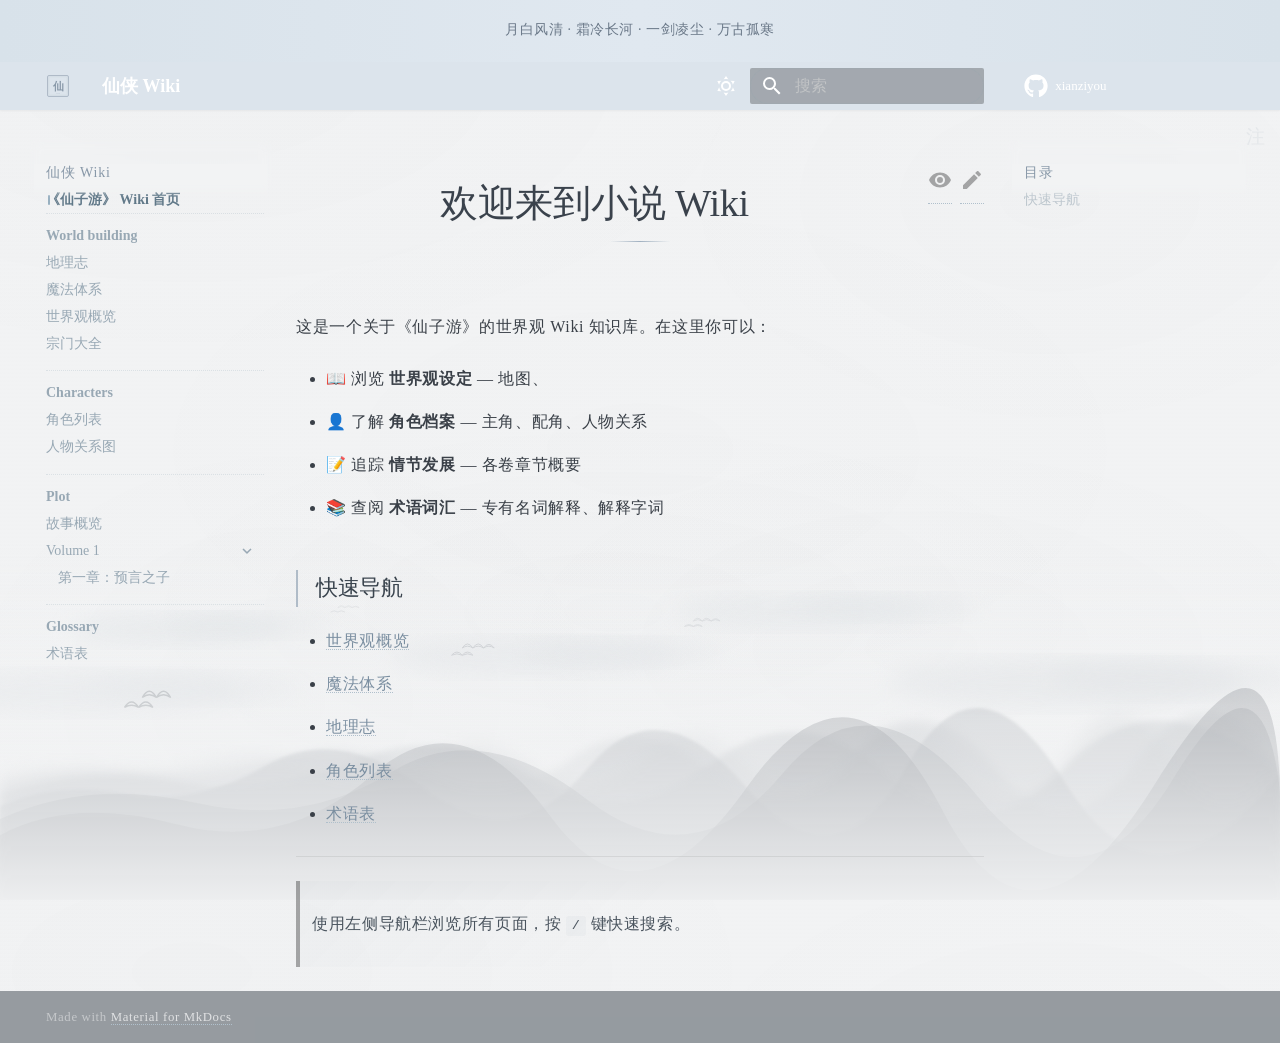
<file: index.html>
<!doctype html>
<html lang="zh" class="no-js">
  <head>
    
      <meta charset="utf-8">
      <meta name="viewport" content="width=device-width,initial-scale=1">
      
        <meta name="description" content="仙侠世界观 Wiki 知识库">
      
      
      
        <link rel="canonical" href="https://moyutinghualuo.github.io/xianziyou/">
      
      
      
        <link rel="next" href="world-building/geography/">
      
      
        
      
      
      <link rel="icon" href="assets/images/favicon.png">
      <meta name="generator" content="mkdocs-1.6.1, mkdocs-material-9.7.6">
    
    
      
        <title>《仙子游》 Wiki 首页 - 仙侠 Wiki</title>
      
    
    
      <link rel="stylesheet" href="assets/stylesheets/main.484c7ddc.min.css">
      
        
        <link rel="stylesheet" href="assets/stylesheets/palette.ab4e12ef.min.css">
      
      


    
    
      
    
    
      
    
    
      <link rel="stylesheet" href="stylesheets/extra.css">
    
    <script>__md_scope=new URL(".",location),__md_hash=e=>[...e].reduce(((e,_)=>(e<<5)-e+_.charCodeAt(0)),0),__md_get=(e,_=localStorage,t=__md_scope)=>JSON.parse(_.getItem(t.pathname+"."+e)),__md_set=(e,_,t=localStorage,a=__md_scope)=>{try{t.setItem(a.pathname+"."+e,JSON.stringify(_))}catch(e){}}</script>
    
      

    
    
  </head>
  
  
    
    
      
    
    
    
    
    <body dir="ltr" data-md-color-scheme="default" data-md-color-primary="blue-grey" data-md-color-accent="blue-grey">
  
    
    <input class="md-toggle" data-md-toggle="drawer" type="checkbox" id="__drawer" autocomplete="off">
    <input class="md-toggle" data-md-toggle="search" type="checkbox" id="__search" autocomplete="off">
    <label class="md-overlay" for="__drawer"></label>
    <div data-md-component="skip">
      
        
        <a href="#wiki" class="md-skip">
          跳转至
        </a>
      
    </div>
    <div data-md-component="announce">
      
        <aside class="md-banner">
          <div class="md-banner__inner md-grid md-typeset">
            
            
  月白风清 · 霜冷长河 · 一剑凌尘 · 万古孤寒

          </div>
          
        </aside>
      
    </div>
    
    
      

  

<header class="md-header md-header--shadow" data-md-component="header">
  <nav class="md-header__inner md-grid" aria-label="页眉">
    <a href="." title="仙侠 Wiki" class="md-header__button md-logo" aria-label="仙侠 Wiki" data-md-component="logo">
      
  <img src="logo.svg" alt="logo">

    </a>
    <label class="md-header__button md-icon" for="__drawer">
      
      <svg xmlns="http://www.w3.org/2000/svg" viewBox="0 0 24 24"><path d="M3 6h18v2H3zm0 5h18v2H3zm0 5h18v2H3z"/></svg>
    </label>
    <div class="md-header__title" data-md-component="header-title">
      <div class="md-header__ellipsis">
        <div class="md-header__topic">
          <span class="md-ellipsis">
            仙侠 Wiki
          </span>
        </div>
        <div class="md-header__topic" data-md-component="header-topic">
          <span class="md-ellipsis">
            
              《仙子游》 Wiki 首页
            
          </span>
        </div>
      </div>
    </div>
    
      
        <form class="md-header__option" data-md-component="palette">
  
    
    
    
    <input class="md-option" data-md-color-media="(prefers-color-scheme: light)" data-md-color-scheme="default" data-md-color-primary="blue-grey" data-md-color-accent="blue-grey"  aria-label="切换至暗色模式"  type="radio" name="__palette" id="__palette_0">
    
      <label class="md-header__button md-icon" title="切换至暗色模式" for="__palette_1" hidden>
        <svg xmlns="http://www.w3.org/2000/svg" viewBox="0 0 24 24"><path d="M12 7a5 5 0 0 1 5 5 5 5 0 0 1-5 5 5 5 0 0 1-5-5 5 5 0 0 1 5-5m0 2a3 3 0 0 0-3 3 3 3 0 0 0 3 3 3 3 0 0 0 3-3 3 3 0 0 0-3-3m0-7 2.39 3.42C13.65 5.15 12.84 5 12 5s-1.65.15-2.39.42zM3.34 7l4.16-.35A7.2 7.2 0 0 0 5.94 8.5c-.44.74-.69 1.5-.83 2.29zm.02 10 1.76-3.77a7.131 7.131 0 0 0 2.38 4.14zM20.65 7l-1.77 3.79a7.02 7.02 0 0 0-2.38-4.15zm-.01 10-4.14.36c.59-.51 1.12-1.14 1.54-1.86.42-.73.69-1.5.83-2.29zM12 22l-2.41-3.44c.74.27 1.55.44 2.41.44.82 0 1.63-.17 2.37-.44z"/></svg>
      </label>
    
  
    
    
    
    <input class="md-option" data-md-color-media="(prefers-color-scheme: dark)" data-md-color-scheme="slate" data-md-color-primary="blue-grey" data-md-color-accent="blue-grey"  aria-label="切换至亮色模式"  type="radio" name="__palette" id="__palette_1">
    
      <label class="md-header__button md-icon" title="切换至亮色模式" for="__palette_0" hidden>
        <svg xmlns="http://www.w3.org/2000/svg" viewBox="0 0 24 24"><path d="m17.75 4.09-2.53 1.94.91 3.06-2.63-1.81-2.63 1.81.91-3.06-2.53-1.94L12.44 4l1.06-3 1.06 3zm3.5 6.91-1.64 1.25.59 1.98-1.7-1.17-1.7 1.17.59-1.98L15.75 11l2.06-.05L18.5 9l.69 1.95zm-2.28 4.95c.83-.08 1.72 1.1 1.19 1.85-.32.45-.66.87-1.08 1.27C15.17 23 8.84 23 4.94 19.07c-3.91-3.9-3.91-10.24 0-14.14.4-.4.82-.76 1.27-1.08.75-.53 1.93.36 1.85 1.19-.27 2.86.69 5.83 2.89 8.02a9.96 9.96 0 0 0 8.02 2.89m-1.64 2.02a12.08 12.08 0 0 1-7.8-3.47c-2.17-2.19-3.33-5-3.49-7.82-2.81 3.14-2.7 7.96.31 10.98 3.02 3.01 7.84 3.12 10.98.31"/></svg>
      </label>
    
  
</form>
      
    
    
      <script>var palette=__md_get("__palette");if(palette&&palette.color){if("(prefers-color-scheme)"===palette.color.media){var media=matchMedia("(prefers-color-scheme: light)"),input=document.querySelector(media.matches?"[data-md-color-media='(prefers-color-scheme: light)']":"[data-md-color-media='(prefers-color-scheme: dark)']");palette.color.media=input.getAttribute("data-md-color-media"),palette.color.scheme=input.getAttribute("data-md-color-scheme"),palette.color.primary=input.getAttribute("data-md-color-primary"),palette.color.accent=input.getAttribute("data-md-color-accent")}for(var[key,value]of Object.entries(palette.color))document.body.setAttribute("data-md-color-"+key,value)}</script>
    
    
    
      
      
        <label class="md-header__button md-icon" for="__search">
          
          <svg xmlns="http://www.w3.org/2000/svg" viewBox="0 0 24 24"><path d="M9.5 3A6.5 6.5 0 0 1 16 9.5c0 1.61-.59 3.09-1.56 4.23l.27.27h.79l5 5-1.5 1.5-5-5v-.79l-.27-.27A6.52 6.52 0 0 1 9.5 16 6.5 6.5 0 0 1 3 9.5 6.5 6.5 0 0 1 9.5 3m0 2C7 5 5 7 5 9.5S7 14 9.5 14 14 12 14 9.5 12 5 9.5 5"/></svg>
        </label>
        <div class="md-search" data-md-component="search" role="dialog">
  <label class="md-search__overlay" for="__search"></label>
  <div class="md-search__inner" role="search">
    <form class="md-search__form" name="search">
      <input type="text" class="md-search__input" name="query" aria-label="搜索" placeholder="搜索" autocapitalize="off" autocorrect="off" autocomplete="off" spellcheck="false" data-md-component="search-query" required>
      <label class="md-search__icon md-icon" for="__search">
        
        <svg xmlns="http://www.w3.org/2000/svg" viewBox="0 0 24 24"><path d="M9.5 3A6.5 6.5 0 0 1 16 9.5c0 1.61-.59 3.09-1.56 4.23l.27.27h.79l5 5-1.5 1.5-5-5v-.79l-.27-.27A6.52 6.52 0 0 1 9.5 16 6.5 6.5 0 0 1 3 9.5 6.5 6.5 0 0 1 9.5 3m0 2C7 5 5 7 5 9.5S7 14 9.5 14 14 12 14 9.5 12 5 9.5 5"/></svg>
        
        <svg xmlns="http://www.w3.org/2000/svg" viewBox="0 0 24 24"><path d="M20 11v2H8l5.5 5.5-1.42 1.42L4.16 12l7.92-7.92L13.5 5.5 8 11z"/></svg>
      </label>
      <nav class="md-search__options" aria-label="查找">
        
          <a href="javascript:void(0)" class="md-search__icon md-icon" title="分享" aria-label="分享" data-clipboard data-clipboard-text="" data-md-component="search-share" tabindex="-1">
            
            <svg xmlns="http://www.w3.org/2000/svg" viewBox="0 0 24 24"><path d="M18 16.08c-.76 0-1.44.3-1.96.77L8.91 12.7c.05-.23.09-.46.09-.7s-.04-.47-.09-.7l7.05-4.11c.54.5 1.25.81 2.04.81a3 3 0 0 0 3-3 3 3 0 0 0-3-3 3 3 0 0 0-3 3c0 .24.04.47.09.7L8.04 9.81C7.5 9.31 6.79 9 6 9a3 3 0 0 0-3 3 3 3 0 0 0 3 3c.79 0 1.5-.31 2.04-.81l7.12 4.15c-.05.21-.08.43-.08.66 0 1.61 1.31 2.91 2.92 2.91s2.92-1.3 2.92-2.91A2.92 2.92 0 0 0 18 16.08"/></svg>
          </a>
        
        <button type="reset" class="md-search__icon md-icon" title="清空当前内容" aria-label="清空当前内容" tabindex="-1">
          
          <svg xmlns="http://www.w3.org/2000/svg" viewBox="0 0 24 24"><path d="M19 6.41 17.59 5 12 10.59 6.41 5 5 6.41 10.59 12 5 17.59 6.41 19 12 13.41 17.59 19 19 17.59 13.41 12z"/></svg>
        </button>
      </nav>
      
        <div class="md-search__suggest" data-md-component="search-suggest"></div>
      
    </form>
    <div class="md-search__output">
      <div class="md-search__scrollwrap" tabindex="0" data-md-scrollfix>
        <div class="md-search-result" data-md-component="search-result">
          <div class="md-search-result__meta">
            正在初始化搜索引擎
          </div>
          <ol class="md-search-result__list" role="presentation"></ol>
        </div>
      </div>
    </div>
  </div>
</div>
      
    
    
      <div class="md-header__source">
        <a href="https://github.com/moyutinghualuo/xianziyou" title="前往仓库" class="md-source" data-md-component="source">
  <div class="md-source__icon md-icon">
    
    <svg xmlns="http://www.w3.org/2000/svg" viewBox="0 0 512 512"><!--! Font Awesome Free 7.1.0 by @fontawesome - https://fontawesome.com License - https://fontawesome.com/license/free (Icons: CC BY 4.0, Fonts: SIL OFL 1.1, Code: MIT License) Copyright 2025 Fonticons, Inc.--><path d="M173.9 397.4c0 2-2.3 3.6-5.2 3.6-3.3.3-5.6-1.3-5.6-3.6 0-2 2.3-3.6 5.2-3.6 3-.3 5.6 1.3 5.6 3.6m-31.1-4.5c-.7 2 1.3 4.3 4.3 4.9 2.6 1 5.6 0 6.2-2s-1.3-4.3-4.3-5.2c-2.6-.7-5.5.3-6.2 2.3m44.2-1.7c-2.9.7-4.9 2.6-4.6 4.9.3 2 2.9 3.3 5.9 2.6 2.9-.7 4.9-2.6 4.6-4.6-.3-1.9-3-3.2-5.9-2.9M252.8 8C114.1 8 8 113.3 8 252c0 110.9 69.8 205.8 169.5 239.2 12.8 2.3 17.3-5.6 17.3-12.1 0-6.2-.3-40.4-.3-61.4 0 0-70 15-84.7-29.8 0 0-11.4-29.1-27.8-36.6 0 0-22.9-15.7 1.6-15.4 0 0 24.9 2 38.6 25.8 21.9 38.6 58.6 27.5 72.9 20.9 2.3-16 8.8-27.1 16-33.7-55.9-6.2-112.3-14.3-112.3-110.5 0-27.5 7.6-41.3 23.6-58.9-2.6-6.5-11.1-33.3 2.6-67.9 20.9-6.5 69 27 69 27 20-5.6 41.5-8.5 62.8-8.5s42.8 2.9 62.8 8.5c0 0 48.1-33.6 69-27 13.7 34.7 5.2 61.4 2.6 67.9 16 17.7 25.8 31.5 25.8 58.9 0 96.5-58.9 104.2-114.8 110.5 9.2 7.9 17 22.9 17 46.4 0 33.7-.3 75.4-.3 83.6 0 6.5 4.6 14.4 17.3 12.1C436.2 457.8 504 362.9 504 252 504 113.3 391.5 8 252.8 8M105.2 352.9c-1.3 1-1 3.3.7 5.2 1.6 1.6 3.9 2.3 5.2 1 1.3-1 1-3.3-.7-5.2-1.6-1.6-3.9-2.3-5.2-1m-10.8-8.1c-.7 1.3.3 2.9 2.3 3.9 1.6 1 3.6.7 4.3-.7.7-1.3-.3-2.9-2.3-3.9-2-.6-3.6-.3-4.3.7m32.4 35.6c-1.6 1.3-1 4.3 1.3 6.2 2.3 2.3 5.2 2.6 6.5 1 1.3-1.3.7-4.3-1.3-6.2-2.2-2.3-5.2-2.6-6.5-1m-11.4-14.7c-1.6 1-1.6 3.6 0 5.9s4.3 3.3 5.6 2.3c1.6-1.3 1.6-3.9 0-6.2-1.4-2.3-4-3.3-5.6-2"/></svg>
  </div>
  <div class="md-source__repository">
    xianziyou
  </div>
</a>
      </div>
    
  </nav>
  
</header>
    
    <div class="md-container" data-md-component="container">
      
      
        
          
        
      
      <main class="md-main" data-md-component="main">
        <div class="md-main__inner md-grid">
          
            
              
              <div class="md-sidebar md-sidebar--primary" data-md-component="sidebar" data-md-type="navigation" >
                <div class="md-sidebar__scrollwrap">
                  <div class="md-sidebar__inner">
                    



<nav class="md-nav md-nav--primary" aria-label="导航栏" data-md-level="0">
  <label class="md-nav__title" for="__drawer">
    <a href="." title="仙侠 Wiki" class="md-nav__button md-logo" aria-label="仙侠 Wiki" data-md-component="logo">
      
  <img src="logo.svg" alt="logo">

    </a>
    仙侠 Wiki
  </label>
  
    <div class="md-nav__source">
      <a href="https://github.com/moyutinghualuo/xianziyou" title="前往仓库" class="md-source" data-md-component="source">
  <div class="md-source__icon md-icon">
    
    <svg xmlns="http://www.w3.org/2000/svg" viewBox="0 0 512 512"><!--! Font Awesome Free 7.1.0 by @fontawesome - https://fontawesome.com License - https://fontawesome.com/license/free (Icons: CC BY 4.0, Fonts: SIL OFL 1.1, Code: MIT License) Copyright 2025 Fonticons, Inc.--><path d="M173.9 397.4c0 2-2.3 3.6-5.2 3.6-3.3.3-5.6-1.3-5.6-3.6 0-2 2.3-3.6 5.2-3.6 3-.3 5.6 1.3 5.6 3.6m-31.1-4.5c-.7 2 1.3 4.3 4.3 4.9 2.6 1 5.6 0 6.2-2s-1.3-4.3-4.3-5.2c-2.6-.7-5.5.3-6.2 2.3m44.2-1.7c-2.9.7-4.9 2.6-4.6 4.9.3 2 2.9 3.3 5.9 2.6 2.9-.7 4.9-2.6 4.6-4.6-.3-1.9-3-3.2-5.9-2.9M252.8 8C114.1 8 8 113.3 8 252c0 110.9 69.8 205.8 169.5 239.2 12.8 2.3 17.3-5.6 17.3-12.1 0-6.2-.3-40.4-.3-61.4 0 0-70 15-84.7-29.8 0 0-11.4-29.1-27.8-36.6 0 0-22.9-15.7 1.6-15.4 0 0 24.9 2 38.6 25.8 21.9 38.6 58.6 27.5 72.9 20.9 2.3-16 8.8-27.1 16-33.7-55.9-6.2-112.3-14.3-112.3-110.5 0-27.5 7.6-41.3 23.6-58.9-2.6-6.5-11.1-33.3 2.6-67.9 20.9-6.5 69 27 69 27 20-5.6 41.5-8.5 62.8-8.5s42.8 2.9 62.8 8.5c0 0 48.1-33.6 69-27 13.7 34.7 5.2 61.4 2.6 67.9 16 17.7 25.8 31.5 25.8 58.9 0 96.5-58.9 104.2-114.8 110.5 9.2 7.9 17 22.9 17 46.4 0 33.7-.3 75.4-.3 83.6 0 6.5 4.6 14.4 17.3 12.1C436.2 457.8 504 362.9 504 252 504 113.3 391.5 8 252.8 8M105.2 352.9c-1.3 1-1 3.3.7 5.2 1.6 1.6 3.9 2.3 5.2 1 1.3-1 1-3.3-.7-5.2-1.6-1.6-3.9-2.3-5.2-1m-10.8-8.1c-.7 1.3.3 2.9 2.3 3.9 1.6 1 3.6.7 4.3-.7.7-1.3-.3-2.9-2.3-3.9-2-.6-3.6-.3-4.3.7m32.4 35.6c-1.6 1.3-1 4.3 1.3 6.2 2.3 2.3 5.2 2.6 6.5 1 1.3-1.3.7-4.3-1.3-6.2-2.2-2.3-5.2-2.6-6.5-1m-11.4-14.7c-1.6 1-1.6 3.6 0 5.9s4.3 3.3 5.6 2.3c1.6-1.3 1.6-3.9 0-6.2-1.4-2.3-4-3.3-5.6-2"/></svg>
  </div>
  <div class="md-source__repository">
    xianziyou
  </div>
</a>
    </div>
  
  <ul class="md-nav__list" data-md-scrollfix>
    
      
      
  
  
    
  
  
  
    <li class="md-nav__item md-nav__item--active">
      
      <input class="md-nav__toggle md-toggle" type="checkbox" id="__toc">
      
      
        
      
      
        <label class="md-nav__link md-nav__link--active" for="__toc">
          
  
  
  <span class="md-ellipsis">
    
  
    《仙子游》 Wiki 首页
  

    
  </span>
  
  

          <span class="md-nav__icon md-icon"></span>
        </label>
      
      <a href="." class="md-nav__link md-nav__link--active">
        
  
  
  <span class="md-ellipsis">
    
  
    《仙子游》 Wiki 首页
  

    
  </span>
  
  

      </a>
      
        

<nav class="md-nav md-nav--secondary" aria-label="目录">
  
  
  
    
  
  
    <label class="md-nav__title" for="__toc">
      <span class="md-nav__icon md-icon"></span>
      目录
    </label>
    <ul class="md-nav__list" data-md-component="toc" data-md-scrollfix>
      
        <li class="md-nav__item">
  <a href="#_1" class="md-nav__link">
    <span class="md-ellipsis">
      
        快速导航
      
    </span>
  </a>
  
</li>
      
    </ul>
  
</nav>
      
    </li>
  

    
      
      
  
  
  
  
    
    
      
        
      
        
      
        
      
        
      
    
    
    
      
        
        
      
    
    
    <li class="md-nav__item md-nav__item--section md-nav__item--nested">
      
        
        
          
        
        <input class="md-nav__toggle md-toggle md-toggle--indeterminate" type="checkbox" id="__nav_2" >
        
          
          <label class="md-nav__link" for="__nav_2" id="__nav_2_label" tabindex="">
            
  
  
  <span class="md-ellipsis">
    
  
    World building
  

    
  </span>
  
  

            <span class="md-nav__icon md-icon"></span>
          </label>
        
        <nav class="md-nav" data-md-level="1" aria-labelledby="__nav_2_label" aria-expanded="false">
          <label class="md-nav__title" for="__nav_2">
            <span class="md-nav__icon md-icon"></span>
            
  
    World building
  

          </label>
          <ul class="md-nav__list" data-md-scrollfix>
            
              
                
  
  
  
  
    <li class="md-nav__item">
      <a href="world-building/geography/" class="md-nav__link">
        
  
  
  <span class="md-ellipsis">
    
  
    地理志
  

    
  </span>
  
  

      </a>
    </li>
  

              
            
              
                
  
  
  
  
    <li class="md-nav__item">
      <a href="world-building/magic-system/" class="md-nav__link">
        
  
  
  <span class="md-ellipsis">
    
  
    魔法体系
  

    
  </span>
  
  

      </a>
    </li>
  

              
            
              
                
  
  
  
  
    <li class="md-nav__item">
      <a href="world-building/overview/" class="md-nav__link">
        
  
  
  <span class="md-ellipsis">
    
  
    世界观概览
  

    
  </span>
  
  

      </a>
    </li>
  

              
            
              
                
  
  
  
  
    <li class="md-nav__item">
      <a href="world-building/sects/" class="md-nav__link">
        
  
  
  <span class="md-ellipsis">
    
  
    宗门大全
  

    
  </span>
  
  

      </a>
    </li>
  

              
            
          </ul>
        </nav>
      
    </li>
  

    
      
      
  
  
  
  
    
    
      
        
      
        
      
    
    
    
      
        
        
      
    
    
    <li class="md-nav__item md-nav__item--section md-nav__item--nested">
      
        
        
          
        
        <input class="md-nav__toggle md-toggle md-toggle--indeterminate" type="checkbox" id="__nav_3" >
        
          
          <label class="md-nav__link" for="__nav_3" id="__nav_3_label" tabindex="">
            
  
  
  <span class="md-ellipsis">
    
  
    Characters
  

    
  </span>
  
  

            <span class="md-nav__icon md-icon"></span>
          </label>
        
        <nav class="md-nav" data-md-level="1" aria-labelledby="__nav_3_label" aria-expanded="false">
          <label class="md-nav__title" for="__nav_3">
            <span class="md-nav__icon md-icon"></span>
            
  
    Characters
  

          </label>
          <ul class="md-nav__list" data-md-scrollfix>
            
              
                
  
  
  
  
    <li class="md-nav__item">
      <a href="characters/characters/" class="md-nav__link">
        
  
  
  <span class="md-ellipsis">
    
  
    角色列表
  

    
  </span>
  
  

      </a>
    </li>
  

              
            
              
                
  
  
  
  
    <li class="md-nav__item">
      <a href="characters/relationships/" class="md-nav__link">
        
  
  
  <span class="md-ellipsis">
    
  
    人物关系图
  

    
  </span>
  
  

      </a>
    </li>
  

              
            
          </ul>
        </nav>
      
    </li>
  

    
      
      
  
  
  
  
    
    
      
        
      
        
      
    
    
    
      
        
        
      
    
    
    <li class="md-nav__item md-nav__item--section md-nav__item--nested">
      
        
        
          
        
        <input class="md-nav__toggle md-toggle md-toggle--indeterminate" type="checkbox" id="__nav_4" >
        
          
          <label class="md-nav__link" for="__nav_4" id="__nav_4_label" tabindex="">
            
  
  
  <span class="md-ellipsis">
    
  
    Plot
  

    
  </span>
  
  

            <span class="md-nav__icon md-icon"></span>
          </label>
        
        <nav class="md-nav" data-md-level="1" aria-labelledby="__nav_4_label" aria-expanded="false">
          <label class="md-nav__title" for="__nav_4">
            <span class="md-nav__icon md-icon"></span>
            
  
    Plot
  

          </label>
          <ul class="md-nav__list" data-md-scrollfix>
            
              
                
  
  
  
  
    <li class="md-nav__item">
      <a href="plot/overview/" class="md-nav__link">
        
  
  
  <span class="md-ellipsis">
    
  
    故事概览
  

    
  </span>
  
  

      </a>
    </li>
  

              
            
              
                
  
  
  
  
    
    
      
        
      
    
    
    
      
    
    
    <li class="md-nav__item md-nav__item--nested">
      
        
        
          
        
        <input class="md-nav__toggle md-toggle md-toggle--indeterminate" type="checkbox" id="__nav_4_2" >
        
          
          <label class="md-nav__link" for="__nav_4_2" id="__nav_4_2_label" tabindex="0">
            
  
  
  <span class="md-ellipsis">
    
  
    Volume 1
  

    
  </span>
  
  

            <span class="md-nav__icon md-icon"></span>
          </label>
        
        <nav class="md-nav" data-md-level="2" aria-labelledby="__nav_4_2_label" aria-expanded="false">
          <label class="md-nav__title" for="__nav_4_2">
            <span class="md-nav__icon md-icon"></span>
            
  
    Volume 1
  

          </label>
          <ul class="md-nav__list" data-md-scrollfix>
            
              
                
  
  
  
  
    <li class="md-nav__item">
      <a href="plot/volume-1/chapter-01/" class="md-nav__link">
        
  
  
  <span class="md-ellipsis">
    
  
    第一章：预言之子
  

    
  </span>
  
  

      </a>
    </li>
  

              
            
          </ul>
        </nav>
      
    </li>
  

              
            
          </ul>
        </nav>
      
    </li>
  

    
      
      
  
  
  
  
    
    
      
        
      
    
    
    
      
        
        
      
    
    
    <li class="md-nav__item md-nav__item--section md-nav__item--nested">
      
        
        
          
        
        <input class="md-nav__toggle md-toggle md-toggle--indeterminate" type="checkbox" id="__nav_5" >
        
          
          <label class="md-nav__link" for="__nav_5" id="__nav_5_label" tabindex="">
            
  
  
  <span class="md-ellipsis">
    
  
    Glossary
  

    
  </span>
  
  

            <span class="md-nav__icon md-icon"></span>
          </label>
        
        <nav class="md-nav" data-md-level="1" aria-labelledby="__nav_5_label" aria-expanded="false">
          <label class="md-nav__title" for="__nav_5">
            <span class="md-nav__icon md-icon"></span>
            
  
    Glossary
  

          </label>
          <ul class="md-nav__list" data-md-scrollfix>
            
              
                
  
  
  
  
    <li class="md-nav__item">
      <a href="glossary/terms/" class="md-nav__link">
        
  
  
  <span class="md-ellipsis">
    
  
    术语表
  

    
  </span>
  
  

      </a>
    </li>
  

              
            
          </ul>
        </nav>
      
    </li>
  

    
  </ul>
</nav>
                  </div>
                </div>
              </div>
            
            
              
              <div class="md-sidebar md-sidebar--secondary" data-md-component="sidebar" data-md-type="toc" >
                <div class="md-sidebar__scrollwrap">
                  <div class="md-sidebar__inner">
                    

<nav class="md-nav md-nav--secondary" aria-label="目录">
  
  
  
    
  
  
    <label class="md-nav__title" for="__toc">
      <span class="md-nav__icon md-icon"></span>
      目录
    </label>
    <ul class="md-nav__list" data-md-component="toc" data-md-scrollfix>
      
        <li class="md-nav__item">
  <a href="#_1" class="md-nav__link">
    <span class="md-ellipsis">
      
        快速导航
      
    </span>
  </a>
  
</li>
      
    </ul>
  
</nav>
                  </div>
                </div>
              </div>
            
          
          
            <div class="md-content" data-md-component="content">
              
              <article class="md-content__inner md-typeset">
                
  
                  


  
    <a href="https://github.com/moyutinghualuo/xianziyou/edit/main/docs/index.md" title="编辑此页" class="md-content__button md-icon" rel="edit">
      
      <svg xmlns="http://www.w3.org/2000/svg" viewBox="0 0 24 24"><path d="M20.71 7.04c.39-.39.39-1.04 0-1.41l-2.34-2.34c-.37-.39-1.02-.39-1.41 0l-1.84 1.83 3.75 3.75M3 17.25V21h3.75L17.81 9.93l-3.75-3.75z"/></svg>
    </a>
  
  
    
      
    
    <a href="https://github.com/moyutinghualuo/xianziyou/raw/main/docs/index.md" title="查看本页的源代码" class="md-content__button md-icon">
      
      <svg xmlns="http://www.w3.org/2000/svg" viewBox="0 0 24 24"><path d="M12 9a3 3 0 0 0-3 3 3 3 0 0 0 3 3 3 3 0 0 0 3-3 3 3 0 0 0-3-3m0 8a5 5 0 0 1-5-5 5 5 0 0 1 5-5 5 5 0 0 1 5 5 5 5 0 0 1-5 5m0-12.5C7 4.5 2.73 7.61 1 12c1.73 4.39 6 7.5 11 7.5s9.27-3.11 11-7.5c-1.73-4.39-6-7.5-11-7.5"/></svg>
    </a>
  


<h1 id="wiki">欢迎来到小说 Wiki<a class="headerlink" href="#wiki" title="Permanent link">¶</a></h1>
<p>这是一个关于《仙子游》的世界观 Wiki 知识库。在这里你可以：</p>
<ul>
<li>📖 浏览 <strong>世界观设定</strong> — 地图、</li>
<li>👤 了解 <strong>角色档案</strong> — 主角、配角、人物关系</li>
<li>📝 追踪 <strong>情节发展</strong> — 各卷章节概要</li>
<li>📚 查阅 <strong>术语词汇</strong> — 专有名词解释、解释字词</li>
</ul>
<h2 id="_1">快速导航<a class="headerlink" href="#_1" title="Permanent link">¶</a></h2>
<ul>
<li><a href="world-building/overview/">世界观概览</a></li>
<li><a href="world-building/magic-system/">魔法体系</a></li>
<li><a href="world-building/geography/">地理志</a></li>
<li><a href="characters/characters/">角色列表</a></li>
<li><a href="glossary/terms/">术语表</a></li>
</ul>
<hr />
<blockquote>
<p>使用左侧导航栏浏览所有页面，按 <code>/</code> 键快速搜索。</p>
</blockquote>







  
  






                

  <!-- Giscus 评论系统 -->
  
  <script src="https://giscus.app/client.js"
    data-repo="moyutinghualuo/xianziyou"
    data-repo-id="1272264260"
    data-category="Discussions"
    data-category-id="DIC_kwzOEAAVyM4CeYvP"
    data-mapping="pathname"
    data-reactions-enabled="True"
    data-emit-metadata="False"
    data-input-position="top"
    data-theme="auto"
    data-lang="zh-CN"
    crossorigin="anonymous"
    async>
  </script>
  

              </article>
            </div>
          
          
<script>var target=document.getElementById(location.hash.slice(1));target&&target.name&&(target.checked=target.name.startsWith("__tabbed_"))</script>
        </div>
        
          <button type="button" class="md-top md-icon" data-md-component="top" hidden>
  
  <svg xmlns="http://www.w3.org/2000/svg" viewBox="0 0 24 24"><path d="M13 20h-2V8l-5.5 5.5-1.42-1.42L12 4.16l7.92 7.92-1.42 1.42L13 8z"/></svg>
  回到页面顶部
</button>
        
      </main>
      
        <footer class="md-footer">
  
  <div class="md-footer-meta md-typeset">
    <div class="md-footer-meta__inner md-grid">
      <div class="md-copyright">
  
  
    Made with
    <a href="https://squidfunk.github.io/mkdocs-material/" target="_blank" rel="noopener">
      Material for MkDocs
    </a>
  
</div>
      
    </div>
  </div>
</footer>
      
    </div>
    <div class="md-dialog" data-md-component="dialog">
      <div class="md-dialog__inner md-typeset"></div>
    </div>
    
    
    
      
      
      <script id="__config" type="application/json">{"annotate": null, "base": ".", "features": ["navigation.sections", "navigation.expand", "navigation.indexes", "navigation.top", "navigation.tracking", "navigation.instant", "navigation.instant.prefetch", "search.suggest", "search.highlight", "search.share", "content.code.copy", "content.code.select", "content.action.edit", "content.action.view"], "search": "assets/javascripts/workers/search.2c215733.min.js", "tags": null, "translations": {"clipboard.copied": "\u5df2\u590d\u5236", "clipboard.copy": "\u590d\u5236", "search.result.more.one": "\u5728\u8be5\u9875\u4e0a\u8fd8\u6709 1 \u4e2a\u7b26\u5408\u6761\u4ef6\u7684\u7ed3\u679c", "search.result.more.other": "\u5728\u8be5\u9875\u4e0a\u8fd8\u6709 # \u4e2a\u7b26\u5408\u6761\u4ef6\u7684\u7ed3\u679c", "search.result.none": "\u6ca1\u6709\u627e\u5230\u7b26\u5408\u6761\u4ef6\u7684\u7ed3\u679c", "search.result.one": "\u627e\u5230 1 \u4e2a\u7b26\u5408\u6761\u4ef6\u7684\u7ed3\u679c", "search.result.other": "# \u4e2a\u7b26\u5408\u6761\u4ef6\u7684\u7ed3\u679c", "search.result.placeholder": "\u952e\u5165\u4ee5\u5f00\u59cb\u641c\u7d22", "search.result.term.missing": "\u7f3a\u5c11", "select.version": "\u9009\u62e9\u5f53\u524d\u7248\u672c"}, "version": null}</script>
    
    
      <script src="assets/javascripts/bundle.79ae519e.min.js"></script>
      
    
  </body>
</html>
</file>
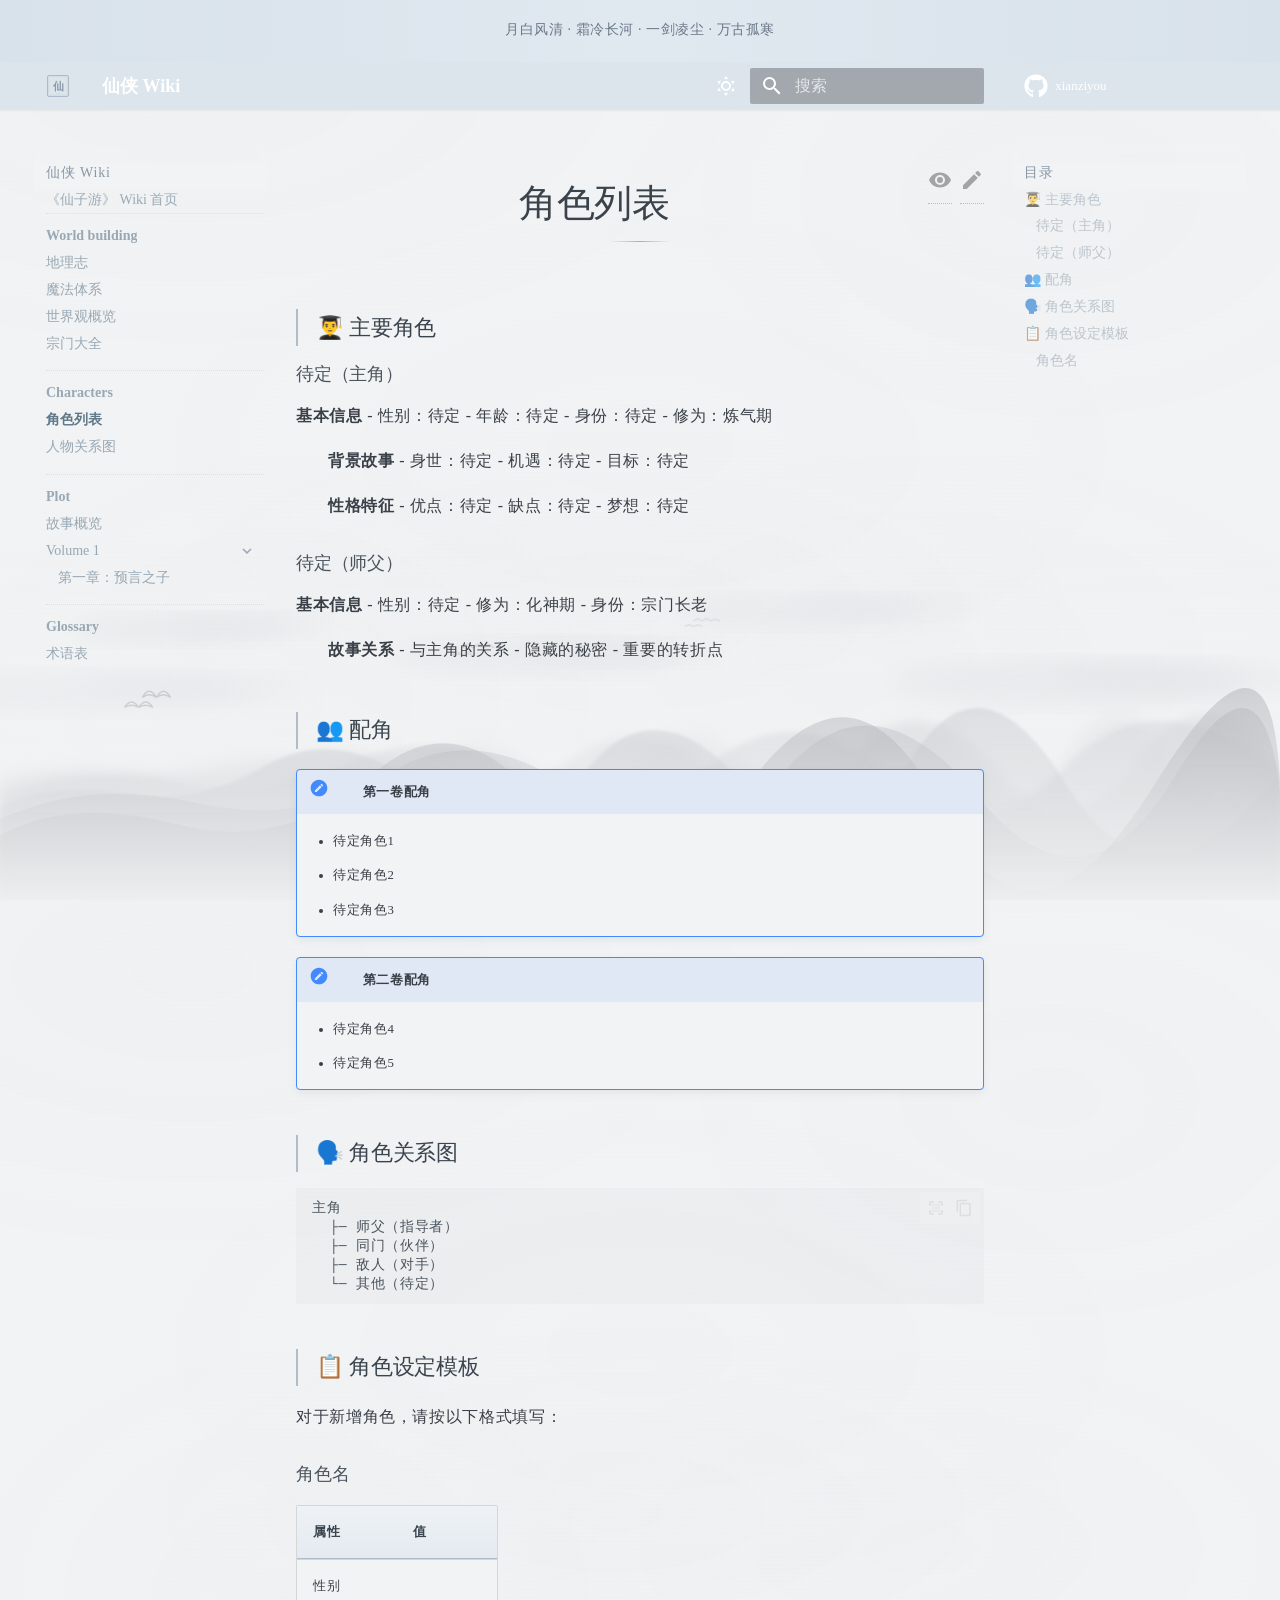
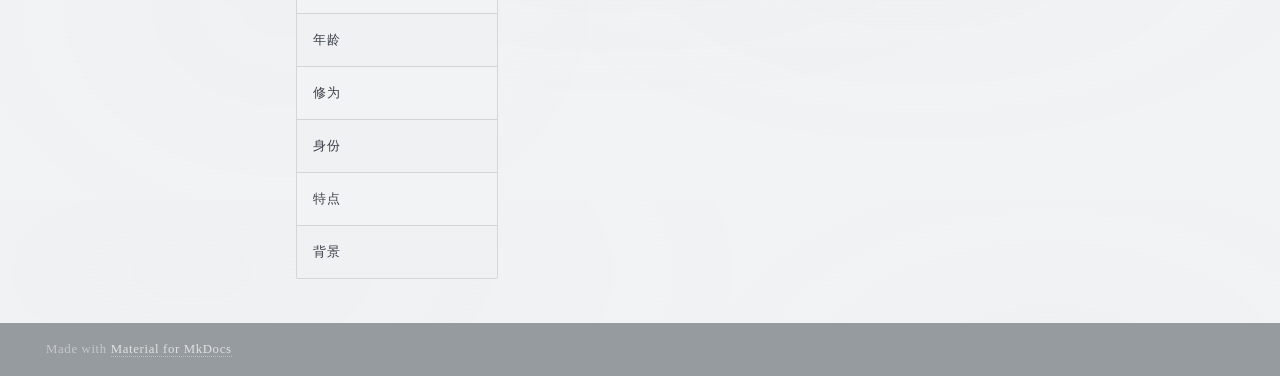
<file: characters/characters/index.html>
<!doctype html>
<html lang="zh" class="no-js">
  <head>
    
      <meta charset="utf-8">
      <meta name="viewport" content="width=device-width,initial-scale=1">
      
        <meta name="description" content="故事中的重要人物及其简介">
      
      
      
        <link rel="canonical" href="https://moyutinghualuo.github.io/xianziyou/characters/characters/">
      
      
        <link rel="prev" href="../../world-building/sects/">
      
      
        <link rel="next" href="../relationships/">
      
      
        
      
      
      <link rel="icon" href="../../assets/images/favicon.png">
      <meta name="generator" content="mkdocs-1.6.1, mkdocs-material-9.7.6">
    
    
      
        <title>角色列表 - 仙侠 Wiki</title>
      
    
    
      <link rel="stylesheet" href="../../assets/stylesheets/main.484c7ddc.min.css">
      
        
        <link rel="stylesheet" href="../../assets/stylesheets/palette.ab4e12ef.min.css">
      
      


    
    
      
    
    
      
    
    
      <link rel="stylesheet" href="../../stylesheets/extra.css">
    
    <script>__md_scope=new URL("../..",location),__md_hash=e=>[...e].reduce(((e,_)=>(e<<5)-e+_.charCodeAt(0)),0),__md_get=(e,_=localStorage,t=__md_scope)=>JSON.parse(_.getItem(t.pathname+"."+e)),__md_set=(e,_,t=localStorage,a=__md_scope)=>{try{t.setItem(a.pathname+"."+e,JSON.stringify(_))}catch(e){}}</script>
    
      

    
    
  </head>
  
  
    
    
      
    
    
    
    
    <body dir="ltr" data-md-color-scheme="default" data-md-color-primary="blue-grey" data-md-color-accent="blue-grey">
  
    
    <input class="md-toggle" data-md-toggle="drawer" type="checkbox" id="__drawer" autocomplete="off">
    <input class="md-toggle" data-md-toggle="search" type="checkbox" id="__search" autocomplete="off">
    <label class="md-overlay" for="__drawer"></label>
    <div data-md-component="skip">
      
        
        <a href="#_1" class="md-skip">
          跳转至
        </a>
      
    </div>
    <div data-md-component="announce">
      
        <aside class="md-banner">
          <div class="md-banner__inner md-grid md-typeset">
            
            
  月白风清 · 霜冷长河 · 一剑凌尘 · 万古孤寒

          </div>
          
        </aside>
      
    </div>
    
    
      

  

<header class="md-header md-header--shadow" data-md-component="header">
  <nav class="md-header__inner md-grid" aria-label="页眉">
    <a href="../.." title="仙侠 Wiki" class="md-header__button md-logo" aria-label="仙侠 Wiki" data-md-component="logo">
      
  <img src="../../logo.svg" alt="logo">

    </a>
    <label class="md-header__button md-icon" for="__drawer">
      
      <svg xmlns="http://www.w3.org/2000/svg" viewBox="0 0 24 24"><path d="M3 6h18v2H3zm0 5h18v2H3zm0 5h18v2H3z"/></svg>
    </label>
    <div class="md-header__title" data-md-component="header-title">
      <div class="md-header__ellipsis">
        <div class="md-header__topic">
          <span class="md-ellipsis">
            仙侠 Wiki
          </span>
        </div>
        <div class="md-header__topic" data-md-component="header-topic">
          <span class="md-ellipsis">
            
              角色列表
            
          </span>
        </div>
      </div>
    </div>
    
      
        <form class="md-header__option" data-md-component="palette">
  
    
    
    
    <input class="md-option" data-md-color-media="(prefers-color-scheme: light)" data-md-color-scheme="default" data-md-color-primary="blue-grey" data-md-color-accent="blue-grey"  aria-label="切换至暗色模式"  type="radio" name="__palette" id="__palette_0">
    
      <label class="md-header__button md-icon" title="切换至暗色模式" for="__palette_1" hidden>
        <svg xmlns="http://www.w3.org/2000/svg" viewBox="0 0 24 24"><path d="M12 7a5 5 0 0 1 5 5 5 5 0 0 1-5 5 5 5 0 0 1-5-5 5 5 0 0 1 5-5m0 2a3 3 0 0 0-3 3 3 3 0 0 0 3 3 3 3 0 0 0 3-3 3 3 0 0 0-3-3m0-7 2.39 3.42C13.65 5.15 12.84 5 12 5s-1.65.15-2.39.42zM3.34 7l4.16-.35A7.2 7.2 0 0 0 5.94 8.5c-.44.74-.69 1.5-.83 2.29zm.02 10 1.76-3.77a7.131 7.131 0 0 0 2.38 4.14zM20.65 7l-1.77 3.79a7.02 7.02 0 0 0-2.38-4.15zm-.01 10-4.14.36c.59-.51 1.12-1.14 1.54-1.86.42-.73.69-1.5.83-2.29zM12 22l-2.41-3.44c.74.27 1.55.44 2.41.44.82 0 1.63-.17 2.37-.44z"/></svg>
      </label>
    
  
    
    
    
    <input class="md-option" data-md-color-media="(prefers-color-scheme: dark)" data-md-color-scheme="slate" data-md-color-primary="blue-grey" data-md-color-accent="blue-grey"  aria-label="切换至亮色模式"  type="radio" name="__palette" id="__palette_1">
    
      <label class="md-header__button md-icon" title="切换至亮色模式" for="__palette_0" hidden>
        <svg xmlns="http://www.w3.org/2000/svg" viewBox="0 0 24 24"><path d="m17.75 4.09-2.53 1.94.91 3.06-2.63-1.81-2.63 1.81.91-3.06-2.53-1.94L12.44 4l1.06-3 1.06 3zm3.5 6.91-1.64 1.25.59 1.98-1.7-1.17-1.7 1.17.59-1.98L15.75 11l2.06-.05L18.5 9l.69 1.95zm-2.28 4.95c.83-.08 1.72 1.1 1.19 1.85-.32.45-.66.87-1.08 1.27C15.17 23 8.84 23 4.94 19.07c-3.91-3.9-3.91-10.24 0-14.14.4-.4.82-.76 1.27-1.08.75-.53 1.93.36 1.85 1.19-.27 2.86.69 5.83 2.89 8.02a9.96 9.96 0 0 0 8.02 2.89m-1.64 2.02a12.08 12.08 0 0 1-7.8-3.47c-2.17-2.19-3.33-5-3.49-7.82-2.81 3.14-2.7 7.96.31 10.98 3.02 3.01 7.84 3.12 10.98.31"/></svg>
      </label>
    
  
</form>
      
    
    
      <script>var palette=__md_get("__palette");if(palette&&palette.color){if("(prefers-color-scheme)"===palette.color.media){var media=matchMedia("(prefers-color-scheme: light)"),input=document.querySelector(media.matches?"[data-md-color-media='(prefers-color-scheme: light)']":"[data-md-color-media='(prefers-color-scheme: dark)']");palette.color.media=input.getAttribute("data-md-color-media"),palette.color.scheme=input.getAttribute("data-md-color-scheme"),palette.color.primary=input.getAttribute("data-md-color-primary"),palette.color.accent=input.getAttribute("data-md-color-accent")}for(var[key,value]of Object.entries(palette.color))document.body.setAttribute("data-md-color-"+key,value)}</script>
    
    
    
      
      
        <label class="md-header__button md-icon" for="__search">
          
          <svg xmlns="http://www.w3.org/2000/svg" viewBox="0 0 24 24"><path d="M9.5 3A6.5 6.5 0 0 1 16 9.5c0 1.61-.59 3.09-1.56 4.23l.27.27h.79l5 5-1.5 1.5-5-5v-.79l-.27-.27A6.52 6.52 0 0 1 9.5 16 6.5 6.5 0 0 1 3 9.5 6.5 6.5 0 0 1 9.5 3m0 2C7 5 5 7 5 9.5S7 14 9.5 14 14 12 14 9.5 12 5 9.5 5"/></svg>
        </label>
        <div class="md-search" data-md-component="search" role="dialog">
  <label class="md-search__overlay" for="__search"></label>
  <div class="md-search__inner" role="search">
    <form class="md-search__form" name="search">
      <input type="text" class="md-search__input" name="query" aria-label="搜索" placeholder="搜索" autocapitalize="off" autocorrect="off" autocomplete="off" spellcheck="false" data-md-component="search-query" required>
      <label class="md-search__icon md-icon" for="__search">
        
        <svg xmlns="http://www.w3.org/2000/svg" viewBox="0 0 24 24"><path d="M9.5 3A6.5 6.5 0 0 1 16 9.5c0 1.61-.59 3.09-1.56 4.23l.27.27h.79l5 5-1.5 1.5-5-5v-.79l-.27-.27A6.52 6.52 0 0 1 9.5 16 6.5 6.5 0 0 1 3 9.5 6.5 6.5 0 0 1 9.5 3m0 2C7 5 5 7 5 9.5S7 14 9.5 14 14 12 14 9.5 12 5 9.5 5"/></svg>
        
        <svg xmlns="http://www.w3.org/2000/svg" viewBox="0 0 24 24"><path d="M20 11v2H8l5.5 5.5-1.42 1.42L4.16 12l7.92-7.92L13.5 5.5 8 11z"/></svg>
      </label>
      <nav class="md-search__options" aria-label="查找">
        
          <a href="javascript:void(0)" class="md-search__icon md-icon" title="分享" aria-label="分享" data-clipboard data-clipboard-text="" data-md-component="search-share" tabindex="-1">
            
            <svg xmlns="http://www.w3.org/2000/svg" viewBox="0 0 24 24"><path d="M18 16.08c-.76 0-1.44.3-1.96.77L8.91 12.7c.05-.23.09-.46.09-.7s-.04-.47-.09-.7l7.05-4.11c.54.5 1.25.81 2.04.81a3 3 0 0 0 3-3 3 3 0 0 0-3-3 3 3 0 0 0-3 3c0 .24.04.47.09.7L8.04 9.81C7.5 9.31 6.79 9 6 9a3 3 0 0 0-3 3 3 3 0 0 0 3 3c.79 0 1.5-.31 2.04-.81l7.12 4.15c-.05.21-.08.43-.08.66 0 1.61 1.31 2.91 2.92 2.91s2.92-1.3 2.92-2.91A2.92 2.92 0 0 0 18 16.08"/></svg>
          </a>
        
        <button type="reset" class="md-search__icon md-icon" title="清空当前内容" aria-label="清空当前内容" tabindex="-1">
          
          <svg xmlns="http://www.w3.org/2000/svg" viewBox="0 0 24 24"><path d="M19 6.41 17.59 5 12 10.59 6.41 5 5 6.41 10.59 12 5 17.59 6.41 19 12 13.41 17.59 19 19 17.59 13.41 12z"/></svg>
        </button>
      </nav>
      
        <div class="md-search__suggest" data-md-component="search-suggest"></div>
      
    </form>
    <div class="md-search__output">
      <div class="md-search__scrollwrap" tabindex="0" data-md-scrollfix>
        <div class="md-search-result" data-md-component="search-result">
          <div class="md-search-result__meta">
            正在初始化搜索引擎
          </div>
          <ol class="md-search-result__list" role="presentation"></ol>
        </div>
      </div>
    </div>
  </div>
</div>
      
    
    
      <div class="md-header__source">
        <a href="https://github.com/moyutinghualuo/xianziyou" title="前往仓库" class="md-source" data-md-component="source">
  <div class="md-source__icon md-icon">
    
    <svg xmlns="http://www.w3.org/2000/svg" viewBox="0 0 512 512"><!--! Font Awesome Free 7.1.0 by @fontawesome - https://fontawesome.com License - https://fontawesome.com/license/free (Icons: CC BY 4.0, Fonts: SIL OFL 1.1, Code: MIT License) Copyright 2025 Fonticons, Inc.--><path d="M173.9 397.4c0 2-2.3 3.6-5.2 3.6-3.3.3-5.6-1.3-5.6-3.6 0-2 2.3-3.6 5.2-3.6 3-.3 5.6 1.3 5.6 3.6m-31.1-4.5c-.7 2 1.3 4.3 4.3 4.9 2.6 1 5.6 0 6.2-2s-1.3-4.3-4.3-5.2c-2.6-.7-5.5.3-6.2 2.3m44.2-1.7c-2.9.7-4.9 2.6-4.6 4.9.3 2 2.9 3.3 5.9 2.6 2.9-.7 4.9-2.6 4.6-4.6-.3-1.9-3-3.2-5.9-2.9M252.8 8C114.1 8 8 113.3 8 252c0 110.9 69.8 205.8 169.5 239.2 12.8 2.3 17.3-5.6 17.3-12.1 0-6.2-.3-40.4-.3-61.4 0 0-70 15-84.7-29.8 0 0-11.4-29.1-27.8-36.6 0 0-22.9-15.7 1.6-15.4 0 0 24.9 2 38.6 25.8 21.9 38.6 58.6 27.5 72.9 20.9 2.3-16 8.8-27.1 16-33.7-55.9-6.2-112.3-14.3-112.3-110.5 0-27.5 7.6-41.3 23.6-58.9-2.6-6.5-11.1-33.3 2.6-67.9 20.9-6.5 69 27 69 27 20-5.6 41.5-8.5 62.8-8.5s42.8 2.9 62.8 8.5c0 0 48.1-33.6 69-27 13.7 34.7 5.2 61.4 2.6 67.9 16 17.7 25.8 31.5 25.8 58.9 0 96.5-58.9 104.2-114.8 110.5 9.2 7.9 17 22.9 17 46.4 0 33.7-.3 75.4-.3 83.6 0 6.5 4.6 14.4 17.3 12.1C436.2 457.8 504 362.9 504 252 504 113.3 391.5 8 252.8 8M105.2 352.9c-1.3 1-1 3.3.7 5.2 1.6 1.6 3.9 2.3 5.2 1 1.3-1 1-3.3-.7-5.2-1.6-1.6-3.9-2.3-5.2-1m-10.8-8.1c-.7 1.3.3 2.9 2.3 3.9 1.6 1 3.6.7 4.3-.7.7-1.3-.3-2.9-2.3-3.9-2-.6-3.6-.3-4.3.7m32.4 35.6c-1.6 1.3-1 4.3 1.3 6.2 2.3 2.3 5.2 2.6 6.5 1 1.3-1.3.7-4.3-1.3-6.2-2.2-2.3-5.2-2.6-6.5-1m-11.4-14.7c-1.6 1-1.6 3.6 0 5.9s4.3 3.3 5.6 2.3c1.6-1.3 1.6-3.9 0-6.2-1.4-2.3-4-3.3-5.6-2"/></svg>
  </div>
  <div class="md-source__repository">
    xianziyou
  </div>
</a>
      </div>
    
  </nav>
  
</header>
    
    <div class="md-container" data-md-component="container">
      
      
        
          
        
      
      <main class="md-main" data-md-component="main">
        <div class="md-main__inner md-grid">
          
            
              
              <div class="md-sidebar md-sidebar--primary" data-md-component="sidebar" data-md-type="navigation" >
                <div class="md-sidebar__scrollwrap">
                  <div class="md-sidebar__inner">
                    



<nav class="md-nav md-nav--primary" aria-label="导航栏" data-md-level="0">
  <label class="md-nav__title" for="__drawer">
    <a href="../.." title="仙侠 Wiki" class="md-nav__button md-logo" aria-label="仙侠 Wiki" data-md-component="logo">
      
  <img src="../../logo.svg" alt="logo">

    </a>
    仙侠 Wiki
  </label>
  
    <div class="md-nav__source">
      <a href="https://github.com/moyutinghualuo/xianziyou" title="前往仓库" class="md-source" data-md-component="source">
  <div class="md-source__icon md-icon">
    
    <svg xmlns="http://www.w3.org/2000/svg" viewBox="0 0 512 512"><!--! Font Awesome Free 7.1.0 by @fontawesome - https://fontawesome.com License - https://fontawesome.com/license/free (Icons: CC BY 4.0, Fonts: SIL OFL 1.1, Code: MIT License) Copyright 2025 Fonticons, Inc.--><path d="M173.9 397.4c0 2-2.3 3.6-5.2 3.6-3.3.3-5.6-1.3-5.6-3.6 0-2 2.3-3.6 5.2-3.6 3-.3 5.6 1.3 5.6 3.6m-31.1-4.5c-.7 2 1.3 4.3 4.3 4.9 2.6 1 5.6 0 6.2-2s-1.3-4.3-4.3-5.2c-2.6-.7-5.5.3-6.2 2.3m44.2-1.7c-2.9.7-4.9 2.6-4.6 4.9.3 2 2.9 3.3 5.9 2.6 2.9-.7 4.9-2.6 4.6-4.6-.3-1.9-3-3.2-5.9-2.9M252.8 8C114.1 8 8 113.3 8 252c0 110.9 69.8 205.8 169.5 239.2 12.8 2.3 17.3-5.6 17.3-12.1 0-6.2-.3-40.4-.3-61.4 0 0-70 15-84.7-29.8 0 0-11.4-29.1-27.8-36.6 0 0-22.9-15.7 1.6-15.4 0 0 24.9 2 38.6 25.8 21.9 38.6 58.6 27.5 72.9 20.9 2.3-16 8.8-27.1 16-33.7-55.9-6.2-112.3-14.3-112.3-110.5 0-27.5 7.6-41.3 23.6-58.9-2.6-6.5-11.1-33.3 2.6-67.9 20.9-6.5 69 27 69 27 20-5.6 41.5-8.5 62.8-8.5s42.8 2.9 62.8 8.5c0 0 48.1-33.6 69-27 13.7 34.7 5.2 61.4 2.6 67.9 16 17.7 25.8 31.5 25.8 58.9 0 96.5-58.9 104.2-114.8 110.5 9.2 7.9 17 22.9 17 46.4 0 33.7-.3 75.4-.3 83.6 0 6.5 4.6 14.4 17.3 12.1C436.2 457.8 504 362.9 504 252 504 113.3 391.5 8 252.8 8M105.2 352.9c-1.3 1-1 3.3.7 5.2 1.6 1.6 3.9 2.3 5.2 1 1.3-1 1-3.3-.7-5.2-1.6-1.6-3.9-2.3-5.2-1m-10.8-8.1c-.7 1.3.3 2.9 2.3 3.9 1.6 1 3.6.7 4.3-.7.7-1.3-.3-2.9-2.3-3.9-2-.6-3.6-.3-4.3.7m32.4 35.6c-1.6 1.3-1 4.3 1.3 6.2 2.3 2.3 5.2 2.6 6.5 1 1.3-1.3.7-4.3-1.3-6.2-2.2-2.3-5.2-2.6-6.5-1m-11.4-14.7c-1.6 1-1.6 3.6 0 5.9s4.3 3.3 5.6 2.3c1.6-1.3 1.6-3.9 0-6.2-1.4-2.3-4-3.3-5.6-2"/></svg>
  </div>
  <div class="md-source__repository">
    xianziyou
  </div>
</a>
    </div>
  
  <ul class="md-nav__list" data-md-scrollfix>
    
      
      
  
  
  
  
    <li class="md-nav__item">
      <a href="../.." class="md-nav__link">
        
  
  
  <span class="md-ellipsis">
    
  
    《仙子游》 Wiki 首页
  

    
  </span>
  
  

      </a>
    </li>
  

    
      
      
  
  
  
  
    
    
      
        
      
        
      
        
      
        
      
    
    
    
      
        
        
      
    
    
    <li class="md-nav__item md-nav__item--section md-nav__item--nested">
      
        
        
          
        
        <input class="md-nav__toggle md-toggle md-toggle--indeterminate" type="checkbox" id="__nav_2" >
        
          
          <label class="md-nav__link" for="__nav_2" id="__nav_2_label" tabindex="">
            
  
  
  <span class="md-ellipsis">
    
  
    World building
  

    
  </span>
  
  

            <span class="md-nav__icon md-icon"></span>
          </label>
        
        <nav class="md-nav" data-md-level="1" aria-labelledby="__nav_2_label" aria-expanded="false">
          <label class="md-nav__title" for="__nav_2">
            <span class="md-nav__icon md-icon"></span>
            
  
    World building
  

          </label>
          <ul class="md-nav__list" data-md-scrollfix>
            
              
                
  
  
  
  
    <li class="md-nav__item">
      <a href="../../world-building/geography/" class="md-nav__link">
        
  
  
  <span class="md-ellipsis">
    
  
    地理志
  

    
  </span>
  
  

      </a>
    </li>
  

              
            
              
                
  
  
  
  
    <li class="md-nav__item">
      <a href="../../world-building/magic-system/" class="md-nav__link">
        
  
  
  <span class="md-ellipsis">
    
  
    魔法体系
  

    
  </span>
  
  

      </a>
    </li>
  

              
            
              
                
  
  
  
  
    <li class="md-nav__item">
      <a href="../../world-building/overview/" class="md-nav__link">
        
  
  
  <span class="md-ellipsis">
    
  
    世界观概览
  

    
  </span>
  
  

      </a>
    </li>
  

              
            
              
                
  
  
  
  
    <li class="md-nav__item">
      <a href="../../world-building/sects/" class="md-nav__link">
        
  
  
  <span class="md-ellipsis">
    
  
    宗门大全
  

    
  </span>
  
  

      </a>
    </li>
  

              
            
          </ul>
        </nav>
      
    </li>
  

    
      
      
  
  
    
  
  
  
    
    
      
        
      
        
      
    
    
    
      
        
        
      
    
    
    <li class="md-nav__item md-nav__item--active md-nav__item--section md-nav__item--nested">
      
        
        
        <input class="md-nav__toggle md-toggle " type="checkbox" id="__nav_3" checked>
        
          
          <label class="md-nav__link" for="__nav_3" id="__nav_3_label" tabindex="">
            
  
  
  <span class="md-ellipsis">
    
  
    Characters
  

    
  </span>
  
  

            <span class="md-nav__icon md-icon"></span>
          </label>
        
        <nav class="md-nav" data-md-level="1" aria-labelledby="__nav_3_label" aria-expanded="true">
          <label class="md-nav__title" for="__nav_3">
            <span class="md-nav__icon md-icon"></span>
            
  
    Characters
  

          </label>
          <ul class="md-nav__list" data-md-scrollfix>
            
              
                
  
  
    
  
  
  
    <li class="md-nav__item md-nav__item--active">
      
      <input class="md-nav__toggle md-toggle" type="checkbox" id="__toc">
      
      
        
      
      
        <label class="md-nav__link md-nav__link--active" for="__toc">
          
  
  
  <span class="md-ellipsis">
    
  
    角色列表
  

    
  </span>
  
  

          <span class="md-nav__icon md-icon"></span>
        </label>
      
      <a href="./" class="md-nav__link md-nav__link--active">
        
  
  
  <span class="md-ellipsis">
    
  
    角色列表
  

    
  </span>
  
  

      </a>
      
        

<nav class="md-nav md-nav--secondary" aria-label="目录">
  
  
  
    
  
  
    <label class="md-nav__title" for="__toc">
      <span class="md-nav__icon md-icon"></span>
      目录
    </label>
    <ul class="md-nav__list" data-md-component="toc" data-md-scrollfix>
      
        <li class="md-nav__item">
  <a href="#_2" class="md-nav__link">
    <span class="md-ellipsis">
      
        👨‍🎓 主要角色
      
    </span>
  </a>
  
    <nav class="md-nav" aria-label="👨‍🎓 主要角色">
      <ul class="md-nav__list">
        
          <li class="md-nav__item">
  <a href="#_3" class="md-nav__link">
    <span class="md-ellipsis">
      
        待定（主角）
      
    </span>
  </a>
  
</li>
        
          <li class="md-nav__item">
  <a href="#_4" class="md-nav__link">
    <span class="md-ellipsis">
      
        待定（师父）
      
    </span>
  </a>
  
</li>
        
      </ul>
    </nav>
  
</li>
      
        <li class="md-nav__item">
  <a href="#_5" class="md-nav__link">
    <span class="md-ellipsis">
      
        👥 配角
      
    </span>
  </a>
  
</li>
      
        <li class="md-nav__item">
  <a href="#_6" class="md-nav__link">
    <span class="md-ellipsis">
      
        🗣️ 角色关系图
      
    </span>
  </a>
  
</li>
      
        <li class="md-nav__item">
  <a href="#_7" class="md-nav__link">
    <span class="md-ellipsis">
      
        📋 角色设定模板
      
    </span>
  </a>
  
    <nav class="md-nav" aria-label="📋 角色设定模板">
      <ul class="md-nav__list">
        
          <li class="md-nav__item">
  <a href="#_8" class="md-nav__link">
    <span class="md-ellipsis">
      
        角色名
      
    </span>
  </a>
  
</li>
        
      </ul>
    </nav>
  
</li>
      
    </ul>
  
</nav>
      
    </li>
  

              
            
              
                
  
  
  
  
    <li class="md-nav__item">
      <a href="../relationships/" class="md-nav__link">
        
  
  
  <span class="md-ellipsis">
    
  
    人物关系图
  

    
  </span>
  
  

      </a>
    </li>
  

              
            
          </ul>
        </nav>
      
    </li>
  

    
      
      
  
  
  
  
    
    
      
        
      
        
      
    
    
    
      
        
        
      
    
    
    <li class="md-nav__item md-nav__item--section md-nav__item--nested">
      
        
        
          
        
        <input class="md-nav__toggle md-toggle md-toggle--indeterminate" type="checkbox" id="__nav_4" >
        
          
          <label class="md-nav__link" for="__nav_4" id="__nav_4_label" tabindex="">
            
  
  
  <span class="md-ellipsis">
    
  
    Plot
  

    
  </span>
  
  

            <span class="md-nav__icon md-icon"></span>
          </label>
        
        <nav class="md-nav" data-md-level="1" aria-labelledby="__nav_4_label" aria-expanded="false">
          <label class="md-nav__title" for="__nav_4">
            <span class="md-nav__icon md-icon"></span>
            
  
    Plot
  

          </label>
          <ul class="md-nav__list" data-md-scrollfix>
            
              
                
  
  
  
  
    <li class="md-nav__item">
      <a href="../../plot/overview/" class="md-nav__link">
        
  
  
  <span class="md-ellipsis">
    
  
    故事概览
  

    
  </span>
  
  

      </a>
    </li>
  

              
            
              
                
  
  
  
  
    
    
      
        
      
    
    
    
      
    
    
    <li class="md-nav__item md-nav__item--nested">
      
        
        
          
        
        <input class="md-nav__toggle md-toggle md-toggle--indeterminate" type="checkbox" id="__nav_4_2" >
        
          
          <label class="md-nav__link" for="__nav_4_2" id="__nav_4_2_label" tabindex="0">
            
  
  
  <span class="md-ellipsis">
    
  
    Volume 1
  

    
  </span>
  
  

            <span class="md-nav__icon md-icon"></span>
          </label>
        
        <nav class="md-nav" data-md-level="2" aria-labelledby="__nav_4_2_label" aria-expanded="false">
          <label class="md-nav__title" for="__nav_4_2">
            <span class="md-nav__icon md-icon"></span>
            
  
    Volume 1
  

          </label>
          <ul class="md-nav__list" data-md-scrollfix>
            
              
                
  
  
  
  
    <li class="md-nav__item">
      <a href="../../plot/volume-1/chapter-01/" class="md-nav__link">
        
  
  
  <span class="md-ellipsis">
    
  
    第一章：预言之子
  

    
  </span>
  
  

      </a>
    </li>
  

              
            
          </ul>
        </nav>
      
    </li>
  

              
            
          </ul>
        </nav>
      
    </li>
  

    
      
      
  
  
  
  
    
    
      
        
      
    
    
    
      
        
        
      
    
    
    <li class="md-nav__item md-nav__item--section md-nav__item--nested">
      
        
        
          
        
        <input class="md-nav__toggle md-toggle md-toggle--indeterminate" type="checkbox" id="__nav_5" >
        
          
          <label class="md-nav__link" for="__nav_5" id="__nav_5_label" tabindex="">
            
  
  
  <span class="md-ellipsis">
    
  
    Glossary
  

    
  </span>
  
  

            <span class="md-nav__icon md-icon"></span>
          </label>
        
        <nav class="md-nav" data-md-level="1" aria-labelledby="__nav_5_label" aria-expanded="false">
          <label class="md-nav__title" for="__nav_5">
            <span class="md-nav__icon md-icon"></span>
            
  
    Glossary
  

          </label>
          <ul class="md-nav__list" data-md-scrollfix>
            
              
                
  
  
  
  
    <li class="md-nav__item">
      <a href="../../glossary/terms/" class="md-nav__link">
        
  
  
  <span class="md-ellipsis">
    
  
    术语表
  

    
  </span>
  
  

      </a>
    </li>
  

              
            
          </ul>
        </nav>
      
    </li>
  

    
  </ul>
</nav>
                  </div>
                </div>
              </div>
            
            
              
              <div class="md-sidebar md-sidebar--secondary" data-md-component="sidebar" data-md-type="toc" >
                <div class="md-sidebar__scrollwrap">
                  <div class="md-sidebar__inner">
                    

<nav class="md-nav md-nav--secondary" aria-label="目录">
  
  
  
    
  
  
    <label class="md-nav__title" for="__toc">
      <span class="md-nav__icon md-icon"></span>
      目录
    </label>
    <ul class="md-nav__list" data-md-component="toc" data-md-scrollfix>
      
        <li class="md-nav__item">
  <a href="#_2" class="md-nav__link">
    <span class="md-ellipsis">
      
        👨‍🎓 主要角色
      
    </span>
  </a>
  
    <nav class="md-nav" aria-label="👨‍🎓 主要角色">
      <ul class="md-nav__list">
        
          <li class="md-nav__item">
  <a href="#_3" class="md-nav__link">
    <span class="md-ellipsis">
      
        待定（主角）
      
    </span>
  </a>
  
</li>
        
          <li class="md-nav__item">
  <a href="#_4" class="md-nav__link">
    <span class="md-ellipsis">
      
        待定（师父）
      
    </span>
  </a>
  
</li>
        
      </ul>
    </nav>
  
</li>
      
        <li class="md-nav__item">
  <a href="#_5" class="md-nav__link">
    <span class="md-ellipsis">
      
        👥 配角
      
    </span>
  </a>
  
</li>
      
        <li class="md-nav__item">
  <a href="#_6" class="md-nav__link">
    <span class="md-ellipsis">
      
        🗣️ 角色关系图
      
    </span>
  </a>
  
</li>
      
        <li class="md-nav__item">
  <a href="#_7" class="md-nav__link">
    <span class="md-ellipsis">
      
        📋 角色设定模板
      
    </span>
  </a>
  
    <nav class="md-nav" aria-label="📋 角色设定模板">
      <ul class="md-nav__list">
        
          <li class="md-nav__item">
  <a href="#_8" class="md-nav__link">
    <span class="md-ellipsis">
      
        角色名
      
    </span>
  </a>
  
</li>
        
      </ul>
    </nav>
  
</li>
      
    </ul>
  
</nav>
                  </div>
                </div>
              </div>
            
          
          
            <div class="md-content" data-md-component="content">
              
              <article class="md-content__inner md-typeset">
                
  
                  


  
    <a href="https://github.com/moyutinghualuo/xianziyou/edit/main/docs/characters/characters.md" title="编辑此页" class="md-content__button md-icon" rel="edit">
      
      <svg xmlns="http://www.w3.org/2000/svg" viewBox="0 0 24 24"><path d="M20.71 7.04c.39-.39.39-1.04 0-1.41l-2.34-2.34c-.37-.39-1.02-.39-1.41 0l-1.84 1.83 3.75 3.75M3 17.25V21h3.75L17.81 9.93l-3.75-3.75z"/></svg>
    </a>
  
  
    
      
    
    <a href="https://github.com/moyutinghualuo/xianziyou/raw/main/docs/characters/characters.md" title="查看本页的源代码" class="md-content__button md-icon">
      
      <svg xmlns="http://www.w3.org/2000/svg" viewBox="0 0 24 24"><path d="M12 9a3 3 0 0 0-3 3 3 3 0 0 0 3 3 3 3 0 0 0 3-3 3 3 0 0 0-3-3m0 8a5 5 0 0 1-5-5 5 5 0 0 1 5-5 5 5 0 0 1 5 5 5 5 0 0 1-5 5m0-12.5C7 4.5 2.73 7.61 1 12c1.73 4.39 6 7.5 11 7.5s9.27-3.11 11-7.5c-1.73-4.39-6-7.5-11-7.5"/></svg>
    </a>
  


<h1 id="_1">角色列表<a class="headerlink" href="#_1" title="Permanent link">¶</a></h1>
<h2 id="_2">👨‍🎓 主要角色<a class="headerlink" href="#_2" title="Permanent link">¶</a></h2>
<h3 id="_3">待定（主角）<a class="headerlink" href="#_3" title="Permanent link">¶</a></h3>
<p><strong>基本信息</strong>
- 性别：待定
- 年龄：待定
- 身份：待定
- 修为：炼气期</p>
<p><strong>背景故事</strong>
- 身世：待定
- 机遇：待定
- 目标：待定</p>
<p><strong>性格特征</strong>
- 优点：待定
- 缺点：待定
- 梦想：待定</p>
<h3 id="_4">待定（师父）<a class="headerlink" href="#_4" title="Permanent link">¶</a></h3>
<p><strong>基本信息</strong>
- 性别：待定
- 修为：化神期
- 身份：宗门长老</p>
<p><strong>故事关系</strong>
- 与主角的关系
- 隐藏的秘密
- 重要的转折点</p>
<h2 id="_5">👥 配角<a class="headerlink" href="#_5" title="Permanent link">¶</a></h2>
<div class="admonition note">
<p class="admonition-title">第一卷配角</p>
<ul>
<li>待定角色1</li>
<li>待定角色2</li>
<li>待定角色3</li>
</ul>
</div>
<div class="admonition note">
<p class="admonition-title">第二卷配角</p>
<ul>
<li>待定角色4</li>
<li>待定角色5</li>
</ul>
</div>
<h2 id="_6">🗣️ 角色关系图<a class="headerlink" href="#_6" title="Permanent link">¶</a></h2>
<div class="language-text highlight"><pre><span></span><code><span id="__span-0-1"><a id="__codelineno-0-1" name="__codelineno-0-1" href="#__codelineno-0-1"></a>主角
</span><span id="__span-0-2"><a id="__codelineno-0-2" name="__codelineno-0-2" href="#__codelineno-0-2"></a>  ├─ 师父（指导者）
</span><span id="__span-0-3"><a id="__codelineno-0-3" name="__codelineno-0-3" href="#__codelineno-0-3"></a>  ├─ 同门（伙伴）
</span><span id="__span-0-4"><a id="__codelineno-0-4" name="__codelineno-0-4" href="#__codelineno-0-4"></a>  ├─ 敌人（对手）
</span><span id="__span-0-5"><a id="__codelineno-0-5" name="__codelineno-0-5" href="#__codelineno-0-5"></a>  └─ 其他（待定）
</span></code></pre></div>
<h2 id="_7">📋 角色设定模板<a class="headerlink" href="#_7" title="Permanent link">¶</a></h2>
<p>对于新增角色，请按以下格式填写：</p>
<h3 id="_8">角色名<a class="headerlink" href="#_8" title="Permanent link">¶</a></h3>
<table>
<thead>
<tr>
<th>属性</th>
<th>值</th>
</tr>
</thead>
<tbody>
<tr>
<td>性别</td>
<td></td>
</tr>
<tr>
<td>年龄</td>
<td></td>
</tr>
<tr>
<td>修为</td>
<td></td>
</tr>
<tr>
<td>身份</td>
<td></td>
</tr>
<tr>
<td>特点</td>
<td></td>
</tr>
<tr>
<td>背景</td>
<td></td>
</tr>
</tbody>
</table>







  
  






                

  <!-- Giscus 评论系统 -->
  
  <script src="https://giscus.app/client.js"
    data-repo="moyutinghualuo/xianziyou"
    data-repo-id="1272264260"
    data-category="Discussions"
    data-category-id="DIC_kwzOEAAVyM4CeYvP"
    data-mapping="pathname"
    data-reactions-enabled="True"
    data-emit-metadata="False"
    data-input-position="top"
    data-theme="auto"
    data-lang="zh-CN"
    crossorigin="anonymous"
    async>
  </script>
  

              </article>
            </div>
          
          
<script>var target=document.getElementById(location.hash.slice(1));target&&target.name&&(target.checked=target.name.startsWith("__tabbed_"))</script>
        </div>
        
          <button type="button" class="md-top md-icon" data-md-component="top" hidden>
  
  <svg xmlns="http://www.w3.org/2000/svg" viewBox="0 0 24 24"><path d="M13 20h-2V8l-5.5 5.5-1.42-1.42L12 4.16l7.92 7.92-1.42 1.42L13 8z"/></svg>
  回到页面顶部
</button>
        
      </main>
      
        <footer class="md-footer">
  
  <div class="md-footer-meta md-typeset">
    <div class="md-footer-meta__inner md-grid">
      <div class="md-copyright">
  
  
    Made with
    <a href="https://squidfunk.github.io/mkdocs-material/" target="_blank" rel="noopener">
      Material for MkDocs
    </a>
  
</div>
      
    </div>
  </div>
</footer>
      
    </div>
    <div class="md-dialog" data-md-component="dialog">
      <div class="md-dialog__inner md-typeset"></div>
    </div>
    
    
    
      
      
      <script id="__config" type="application/json">{"annotate": null, "base": "../..", "features": ["navigation.sections", "navigation.expand", "navigation.indexes", "navigation.top", "navigation.tracking", "navigation.instant", "navigation.instant.prefetch", "search.suggest", "search.highlight", "search.share", "content.code.copy", "content.code.select", "content.action.edit", "content.action.view"], "search": "../../assets/javascripts/workers/search.2c215733.min.js", "tags": null, "translations": {"clipboard.copied": "\u5df2\u590d\u5236", "clipboard.copy": "\u590d\u5236", "search.result.more.one": "\u5728\u8be5\u9875\u4e0a\u8fd8\u6709 1 \u4e2a\u7b26\u5408\u6761\u4ef6\u7684\u7ed3\u679c", "search.result.more.other": "\u5728\u8be5\u9875\u4e0a\u8fd8\u6709 # \u4e2a\u7b26\u5408\u6761\u4ef6\u7684\u7ed3\u679c", "search.result.none": "\u6ca1\u6709\u627e\u5230\u7b26\u5408\u6761\u4ef6\u7684\u7ed3\u679c", "search.result.one": "\u627e\u5230 1 \u4e2a\u7b26\u5408\u6761\u4ef6\u7684\u7ed3\u679c", "search.result.other": "# \u4e2a\u7b26\u5408\u6761\u4ef6\u7684\u7ed3\u679c", "search.result.placeholder": "\u952e\u5165\u4ee5\u5f00\u59cb\u641c\u7d22", "search.result.term.missing": "\u7f3a\u5c11", "select.version": "\u9009\u62e9\u5f53\u524d\u7248\u672c"}, "version": null}</script>
    
    
      <script src="../../assets/javascripts/bundle.79ae519e.min.js"></script>
      
    
  </body>
</html>
</file>
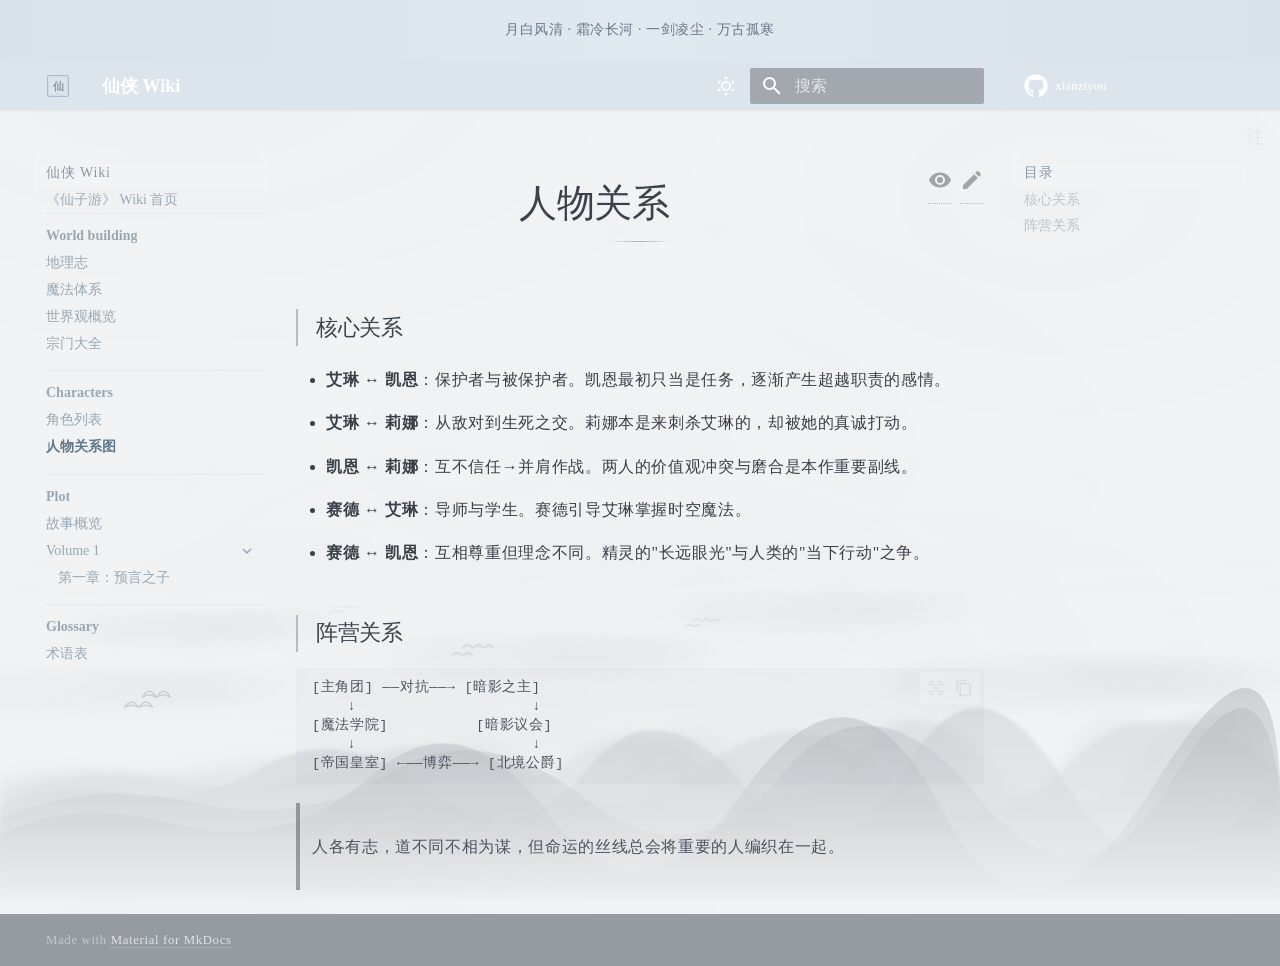
<file: characters/relationships/index.html>
<!doctype html>
<html lang="zh" class="no-js">
  <head>
    
      <meta charset="utf-8">
      <meta name="viewport" content="width=device-width,initial-scale=1">
      
        <meta name="description" content="仙侠世界观 Wiki 知识库">
      
      
      
        <link rel="canonical" href="https://moyutinghualuo.github.io/xianziyou/characters/relationships/">
      
      
        <link rel="prev" href="../characters/">
      
      
        <link rel="next" href="../../plot/overview/">
      
      
        
      
      
      <link rel="icon" href="../../assets/images/favicon.png">
      <meta name="generator" content="mkdocs-1.6.1, mkdocs-material-9.7.6">
    
    
      
        <title>人物关系图 - 仙侠 Wiki</title>
      
    
    
      <link rel="stylesheet" href="../../assets/stylesheets/main.484c7ddc.min.css">
      
        
        <link rel="stylesheet" href="../../assets/stylesheets/palette.ab4e12ef.min.css">
      
      


    
    
      
    
    
      
    
    
      <link rel="stylesheet" href="../../stylesheets/extra.css">
    
    <script>__md_scope=new URL("../..",location),__md_hash=e=>[...e].reduce(((e,_)=>(e<<5)-e+_.charCodeAt(0)),0),__md_get=(e,_=localStorage,t=__md_scope)=>JSON.parse(_.getItem(t.pathname+"."+e)),__md_set=(e,_,t=localStorage,a=__md_scope)=>{try{t.setItem(a.pathname+"."+e,JSON.stringify(_))}catch(e){}}</script>
    
      

    
    
  </head>
  
  
    
    
      
    
    
    
    
    <body dir="ltr" data-md-color-scheme="default" data-md-color-primary="blue-grey" data-md-color-accent="blue-grey">
  
    
    <input class="md-toggle" data-md-toggle="drawer" type="checkbox" id="__drawer" autocomplete="off">
    <input class="md-toggle" data-md-toggle="search" type="checkbox" id="__search" autocomplete="off">
    <label class="md-overlay" for="__drawer"></label>
    <div data-md-component="skip">
      
        
        <a href="#_1" class="md-skip">
          跳转至
        </a>
      
    </div>
    <div data-md-component="announce">
      
        <aside class="md-banner">
          <div class="md-banner__inner md-grid md-typeset">
            
            
  月白风清 · 霜冷长河 · 一剑凌尘 · 万古孤寒

          </div>
          
        </aside>
      
    </div>
    
    
      

  

<header class="md-header md-header--shadow" data-md-component="header">
  <nav class="md-header__inner md-grid" aria-label="页眉">
    <a href="../.." title="仙侠 Wiki" class="md-header__button md-logo" aria-label="仙侠 Wiki" data-md-component="logo">
      
  <img src="../../logo.svg" alt="logo">

    </a>
    <label class="md-header__button md-icon" for="__drawer">
      
      <svg xmlns="http://www.w3.org/2000/svg" viewBox="0 0 24 24"><path d="M3 6h18v2H3zm0 5h18v2H3zm0 5h18v2H3z"/></svg>
    </label>
    <div class="md-header__title" data-md-component="header-title">
      <div class="md-header__ellipsis">
        <div class="md-header__topic">
          <span class="md-ellipsis">
            仙侠 Wiki
          </span>
        </div>
        <div class="md-header__topic" data-md-component="header-topic">
          <span class="md-ellipsis">
            
              人物关系图
            
          </span>
        </div>
      </div>
    </div>
    
      
        <form class="md-header__option" data-md-component="palette">
  
    
    
    
    <input class="md-option" data-md-color-media="(prefers-color-scheme: light)" data-md-color-scheme="default" data-md-color-primary="blue-grey" data-md-color-accent="blue-grey"  aria-label="切换至暗色模式"  type="radio" name="__palette" id="__palette_0">
    
      <label class="md-header__button md-icon" title="切换至暗色模式" for="__palette_1" hidden>
        <svg xmlns="http://www.w3.org/2000/svg" viewBox="0 0 24 24"><path d="M12 7a5 5 0 0 1 5 5 5 5 0 0 1-5 5 5 5 0 0 1-5-5 5 5 0 0 1 5-5m0 2a3 3 0 0 0-3 3 3 3 0 0 0 3 3 3 3 0 0 0 3-3 3 3 0 0 0-3-3m0-7 2.39 3.42C13.65 5.15 12.84 5 12 5s-1.65.15-2.39.42zM3.34 7l4.16-.35A7.2 7.2 0 0 0 5.94 8.5c-.44.74-.69 1.5-.83 2.29zm.02 10 1.76-3.77a7.131 7.131 0 0 0 2.38 4.14zM20.65 7l-1.77 3.79a7.02 7.02 0 0 0-2.38-4.15zm-.01 10-4.14.36c.59-.51 1.12-1.14 1.54-1.86.42-.73.69-1.5.83-2.29zM12 22l-2.41-3.44c.74.27 1.55.44 2.41.44.82 0 1.63-.17 2.37-.44z"/></svg>
      </label>
    
  
    
    
    
    <input class="md-option" data-md-color-media="(prefers-color-scheme: dark)" data-md-color-scheme="slate" data-md-color-primary="blue-grey" data-md-color-accent="blue-grey"  aria-label="切换至亮色模式"  type="radio" name="__palette" id="__palette_1">
    
      <label class="md-header__button md-icon" title="切换至亮色模式" for="__palette_0" hidden>
        <svg xmlns="http://www.w3.org/2000/svg" viewBox="0 0 24 24"><path d="m17.75 4.09-2.53 1.94.91 3.06-2.63-1.81-2.63 1.81.91-3.06-2.53-1.94L12.44 4l1.06-3 1.06 3zm3.5 6.91-1.64 1.25.59 1.98-1.7-1.17-1.7 1.17.59-1.98L15.75 11l2.06-.05L18.5 9l.69 1.95zm-2.28 4.95c.83-.08 1.72 1.1 1.19 1.85-.32.45-.66.87-1.08 1.27C15.17 23 8.84 23 4.94 19.07c-3.91-3.9-3.91-10.24 0-14.14.4-.4.82-.76 1.27-1.08.75-.53 1.93.36 1.85 1.19-.27 2.86.69 5.83 2.89 8.02a9.96 9.96 0 0 0 8.02 2.89m-1.64 2.02a12.08 12.08 0 0 1-7.8-3.47c-2.17-2.19-3.33-5-3.49-7.82-2.81 3.14-2.7 7.96.31 10.98 3.02 3.01 7.84 3.12 10.98.31"/></svg>
      </label>
    
  
</form>
      
    
    
      <script>var palette=__md_get("__palette");if(palette&&palette.color){if("(prefers-color-scheme)"===palette.color.media){var media=matchMedia("(prefers-color-scheme: light)"),input=document.querySelector(media.matches?"[data-md-color-media='(prefers-color-scheme: light)']":"[data-md-color-media='(prefers-color-scheme: dark)']");palette.color.media=input.getAttribute("data-md-color-media"),palette.color.scheme=input.getAttribute("data-md-color-scheme"),palette.color.primary=input.getAttribute("data-md-color-primary"),palette.color.accent=input.getAttribute("data-md-color-accent")}for(var[key,value]of Object.entries(palette.color))document.body.setAttribute("data-md-color-"+key,value)}</script>
    
    
    
      
      
        <label class="md-header__button md-icon" for="__search">
          
          <svg xmlns="http://www.w3.org/2000/svg" viewBox="0 0 24 24"><path d="M9.5 3A6.5 6.5 0 0 1 16 9.5c0 1.61-.59 3.09-1.56 4.23l.27.27h.79l5 5-1.5 1.5-5-5v-.79l-.27-.27A6.52 6.52 0 0 1 9.5 16 6.5 6.5 0 0 1 3 9.5 6.5 6.5 0 0 1 9.5 3m0 2C7 5 5 7 5 9.5S7 14 9.5 14 14 12 14 9.5 12 5 9.5 5"/></svg>
        </label>
        <div class="md-search" data-md-component="search" role="dialog">
  <label class="md-search__overlay" for="__search"></label>
  <div class="md-search__inner" role="search">
    <form class="md-search__form" name="search">
      <input type="text" class="md-search__input" name="query" aria-label="搜索" placeholder="搜索" autocapitalize="off" autocorrect="off" autocomplete="off" spellcheck="false" data-md-component="search-query" required>
      <label class="md-search__icon md-icon" for="__search">
        
        <svg xmlns="http://www.w3.org/2000/svg" viewBox="0 0 24 24"><path d="M9.5 3A6.5 6.5 0 0 1 16 9.5c0 1.61-.59 3.09-1.56 4.23l.27.27h.79l5 5-1.5 1.5-5-5v-.79l-.27-.27A6.52 6.52 0 0 1 9.5 16 6.5 6.5 0 0 1 3 9.5 6.5 6.5 0 0 1 9.5 3m0 2C7 5 5 7 5 9.5S7 14 9.5 14 14 12 14 9.5 12 5 9.5 5"/></svg>
        
        <svg xmlns="http://www.w3.org/2000/svg" viewBox="0 0 24 24"><path d="M20 11v2H8l5.5 5.5-1.42 1.42L4.16 12l7.92-7.92L13.5 5.5 8 11z"/></svg>
      </label>
      <nav class="md-search__options" aria-label="查找">
        
          <a href="javascript:void(0)" class="md-search__icon md-icon" title="分享" aria-label="分享" data-clipboard data-clipboard-text="" data-md-component="search-share" tabindex="-1">
            
            <svg xmlns="http://www.w3.org/2000/svg" viewBox="0 0 24 24"><path d="M18 16.08c-.76 0-1.44.3-1.96.77L8.91 12.7c.05-.23.09-.46.09-.7s-.04-.47-.09-.7l7.05-4.11c.54.5 1.25.81 2.04.81a3 3 0 0 0 3-3 3 3 0 0 0-3-3 3 3 0 0 0-3 3c0 .24.04.47.09.7L8.04 9.81C7.5 9.31 6.79 9 6 9a3 3 0 0 0-3 3 3 3 0 0 0 3 3c.79 0 1.5-.31 2.04-.81l7.12 4.15c-.05.21-.08.43-.08.66 0 1.61 1.31 2.91 2.92 2.91s2.92-1.3 2.92-2.91A2.92 2.92 0 0 0 18 16.08"/></svg>
          </a>
        
        <button type="reset" class="md-search__icon md-icon" title="清空当前内容" aria-label="清空当前内容" tabindex="-1">
          
          <svg xmlns="http://www.w3.org/2000/svg" viewBox="0 0 24 24"><path d="M19 6.41 17.59 5 12 10.59 6.41 5 5 6.41 10.59 12 5 17.59 6.41 19 12 13.41 17.59 19 19 17.59 13.41 12z"/></svg>
        </button>
      </nav>
      
        <div class="md-search__suggest" data-md-component="search-suggest"></div>
      
    </form>
    <div class="md-search__output">
      <div class="md-search__scrollwrap" tabindex="0" data-md-scrollfix>
        <div class="md-search-result" data-md-component="search-result">
          <div class="md-search-result__meta">
            正在初始化搜索引擎
          </div>
          <ol class="md-search-result__list" role="presentation"></ol>
        </div>
      </div>
    </div>
  </div>
</div>
      
    
    
      <div class="md-header__source">
        <a href="https://github.com/moyutinghualuo/xianziyou" title="前往仓库" class="md-source" data-md-component="source">
  <div class="md-source__icon md-icon">
    
    <svg xmlns="http://www.w3.org/2000/svg" viewBox="0 0 512 512"><!--! Font Awesome Free 7.1.0 by @fontawesome - https://fontawesome.com License - https://fontawesome.com/license/free (Icons: CC BY 4.0, Fonts: SIL OFL 1.1, Code: MIT License) Copyright 2025 Fonticons, Inc.--><path d="M173.9 397.4c0 2-2.3 3.6-5.2 3.6-3.3.3-5.6-1.3-5.6-3.6 0-2 2.3-3.6 5.2-3.6 3-.3 5.6 1.3 5.6 3.6m-31.1-4.5c-.7 2 1.3 4.3 4.3 4.9 2.6 1 5.6 0 6.2-2s-1.3-4.3-4.3-5.2c-2.6-.7-5.5.3-6.2 2.3m44.2-1.7c-2.9.7-4.9 2.6-4.6 4.9.3 2 2.9 3.3 5.9 2.6 2.9-.7 4.9-2.6 4.6-4.6-.3-1.9-3-3.2-5.9-2.9M252.8 8C114.1 8 8 113.3 8 252c0 110.9 69.8 205.8 169.5 239.2 12.8 2.3 17.3-5.6 17.3-12.1 0-6.2-.3-40.4-.3-61.4 0 0-70 15-84.7-29.8 0 0-11.4-29.1-27.8-36.6 0 0-22.9-15.7 1.6-15.4 0 0 24.9 2 38.6 25.8 21.9 38.6 58.6 27.5 72.9 20.9 2.3-16 8.8-27.1 16-33.7-55.9-6.2-112.3-14.3-112.3-110.5 0-27.5 7.6-41.3 23.6-58.9-2.6-6.5-11.1-33.3 2.6-67.9 20.9-6.5 69 27 69 27 20-5.6 41.5-8.5 62.8-8.5s42.8 2.9 62.8 8.5c0 0 48.1-33.6 69-27 13.7 34.7 5.2 61.4 2.6 67.9 16 17.7 25.8 31.5 25.8 58.9 0 96.5-58.9 104.2-114.8 110.5 9.2 7.9 17 22.9 17 46.4 0 33.7-.3 75.4-.3 83.6 0 6.5 4.6 14.4 17.3 12.1C436.2 457.8 504 362.9 504 252 504 113.3 391.5 8 252.8 8M105.2 352.9c-1.3 1-1 3.3.7 5.2 1.6 1.6 3.9 2.3 5.2 1 1.3-1 1-3.3-.7-5.2-1.6-1.6-3.9-2.3-5.2-1m-10.8-8.1c-.7 1.3.3 2.9 2.3 3.9 1.6 1 3.6.7 4.3-.7.7-1.3-.3-2.9-2.3-3.9-2-.6-3.6-.3-4.3.7m32.4 35.6c-1.6 1.3-1 4.3 1.3 6.2 2.3 2.3 5.2 2.6 6.5 1 1.3-1.3.7-4.3-1.3-6.2-2.2-2.3-5.2-2.6-6.5-1m-11.4-14.7c-1.6 1-1.6 3.6 0 5.9s4.3 3.3 5.6 2.3c1.6-1.3 1.6-3.9 0-6.2-1.4-2.3-4-3.3-5.6-2"/></svg>
  </div>
  <div class="md-source__repository">
    xianziyou
  </div>
</a>
      </div>
    
  </nav>
  
</header>
    
    <div class="md-container" data-md-component="container">
      
      
        
          
        
      
      <main class="md-main" data-md-component="main">
        <div class="md-main__inner md-grid">
          
            
              
              <div class="md-sidebar md-sidebar--primary" data-md-component="sidebar" data-md-type="navigation" >
                <div class="md-sidebar__scrollwrap">
                  <div class="md-sidebar__inner">
                    



<nav class="md-nav md-nav--primary" aria-label="导航栏" data-md-level="0">
  <label class="md-nav__title" for="__drawer">
    <a href="../.." title="仙侠 Wiki" class="md-nav__button md-logo" aria-label="仙侠 Wiki" data-md-component="logo">
      
  <img src="../../logo.svg" alt="logo">

    </a>
    仙侠 Wiki
  </label>
  
    <div class="md-nav__source">
      <a href="https://github.com/moyutinghualuo/xianziyou" title="前往仓库" class="md-source" data-md-component="source">
  <div class="md-source__icon md-icon">
    
    <svg xmlns="http://www.w3.org/2000/svg" viewBox="0 0 512 512"><!--! Font Awesome Free 7.1.0 by @fontawesome - https://fontawesome.com License - https://fontawesome.com/license/free (Icons: CC BY 4.0, Fonts: SIL OFL 1.1, Code: MIT License) Copyright 2025 Fonticons, Inc.--><path d="M173.9 397.4c0 2-2.3 3.6-5.2 3.6-3.3.3-5.6-1.3-5.6-3.6 0-2 2.3-3.6 5.2-3.6 3-.3 5.6 1.3 5.6 3.6m-31.1-4.5c-.7 2 1.3 4.3 4.3 4.9 2.6 1 5.6 0 6.2-2s-1.3-4.3-4.3-5.2c-2.6-.7-5.5.3-6.2 2.3m44.2-1.7c-2.9.7-4.9 2.6-4.6 4.9.3 2 2.9 3.3 5.9 2.6 2.9-.7 4.9-2.6 4.6-4.6-.3-1.9-3-3.2-5.9-2.9M252.8 8C114.1 8 8 113.3 8 252c0 110.9 69.8 205.8 169.5 239.2 12.8 2.3 17.3-5.6 17.3-12.1 0-6.2-.3-40.4-.3-61.4 0 0-70 15-84.7-29.8 0 0-11.4-29.1-27.8-36.6 0 0-22.9-15.7 1.6-15.4 0 0 24.9 2 38.6 25.8 21.9 38.6 58.6 27.5 72.9 20.9 2.3-16 8.8-27.1 16-33.7-55.9-6.2-112.3-14.3-112.3-110.5 0-27.5 7.6-41.3 23.6-58.9-2.6-6.5-11.1-33.3 2.6-67.9 20.9-6.5 69 27 69 27 20-5.6 41.5-8.5 62.8-8.5s42.8 2.9 62.8 8.5c0 0 48.1-33.6 69-27 13.7 34.7 5.2 61.4 2.6 67.9 16 17.7 25.8 31.5 25.8 58.9 0 96.5-58.9 104.2-114.8 110.5 9.2 7.9 17 22.9 17 46.4 0 33.7-.3 75.4-.3 83.6 0 6.5 4.6 14.4 17.3 12.1C436.2 457.8 504 362.9 504 252 504 113.3 391.5 8 252.8 8M105.2 352.9c-1.3 1-1 3.3.7 5.2 1.6 1.6 3.9 2.3 5.2 1 1.3-1 1-3.3-.7-5.2-1.6-1.6-3.9-2.3-5.2-1m-10.8-8.1c-.7 1.3.3 2.9 2.3 3.9 1.6 1 3.6.7 4.3-.7.7-1.3-.3-2.9-2.3-3.9-2-.6-3.6-.3-4.3.7m32.4 35.6c-1.6 1.3-1 4.3 1.3 6.2 2.3 2.3 5.2 2.6 6.5 1 1.3-1.3.7-4.3-1.3-6.2-2.2-2.3-5.2-2.6-6.5-1m-11.4-14.7c-1.6 1-1.6 3.6 0 5.9s4.3 3.3 5.6 2.3c1.6-1.3 1.6-3.9 0-6.2-1.4-2.3-4-3.3-5.6-2"/></svg>
  </div>
  <div class="md-source__repository">
    xianziyou
  </div>
</a>
    </div>
  
  <ul class="md-nav__list" data-md-scrollfix>
    
      
      
  
  
  
  
    <li class="md-nav__item">
      <a href="../.." class="md-nav__link">
        
  
  
  <span class="md-ellipsis">
    
  
    《仙子游》 Wiki 首页
  

    
  </span>
  
  

      </a>
    </li>
  

    
      
      
  
  
  
  
    
    
      
        
      
        
      
        
      
        
      
    
    
    
      
        
        
      
    
    
    <li class="md-nav__item md-nav__item--section md-nav__item--nested">
      
        
        
          
        
        <input class="md-nav__toggle md-toggle md-toggle--indeterminate" type="checkbox" id="__nav_2" >
        
          
          <label class="md-nav__link" for="__nav_2" id="__nav_2_label" tabindex="">
            
  
  
  <span class="md-ellipsis">
    
  
    World building
  

    
  </span>
  
  

            <span class="md-nav__icon md-icon"></span>
          </label>
        
        <nav class="md-nav" data-md-level="1" aria-labelledby="__nav_2_label" aria-expanded="false">
          <label class="md-nav__title" for="__nav_2">
            <span class="md-nav__icon md-icon"></span>
            
  
    World building
  

          </label>
          <ul class="md-nav__list" data-md-scrollfix>
            
              
                
  
  
  
  
    <li class="md-nav__item">
      <a href="../../world-building/geography/" class="md-nav__link">
        
  
  
  <span class="md-ellipsis">
    
  
    地理志
  

    
  </span>
  
  

      </a>
    </li>
  

              
            
              
                
  
  
  
  
    <li class="md-nav__item">
      <a href="../../world-building/magic-system/" class="md-nav__link">
        
  
  
  <span class="md-ellipsis">
    
  
    魔法体系
  

    
  </span>
  
  

      </a>
    </li>
  

              
            
              
                
  
  
  
  
    <li class="md-nav__item">
      <a href="../../world-building/overview/" class="md-nav__link">
        
  
  
  <span class="md-ellipsis">
    
  
    世界观概览
  

    
  </span>
  
  

      </a>
    </li>
  

              
            
              
                
  
  
  
  
    <li class="md-nav__item">
      <a href="../../world-building/sects/" class="md-nav__link">
        
  
  
  <span class="md-ellipsis">
    
  
    宗门大全
  

    
  </span>
  
  

      </a>
    </li>
  

              
            
          </ul>
        </nav>
      
    </li>
  

    
      
      
  
  
    
  
  
  
    
    
      
        
      
        
      
    
    
    
      
        
        
      
    
    
    <li class="md-nav__item md-nav__item--active md-nav__item--section md-nav__item--nested">
      
        
        
        <input class="md-nav__toggle md-toggle " type="checkbox" id="__nav_3" checked>
        
          
          <label class="md-nav__link" for="__nav_3" id="__nav_3_label" tabindex="">
            
  
  
  <span class="md-ellipsis">
    
  
    Characters
  

    
  </span>
  
  

            <span class="md-nav__icon md-icon"></span>
          </label>
        
        <nav class="md-nav" data-md-level="1" aria-labelledby="__nav_3_label" aria-expanded="true">
          <label class="md-nav__title" for="__nav_3">
            <span class="md-nav__icon md-icon"></span>
            
  
    Characters
  

          </label>
          <ul class="md-nav__list" data-md-scrollfix>
            
              
                
  
  
  
  
    <li class="md-nav__item">
      <a href="../characters/" class="md-nav__link">
        
  
  
  <span class="md-ellipsis">
    
  
    角色列表
  

    
  </span>
  
  

      </a>
    </li>
  

              
            
              
                
  
  
    
  
  
  
    <li class="md-nav__item md-nav__item--active">
      
      <input class="md-nav__toggle md-toggle" type="checkbox" id="__toc">
      
      
        
      
      
        <label class="md-nav__link md-nav__link--active" for="__toc">
          
  
  
  <span class="md-ellipsis">
    
  
    人物关系图
  

    
  </span>
  
  

          <span class="md-nav__icon md-icon"></span>
        </label>
      
      <a href="./" class="md-nav__link md-nav__link--active">
        
  
  
  <span class="md-ellipsis">
    
  
    人物关系图
  

    
  </span>
  
  

      </a>
      
        

<nav class="md-nav md-nav--secondary" aria-label="目录">
  
  
  
    
  
  
    <label class="md-nav__title" for="__toc">
      <span class="md-nav__icon md-icon"></span>
      目录
    </label>
    <ul class="md-nav__list" data-md-component="toc" data-md-scrollfix>
      
        <li class="md-nav__item">
  <a href="#_2" class="md-nav__link">
    <span class="md-ellipsis">
      
        核心关系
      
    </span>
  </a>
  
</li>
      
        <li class="md-nav__item">
  <a href="#_3" class="md-nav__link">
    <span class="md-ellipsis">
      
        阵营关系
      
    </span>
  </a>
  
</li>
      
    </ul>
  
</nav>
      
    </li>
  

              
            
          </ul>
        </nav>
      
    </li>
  

    
      
      
  
  
  
  
    
    
      
        
      
        
      
    
    
    
      
        
        
      
    
    
    <li class="md-nav__item md-nav__item--section md-nav__item--nested">
      
        
        
          
        
        <input class="md-nav__toggle md-toggle md-toggle--indeterminate" type="checkbox" id="__nav_4" >
        
          
          <label class="md-nav__link" for="__nav_4" id="__nav_4_label" tabindex="">
            
  
  
  <span class="md-ellipsis">
    
  
    Plot
  

    
  </span>
  
  

            <span class="md-nav__icon md-icon"></span>
          </label>
        
        <nav class="md-nav" data-md-level="1" aria-labelledby="__nav_4_label" aria-expanded="false">
          <label class="md-nav__title" for="__nav_4">
            <span class="md-nav__icon md-icon"></span>
            
  
    Plot
  

          </label>
          <ul class="md-nav__list" data-md-scrollfix>
            
              
                
  
  
  
  
    <li class="md-nav__item">
      <a href="../../plot/overview/" class="md-nav__link">
        
  
  
  <span class="md-ellipsis">
    
  
    故事概览
  

    
  </span>
  
  

      </a>
    </li>
  

              
            
              
                
  
  
  
  
    
    
      
        
      
    
    
    
      
    
    
    <li class="md-nav__item md-nav__item--nested">
      
        
        
          
        
        <input class="md-nav__toggle md-toggle md-toggle--indeterminate" type="checkbox" id="__nav_4_2" >
        
          
          <label class="md-nav__link" for="__nav_4_2" id="__nav_4_2_label" tabindex="0">
            
  
  
  <span class="md-ellipsis">
    
  
    Volume 1
  

    
  </span>
  
  

            <span class="md-nav__icon md-icon"></span>
          </label>
        
        <nav class="md-nav" data-md-level="2" aria-labelledby="__nav_4_2_label" aria-expanded="false">
          <label class="md-nav__title" for="__nav_4_2">
            <span class="md-nav__icon md-icon"></span>
            
  
    Volume 1
  

          </label>
          <ul class="md-nav__list" data-md-scrollfix>
            
              
                
  
  
  
  
    <li class="md-nav__item">
      <a href="../../plot/volume-1/chapter-01/" class="md-nav__link">
        
  
  
  <span class="md-ellipsis">
    
  
    第一章：预言之子
  

    
  </span>
  
  

      </a>
    </li>
  

              
            
          </ul>
        </nav>
      
    </li>
  

              
            
          </ul>
        </nav>
      
    </li>
  

    
      
      
  
  
  
  
    
    
      
        
      
    
    
    
      
        
        
      
    
    
    <li class="md-nav__item md-nav__item--section md-nav__item--nested">
      
        
        
          
        
        <input class="md-nav__toggle md-toggle md-toggle--indeterminate" type="checkbox" id="__nav_5" >
        
          
          <label class="md-nav__link" for="__nav_5" id="__nav_5_label" tabindex="">
            
  
  
  <span class="md-ellipsis">
    
  
    Glossary
  

    
  </span>
  
  

            <span class="md-nav__icon md-icon"></span>
          </label>
        
        <nav class="md-nav" data-md-level="1" aria-labelledby="__nav_5_label" aria-expanded="false">
          <label class="md-nav__title" for="__nav_5">
            <span class="md-nav__icon md-icon"></span>
            
  
    Glossary
  

          </label>
          <ul class="md-nav__list" data-md-scrollfix>
            
              
                
  
  
  
  
    <li class="md-nav__item">
      <a href="../../glossary/terms/" class="md-nav__link">
        
  
  
  <span class="md-ellipsis">
    
  
    术语表
  

    
  </span>
  
  

      </a>
    </li>
  

              
            
          </ul>
        </nav>
      
    </li>
  

    
  </ul>
</nav>
                  </div>
                </div>
              </div>
            
            
              
              <div class="md-sidebar md-sidebar--secondary" data-md-component="sidebar" data-md-type="toc" >
                <div class="md-sidebar__scrollwrap">
                  <div class="md-sidebar__inner">
                    

<nav class="md-nav md-nav--secondary" aria-label="目录">
  
  
  
    
  
  
    <label class="md-nav__title" for="__toc">
      <span class="md-nav__icon md-icon"></span>
      目录
    </label>
    <ul class="md-nav__list" data-md-component="toc" data-md-scrollfix>
      
        <li class="md-nav__item">
  <a href="#_2" class="md-nav__link">
    <span class="md-ellipsis">
      
        核心关系
      
    </span>
  </a>
  
</li>
      
        <li class="md-nav__item">
  <a href="#_3" class="md-nav__link">
    <span class="md-ellipsis">
      
        阵营关系
      
    </span>
  </a>
  
</li>
      
    </ul>
  
</nav>
                  </div>
                </div>
              </div>
            
          
          
            <div class="md-content" data-md-component="content">
              
              <article class="md-content__inner md-typeset">
                
  
                  


  
    <a href="https://github.com/moyutinghualuo/xianziyou/edit/main/docs/characters/relationships.md" title="编辑此页" class="md-content__button md-icon" rel="edit">
      
      <svg xmlns="http://www.w3.org/2000/svg" viewBox="0 0 24 24"><path d="M20.71 7.04c.39-.39.39-1.04 0-1.41l-2.34-2.34c-.37-.39-1.02-.39-1.41 0l-1.84 1.83 3.75 3.75M3 17.25V21h3.75L17.81 9.93l-3.75-3.75z"/></svg>
    </a>
  
  
    
      
    
    <a href="https://github.com/moyutinghualuo/xianziyou/raw/main/docs/characters/relationships.md" title="查看本页的源代码" class="md-content__button md-icon">
      
      <svg xmlns="http://www.w3.org/2000/svg" viewBox="0 0 24 24"><path d="M12 9a3 3 0 0 0-3 3 3 3 0 0 0 3 3 3 3 0 0 0 3-3 3 3 0 0 0-3-3m0 8a5 5 0 0 1-5-5 5 5 0 0 1 5-5 5 5 0 0 1 5 5 5 5 0 0 1-5 5m0-12.5C7 4.5 2.73 7.61 1 12c1.73 4.39 6 7.5 11 7.5s9.27-3.11 11-7.5c-1.73-4.39-6-7.5-11-7.5"/></svg>
    </a>
  


<h1 id="_1">人物关系<a class="headerlink" href="#_1" title="Permanent link">¶</a></h1>
<h2 id="_2">核心关系<a class="headerlink" href="#_2" title="Permanent link">¶</a></h2>
<ul>
<li><strong>艾琳 ↔ 凯恩</strong>：保护者与被保护者。凯恩最初只当是任务，逐渐产生超越职责的感情。</li>
<li><strong>艾琳 ↔ 莉娜</strong>：从敌对到生死之交。莉娜本是来刺杀艾琳的，却被她的真诚打动。</li>
<li><strong>凯恩 ↔ 莉娜</strong>：互不信任→并肩作战。两人的价值观冲突与磨合是本作重要副线。</li>
<li><strong>赛德 ↔ 艾琳</strong>：导师与学生。赛德引导艾琳掌握时空魔法。</li>
<li><strong>赛德 ↔ 凯恩</strong>：互相尊重但理念不同。精灵的"长远眼光"与人类的"当下行动"之争。</li>
</ul>
<h2 id="_3">阵营关系<a class="headerlink" href="#_3" title="Permanent link">¶</a></h2>
<div class="language-text highlight"><pre><span></span><code><span id="__span-0-1"><a id="__codelineno-0-1" name="__codelineno-0-1" href="#__codelineno-0-1"></a>[主角团] ——对抗——→ [暗影之主]
</span><span id="__span-0-2"><a id="__codelineno-0-2" name="__codelineno-0-2" href="#__codelineno-0-2"></a>    ↓                    ↓
</span><span id="__span-0-3"><a id="__codelineno-0-3" name="__codelineno-0-3" href="#__codelineno-0-3"></a>[魔法学院]          [暗影议会]
</span><span id="__span-0-4"><a id="__codelineno-0-4" name="__codelineno-0-4" href="#__codelineno-0-4"></a>    ↓                    ↓
</span><span id="__span-0-5"><a id="__codelineno-0-5" name="__codelineno-0-5" href="#__codelineno-0-5"></a>[帝国皇室] ←——博弈——→ [北境公爵]
</span></code></pre></div>
<blockquote>
<p>人各有志，道不同不相为谋，但命运的丝线总会将重要的人编织在一起。</p>
</blockquote>







  
  






                

  <!-- Giscus 评论系统 -->
  
  <script src="https://giscus.app/client.js"
    data-repo="moyutinghualuo/xianziyou"
    data-repo-id="1272264260"
    data-category="Discussions"
    data-category-id="DIC_kwzOEAAVyM4CeYvP"
    data-mapping="pathname"
    data-reactions-enabled="True"
    data-emit-metadata="False"
    data-input-position="top"
    data-theme="auto"
    data-lang="zh-CN"
    crossorigin="anonymous"
    async>
  </script>
  

              </article>
            </div>
          
          
<script>var target=document.getElementById(location.hash.slice(1));target&&target.name&&(target.checked=target.name.startsWith("__tabbed_"))</script>
        </div>
        
          <button type="button" class="md-top md-icon" data-md-component="top" hidden>
  
  <svg xmlns="http://www.w3.org/2000/svg" viewBox="0 0 24 24"><path d="M13 20h-2V8l-5.5 5.5-1.42-1.42L12 4.16l7.92 7.92-1.42 1.42L13 8z"/></svg>
  回到页面顶部
</button>
        
      </main>
      
        <footer class="md-footer">
  
  <div class="md-footer-meta md-typeset">
    <div class="md-footer-meta__inner md-grid">
      <div class="md-copyright">
  
  
    Made with
    <a href="https://squidfunk.github.io/mkdocs-material/" target="_blank" rel="noopener">
      Material for MkDocs
    </a>
  
</div>
      
    </div>
  </div>
</footer>
      
    </div>
    <div class="md-dialog" data-md-component="dialog">
      <div class="md-dialog__inner md-typeset"></div>
    </div>
    
    
    
      
      
      <script id="__config" type="application/json">{"annotate": null, "base": "../..", "features": ["navigation.sections", "navigation.expand", "navigation.indexes", "navigation.top", "navigation.tracking", "navigation.instant", "navigation.instant.prefetch", "search.suggest", "search.highlight", "search.share", "content.code.copy", "content.code.select", "content.action.edit", "content.action.view"], "search": "../../assets/javascripts/workers/search.2c215733.min.js", "tags": null, "translations": {"clipboard.copied": "\u5df2\u590d\u5236", "clipboard.copy": "\u590d\u5236", "search.result.more.one": "\u5728\u8be5\u9875\u4e0a\u8fd8\u6709 1 \u4e2a\u7b26\u5408\u6761\u4ef6\u7684\u7ed3\u679c", "search.result.more.other": "\u5728\u8be5\u9875\u4e0a\u8fd8\u6709 # \u4e2a\u7b26\u5408\u6761\u4ef6\u7684\u7ed3\u679c", "search.result.none": "\u6ca1\u6709\u627e\u5230\u7b26\u5408\u6761\u4ef6\u7684\u7ed3\u679c", "search.result.one": "\u627e\u5230 1 \u4e2a\u7b26\u5408\u6761\u4ef6\u7684\u7ed3\u679c", "search.result.other": "# \u4e2a\u7b26\u5408\u6761\u4ef6\u7684\u7ed3\u679c", "search.result.placeholder": "\u952e\u5165\u4ee5\u5f00\u59cb\u641c\u7d22", "search.result.term.missing": "\u7f3a\u5c11", "select.version": "\u9009\u62e9\u5f53\u524d\u7248\u672c"}, "version": null}</script>
    
    
      <script src="../../assets/javascripts/bundle.79ae519e.min.js"></script>
      
    
  </body>
</html>
</file>
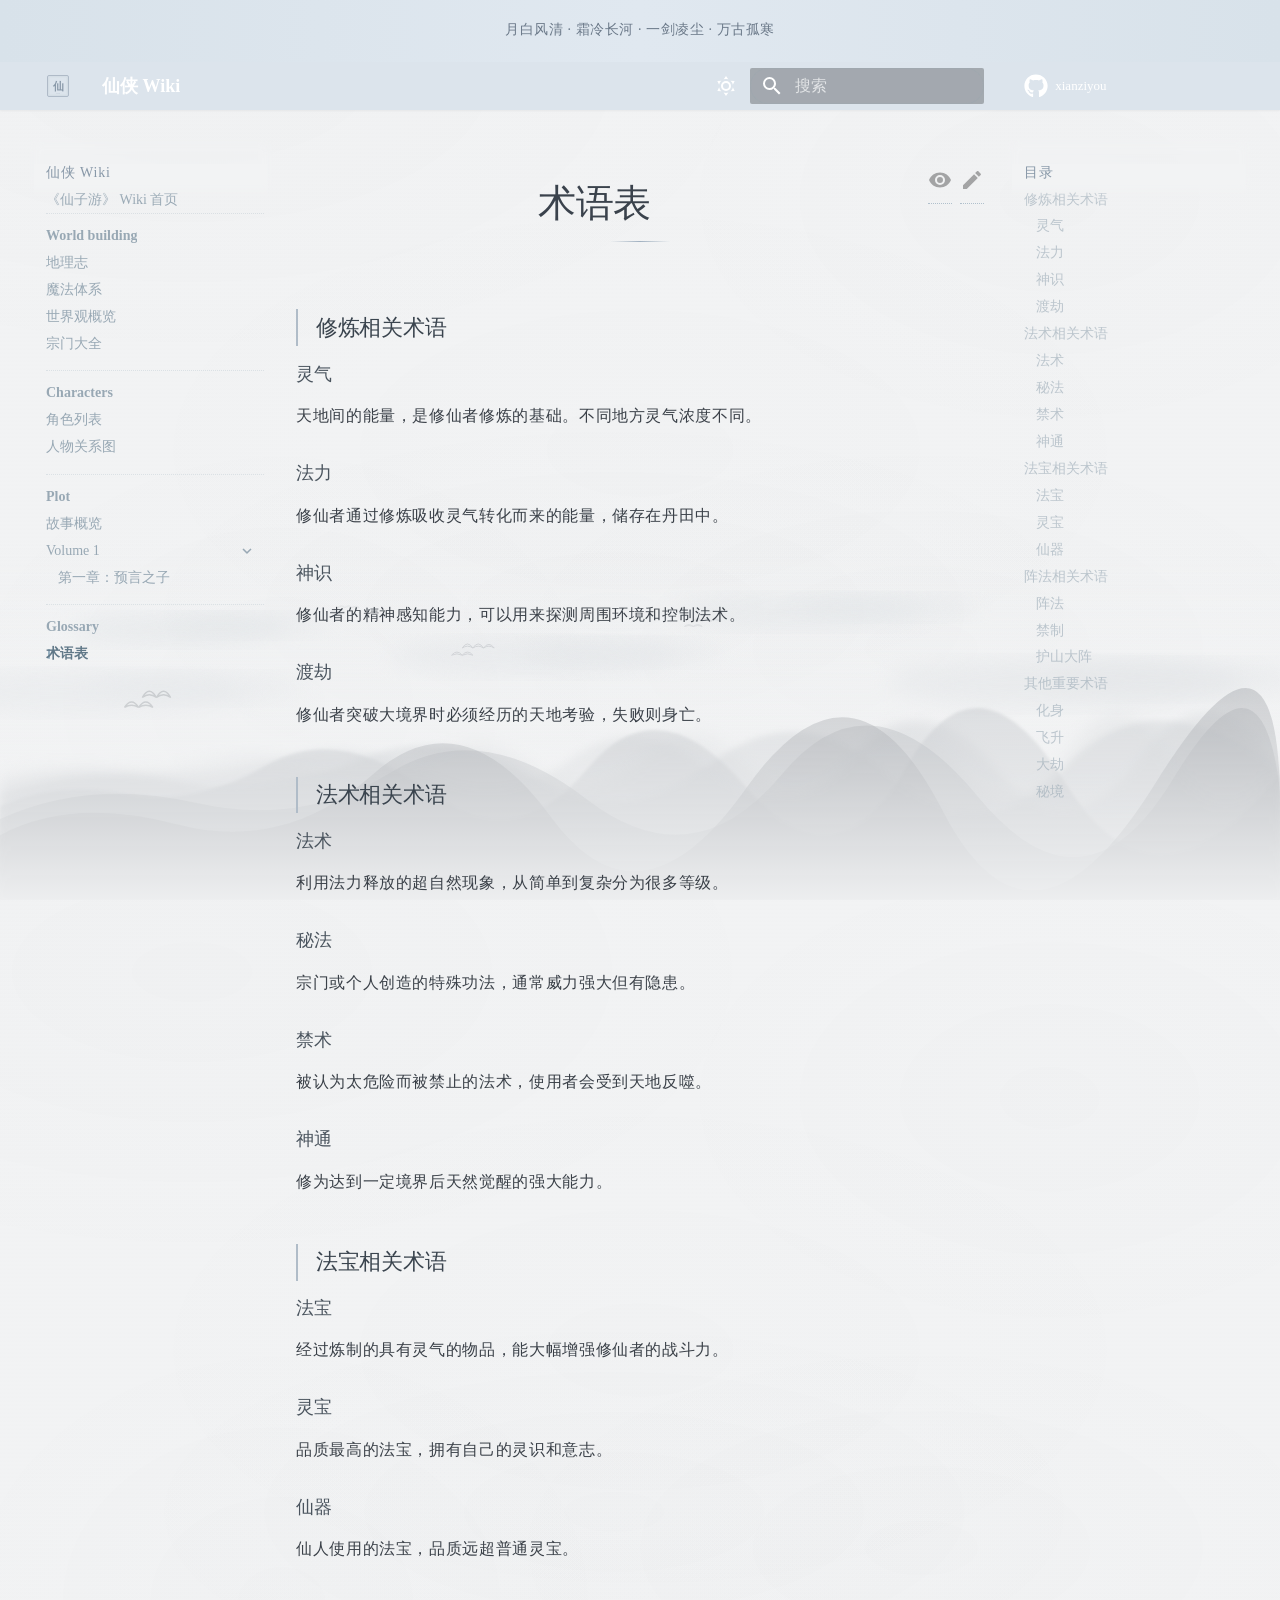
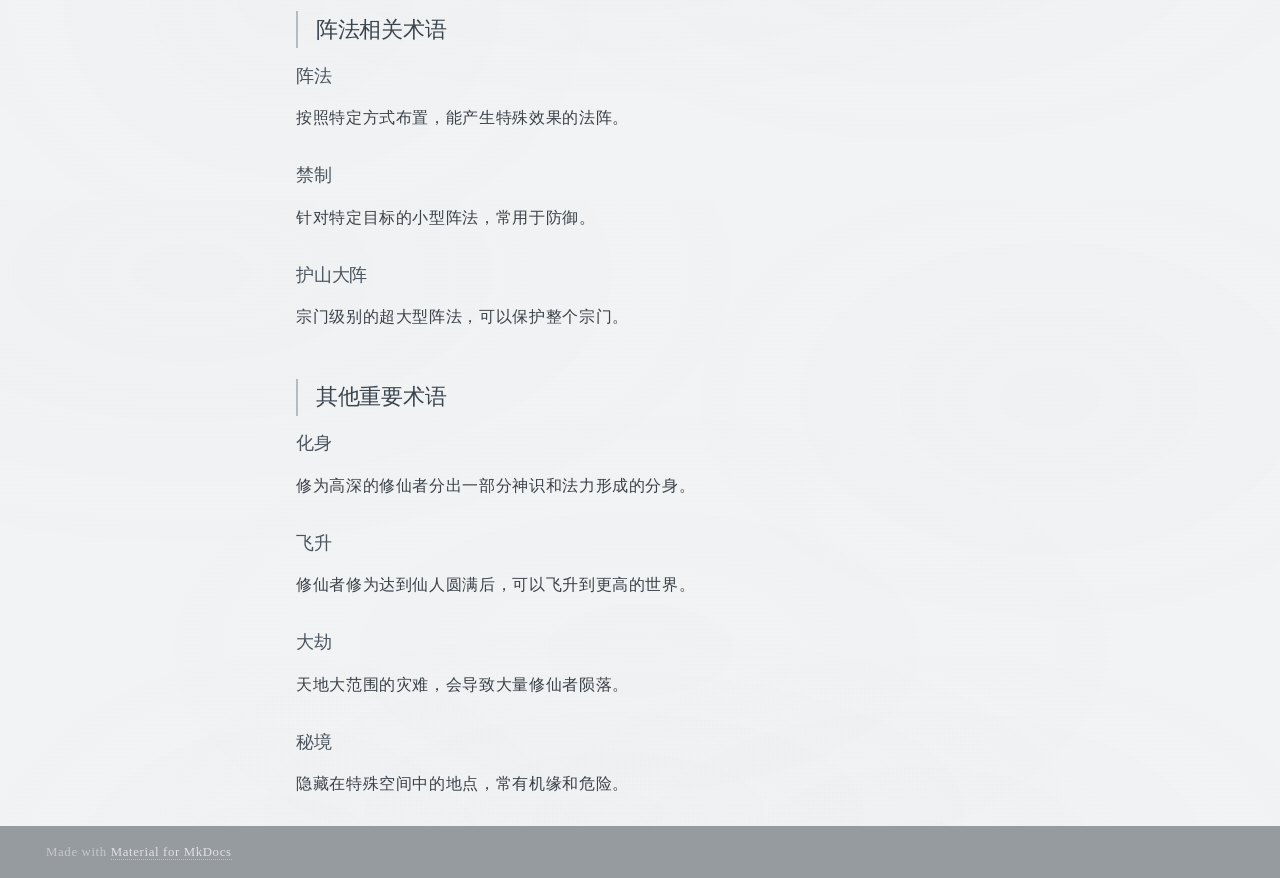
<file: glossary/terms/index.html>
<!doctype html>
<html lang="zh" class="no-js">
  <head>
    
      <meta charset="utf-8">
      <meta name="viewport" content="width=device-width,initial-scale=1">
      
        <meta name="description" content="仙侠世界中的专有名词解释">
      
      
      
        <link rel="canonical" href="https://moyutinghualuo.github.io/xianziyou/glossary/terms/">
      
      
        <link rel="prev" href="../../plot/volume-1/chapter-01/">
      
      
      
        
      
      
      <link rel="icon" href="../../assets/images/favicon.png">
      <meta name="generator" content="mkdocs-1.6.1, mkdocs-material-9.7.6">
    
    
      
        <title>术语表 - 仙侠 Wiki</title>
      
    
    
      <link rel="stylesheet" href="../../assets/stylesheets/main.484c7ddc.min.css">
      
        
        <link rel="stylesheet" href="../../assets/stylesheets/palette.ab4e12ef.min.css">
      
      


    
    
      
    
    
      
    
    
      <link rel="stylesheet" href="../../stylesheets/extra.css">
    
    <script>__md_scope=new URL("../..",location),__md_hash=e=>[...e].reduce(((e,_)=>(e<<5)-e+_.charCodeAt(0)),0),__md_get=(e,_=localStorage,t=__md_scope)=>JSON.parse(_.getItem(t.pathname+"."+e)),__md_set=(e,_,t=localStorage,a=__md_scope)=>{try{t.setItem(a.pathname+"."+e,JSON.stringify(_))}catch(e){}}</script>
    
      

    
    
  </head>
  
  
    
    
      
    
    
    
    
    <body dir="ltr" data-md-color-scheme="default" data-md-color-primary="blue-grey" data-md-color-accent="blue-grey">
  
    
    <input class="md-toggle" data-md-toggle="drawer" type="checkbox" id="__drawer" autocomplete="off">
    <input class="md-toggle" data-md-toggle="search" type="checkbox" id="__search" autocomplete="off">
    <label class="md-overlay" for="__drawer"></label>
    <div data-md-component="skip">
      
        
        <a href="#_1" class="md-skip">
          跳转至
        </a>
      
    </div>
    <div data-md-component="announce">
      
        <aside class="md-banner">
          <div class="md-banner__inner md-grid md-typeset">
            
            
  月白风清 · 霜冷长河 · 一剑凌尘 · 万古孤寒

          </div>
          
        </aside>
      
    </div>
    
    
      

  

<header class="md-header md-header--shadow" data-md-component="header">
  <nav class="md-header__inner md-grid" aria-label="页眉">
    <a href="../.." title="仙侠 Wiki" class="md-header__button md-logo" aria-label="仙侠 Wiki" data-md-component="logo">
      
  <img src="../../logo.svg" alt="logo">

    </a>
    <label class="md-header__button md-icon" for="__drawer">
      
      <svg xmlns="http://www.w3.org/2000/svg" viewBox="0 0 24 24"><path d="M3 6h18v2H3zm0 5h18v2H3zm0 5h18v2H3z"/></svg>
    </label>
    <div class="md-header__title" data-md-component="header-title">
      <div class="md-header__ellipsis">
        <div class="md-header__topic">
          <span class="md-ellipsis">
            仙侠 Wiki
          </span>
        </div>
        <div class="md-header__topic" data-md-component="header-topic">
          <span class="md-ellipsis">
            
              术语表
            
          </span>
        </div>
      </div>
    </div>
    
      
        <form class="md-header__option" data-md-component="palette">
  
    
    
    
    <input class="md-option" data-md-color-media="(prefers-color-scheme: light)" data-md-color-scheme="default" data-md-color-primary="blue-grey" data-md-color-accent="blue-grey"  aria-label="切换至暗色模式"  type="radio" name="__palette" id="__palette_0">
    
      <label class="md-header__button md-icon" title="切换至暗色模式" for="__palette_1" hidden>
        <svg xmlns="http://www.w3.org/2000/svg" viewBox="0 0 24 24"><path d="M12 7a5 5 0 0 1 5 5 5 5 0 0 1-5 5 5 5 0 0 1-5-5 5 5 0 0 1 5-5m0 2a3 3 0 0 0-3 3 3 3 0 0 0 3 3 3 3 0 0 0 3-3 3 3 0 0 0-3-3m0-7 2.39 3.42C13.65 5.15 12.84 5 12 5s-1.65.15-2.39.42zM3.34 7l4.16-.35A7.2 7.2 0 0 0 5.94 8.5c-.44.74-.69 1.5-.83 2.29zm.02 10 1.76-3.77a7.131 7.131 0 0 0 2.38 4.14zM20.65 7l-1.77 3.79a7.02 7.02 0 0 0-2.38-4.15zm-.01 10-4.14.36c.59-.51 1.12-1.14 1.54-1.86.42-.73.69-1.5.83-2.29zM12 22l-2.41-3.44c.74.27 1.55.44 2.41.44.82 0 1.63-.17 2.37-.44z"/></svg>
      </label>
    
  
    
    
    
    <input class="md-option" data-md-color-media="(prefers-color-scheme: dark)" data-md-color-scheme="slate" data-md-color-primary="blue-grey" data-md-color-accent="blue-grey"  aria-label="切换至亮色模式"  type="radio" name="__palette" id="__palette_1">
    
      <label class="md-header__button md-icon" title="切换至亮色模式" for="__palette_0" hidden>
        <svg xmlns="http://www.w3.org/2000/svg" viewBox="0 0 24 24"><path d="m17.75 4.09-2.53 1.94.91 3.06-2.63-1.81-2.63 1.81.91-3.06-2.53-1.94L12.44 4l1.06-3 1.06 3zm3.5 6.91-1.64 1.25.59 1.98-1.7-1.17-1.7 1.17.59-1.98L15.75 11l2.06-.05L18.5 9l.69 1.95zm-2.28 4.95c.83-.08 1.72 1.1 1.19 1.85-.32.45-.66.87-1.08 1.27C15.17 23 8.84 23 4.94 19.07c-3.91-3.9-3.91-10.24 0-14.14.4-.4.82-.76 1.27-1.08.75-.53 1.93.36 1.85 1.19-.27 2.86.69 5.83 2.89 8.02a9.96 9.96 0 0 0 8.02 2.89m-1.64 2.02a12.08 12.08 0 0 1-7.8-3.47c-2.17-2.19-3.33-5-3.49-7.82-2.81 3.14-2.7 7.96.31 10.98 3.02 3.01 7.84 3.12 10.98.31"/></svg>
      </label>
    
  
</form>
      
    
    
      <script>var palette=__md_get("__palette");if(palette&&palette.color){if("(prefers-color-scheme)"===palette.color.media){var media=matchMedia("(prefers-color-scheme: light)"),input=document.querySelector(media.matches?"[data-md-color-media='(prefers-color-scheme: light)']":"[data-md-color-media='(prefers-color-scheme: dark)']");palette.color.media=input.getAttribute("data-md-color-media"),palette.color.scheme=input.getAttribute("data-md-color-scheme"),palette.color.primary=input.getAttribute("data-md-color-primary"),palette.color.accent=input.getAttribute("data-md-color-accent")}for(var[key,value]of Object.entries(palette.color))document.body.setAttribute("data-md-color-"+key,value)}</script>
    
    
    
      
      
        <label class="md-header__button md-icon" for="__search">
          
          <svg xmlns="http://www.w3.org/2000/svg" viewBox="0 0 24 24"><path d="M9.5 3A6.5 6.5 0 0 1 16 9.5c0 1.61-.59 3.09-1.56 4.23l.27.27h.79l5 5-1.5 1.5-5-5v-.79l-.27-.27A6.52 6.52 0 0 1 9.5 16 6.5 6.5 0 0 1 3 9.5 6.5 6.5 0 0 1 9.5 3m0 2C7 5 5 7 5 9.5S7 14 9.5 14 14 12 14 9.5 12 5 9.5 5"/></svg>
        </label>
        <div class="md-search" data-md-component="search" role="dialog">
  <label class="md-search__overlay" for="__search"></label>
  <div class="md-search__inner" role="search">
    <form class="md-search__form" name="search">
      <input type="text" class="md-search__input" name="query" aria-label="搜索" placeholder="搜索" autocapitalize="off" autocorrect="off" autocomplete="off" spellcheck="false" data-md-component="search-query" required>
      <label class="md-search__icon md-icon" for="__search">
        
        <svg xmlns="http://www.w3.org/2000/svg" viewBox="0 0 24 24"><path d="M9.5 3A6.5 6.5 0 0 1 16 9.5c0 1.61-.59 3.09-1.56 4.23l.27.27h.79l5 5-1.5 1.5-5-5v-.79l-.27-.27A6.52 6.52 0 0 1 9.5 16 6.5 6.5 0 0 1 3 9.5 6.5 6.5 0 0 1 9.5 3m0 2C7 5 5 7 5 9.5S7 14 9.5 14 14 12 14 9.5 12 5 9.5 5"/></svg>
        
        <svg xmlns="http://www.w3.org/2000/svg" viewBox="0 0 24 24"><path d="M20 11v2H8l5.5 5.5-1.42 1.42L4.16 12l7.92-7.92L13.5 5.5 8 11z"/></svg>
      </label>
      <nav class="md-search__options" aria-label="查找">
        
          <a href="javascript:void(0)" class="md-search__icon md-icon" title="分享" aria-label="分享" data-clipboard data-clipboard-text="" data-md-component="search-share" tabindex="-1">
            
            <svg xmlns="http://www.w3.org/2000/svg" viewBox="0 0 24 24"><path d="M18 16.08c-.76 0-1.44.3-1.96.77L8.91 12.7c.05-.23.09-.46.09-.7s-.04-.47-.09-.7l7.05-4.11c.54.5 1.25.81 2.04.81a3 3 0 0 0 3-3 3 3 0 0 0-3-3 3 3 0 0 0-3 3c0 .24.04.47.09.7L8.04 9.81C7.5 9.31 6.79 9 6 9a3 3 0 0 0-3 3 3 3 0 0 0 3 3c.79 0 1.5-.31 2.04-.81l7.12 4.15c-.05.21-.08.43-.08.66 0 1.61 1.31 2.91 2.92 2.91s2.92-1.3 2.92-2.91A2.92 2.92 0 0 0 18 16.08"/></svg>
          </a>
        
        <button type="reset" class="md-search__icon md-icon" title="清空当前内容" aria-label="清空当前内容" tabindex="-1">
          
          <svg xmlns="http://www.w3.org/2000/svg" viewBox="0 0 24 24"><path d="M19 6.41 17.59 5 12 10.59 6.41 5 5 6.41 10.59 12 5 17.59 6.41 19 12 13.41 17.59 19 19 17.59 13.41 12z"/></svg>
        </button>
      </nav>
      
        <div class="md-search__suggest" data-md-component="search-suggest"></div>
      
    </form>
    <div class="md-search__output">
      <div class="md-search__scrollwrap" tabindex="0" data-md-scrollfix>
        <div class="md-search-result" data-md-component="search-result">
          <div class="md-search-result__meta">
            正在初始化搜索引擎
          </div>
          <ol class="md-search-result__list" role="presentation"></ol>
        </div>
      </div>
    </div>
  </div>
</div>
      
    
    
      <div class="md-header__source">
        <a href="https://github.com/moyutinghualuo/xianziyou" title="前往仓库" class="md-source" data-md-component="source">
  <div class="md-source__icon md-icon">
    
    <svg xmlns="http://www.w3.org/2000/svg" viewBox="0 0 512 512"><!--! Font Awesome Free 7.1.0 by @fontawesome - https://fontawesome.com License - https://fontawesome.com/license/free (Icons: CC BY 4.0, Fonts: SIL OFL 1.1, Code: MIT License) Copyright 2025 Fonticons, Inc.--><path d="M173.9 397.4c0 2-2.3 3.6-5.2 3.6-3.3.3-5.6-1.3-5.6-3.6 0-2 2.3-3.6 5.2-3.6 3-.3 5.6 1.3 5.6 3.6m-31.1-4.5c-.7 2 1.3 4.3 4.3 4.9 2.6 1 5.6 0 6.2-2s-1.3-4.3-4.3-5.2c-2.6-.7-5.5.3-6.2 2.3m44.2-1.7c-2.9.7-4.9 2.6-4.6 4.9.3 2 2.9 3.3 5.9 2.6 2.9-.7 4.9-2.6 4.6-4.6-.3-1.9-3-3.2-5.9-2.9M252.8 8C114.1 8 8 113.3 8 252c0 110.9 69.8 205.8 169.5 239.2 12.8 2.3 17.3-5.6 17.3-12.1 0-6.2-.3-40.4-.3-61.4 0 0-70 15-84.7-29.8 0 0-11.4-29.1-27.8-36.6 0 0-22.9-15.7 1.6-15.4 0 0 24.9 2 38.6 25.8 21.9 38.6 58.6 27.5 72.9 20.9 2.3-16 8.8-27.1 16-33.7-55.9-6.2-112.3-14.3-112.3-110.5 0-27.5 7.6-41.3 23.6-58.9-2.6-6.5-11.1-33.3 2.6-67.9 20.9-6.5 69 27 69 27 20-5.6 41.5-8.5 62.8-8.5s42.8 2.9 62.8 8.5c0 0 48.1-33.6 69-27 13.7 34.7 5.2 61.4 2.6 67.9 16 17.7 25.8 31.5 25.8 58.9 0 96.5-58.9 104.2-114.8 110.5 9.2 7.9 17 22.9 17 46.4 0 33.7-.3 75.4-.3 83.6 0 6.5 4.6 14.4 17.3 12.1C436.2 457.8 504 362.9 504 252 504 113.3 391.5 8 252.8 8M105.2 352.9c-1.3 1-1 3.3.7 5.2 1.6 1.6 3.9 2.3 5.2 1 1.3-1 1-3.3-.7-5.2-1.6-1.6-3.9-2.3-5.2-1m-10.8-8.1c-.7 1.3.3 2.9 2.3 3.9 1.6 1 3.6.7 4.3-.7.7-1.3-.3-2.9-2.3-3.9-2-.6-3.6-.3-4.3.7m32.4 35.6c-1.6 1.3-1 4.3 1.3 6.2 2.3 2.3 5.2 2.6 6.5 1 1.3-1.3.7-4.3-1.3-6.2-2.2-2.3-5.2-2.6-6.5-1m-11.4-14.7c-1.6 1-1.6 3.6 0 5.9s4.3 3.3 5.6 2.3c1.6-1.3 1.6-3.9 0-6.2-1.4-2.3-4-3.3-5.6-2"/></svg>
  </div>
  <div class="md-source__repository">
    xianziyou
  </div>
</a>
      </div>
    
  </nav>
  
</header>
    
    <div class="md-container" data-md-component="container">
      
      
        
          
        
      
      <main class="md-main" data-md-component="main">
        <div class="md-main__inner md-grid">
          
            
              
              <div class="md-sidebar md-sidebar--primary" data-md-component="sidebar" data-md-type="navigation" >
                <div class="md-sidebar__scrollwrap">
                  <div class="md-sidebar__inner">
                    



<nav class="md-nav md-nav--primary" aria-label="导航栏" data-md-level="0">
  <label class="md-nav__title" for="__drawer">
    <a href="../.." title="仙侠 Wiki" class="md-nav__button md-logo" aria-label="仙侠 Wiki" data-md-component="logo">
      
  <img src="../../logo.svg" alt="logo">

    </a>
    仙侠 Wiki
  </label>
  
    <div class="md-nav__source">
      <a href="https://github.com/moyutinghualuo/xianziyou" title="前往仓库" class="md-source" data-md-component="source">
  <div class="md-source__icon md-icon">
    
    <svg xmlns="http://www.w3.org/2000/svg" viewBox="0 0 512 512"><!--! Font Awesome Free 7.1.0 by @fontawesome - https://fontawesome.com License - https://fontawesome.com/license/free (Icons: CC BY 4.0, Fonts: SIL OFL 1.1, Code: MIT License) Copyright 2025 Fonticons, Inc.--><path d="M173.9 397.4c0 2-2.3 3.6-5.2 3.6-3.3.3-5.6-1.3-5.6-3.6 0-2 2.3-3.6 5.2-3.6 3-.3 5.6 1.3 5.6 3.6m-31.1-4.5c-.7 2 1.3 4.3 4.3 4.9 2.6 1 5.6 0 6.2-2s-1.3-4.3-4.3-5.2c-2.6-.7-5.5.3-6.2 2.3m44.2-1.7c-2.9.7-4.9 2.6-4.6 4.9.3 2 2.9 3.3 5.9 2.6 2.9-.7 4.9-2.6 4.6-4.6-.3-1.9-3-3.2-5.9-2.9M252.8 8C114.1 8 8 113.3 8 252c0 110.9 69.8 205.8 169.5 239.2 12.8 2.3 17.3-5.6 17.3-12.1 0-6.2-.3-40.4-.3-61.4 0 0-70 15-84.7-29.8 0 0-11.4-29.1-27.8-36.6 0 0-22.9-15.7 1.6-15.4 0 0 24.9 2 38.6 25.8 21.9 38.6 58.6 27.5 72.9 20.9 2.3-16 8.8-27.1 16-33.7-55.9-6.2-112.3-14.3-112.3-110.5 0-27.5 7.6-41.3 23.6-58.9-2.6-6.5-11.1-33.3 2.6-67.9 20.9-6.5 69 27 69 27 20-5.6 41.5-8.5 62.8-8.5s42.8 2.9 62.8 8.5c0 0 48.1-33.6 69-27 13.7 34.7 5.2 61.4 2.6 67.9 16 17.7 25.8 31.5 25.8 58.9 0 96.5-58.9 104.2-114.8 110.5 9.2 7.9 17 22.9 17 46.4 0 33.7-.3 75.4-.3 83.6 0 6.5 4.6 14.4 17.3 12.1C436.2 457.8 504 362.9 504 252 504 113.3 391.5 8 252.8 8M105.2 352.9c-1.3 1-1 3.3.7 5.2 1.6 1.6 3.9 2.3 5.2 1 1.3-1 1-3.3-.7-5.2-1.6-1.6-3.9-2.3-5.2-1m-10.8-8.1c-.7 1.3.3 2.9 2.3 3.9 1.6 1 3.6.7 4.3-.7.7-1.3-.3-2.9-2.3-3.9-2-.6-3.6-.3-4.3.7m32.4 35.6c-1.6 1.3-1 4.3 1.3 6.2 2.3 2.3 5.2 2.6 6.5 1 1.3-1.3.7-4.3-1.3-6.2-2.2-2.3-5.2-2.6-6.5-1m-11.4-14.7c-1.6 1-1.6 3.6 0 5.9s4.3 3.3 5.6 2.3c1.6-1.3 1.6-3.9 0-6.2-1.4-2.3-4-3.3-5.6-2"/></svg>
  </div>
  <div class="md-source__repository">
    xianziyou
  </div>
</a>
    </div>
  
  <ul class="md-nav__list" data-md-scrollfix>
    
      
      
  
  
  
  
    <li class="md-nav__item">
      <a href="../.." class="md-nav__link">
        
  
  
  <span class="md-ellipsis">
    
  
    《仙子游》 Wiki 首页
  

    
  </span>
  
  

      </a>
    </li>
  

    
      
      
  
  
  
  
    
    
      
        
      
        
      
        
      
        
      
    
    
    
      
        
        
      
    
    
    <li class="md-nav__item md-nav__item--section md-nav__item--nested">
      
        
        
          
        
        <input class="md-nav__toggle md-toggle md-toggle--indeterminate" type="checkbox" id="__nav_2" >
        
          
          <label class="md-nav__link" for="__nav_2" id="__nav_2_label" tabindex="">
            
  
  
  <span class="md-ellipsis">
    
  
    World building
  

    
  </span>
  
  

            <span class="md-nav__icon md-icon"></span>
          </label>
        
        <nav class="md-nav" data-md-level="1" aria-labelledby="__nav_2_label" aria-expanded="false">
          <label class="md-nav__title" for="__nav_2">
            <span class="md-nav__icon md-icon"></span>
            
  
    World building
  

          </label>
          <ul class="md-nav__list" data-md-scrollfix>
            
              
                
  
  
  
  
    <li class="md-nav__item">
      <a href="../../world-building/geography/" class="md-nav__link">
        
  
  
  <span class="md-ellipsis">
    
  
    地理志
  

    
  </span>
  
  

      </a>
    </li>
  

              
            
              
                
  
  
  
  
    <li class="md-nav__item">
      <a href="../../world-building/magic-system/" class="md-nav__link">
        
  
  
  <span class="md-ellipsis">
    
  
    魔法体系
  

    
  </span>
  
  

      </a>
    </li>
  

              
            
              
                
  
  
  
  
    <li class="md-nav__item">
      <a href="../../world-building/overview/" class="md-nav__link">
        
  
  
  <span class="md-ellipsis">
    
  
    世界观概览
  

    
  </span>
  
  

      </a>
    </li>
  

              
            
              
                
  
  
  
  
    <li class="md-nav__item">
      <a href="../../world-building/sects/" class="md-nav__link">
        
  
  
  <span class="md-ellipsis">
    
  
    宗门大全
  

    
  </span>
  
  

      </a>
    </li>
  

              
            
          </ul>
        </nav>
      
    </li>
  

    
      
      
  
  
  
  
    
    
      
        
      
        
      
    
    
    
      
        
        
      
    
    
    <li class="md-nav__item md-nav__item--section md-nav__item--nested">
      
        
        
          
        
        <input class="md-nav__toggle md-toggle md-toggle--indeterminate" type="checkbox" id="__nav_3" >
        
          
          <label class="md-nav__link" for="__nav_3" id="__nav_3_label" tabindex="">
            
  
  
  <span class="md-ellipsis">
    
  
    Characters
  

    
  </span>
  
  

            <span class="md-nav__icon md-icon"></span>
          </label>
        
        <nav class="md-nav" data-md-level="1" aria-labelledby="__nav_3_label" aria-expanded="false">
          <label class="md-nav__title" for="__nav_3">
            <span class="md-nav__icon md-icon"></span>
            
  
    Characters
  

          </label>
          <ul class="md-nav__list" data-md-scrollfix>
            
              
                
  
  
  
  
    <li class="md-nav__item">
      <a href="../../characters/characters/" class="md-nav__link">
        
  
  
  <span class="md-ellipsis">
    
  
    角色列表
  

    
  </span>
  
  

      </a>
    </li>
  

              
            
              
                
  
  
  
  
    <li class="md-nav__item">
      <a href="../../characters/relationships/" class="md-nav__link">
        
  
  
  <span class="md-ellipsis">
    
  
    人物关系图
  

    
  </span>
  
  

      </a>
    </li>
  

              
            
          </ul>
        </nav>
      
    </li>
  

    
      
      
  
  
  
  
    
    
      
        
      
        
      
    
    
    
      
        
        
      
    
    
    <li class="md-nav__item md-nav__item--section md-nav__item--nested">
      
        
        
          
        
        <input class="md-nav__toggle md-toggle md-toggle--indeterminate" type="checkbox" id="__nav_4" >
        
          
          <label class="md-nav__link" for="__nav_4" id="__nav_4_label" tabindex="">
            
  
  
  <span class="md-ellipsis">
    
  
    Plot
  

    
  </span>
  
  

            <span class="md-nav__icon md-icon"></span>
          </label>
        
        <nav class="md-nav" data-md-level="1" aria-labelledby="__nav_4_label" aria-expanded="false">
          <label class="md-nav__title" for="__nav_4">
            <span class="md-nav__icon md-icon"></span>
            
  
    Plot
  

          </label>
          <ul class="md-nav__list" data-md-scrollfix>
            
              
                
  
  
  
  
    <li class="md-nav__item">
      <a href="../../plot/overview/" class="md-nav__link">
        
  
  
  <span class="md-ellipsis">
    
  
    故事概览
  

    
  </span>
  
  

      </a>
    </li>
  

              
            
              
                
  
  
  
  
    
    
      
        
      
    
    
    
      
    
    
    <li class="md-nav__item md-nav__item--nested">
      
        
        
          
        
        <input class="md-nav__toggle md-toggle md-toggle--indeterminate" type="checkbox" id="__nav_4_2" >
        
          
          <label class="md-nav__link" for="__nav_4_2" id="__nav_4_2_label" tabindex="0">
            
  
  
  <span class="md-ellipsis">
    
  
    Volume 1
  

    
  </span>
  
  

            <span class="md-nav__icon md-icon"></span>
          </label>
        
        <nav class="md-nav" data-md-level="2" aria-labelledby="__nav_4_2_label" aria-expanded="false">
          <label class="md-nav__title" for="__nav_4_2">
            <span class="md-nav__icon md-icon"></span>
            
  
    Volume 1
  

          </label>
          <ul class="md-nav__list" data-md-scrollfix>
            
              
                
  
  
  
  
    <li class="md-nav__item">
      <a href="../../plot/volume-1/chapter-01/" class="md-nav__link">
        
  
  
  <span class="md-ellipsis">
    
  
    第一章：预言之子
  

    
  </span>
  
  

      </a>
    </li>
  

              
            
          </ul>
        </nav>
      
    </li>
  

              
            
          </ul>
        </nav>
      
    </li>
  

    
      
      
  
  
    
  
  
  
    
    
      
        
      
    
    
    
      
        
        
      
    
    
    <li class="md-nav__item md-nav__item--active md-nav__item--section md-nav__item--nested">
      
        
        
        <input class="md-nav__toggle md-toggle " type="checkbox" id="__nav_5" checked>
        
          
          <label class="md-nav__link" for="__nav_5" id="__nav_5_label" tabindex="">
            
  
  
  <span class="md-ellipsis">
    
  
    Glossary
  

    
  </span>
  
  

            <span class="md-nav__icon md-icon"></span>
          </label>
        
        <nav class="md-nav" data-md-level="1" aria-labelledby="__nav_5_label" aria-expanded="true">
          <label class="md-nav__title" for="__nav_5">
            <span class="md-nav__icon md-icon"></span>
            
  
    Glossary
  

          </label>
          <ul class="md-nav__list" data-md-scrollfix>
            
              
                
  
  
    
  
  
  
    <li class="md-nav__item md-nav__item--active">
      
      <input class="md-nav__toggle md-toggle" type="checkbox" id="__toc">
      
      
        
      
      
        <label class="md-nav__link md-nav__link--active" for="__toc">
          
  
  
  <span class="md-ellipsis">
    
  
    术语表
  

    
  </span>
  
  

          <span class="md-nav__icon md-icon"></span>
        </label>
      
      <a href="./" class="md-nav__link md-nav__link--active">
        
  
  
  <span class="md-ellipsis">
    
  
    术语表
  

    
  </span>
  
  

      </a>
      
        

<nav class="md-nav md-nav--secondary" aria-label="目录">
  
  
  
    
  
  
    <label class="md-nav__title" for="__toc">
      <span class="md-nav__icon md-icon"></span>
      目录
    </label>
    <ul class="md-nav__list" data-md-component="toc" data-md-scrollfix>
      
        <li class="md-nav__item">
  <a href="#_2" class="md-nav__link">
    <span class="md-ellipsis">
      
        修炼相关术语
      
    </span>
  </a>
  
    <nav class="md-nav" aria-label="修炼相关术语">
      <ul class="md-nav__list">
        
          <li class="md-nav__item">
  <a href="#_3" class="md-nav__link">
    <span class="md-ellipsis">
      
        灵气
      
    </span>
  </a>
  
</li>
        
          <li class="md-nav__item">
  <a href="#_4" class="md-nav__link">
    <span class="md-ellipsis">
      
        法力
      
    </span>
  </a>
  
</li>
        
          <li class="md-nav__item">
  <a href="#_5" class="md-nav__link">
    <span class="md-ellipsis">
      
        神识
      
    </span>
  </a>
  
</li>
        
          <li class="md-nav__item">
  <a href="#_6" class="md-nav__link">
    <span class="md-ellipsis">
      
        渡劫
      
    </span>
  </a>
  
</li>
        
      </ul>
    </nav>
  
</li>
      
        <li class="md-nav__item">
  <a href="#_7" class="md-nav__link">
    <span class="md-ellipsis">
      
        法术相关术语
      
    </span>
  </a>
  
    <nav class="md-nav" aria-label="法术相关术语">
      <ul class="md-nav__list">
        
          <li class="md-nav__item">
  <a href="#_8" class="md-nav__link">
    <span class="md-ellipsis">
      
        法术
      
    </span>
  </a>
  
</li>
        
          <li class="md-nav__item">
  <a href="#_9" class="md-nav__link">
    <span class="md-ellipsis">
      
        秘法
      
    </span>
  </a>
  
</li>
        
          <li class="md-nav__item">
  <a href="#_10" class="md-nav__link">
    <span class="md-ellipsis">
      
        禁术
      
    </span>
  </a>
  
</li>
        
          <li class="md-nav__item">
  <a href="#_11" class="md-nav__link">
    <span class="md-ellipsis">
      
        神通
      
    </span>
  </a>
  
</li>
        
      </ul>
    </nav>
  
</li>
      
        <li class="md-nav__item">
  <a href="#_12" class="md-nav__link">
    <span class="md-ellipsis">
      
        法宝相关术语
      
    </span>
  </a>
  
    <nav class="md-nav" aria-label="法宝相关术语">
      <ul class="md-nav__list">
        
          <li class="md-nav__item">
  <a href="#_13" class="md-nav__link">
    <span class="md-ellipsis">
      
        法宝
      
    </span>
  </a>
  
</li>
        
          <li class="md-nav__item">
  <a href="#_14" class="md-nav__link">
    <span class="md-ellipsis">
      
        灵宝
      
    </span>
  </a>
  
</li>
        
          <li class="md-nav__item">
  <a href="#_15" class="md-nav__link">
    <span class="md-ellipsis">
      
        仙器
      
    </span>
  </a>
  
</li>
        
      </ul>
    </nav>
  
</li>
      
        <li class="md-nav__item">
  <a href="#_16" class="md-nav__link">
    <span class="md-ellipsis">
      
        阵法相关术语
      
    </span>
  </a>
  
    <nav class="md-nav" aria-label="阵法相关术语">
      <ul class="md-nav__list">
        
          <li class="md-nav__item">
  <a href="#_17" class="md-nav__link">
    <span class="md-ellipsis">
      
        阵法
      
    </span>
  </a>
  
</li>
        
          <li class="md-nav__item">
  <a href="#_18" class="md-nav__link">
    <span class="md-ellipsis">
      
        禁制
      
    </span>
  </a>
  
</li>
        
          <li class="md-nav__item">
  <a href="#_19" class="md-nav__link">
    <span class="md-ellipsis">
      
        护山大阵
      
    </span>
  </a>
  
</li>
        
      </ul>
    </nav>
  
</li>
      
        <li class="md-nav__item">
  <a href="#_20" class="md-nav__link">
    <span class="md-ellipsis">
      
        其他重要术语
      
    </span>
  </a>
  
    <nav class="md-nav" aria-label="其他重要术语">
      <ul class="md-nav__list">
        
          <li class="md-nav__item">
  <a href="#_21" class="md-nav__link">
    <span class="md-ellipsis">
      
        化身
      
    </span>
  </a>
  
</li>
        
          <li class="md-nav__item">
  <a href="#_22" class="md-nav__link">
    <span class="md-ellipsis">
      
        飞升
      
    </span>
  </a>
  
</li>
        
          <li class="md-nav__item">
  <a href="#_23" class="md-nav__link">
    <span class="md-ellipsis">
      
        大劫
      
    </span>
  </a>
  
</li>
        
          <li class="md-nav__item">
  <a href="#_24" class="md-nav__link">
    <span class="md-ellipsis">
      
        秘境
      
    </span>
  </a>
  
</li>
        
      </ul>
    </nav>
  
</li>
      
    </ul>
  
</nav>
      
    </li>
  

              
            
          </ul>
        </nav>
      
    </li>
  

    
  </ul>
</nav>
                  </div>
                </div>
              </div>
            
            
              
              <div class="md-sidebar md-sidebar--secondary" data-md-component="sidebar" data-md-type="toc" >
                <div class="md-sidebar__scrollwrap">
                  <div class="md-sidebar__inner">
                    

<nav class="md-nav md-nav--secondary" aria-label="目录">
  
  
  
    
  
  
    <label class="md-nav__title" for="__toc">
      <span class="md-nav__icon md-icon"></span>
      目录
    </label>
    <ul class="md-nav__list" data-md-component="toc" data-md-scrollfix>
      
        <li class="md-nav__item">
  <a href="#_2" class="md-nav__link">
    <span class="md-ellipsis">
      
        修炼相关术语
      
    </span>
  </a>
  
    <nav class="md-nav" aria-label="修炼相关术语">
      <ul class="md-nav__list">
        
          <li class="md-nav__item">
  <a href="#_3" class="md-nav__link">
    <span class="md-ellipsis">
      
        灵气
      
    </span>
  </a>
  
</li>
        
          <li class="md-nav__item">
  <a href="#_4" class="md-nav__link">
    <span class="md-ellipsis">
      
        法力
      
    </span>
  </a>
  
</li>
        
          <li class="md-nav__item">
  <a href="#_5" class="md-nav__link">
    <span class="md-ellipsis">
      
        神识
      
    </span>
  </a>
  
</li>
        
          <li class="md-nav__item">
  <a href="#_6" class="md-nav__link">
    <span class="md-ellipsis">
      
        渡劫
      
    </span>
  </a>
  
</li>
        
      </ul>
    </nav>
  
</li>
      
        <li class="md-nav__item">
  <a href="#_7" class="md-nav__link">
    <span class="md-ellipsis">
      
        法术相关术语
      
    </span>
  </a>
  
    <nav class="md-nav" aria-label="法术相关术语">
      <ul class="md-nav__list">
        
          <li class="md-nav__item">
  <a href="#_8" class="md-nav__link">
    <span class="md-ellipsis">
      
        法术
      
    </span>
  </a>
  
</li>
        
          <li class="md-nav__item">
  <a href="#_9" class="md-nav__link">
    <span class="md-ellipsis">
      
        秘法
      
    </span>
  </a>
  
</li>
        
          <li class="md-nav__item">
  <a href="#_10" class="md-nav__link">
    <span class="md-ellipsis">
      
        禁术
      
    </span>
  </a>
  
</li>
        
          <li class="md-nav__item">
  <a href="#_11" class="md-nav__link">
    <span class="md-ellipsis">
      
        神通
      
    </span>
  </a>
  
</li>
        
      </ul>
    </nav>
  
</li>
      
        <li class="md-nav__item">
  <a href="#_12" class="md-nav__link">
    <span class="md-ellipsis">
      
        法宝相关术语
      
    </span>
  </a>
  
    <nav class="md-nav" aria-label="法宝相关术语">
      <ul class="md-nav__list">
        
          <li class="md-nav__item">
  <a href="#_13" class="md-nav__link">
    <span class="md-ellipsis">
      
        法宝
      
    </span>
  </a>
  
</li>
        
          <li class="md-nav__item">
  <a href="#_14" class="md-nav__link">
    <span class="md-ellipsis">
      
        灵宝
      
    </span>
  </a>
  
</li>
        
          <li class="md-nav__item">
  <a href="#_15" class="md-nav__link">
    <span class="md-ellipsis">
      
        仙器
      
    </span>
  </a>
  
</li>
        
      </ul>
    </nav>
  
</li>
      
        <li class="md-nav__item">
  <a href="#_16" class="md-nav__link">
    <span class="md-ellipsis">
      
        阵法相关术语
      
    </span>
  </a>
  
    <nav class="md-nav" aria-label="阵法相关术语">
      <ul class="md-nav__list">
        
          <li class="md-nav__item">
  <a href="#_17" class="md-nav__link">
    <span class="md-ellipsis">
      
        阵法
      
    </span>
  </a>
  
</li>
        
          <li class="md-nav__item">
  <a href="#_18" class="md-nav__link">
    <span class="md-ellipsis">
      
        禁制
      
    </span>
  </a>
  
</li>
        
          <li class="md-nav__item">
  <a href="#_19" class="md-nav__link">
    <span class="md-ellipsis">
      
        护山大阵
      
    </span>
  </a>
  
</li>
        
      </ul>
    </nav>
  
</li>
      
        <li class="md-nav__item">
  <a href="#_20" class="md-nav__link">
    <span class="md-ellipsis">
      
        其他重要术语
      
    </span>
  </a>
  
    <nav class="md-nav" aria-label="其他重要术语">
      <ul class="md-nav__list">
        
          <li class="md-nav__item">
  <a href="#_21" class="md-nav__link">
    <span class="md-ellipsis">
      
        化身
      
    </span>
  </a>
  
</li>
        
          <li class="md-nav__item">
  <a href="#_22" class="md-nav__link">
    <span class="md-ellipsis">
      
        飞升
      
    </span>
  </a>
  
</li>
        
          <li class="md-nav__item">
  <a href="#_23" class="md-nav__link">
    <span class="md-ellipsis">
      
        大劫
      
    </span>
  </a>
  
</li>
        
          <li class="md-nav__item">
  <a href="#_24" class="md-nav__link">
    <span class="md-ellipsis">
      
        秘境
      
    </span>
  </a>
  
</li>
        
      </ul>
    </nav>
  
</li>
      
    </ul>
  
</nav>
                  </div>
                </div>
              </div>
            
          
          
            <div class="md-content" data-md-component="content">
              
              <article class="md-content__inner md-typeset">
                
  
                  


  
    <a href="https://github.com/moyutinghualuo/xianziyou/edit/main/docs/glossary/terms.md" title="编辑此页" class="md-content__button md-icon" rel="edit">
      
      <svg xmlns="http://www.w3.org/2000/svg" viewBox="0 0 24 24"><path d="M20.71 7.04c.39-.39.39-1.04 0-1.41l-2.34-2.34c-.37-.39-1.02-.39-1.41 0l-1.84 1.83 3.75 3.75M3 17.25V21h3.75L17.81 9.93l-3.75-3.75z"/></svg>
    </a>
  
  
    
      
    
    <a href="https://github.com/moyutinghualuo/xianziyou/raw/main/docs/glossary/terms.md" title="查看本页的源代码" class="md-content__button md-icon">
      
      <svg xmlns="http://www.w3.org/2000/svg" viewBox="0 0 24 24"><path d="M12 9a3 3 0 0 0-3 3 3 3 0 0 0 3 3 3 3 0 0 0 3-3 3 3 0 0 0-3-3m0 8a5 5 0 0 1-5-5 5 5 0 0 1 5-5 5 5 0 0 1 5 5 5 5 0 0 1-5 5m0-12.5C7 4.5 2.73 7.61 1 12c1.73 4.39 6 7.5 11 7.5s9.27-3.11 11-7.5c-1.73-4.39-6-7.5-11-7.5"/></svg>
    </a>
  


<h1 id="_1">术语表<a class="headerlink" href="#_1" title="Permanent link">¶</a></h1>
<h2 id="_2">修炼相关术语<a class="headerlink" href="#_2" title="Permanent link">¶</a></h2>
<h3 id="_3">灵气<a class="headerlink" href="#_3" title="Permanent link">¶</a></h3>
<p>天地间的能量，是修仙者修炼的基础。不同地方灵气浓度不同。</p>
<h3 id="_4">法力<a class="headerlink" href="#_4" title="Permanent link">¶</a></h3>
<p>修仙者通过修炼吸收灵气转化而来的能量，储存在丹田中。</p>
<h3 id="_5">神识<a class="headerlink" href="#_5" title="Permanent link">¶</a></h3>
<p>修仙者的精神感知能力，可以用来探测周围环境和控制法术。</p>
<h3 id="_6">渡劫<a class="headerlink" href="#_6" title="Permanent link">¶</a></h3>
<p>修仙者突破大境界时必须经历的天地考验，失败则身亡。</p>
<h2 id="_7">法术相关术语<a class="headerlink" href="#_7" title="Permanent link">¶</a></h2>
<h3 id="_8">法术<a class="headerlink" href="#_8" title="Permanent link">¶</a></h3>
<p>利用法力释放的超自然现象，从简单到复杂分为很多等级。</p>
<h3 id="_9">秘法<a class="headerlink" href="#_9" title="Permanent link">¶</a></h3>
<p>宗门或个人创造的特殊功法，通常威力强大但有隐患。</p>
<h3 id="_10">禁术<a class="headerlink" href="#_10" title="Permanent link">¶</a></h3>
<p>被认为太危险而被禁止的法术，使用者会受到天地反噬。</p>
<h3 id="_11">神通<a class="headerlink" href="#_11" title="Permanent link">¶</a></h3>
<p>修为达到一定境界后天然觉醒的强大能力。</p>
<h2 id="_12">法宝相关术语<a class="headerlink" href="#_12" title="Permanent link">¶</a></h2>
<h3 id="_13">法宝<a class="headerlink" href="#_13" title="Permanent link">¶</a></h3>
<p>经过炼制的具有灵气的物品，能大幅增强修仙者的战斗力。</p>
<h3 id="_14">灵宝<a class="headerlink" href="#_14" title="Permanent link">¶</a></h3>
<p>品质最高的法宝，拥有自己的灵识和意志。</p>
<h3 id="_15">仙器<a class="headerlink" href="#_15" title="Permanent link">¶</a></h3>
<p>仙人使用的法宝，品质远超普通灵宝。</p>
<h2 id="_16">阵法相关术语<a class="headerlink" href="#_16" title="Permanent link">¶</a></h2>
<h3 id="_17">阵法<a class="headerlink" href="#_17" title="Permanent link">¶</a></h3>
<p>按照特定方式布置，能产生特殊效果的法阵。</p>
<h3 id="_18">禁制<a class="headerlink" href="#_18" title="Permanent link">¶</a></h3>
<p>针对特定目标的小型阵法，常用于防御。</p>
<h3 id="_19">护山大阵<a class="headerlink" href="#_19" title="Permanent link">¶</a></h3>
<p>宗门级别的超大型阵法，可以保护整个宗门。</p>
<h2 id="_20">其他重要术语<a class="headerlink" href="#_20" title="Permanent link">¶</a></h2>
<h3 id="_21">化身<a class="headerlink" href="#_21" title="Permanent link">¶</a></h3>
<p>修为高深的修仙者分出一部分神识和法力形成的分身。</p>
<h3 id="_22">飞升<a class="headerlink" href="#_22" title="Permanent link">¶</a></h3>
<p>修仙者修为达到仙人圆满后，可以飞升到更高的世界。</p>
<h3 id="_23">大劫<a class="headerlink" href="#_23" title="Permanent link">¶</a></h3>
<p>天地大范围的灾难，会导致大量修仙者陨落。</p>
<h3 id="_24">秘境<a class="headerlink" href="#_24" title="Permanent link">¶</a></h3>
<p>隐藏在特殊空间中的地点，常有机缘和危险。</p>







  
  






                

  <!-- Giscus 评论系统 -->
  
  <script src="https://giscus.app/client.js"
    data-repo="moyutinghualuo/xianziyou"
    data-repo-id="1272264260"
    data-category="Discussions"
    data-category-id="DIC_kwzOEAAVyM4CeYvP"
    data-mapping="pathname"
    data-reactions-enabled="True"
    data-emit-metadata="False"
    data-input-position="top"
    data-theme="auto"
    data-lang="zh-CN"
    crossorigin="anonymous"
    async>
  </script>
  

              </article>
            </div>
          
          
<script>var target=document.getElementById(location.hash.slice(1));target&&target.name&&(target.checked=target.name.startsWith("__tabbed_"))</script>
        </div>
        
          <button type="button" class="md-top md-icon" data-md-component="top" hidden>
  
  <svg xmlns="http://www.w3.org/2000/svg" viewBox="0 0 24 24"><path d="M13 20h-2V8l-5.5 5.5-1.42-1.42L12 4.16l7.92 7.92-1.42 1.42L13 8z"/></svg>
  回到页面顶部
</button>
        
      </main>
      
        <footer class="md-footer">
  
  <div class="md-footer-meta md-typeset">
    <div class="md-footer-meta__inner md-grid">
      <div class="md-copyright">
  
  
    Made with
    <a href="https://squidfunk.github.io/mkdocs-material/" target="_blank" rel="noopener">
      Material for MkDocs
    </a>
  
</div>
      
    </div>
  </div>
</footer>
      
    </div>
    <div class="md-dialog" data-md-component="dialog">
      <div class="md-dialog__inner md-typeset"></div>
    </div>
    
    
    
      
      
      <script id="__config" type="application/json">{"annotate": null, "base": "../..", "features": ["navigation.sections", "navigation.expand", "navigation.indexes", "navigation.top", "navigation.tracking", "navigation.instant", "navigation.instant.prefetch", "search.suggest", "search.highlight", "search.share", "content.code.copy", "content.code.select", "content.action.edit", "content.action.view"], "search": "../../assets/javascripts/workers/search.2c215733.min.js", "tags": null, "translations": {"clipboard.copied": "\u5df2\u590d\u5236", "clipboard.copy": "\u590d\u5236", "search.result.more.one": "\u5728\u8be5\u9875\u4e0a\u8fd8\u6709 1 \u4e2a\u7b26\u5408\u6761\u4ef6\u7684\u7ed3\u679c", "search.result.more.other": "\u5728\u8be5\u9875\u4e0a\u8fd8\u6709 # \u4e2a\u7b26\u5408\u6761\u4ef6\u7684\u7ed3\u679c", "search.result.none": "\u6ca1\u6709\u627e\u5230\u7b26\u5408\u6761\u4ef6\u7684\u7ed3\u679c", "search.result.one": "\u627e\u5230 1 \u4e2a\u7b26\u5408\u6761\u4ef6\u7684\u7ed3\u679c", "search.result.other": "# \u4e2a\u7b26\u5408\u6761\u4ef6\u7684\u7ed3\u679c", "search.result.placeholder": "\u952e\u5165\u4ee5\u5f00\u59cb\u641c\u7d22", "search.result.term.missing": "\u7f3a\u5c11", "select.version": "\u9009\u62e9\u5f53\u524d\u7248\u672c"}, "version": null}</script>
    
    
      <script src="../../assets/javascripts/bundle.79ae519e.min.js"></script>
      
    
  </body>
</html>
</file>
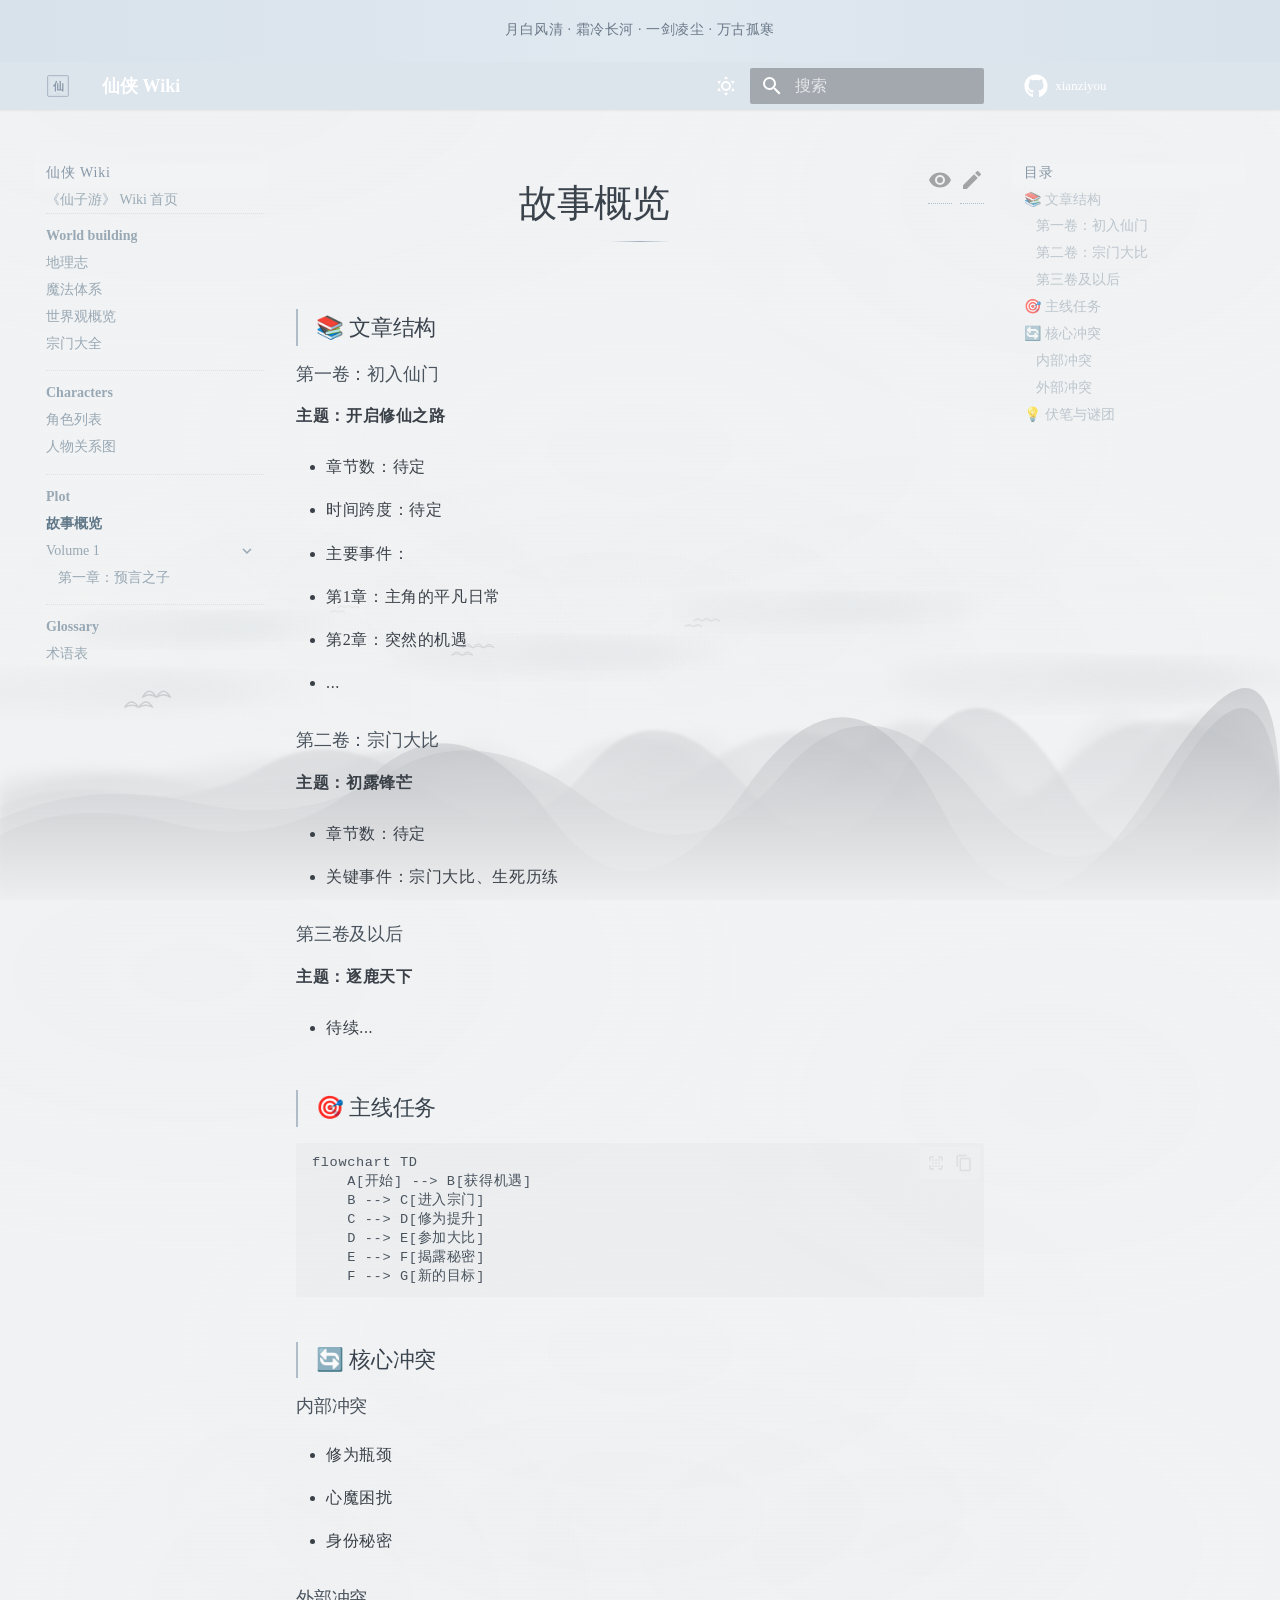
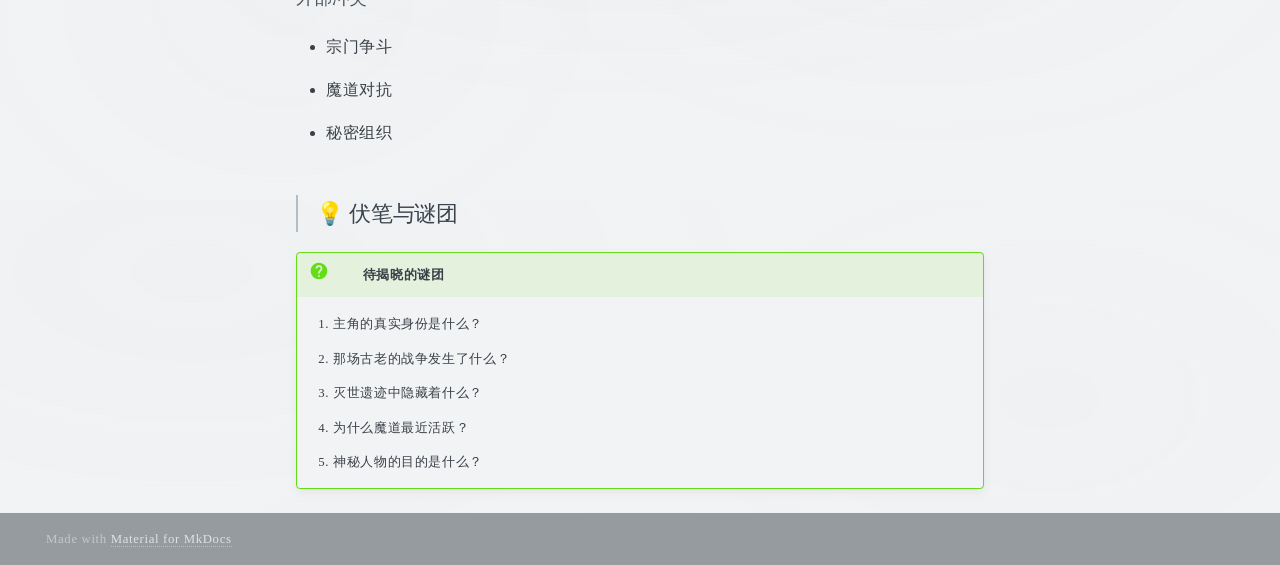
<file: plot/overview/index.html>
<!doctype html>
<html lang="zh" class="no-js">
  <head>
    
      <meta charset="utf-8">
      <meta name="viewport" content="width=device-width,initial-scale=1">
      
        <meta name="description" content="小说的整体框架和情节走向">
      
      
      
        <link rel="canonical" href="https://moyutinghualuo.github.io/xianziyou/plot/overview/">
      
      
        <link rel="prev" href="../../characters/relationships/">
      
      
        <link rel="next" href="../volume-1/chapter-01/">
      
      
        
      
      
      <link rel="icon" href="../../assets/images/favicon.png">
      <meta name="generator" content="mkdocs-1.6.1, mkdocs-material-9.7.6">
    
    
      
        <title>故事概览 - 仙侠 Wiki</title>
      
    
    
      <link rel="stylesheet" href="../../assets/stylesheets/main.484c7ddc.min.css">
      
        
        <link rel="stylesheet" href="../../assets/stylesheets/palette.ab4e12ef.min.css">
      
      


    
    
      
    
    
      
    
    
      <link rel="stylesheet" href="../../stylesheets/extra.css">
    
    <script>__md_scope=new URL("../..",location),__md_hash=e=>[...e].reduce(((e,_)=>(e<<5)-e+_.charCodeAt(0)),0),__md_get=(e,_=localStorage,t=__md_scope)=>JSON.parse(_.getItem(t.pathname+"."+e)),__md_set=(e,_,t=localStorage,a=__md_scope)=>{try{t.setItem(a.pathname+"."+e,JSON.stringify(_))}catch(e){}}</script>
    
      

    
    
  </head>
  
  
    
    
      
    
    
    
    
    <body dir="ltr" data-md-color-scheme="default" data-md-color-primary="blue-grey" data-md-color-accent="blue-grey">
  
    
    <input class="md-toggle" data-md-toggle="drawer" type="checkbox" id="__drawer" autocomplete="off">
    <input class="md-toggle" data-md-toggle="search" type="checkbox" id="__search" autocomplete="off">
    <label class="md-overlay" for="__drawer"></label>
    <div data-md-component="skip">
      
        
        <a href="#_1" class="md-skip">
          跳转至
        </a>
      
    </div>
    <div data-md-component="announce">
      
        <aside class="md-banner">
          <div class="md-banner__inner md-grid md-typeset">
            
            
  月白风清 · 霜冷长河 · 一剑凌尘 · 万古孤寒

          </div>
          
        </aside>
      
    </div>
    
    
      

  

<header class="md-header md-header--shadow" data-md-component="header">
  <nav class="md-header__inner md-grid" aria-label="页眉">
    <a href="../.." title="仙侠 Wiki" class="md-header__button md-logo" aria-label="仙侠 Wiki" data-md-component="logo">
      
  <img src="../../logo.svg" alt="logo">

    </a>
    <label class="md-header__button md-icon" for="__drawer">
      
      <svg xmlns="http://www.w3.org/2000/svg" viewBox="0 0 24 24"><path d="M3 6h18v2H3zm0 5h18v2H3zm0 5h18v2H3z"/></svg>
    </label>
    <div class="md-header__title" data-md-component="header-title">
      <div class="md-header__ellipsis">
        <div class="md-header__topic">
          <span class="md-ellipsis">
            仙侠 Wiki
          </span>
        </div>
        <div class="md-header__topic" data-md-component="header-topic">
          <span class="md-ellipsis">
            
              故事概览
            
          </span>
        </div>
      </div>
    </div>
    
      
        <form class="md-header__option" data-md-component="palette">
  
    
    
    
    <input class="md-option" data-md-color-media="(prefers-color-scheme: light)" data-md-color-scheme="default" data-md-color-primary="blue-grey" data-md-color-accent="blue-grey"  aria-label="切换至暗色模式"  type="radio" name="__palette" id="__palette_0">
    
      <label class="md-header__button md-icon" title="切换至暗色模式" for="__palette_1" hidden>
        <svg xmlns="http://www.w3.org/2000/svg" viewBox="0 0 24 24"><path d="M12 7a5 5 0 0 1 5 5 5 5 0 0 1-5 5 5 5 0 0 1-5-5 5 5 0 0 1 5-5m0 2a3 3 0 0 0-3 3 3 3 0 0 0 3 3 3 3 0 0 0 3-3 3 3 0 0 0-3-3m0-7 2.39 3.42C13.65 5.15 12.84 5 12 5s-1.65.15-2.39.42zM3.34 7l4.16-.35A7.2 7.2 0 0 0 5.94 8.5c-.44.74-.69 1.5-.83 2.29zm.02 10 1.76-3.77a7.131 7.131 0 0 0 2.38 4.14zM20.65 7l-1.77 3.79a7.02 7.02 0 0 0-2.38-4.15zm-.01 10-4.14.36c.59-.51 1.12-1.14 1.54-1.86.42-.73.69-1.5.83-2.29zM12 22l-2.41-3.44c.74.27 1.55.44 2.41.44.82 0 1.63-.17 2.37-.44z"/></svg>
      </label>
    
  
    
    
    
    <input class="md-option" data-md-color-media="(prefers-color-scheme: dark)" data-md-color-scheme="slate" data-md-color-primary="blue-grey" data-md-color-accent="blue-grey"  aria-label="切换至亮色模式"  type="radio" name="__palette" id="__palette_1">
    
      <label class="md-header__button md-icon" title="切换至亮色模式" for="__palette_0" hidden>
        <svg xmlns="http://www.w3.org/2000/svg" viewBox="0 0 24 24"><path d="m17.75 4.09-2.53 1.94.91 3.06-2.63-1.81-2.63 1.81.91-3.06-2.53-1.94L12.44 4l1.06-3 1.06 3zm3.5 6.91-1.64 1.25.59 1.98-1.7-1.17-1.7 1.17.59-1.98L15.75 11l2.06-.05L18.5 9l.69 1.95zm-2.28 4.95c.83-.08 1.72 1.1 1.19 1.85-.32.45-.66.87-1.08 1.27C15.17 23 8.84 23 4.94 19.07c-3.91-3.9-3.91-10.24 0-14.14.4-.4.82-.76 1.27-1.08.75-.53 1.93.36 1.85 1.19-.27 2.86.69 5.83 2.89 8.02a9.96 9.96 0 0 0 8.02 2.89m-1.64 2.02a12.08 12.08 0 0 1-7.8-3.47c-2.17-2.19-3.33-5-3.49-7.82-2.81 3.14-2.7 7.96.31 10.98 3.02 3.01 7.84 3.12 10.98.31"/></svg>
      </label>
    
  
</form>
      
    
    
      <script>var palette=__md_get("__palette");if(palette&&palette.color){if("(prefers-color-scheme)"===palette.color.media){var media=matchMedia("(prefers-color-scheme: light)"),input=document.querySelector(media.matches?"[data-md-color-media='(prefers-color-scheme: light)']":"[data-md-color-media='(prefers-color-scheme: dark)']");palette.color.media=input.getAttribute("data-md-color-media"),palette.color.scheme=input.getAttribute("data-md-color-scheme"),palette.color.primary=input.getAttribute("data-md-color-primary"),palette.color.accent=input.getAttribute("data-md-color-accent")}for(var[key,value]of Object.entries(palette.color))document.body.setAttribute("data-md-color-"+key,value)}</script>
    
    
    
      
      
        <label class="md-header__button md-icon" for="__search">
          
          <svg xmlns="http://www.w3.org/2000/svg" viewBox="0 0 24 24"><path d="M9.5 3A6.5 6.5 0 0 1 16 9.5c0 1.61-.59 3.09-1.56 4.23l.27.27h.79l5 5-1.5 1.5-5-5v-.79l-.27-.27A6.52 6.52 0 0 1 9.5 16 6.5 6.5 0 0 1 3 9.5 6.5 6.5 0 0 1 9.5 3m0 2C7 5 5 7 5 9.5S7 14 9.5 14 14 12 14 9.5 12 5 9.5 5"/></svg>
        </label>
        <div class="md-search" data-md-component="search" role="dialog">
  <label class="md-search__overlay" for="__search"></label>
  <div class="md-search__inner" role="search">
    <form class="md-search__form" name="search">
      <input type="text" class="md-search__input" name="query" aria-label="搜索" placeholder="搜索" autocapitalize="off" autocorrect="off" autocomplete="off" spellcheck="false" data-md-component="search-query" required>
      <label class="md-search__icon md-icon" for="__search">
        
        <svg xmlns="http://www.w3.org/2000/svg" viewBox="0 0 24 24"><path d="M9.5 3A6.5 6.5 0 0 1 16 9.5c0 1.61-.59 3.09-1.56 4.23l.27.27h.79l5 5-1.5 1.5-5-5v-.79l-.27-.27A6.52 6.52 0 0 1 9.5 16 6.5 6.5 0 0 1 3 9.5 6.5 6.5 0 0 1 9.5 3m0 2C7 5 5 7 5 9.5S7 14 9.5 14 14 12 14 9.5 12 5 9.5 5"/></svg>
        
        <svg xmlns="http://www.w3.org/2000/svg" viewBox="0 0 24 24"><path d="M20 11v2H8l5.5 5.5-1.42 1.42L4.16 12l7.92-7.92L13.5 5.5 8 11z"/></svg>
      </label>
      <nav class="md-search__options" aria-label="查找">
        
          <a href="javascript:void(0)" class="md-search__icon md-icon" title="分享" aria-label="分享" data-clipboard data-clipboard-text="" data-md-component="search-share" tabindex="-1">
            
            <svg xmlns="http://www.w3.org/2000/svg" viewBox="0 0 24 24"><path d="M18 16.08c-.76 0-1.44.3-1.96.77L8.91 12.7c.05-.23.09-.46.09-.7s-.04-.47-.09-.7l7.05-4.11c.54.5 1.25.81 2.04.81a3 3 0 0 0 3-3 3 3 0 0 0-3-3 3 3 0 0 0-3 3c0 .24.04.47.09.7L8.04 9.81C7.5 9.31 6.79 9 6 9a3 3 0 0 0-3 3 3 3 0 0 0 3 3c.79 0 1.5-.31 2.04-.81l7.12 4.15c-.05.21-.08.43-.08.66 0 1.61 1.31 2.91 2.92 2.91s2.92-1.3 2.92-2.91A2.92 2.92 0 0 0 18 16.08"/></svg>
          </a>
        
        <button type="reset" class="md-search__icon md-icon" title="清空当前内容" aria-label="清空当前内容" tabindex="-1">
          
          <svg xmlns="http://www.w3.org/2000/svg" viewBox="0 0 24 24"><path d="M19 6.41 17.59 5 12 10.59 6.41 5 5 6.41 10.59 12 5 17.59 6.41 19 12 13.41 17.59 19 19 17.59 13.41 12z"/></svg>
        </button>
      </nav>
      
        <div class="md-search__suggest" data-md-component="search-suggest"></div>
      
    </form>
    <div class="md-search__output">
      <div class="md-search__scrollwrap" tabindex="0" data-md-scrollfix>
        <div class="md-search-result" data-md-component="search-result">
          <div class="md-search-result__meta">
            正在初始化搜索引擎
          </div>
          <ol class="md-search-result__list" role="presentation"></ol>
        </div>
      </div>
    </div>
  </div>
</div>
      
    
    
      <div class="md-header__source">
        <a href="https://github.com/moyutinghualuo/xianziyou" title="前往仓库" class="md-source" data-md-component="source">
  <div class="md-source__icon md-icon">
    
    <svg xmlns="http://www.w3.org/2000/svg" viewBox="0 0 512 512"><!--! Font Awesome Free 7.1.0 by @fontawesome - https://fontawesome.com License - https://fontawesome.com/license/free (Icons: CC BY 4.0, Fonts: SIL OFL 1.1, Code: MIT License) Copyright 2025 Fonticons, Inc.--><path d="M173.9 397.4c0 2-2.3 3.6-5.2 3.6-3.3.3-5.6-1.3-5.6-3.6 0-2 2.3-3.6 5.2-3.6 3-.3 5.6 1.3 5.6 3.6m-31.1-4.5c-.7 2 1.3 4.3 4.3 4.9 2.6 1 5.6 0 6.2-2s-1.3-4.3-4.3-5.2c-2.6-.7-5.5.3-6.2 2.3m44.2-1.7c-2.9.7-4.9 2.6-4.6 4.9.3 2 2.9 3.3 5.9 2.6 2.9-.7 4.9-2.6 4.6-4.6-.3-1.9-3-3.2-5.9-2.9M252.8 8C114.1 8 8 113.3 8 252c0 110.9 69.8 205.8 169.5 239.2 12.8 2.3 17.3-5.6 17.3-12.1 0-6.2-.3-40.4-.3-61.4 0 0-70 15-84.7-29.8 0 0-11.4-29.1-27.8-36.6 0 0-22.9-15.7 1.6-15.4 0 0 24.9 2 38.6 25.8 21.9 38.6 58.6 27.5 72.9 20.9 2.3-16 8.8-27.1 16-33.7-55.9-6.2-112.3-14.3-112.3-110.5 0-27.5 7.6-41.3 23.6-58.9-2.6-6.5-11.1-33.3 2.6-67.9 20.9-6.5 69 27 69 27 20-5.6 41.5-8.5 62.8-8.5s42.8 2.9 62.8 8.5c0 0 48.1-33.6 69-27 13.7 34.7 5.2 61.4 2.6 67.9 16 17.7 25.8 31.5 25.8 58.9 0 96.5-58.9 104.2-114.8 110.5 9.2 7.9 17 22.9 17 46.4 0 33.7-.3 75.4-.3 83.6 0 6.5 4.6 14.4 17.3 12.1C436.2 457.8 504 362.9 504 252 504 113.3 391.5 8 252.8 8M105.2 352.9c-1.3 1-1 3.3.7 5.2 1.6 1.6 3.9 2.3 5.2 1 1.3-1 1-3.3-.7-5.2-1.6-1.6-3.9-2.3-5.2-1m-10.8-8.1c-.7 1.3.3 2.9 2.3 3.9 1.6 1 3.6.7 4.3-.7.7-1.3-.3-2.9-2.3-3.9-2-.6-3.6-.3-4.3.7m32.4 35.6c-1.6 1.3-1 4.3 1.3 6.2 2.3 2.3 5.2 2.6 6.5 1 1.3-1.3.7-4.3-1.3-6.2-2.2-2.3-5.2-2.6-6.5-1m-11.4-14.7c-1.6 1-1.6 3.6 0 5.9s4.3 3.3 5.6 2.3c1.6-1.3 1.6-3.9 0-6.2-1.4-2.3-4-3.3-5.6-2"/></svg>
  </div>
  <div class="md-source__repository">
    xianziyou
  </div>
</a>
      </div>
    
  </nav>
  
</header>
    
    <div class="md-container" data-md-component="container">
      
      
        
          
        
      
      <main class="md-main" data-md-component="main">
        <div class="md-main__inner md-grid">
          
            
              
              <div class="md-sidebar md-sidebar--primary" data-md-component="sidebar" data-md-type="navigation" >
                <div class="md-sidebar__scrollwrap">
                  <div class="md-sidebar__inner">
                    



<nav class="md-nav md-nav--primary" aria-label="导航栏" data-md-level="0">
  <label class="md-nav__title" for="__drawer">
    <a href="../.." title="仙侠 Wiki" class="md-nav__button md-logo" aria-label="仙侠 Wiki" data-md-component="logo">
      
  <img src="../../logo.svg" alt="logo">

    </a>
    仙侠 Wiki
  </label>
  
    <div class="md-nav__source">
      <a href="https://github.com/moyutinghualuo/xianziyou" title="前往仓库" class="md-source" data-md-component="source">
  <div class="md-source__icon md-icon">
    
    <svg xmlns="http://www.w3.org/2000/svg" viewBox="0 0 512 512"><!--! Font Awesome Free 7.1.0 by @fontawesome - https://fontawesome.com License - https://fontawesome.com/license/free (Icons: CC BY 4.0, Fonts: SIL OFL 1.1, Code: MIT License) Copyright 2025 Fonticons, Inc.--><path d="M173.9 397.4c0 2-2.3 3.6-5.2 3.6-3.3.3-5.6-1.3-5.6-3.6 0-2 2.3-3.6 5.2-3.6 3-.3 5.6 1.3 5.6 3.6m-31.1-4.5c-.7 2 1.3 4.3 4.3 4.9 2.6 1 5.6 0 6.2-2s-1.3-4.3-4.3-5.2c-2.6-.7-5.5.3-6.2 2.3m44.2-1.7c-2.9.7-4.9 2.6-4.6 4.9.3 2 2.9 3.3 5.9 2.6 2.9-.7 4.9-2.6 4.6-4.6-.3-1.9-3-3.2-5.9-2.9M252.8 8C114.1 8 8 113.3 8 252c0 110.9 69.8 205.8 169.5 239.2 12.8 2.3 17.3-5.6 17.3-12.1 0-6.2-.3-40.4-.3-61.4 0 0-70 15-84.7-29.8 0 0-11.4-29.1-27.8-36.6 0 0-22.9-15.7 1.6-15.4 0 0 24.9 2 38.6 25.8 21.9 38.6 58.6 27.5 72.9 20.9 2.3-16 8.8-27.1 16-33.7-55.9-6.2-112.3-14.3-112.3-110.5 0-27.5 7.6-41.3 23.6-58.9-2.6-6.5-11.1-33.3 2.6-67.9 20.9-6.5 69 27 69 27 20-5.6 41.5-8.5 62.8-8.5s42.8 2.9 62.8 8.5c0 0 48.1-33.6 69-27 13.7 34.7 5.2 61.4 2.6 67.9 16 17.7 25.8 31.5 25.8 58.9 0 96.5-58.9 104.2-114.8 110.5 9.2 7.9 17 22.9 17 46.4 0 33.7-.3 75.4-.3 83.6 0 6.5 4.6 14.4 17.3 12.1C436.2 457.8 504 362.9 504 252 504 113.3 391.5 8 252.8 8M105.2 352.9c-1.3 1-1 3.3.7 5.2 1.6 1.6 3.9 2.3 5.2 1 1.3-1 1-3.3-.7-5.2-1.6-1.6-3.9-2.3-5.2-1m-10.8-8.1c-.7 1.3.3 2.9 2.3 3.9 1.6 1 3.6.7 4.3-.7.7-1.3-.3-2.9-2.3-3.9-2-.6-3.6-.3-4.3.7m32.4 35.6c-1.6 1.3-1 4.3 1.3 6.2 2.3 2.3 5.2 2.6 6.5 1 1.3-1.3.7-4.3-1.3-6.2-2.2-2.3-5.2-2.6-6.5-1m-11.4-14.7c-1.6 1-1.6 3.6 0 5.9s4.3 3.3 5.6 2.3c1.6-1.3 1.6-3.9 0-6.2-1.4-2.3-4-3.3-5.6-2"/></svg>
  </div>
  <div class="md-source__repository">
    xianziyou
  </div>
</a>
    </div>
  
  <ul class="md-nav__list" data-md-scrollfix>
    
      
      
  
  
  
  
    <li class="md-nav__item">
      <a href="../.." class="md-nav__link">
        
  
  
  <span class="md-ellipsis">
    
  
    《仙子游》 Wiki 首页
  

    
  </span>
  
  

      </a>
    </li>
  

    
      
      
  
  
  
  
    
    
      
        
      
        
      
        
      
        
      
    
    
    
      
        
        
      
    
    
    <li class="md-nav__item md-nav__item--section md-nav__item--nested">
      
        
        
          
        
        <input class="md-nav__toggle md-toggle md-toggle--indeterminate" type="checkbox" id="__nav_2" >
        
          
          <label class="md-nav__link" for="__nav_2" id="__nav_2_label" tabindex="">
            
  
  
  <span class="md-ellipsis">
    
  
    World building
  

    
  </span>
  
  

            <span class="md-nav__icon md-icon"></span>
          </label>
        
        <nav class="md-nav" data-md-level="1" aria-labelledby="__nav_2_label" aria-expanded="false">
          <label class="md-nav__title" for="__nav_2">
            <span class="md-nav__icon md-icon"></span>
            
  
    World building
  

          </label>
          <ul class="md-nav__list" data-md-scrollfix>
            
              
                
  
  
  
  
    <li class="md-nav__item">
      <a href="../../world-building/geography/" class="md-nav__link">
        
  
  
  <span class="md-ellipsis">
    
  
    地理志
  

    
  </span>
  
  

      </a>
    </li>
  

              
            
              
                
  
  
  
  
    <li class="md-nav__item">
      <a href="../../world-building/magic-system/" class="md-nav__link">
        
  
  
  <span class="md-ellipsis">
    
  
    魔法体系
  

    
  </span>
  
  

      </a>
    </li>
  

              
            
              
                
  
  
  
  
    <li class="md-nav__item">
      <a href="../../world-building/overview/" class="md-nav__link">
        
  
  
  <span class="md-ellipsis">
    
  
    世界观概览
  

    
  </span>
  
  

      </a>
    </li>
  

              
            
              
                
  
  
  
  
    <li class="md-nav__item">
      <a href="../../world-building/sects/" class="md-nav__link">
        
  
  
  <span class="md-ellipsis">
    
  
    宗门大全
  

    
  </span>
  
  

      </a>
    </li>
  

              
            
          </ul>
        </nav>
      
    </li>
  

    
      
      
  
  
  
  
    
    
      
        
      
        
      
    
    
    
      
        
        
      
    
    
    <li class="md-nav__item md-nav__item--section md-nav__item--nested">
      
        
        
          
        
        <input class="md-nav__toggle md-toggle md-toggle--indeterminate" type="checkbox" id="__nav_3" >
        
          
          <label class="md-nav__link" for="__nav_3" id="__nav_3_label" tabindex="">
            
  
  
  <span class="md-ellipsis">
    
  
    Characters
  

    
  </span>
  
  

            <span class="md-nav__icon md-icon"></span>
          </label>
        
        <nav class="md-nav" data-md-level="1" aria-labelledby="__nav_3_label" aria-expanded="false">
          <label class="md-nav__title" for="__nav_3">
            <span class="md-nav__icon md-icon"></span>
            
  
    Characters
  

          </label>
          <ul class="md-nav__list" data-md-scrollfix>
            
              
                
  
  
  
  
    <li class="md-nav__item">
      <a href="../../characters/characters/" class="md-nav__link">
        
  
  
  <span class="md-ellipsis">
    
  
    角色列表
  

    
  </span>
  
  

      </a>
    </li>
  

              
            
              
                
  
  
  
  
    <li class="md-nav__item">
      <a href="../../characters/relationships/" class="md-nav__link">
        
  
  
  <span class="md-ellipsis">
    
  
    人物关系图
  

    
  </span>
  
  

      </a>
    </li>
  

              
            
          </ul>
        </nav>
      
    </li>
  

    
      
      
  
  
    
  
  
  
    
    
      
        
      
        
      
    
    
    
      
        
        
      
    
    
    <li class="md-nav__item md-nav__item--active md-nav__item--section md-nav__item--nested">
      
        
        
        <input class="md-nav__toggle md-toggle " type="checkbox" id="__nav_4" checked>
        
          
          <label class="md-nav__link" for="__nav_4" id="__nav_4_label" tabindex="">
            
  
  
  <span class="md-ellipsis">
    
  
    Plot
  

    
  </span>
  
  

            <span class="md-nav__icon md-icon"></span>
          </label>
        
        <nav class="md-nav" data-md-level="1" aria-labelledby="__nav_4_label" aria-expanded="true">
          <label class="md-nav__title" for="__nav_4">
            <span class="md-nav__icon md-icon"></span>
            
  
    Plot
  

          </label>
          <ul class="md-nav__list" data-md-scrollfix>
            
              
                
  
  
    
  
  
  
    <li class="md-nav__item md-nav__item--active">
      
      <input class="md-nav__toggle md-toggle" type="checkbox" id="__toc">
      
      
        
      
      
        <label class="md-nav__link md-nav__link--active" for="__toc">
          
  
  
  <span class="md-ellipsis">
    
  
    故事概览
  

    
  </span>
  
  

          <span class="md-nav__icon md-icon"></span>
        </label>
      
      <a href="./" class="md-nav__link md-nav__link--active">
        
  
  
  <span class="md-ellipsis">
    
  
    故事概览
  

    
  </span>
  
  

      </a>
      
        

<nav class="md-nav md-nav--secondary" aria-label="目录">
  
  
  
    
  
  
    <label class="md-nav__title" for="__toc">
      <span class="md-nav__icon md-icon"></span>
      目录
    </label>
    <ul class="md-nav__list" data-md-component="toc" data-md-scrollfix>
      
        <li class="md-nav__item">
  <a href="#_2" class="md-nav__link">
    <span class="md-ellipsis">
      
        📚 文章结构
      
    </span>
  </a>
  
    <nav class="md-nav" aria-label="📚 文章结构">
      <ul class="md-nav__list">
        
          <li class="md-nav__item">
  <a href="#_3" class="md-nav__link">
    <span class="md-ellipsis">
      
        第一卷：初入仙门
      
    </span>
  </a>
  
</li>
        
          <li class="md-nav__item">
  <a href="#_4" class="md-nav__link">
    <span class="md-ellipsis">
      
        第二卷：宗门大比
      
    </span>
  </a>
  
</li>
        
          <li class="md-nav__item">
  <a href="#_5" class="md-nav__link">
    <span class="md-ellipsis">
      
        第三卷及以后
      
    </span>
  </a>
  
</li>
        
      </ul>
    </nav>
  
</li>
      
        <li class="md-nav__item">
  <a href="#_6" class="md-nav__link">
    <span class="md-ellipsis">
      
        🎯 主线任务
      
    </span>
  </a>
  
</li>
      
        <li class="md-nav__item">
  <a href="#_7" class="md-nav__link">
    <span class="md-ellipsis">
      
        🔄 核心冲突
      
    </span>
  </a>
  
    <nav class="md-nav" aria-label="🔄 核心冲突">
      <ul class="md-nav__list">
        
          <li class="md-nav__item">
  <a href="#_8" class="md-nav__link">
    <span class="md-ellipsis">
      
        内部冲突
      
    </span>
  </a>
  
</li>
        
          <li class="md-nav__item">
  <a href="#_9" class="md-nav__link">
    <span class="md-ellipsis">
      
        外部冲突
      
    </span>
  </a>
  
</li>
        
      </ul>
    </nav>
  
</li>
      
        <li class="md-nav__item">
  <a href="#_10" class="md-nav__link">
    <span class="md-ellipsis">
      
        💡 伏笔与谜团
      
    </span>
  </a>
  
</li>
      
    </ul>
  
</nav>
      
    </li>
  

              
            
              
                
  
  
  
  
    
    
      
        
      
    
    
    
      
    
    
    <li class="md-nav__item md-nav__item--nested">
      
        
        
          
        
        <input class="md-nav__toggle md-toggle md-toggle--indeterminate" type="checkbox" id="__nav_4_2" >
        
          
          <label class="md-nav__link" for="__nav_4_2" id="__nav_4_2_label" tabindex="0">
            
  
  
  <span class="md-ellipsis">
    
  
    Volume 1
  

    
  </span>
  
  

            <span class="md-nav__icon md-icon"></span>
          </label>
        
        <nav class="md-nav" data-md-level="2" aria-labelledby="__nav_4_2_label" aria-expanded="false">
          <label class="md-nav__title" for="__nav_4_2">
            <span class="md-nav__icon md-icon"></span>
            
  
    Volume 1
  

          </label>
          <ul class="md-nav__list" data-md-scrollfix>
            
              
                
  
  
  
  
    <li class="md-nav__item">
      <a href="../volume-1/chapter-01/" class="md-nav__link">
        
  
  
  <span class="md-ellipsis">
    
  
    第一章：预言之子
  

    
  </span>
  
  

      </a>
    </li>
  

              
            
          </ul>
        </nav>
      
    </li>
  

              
            
          </ul>
        </nav>
      
    </li>
  

    
      
      
  
  
  
  
    
    
      
        
      
    
    
    
      
        
        
      
    
    
    <li class="md-nav__item md-nav__item--section md-nav__item--nested">
      
        
        
          
        
        <input class="md-nav__toggle md-toggle md-toggle--indeterminate" type="checkbox" id="__nav_5" >
        
          
          <label class="md-nav__link" for="__nav_5" id="__nav_5_label" tabindex="">
            
  
  
  <span class="md-ellipsis">
    
  
    Glossary
  

    
  </span>
  
  

            <span class="md-nav__icon md-icon"></span>
          </label>
        
        <nav class="md-nav" data-md-level="1" aria-labelledby="__nav_5_label" aria-expanded="false">
          <label class="md-nav__title" for="__nav_5">
            <span class="md-nav__icon md-icon"></span>
            
  
    Glossary
  

          </label>
          <ul class="md-nav__list" data-md-scrollfix>
            
              
                
  
  
  
  
    <li class="md-nav__item">
      <a href="../../glossary/terms/" class="md-nav__link">
        
  
  
  <span class="md-ellipsis">
    
  
    术语表
  

    
  </span>
  
  

      </a>
    </li>
  

              
            
          </ul>
        </nav>
      
    </li>
  

    
  </ul>
</nav>
                  </div>
                </div>
              </div>
            
            
              
              <div class="md-sidebar md-sidebar--secondary" data-md-component="sidebar" data-md-type="toc" >
                <div class="md-sidebar__scrollwrap">
                  <div class="md-sidebar__inner">
                    

<nav class="md-nav md-nav--secondary" aria-label="目录">
  
  
  
    
  
  
    <label class="md-nav__title" for="__toc">
      <span class="md-nav__icon md-icon"></span>
      目录
    </label>
    <ul class="md-nav__list" data-md-component="toc" data-md-scrollfix>
      
        <li class="md-nav__item">
  <a href="#_2" class="md-nav__link">
    <span class="md-ellipsis">
      
        📚 文章结构
      
    </span>
  </a>
  
    <nav class="md-nav" aria-label="📚 文章结构">
      <ul class="md-nav__list">
        
          <li class="md-nav__item">
  <a href="#_3" class="md-nav__link">
    <span class="md-ellipsis">
      
        第一卷：初入仙门
      
    </span>
  </a>
  
</li>
        
          <li class="md-nav__item">
  <a href="#_4" class="md-nav__link">
    <span class="md-ellipsis">
      
        第二卷：宗门大比
      
    </span>
  </a>
  
</li>
        
          <li class="md-nav__item">
  <a href="#_5" class="md-nav__link">
    <span class="md-ellipsis">
      
        第三卷及以后
      
    </span>
  </a>
  
</li>
        
      </ul>
    </nav>
  
</li>
      
        <li class="md-nav__item">
  <a href="#_6" class="md-nav__link">
    <span class="md-ellipsis">
      
        🎯 主线任务
      
    </span>
  </a>
  
</li>
      
        <li class="md-nav__item">
  <a href="#_7" class="md-nav__link">
    <span class="md-ellipsis">
      
        🔄 核心冲突
      
    </span>
  </a>
  
    <nav class="md-nav" aria-label="🔄 核心冲突">
      <ul class="md-nav__list">
        
          <li class="md-nav__item">
  <a href="#_8" class="md-nav__link">
    <span class="md-ellipsis">
      
        内部冲突
      
    </span>
  </a>
  
</li>
        
          <li class="md-nav__item">
  <a href="#_9" class="md-nav__link">
    <span class="md-ellipsis">
      
        外部冲突
      
    </span>
  </a>
  
</li>
        
      </ul>
    </nav>
  
</li>
      
        <li class="md-nav__item">
  <a href="#_10" class="md-nav__link">
    <span class="md-ellipsis">
      
        💡 伏笔与谜团
      
    </span>
  </a>
  
</li>
      
    </ul>
  
</nav>
                  </div>
                </div>
              </div>
            
          
          
            <div class="md-content" data-md-component="content">
              
              <article class="md-content__inner md-typeset">
                
  
                  


  
    <a href="https://github.com/moyutinghualuo/xianziyou/edit/main/docs/plot/overview.md" title="编辑此页" class="md-content__button md-icon" rel="edit">
      
      <svg xmlns="http://www.w3.org/2000/svg" viewBox="0 0 24 24"><path d="M20.71 7.04c.39-.39.39-1.04 0-1.41l-2.34-2.34c-.37-.39-1.02-.39-1.41 0l-1.84 1.83 3.75 3.75M3 17.25V21h3.75L17.81 9.93l-3.75-3.75z"/></svg>
    </a>
  
  
    
      
    
    <a href="https://github.com/moyutinghualuo/xianziyou/raw/main/docs/plot/overview.md" title="查看本页的源代码" class="md-content__button md-icon">
      
      <svg xmlns="http://www.w3.org/2000/svg" viewBox="0 0 24 24"><path d="M12 9a3 3 0 0 0-3 3 3 3 0 0 0 3 3 3 3 0 0 0 3-3 3 3 0 0 0-3-3m0 8a5 5 0 0 1-5-5 5 5 0 0 1 5-5 5 5 0 0 1 5 5 5 5 0 0 1-5 5m0-12.5C7 4.5 2.73 7.61 1 12c1.73 4.39 6 7.5 11 7.5s9.27-3.11 11-7.5c-1.73-4.39-6-7.5-11-7.5"/></svg>
    </a>
  


<h1 id="_1">故事概览<a class="headerlink" href="#_1" title="Permanent link">¶</a></h1>
<h2 id="_2">📚 文章结构<a class="headerlink" href="#_2" title="Permanent link">¶</a></h2>
<h3 id="_3">第一卷：初入仙门<a class="headerlink" href="#_3" title="Permanent link">¶</a></h3>
<p><strong>主题：开启修仙之路</strong></p>
<ul>
<li>章节数：待定</li>
<li>时间跨度：待定</li>
<li>主要事件：</li>
<li>第1章：主角的平凡日常</li>
<li>第2章：突然的机遇</li>
<li>...</li>
</ul>
<h3 id="_4">第二卷：宗门大比<a class="headerlink" href="#_4" title="Permanent link">¶</a></h3>
<p><strong>主题：初露锋芒</strong></p>
<ul>
<li>章节数：待定</li>
<li>关键事件：宗门大比、生死历练</li>
</ul>
<h3 id="_5">第三卷及以后<a class="headerlink" href="#_5" title="Permanent link">¶</a></h3>
<p><strong>主题：逐鹿天下</strong></p>
<ul>
<li>待续...</li>
</ul>
<h2 id="_6">🎯 主线任务<a class="headerlink" href="#_6" title="Permanent link">¶</a></h2>
<div class="language-text highlight"><pre><span></span><code><span id="__span-0-1"><a id="__codelineno-0-1" name="__codelineno-0-1" href="#__codelineno-0-1"></a>flowchart TD
</span><span id="__span-0-2"><a id="__codelineno-0-2" name="__codelineno-0-2" href="#__codelineno-0-2"></a>    A[开始] --&gt; B[获得机遇]
</span><span id="__span-0-3"><a id="__codelineno-0-3" name="__codelineno-0-3" href="#__codelineno-0-3"></a>    B --&gt; C[进入宗门]
</span><span id="__span-0-4"><a id="__codelineno-0-4" name="__codelineno-0-4" href="#__codelineno-0-4"></a>    C --&gt; D[修为提升]
</span><span id="__span-0-5"><a id="__codelineno-0-5" name="__codelineno-0-5" href="#__codelineno-0-5"></a>    D --&gt; E[参加大比]
</span><span id="__span-0-6"><a id="__codelineno-0-6" name="__codelineno-0-6" href="#__codelineno-0-6"></a>    E --&gt; F[揭露秘密]
</span><span id="__span-0-7"><a id="__codelineno-0-7" name="__codelineno-0-7" href="#__codelineno-0-7"></a>    F --&gt; G[新的目标]
</span></code></pre></div>
<h2 id="_7">🔄 核心冲突<a class="headerlink" href="#_7" title="Permanent link">¶</a></h2>
<h3 id="_8">内部冲突<a class="headerlink" href="#_8" title="Permanent link">¶</a></h3>
<ul>
<li>修为瓶颈</li>
<li>心魔困扰</li>
<li>身份秘密</li>
</ul>
<h3 id="_9">外部冲突<a class="headerlink" href="#_9" title="Permanent link">¶</a></h3>
<ul>
<li>宗门争斗</li>
<li>魔道对抗</li>
<li>秘密组织</li>
</ul>
<h2 id="_10">💡 伏笔与谜团<a class="headerlink" href="#_10" title="Permanent link">¶</a></h2>
<div class="admonition question">
<p class="admonition-title">待揭晓的谜团</p>
<ol>
<li>主角的真实身份是什么？</li>
<li>那场古老的战争发生了什么？</li>
<li>灭世遗迹中隐藏着什么？</li>
<li>为什么魔道最近活跃？</li>
<li>神秘人物的目的是什么？</li>
</ol>
</div>







  
  






                

  <!-- Giscus 评论系统 -->
  
  <script src="https://giscus.app/client.js"
    data-repo="moyutinghualuo/xianziyou"
    data-repo-id="1272264260"
    data-category="Discussions"
    data-category-id="DIC_kwzOEAAVyM4CeYvP"
    data-mapping="pathname"
    data-reactions-enabled="True"
    data-emit-metadata="False"
    data-input-position="top"
    data-theme="auto"
    data-lang="zh-CN"
    crossorigin="anonymous"
    async>
  </script>
  

              </article>
            </div>
          
          
<script>var target=document.getElementById(location.hash.slice(1));target&&target.name&&(target.checked=target.name.startsWith("__tabbed_"))</script>
        </div>
        
          <button type="button" class="md-top md-icon" data-md-component="top" hidden>
  
  <svg xmlns="http://www.w3.org/2000/svg" viewBox="0 0 24 24"><path d="M13 20h-2V8l-5.5 5.5-1.42-1.42L12 4.16l7.92 7.92-1.42 1.42L13 8z"/></svg>
  回到页面顶部
</button>
        
      </main>
      
        <footer class="md-footer">
  
  <div class="md-footer-meta md-typeset">
    <div class="md-footer-meta__inner md-grid">
      <div class="md-copyright">
  
  
    Made with
    <a href="https://squidfunk.github.io/mkdocs-material/" target="_blank" rel="noopener">
      Material for MkDocs
    </a>
  
</div>
      
    </div>
  </div>
</footer>
      
    </div>
    <div class="md-dialog" data-md-component="dialog">
      <div class="md-dialog__inner md-typeset"></div>
    </div>
    
    
    
      
      
      <script id="__config" type="application/json">{"annotate": null, "base": "../..", "features": ["navigation.sections", "navigation.expand", "navigation.indexes", "navigation.top", "navigation.tracking", "navigation.instant", "navigation.instant.prefetch", "search.suggest", "search.highlight", "search.share", "content.code.copy", "content.code.select", "content.action.edit", "content.action.view"], "search": "../../assets/javascripts/workers/search.2c215733.min.js", "tags": null, "translations": {"clipboard.copied": "\u5df2\u590d\u5236", "clipboard.copy": "\u590d\u5236", "search.result.more.one": "\u5728\u8be5\u9875\u4e0a\u8fd8\u6709 1 \u4e2a\u7b26\u5408\u6761\u4ef6\u7684\u7ed3\u679c", "search.result.more.other": "\u5728\u8be5\u9875\u4e0a\u8fd8\u6709 # \u4e2a\u7b26\u5408\u6761\u4ef6\u7684\u7ed3\u679c", "search.result.none": "\u6ca1\u6709\u627e\u5230\u7b26\u5408\u6761\u4ef6\u7684\u7ed3\u679c", "search.result.one": "\u627e\u5230 1 \u4e2a\u7b26\u5408\u6761\u4ef6\u7684\u7ed3\u679c", "search.result.other": "# \u4e2a\u7b26\u5408\u6761\u4ef6\u7684\u7ed3\u679c", "search.result.placeholder": "\u952e\u5165\u4ee5\u5f00\u59cb\u641c\u7d22", "search.result.term.missing": "\u7f3a\u5c11", "select.version": "\u9009\u62e9\u5f53\u524d\u7248\u672c"}, "version": null}</script>
    
    
      <script src="../../assets/javascripts/bundle.79ae519e.min.js"></script>
      
    
  </body>
</html>
</file>
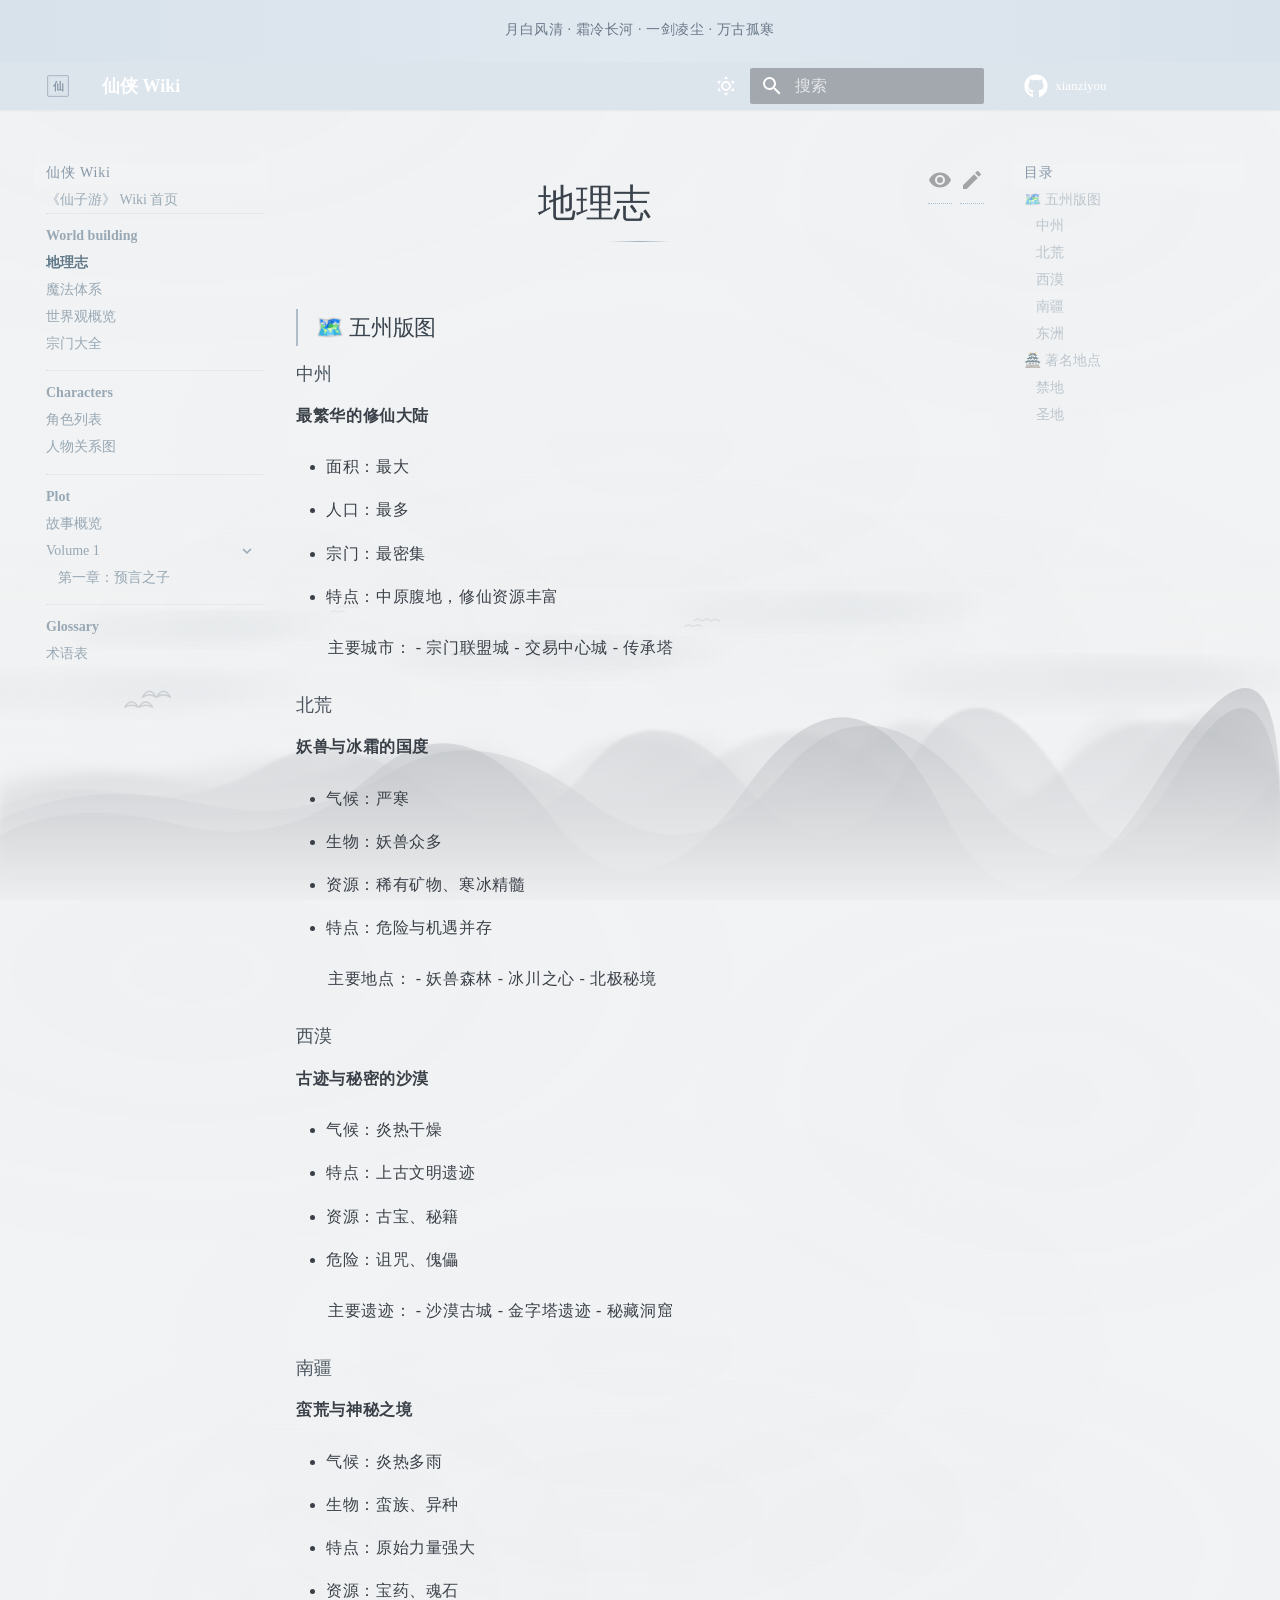
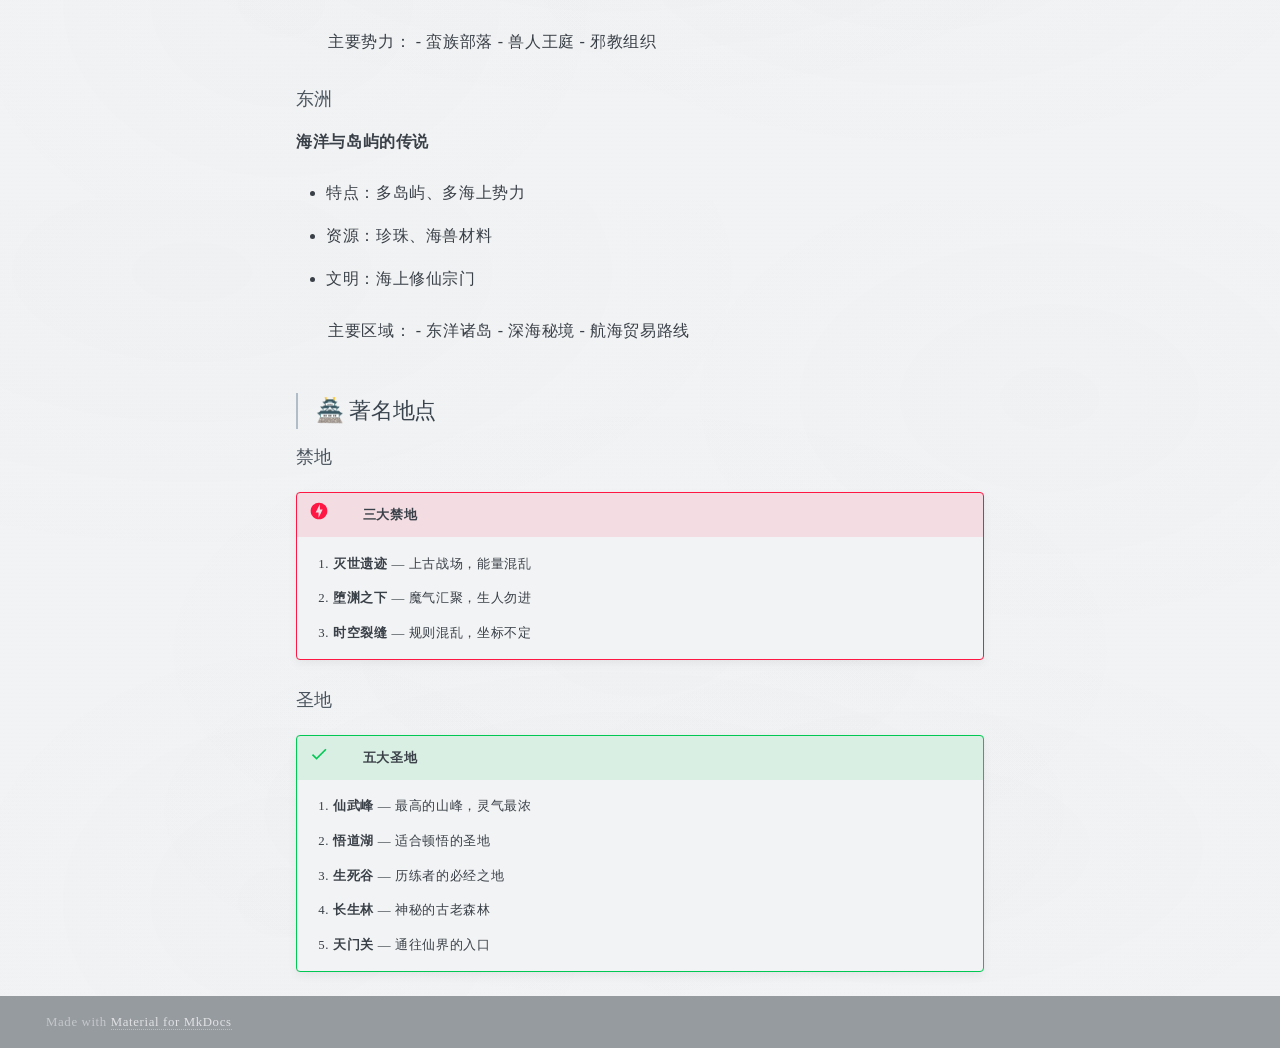
<file: world-building/geography/index.html>
<!doctype html>
<html lang="zh" class="no-js">
  <head>
    
      <meta charset="utf-8">
      <meta name="viewport" content="width=device-width,initial-scale=1">
      
        <meta name="description" content="仙侠世界的地理版图和重要地点">
      
      
      
        <link rel="canonical" href="https://moyutinghualuo.github.io/xianziyou/world-building/geography/">
      
      
        <link rel="prev" href="../..">
      
      
        <link rel="next" href="../magic-system/">
      
      
        
      
      
      <link rel="icon" href="../../assets/images/favicon.png">
      <meta name="generator" content="mkdocs-1.6.1, mkdocs-material-9.7.6">
    
    
      
        <title>地理志 - 仙侠 Wiki</title>
      
    
    
      <link rel="stylesheet" href="../../assets/stylesheets/main.484c7ddc.min.css">
      
        
        <link rel="stylesheet" href="../../assets/stylesheets/palette.ab4e12ef.min.css">
      
      


    
    
      
    
    
      
    
    
      <link rel="stylesheet" href="../../stylesheets/extra.css">
    
    <script>__md_scope=new URL("../..",location),__md_hash=e=>[...e].reduce(((e,_)=>(e<<5)-e+_.charCodeAt(0)),0),__md_get=(e,_=localStorage,t=__md_scope)=>JSON.parse(_.getItem(t.pathname+"."+e)),__md_set=(e,_,t=localStorage,a=__md_scope)=>{try{t.setItem(a.pathname+"."+e,JSON.stringify(_))}catch(e){}}</script>
    
      

    
    
  </head>
  
  
    
    
      
    
    
    
    
    <body dir="ltr" data-md-color-scheme="default" data-md-color-primary="blue-grey" data-md-color-accent="blue-grey">
  
    
    <input class="md-toggle" data-md-toggle="drawer" type="checkbox" id="__drawer" autocomplete="off">
    <input class="md-toggle" data-md-toggle="search" type="checkbox" id="__search" autocomplete="off">
    <label class="md-overlay" for="__drawer"></label>
    <div data-md-component="skip">
      
        
        <a href="#_1" class="md-skip">
          跳转至
        </a>
      
    </div>
    <div data-md-component="announce">
      
        <aside class="md-banner">
          <div class="md-banner__inner md-grid md-typeset">
            
            
  月白风清 · 霜冷长河 · 一剑凌尘 · 万古孤寒

          </div>
          
        </aside>
      
    </div>
    
    
      

  

<header class="md-header md-header--shadow" data-md-component="header">
  <nav class="md-header__inner md-grid" aria-label="页眉">
    <a href="../.." title="仙侠 Wiki" class="md-header__button md-logo" aria-label="仙侠 Wiki" data-md-component="logo">
      
  <img src="../../logo.svg" alt="logo">

    </a>
    <label class="md-header__button md-icon" for="__drawer">
      
      <svg xmlns="http://www.w3.org/2000/svg" viewBox="0 0 24 24"><path d="M3 6h18v2H3zm0 5h18v2H3zm0 5h18v2H3z"/></svg>
    </label>
    <div class="md-header__title" data-md-component="header-title">
      <div class="md-header__ellipsis">
        <div class="md-header__topic">
          <span class="md-ellipsis">
            仙侠 Wiki
          </span>
        </div>
        <div class="md-header__topic" data-md-component="header-topic">
          <span class="md-ellipsis">
            
              地理志
            
          </span>
        </div>
      </div>
    </div>
    
      
        <form class="md-header__option" data-md-component="palette">
  
    
    
    
    <input class="md-option" data-md-color-media="(prefers-color-scheme: light)" data-md-color-scheme="default" data-md-color-primary="blue-grey" data-md-color-accent="blue-grey"  aria-label="切换至暗色模式"  type="radio" name="__palette" id="__palette_0">
    
      <label class="md-header__button md-icon" title="切换至暗色模式" for="__palette_1" hidden>
        <svg xmlns="http://www.w3.org/2000/svg" viewBox="0 0 24 24"><path d="M12 7a5 5 0 0 1 5 5 5 5 0 0 1-5 5 5 5 0 0 1-5-5 5 5 0 0 1 5-5m0 2a3 3 0 0 0-3 3 3 3 0 0 0 3 3 3 3 0 0 0 3-3 3 3 0 0 0-3-3m0-7 2.39 3.42C13.65 5.15 12.84 5 12 5s-1.65.15-2.39.42zM3.34 7l4.16-.35A7.2 7.2 0 0 0 5.94 8.5c-.44.74-.69 1.5-.83 2.29zm.02 10 1.76-3.77a7.131 7.131 0 0 0 2.38 4.14zM20.65 7l-1.77 3.79a7.02 7.02 0 0 0-2.38-4.15zm-.01 10-4.14.36c.59-.51 1.12-1.14 1.54-1.86.42-.73.69-1.5.83-2.29zM12 22l-2.41-3.44c.74.27 1.55.44 2.41.44.82 0 1.63-.17 2.37-.44z"/></svg>
      </label>
    
  
    
    
    
    <input class="md-option" data-md-color-media="(prefers-color-scheme: dark)" data-md-color-scheme="slate" data-md-color-primary="blue-grey" data-md-color-accent="blue-grey"  aria-label="切换至亮色模式"  type="radio" name="__palette" id="__palette_1">
    
      <label class="md-header__button md-icon" title="切换至亮色模式" for="__palette_0" hidden>
        <svg xmlns="http://www.w3.org/2000/svg" viewBox="0 0 24 24"><path d="m17.75 4.09-2.53 1.94.91 3.06-2.63-1.81-2.63 1.81.91-3.06-2.53-1.94L12.44 4l1.06-3 1.06 3zm3.5 6.91-1.64 1.25.59 1.98-1.7-1.17-1.7 1.17.59-1.98L15.75 11l2.06-.05L18.5 9l.69 1.95zm-2.28 4.95c.83-.08 1.72 1.1 1.19 1.85-.32.45-.66.87-1.08 1.27C15.17 23 8.84 23 4.94 19.07c-3.91-3.9-3.91-10.24 0-14.14.4-.4.82-.76 1.27-1.08.75-.53 1.93.36 1.85 1.19-.27 2.86.69 5.83 2.89 8.02a9.96 9.96 0 0 0 8.02 2.89m-1.64 2.02a12.08 12.08 0 0 1-7.8-3.47c-2.17-2.19-3.33-5-3.49-7.82-2.81 3.14-2.7 7.96.31 10.98 3.02 3.01 7.84 3.12 10.98.31"/></svg>
      </label>
    
  
</form>
      
    
    
      <script>var palette=__md_get("__palette");if(palette&&palette.color){if("(prefers-color-scheme)"===palette.color.media){var media=matchMedia("(prefers-color-scheme: light)"),input=document.querySelector(media.matches?"[data-md-color-media='(prefers-color-scheme: light)']":"[data-md-color-media='(prefers-color-scheme: dark)']");palette.color.media=input.getAttribute("data-md-color-media"),palette.color.scheme=input.getAttribute("data-md-color-scheme"),palette.color.primary=input.getAttribute("data-md-color-primary"),palette.color.accent=input.getAttribute("data-md-color-accent")}for(var[key,value]of Object.entries(palette.color))document.body.setAttribute("data-md-color-"+key,value)}</script>
    
    
    
      
      
        <label class="md-header__button md-icon" for="__search">
          
          <svg xmlns="http://www.w3.org/2000/svg" viewBox="0 0 24 24"><path d="M9.5 3A6.5 6.5 0 0 1 16 9.5c0 1.61-.59 3.09-1.56 4.23l.27.27h.79l5 5-1.5 1.5-5-5v-.79l-.27-.27A6.52 6.52 0 0 1 9.5 16 6.5 6.5 0 0 1 3 9.5 6.5 6.5 0 0 1 9.5 3m0 2C7 5 5 7 5 9.5S7 14 9.5 14 14 12 14 9.5 12 5 9.5 5"/></svg>
        </label>
        <div class="md-search" data-md-component="search" role="dialog">
  <label class="md-search__overlay" for="__search"></label>
  <div class="md-search__inner" role="search">
    <form class="md-search__form" name="search">
      <input type="text" class="md-search__input" name="query" aria-label="搜索" placeholder="搜索" autocapitalize="off" autocorrect="off" autocomplete="off" spellcheck="false" data-md-component="search-query" required>
      <label class="md-search__icon md-icon" for="__search">
        
        <svg xmlns="http://www.w3.org/2000/svg" viewBox="0 0 24 24"><path d="M9.5 3A6.5 6.5 0 0 1 16 9.5c0 1.61-.59 3.09-1.56 4.23l.27.27h.79l5 5-1.5 1.5-5-5v-.79l-.27-.27A6.52 6.52 0 0 1 9.5 16 6.5 6.5 0 0 1 3 9.5 6.5 6.5 0 0 1 9.5 3m0 2C7 5 5 7 5 9.5S7 14 9.5 14 14 12 14 9.5 12 5 9.5 5"/></svg>
        
        <svg xmlns="http://www.w3.org/2000/svg" viewBox="0 0 24 24"><path d="M20 11v2H8l5.5 5.5-1.42 1.42L4.16 12l7.92-7.92L13.5 5.5 8 11z"/></svg>
      </label>
      <nav class="md-search__options" aria-label="查找">
        
          <a href="javascript:void(0)" class="md-search__icon md-icon" title="分享" aria-label="分享" data-clipboard data-clipboard-text="" data-md-component="search-share" tabindex="-1">
            
            <svg xmlns="http://www.w3.org/2000/svg" viewBox="0 0 24 24"><path d="M18 16.08c-.76 0-1.44.3-1.96.77L8.91 12.7c.05-.23.09-.46.09-.7s-.04-.47-.09-.7l7.05-4.11c.54.5 1.25.81 2.04.81a3 3 0 0 0 3-3 3 3 0 0 0-3-3 3 3 0 0 0-3 3c0 .24.04.47.09.7L8.04 9.81C7.5 9.31 6.79 9 6 9a3 3 0 0 0-3 3 3 3 0 0 0 3 3c.79 0 1.5-.31 2.04-.81l7.12 4.15c-.05.21-.08.43-.08.66 0 1.61 1.31 2.91 2.92 2.91s2.92-1.3 2.92-2.91A2.92 2.92 0 0 0 18 16.08"/></svg>
          </a>
        
        <button type="reset" class="md-search__icon md-icon" title="清空当前内容" aria-label="清空当前内容" tabindex="-1">
          
          <svg xmlns="http://www.w3.org/2000/svg" viewBox="0 0 24 24"><path d="M19 6.41 17.59 5 12 10.59 6.41 5 5 6.41 10.59 12 5 17.59 6.41 19 12 13.41 17.59 19 19 17.59 13.41 12z"/></svg>
        </button>
      </nav>
      
        <div class="md-search__suggest" data-md-component="search-suggest"></div>
      
    </form>
    <div class="md-search__output">
      <div class="md-search__scrollwrap" tabindex="0" data-md-scrollfix>
        <div class="md-search-result" data-md-component="search-result">
          <div class="md-search-result__meta">
            正在初始化搜索引擎
          </div>
          <ol class="md-search-result__list" role="presentation"></ol>
        </div>
      </div>
    </div>
  </div>
</div>
      
    
    
      <div class="md-header__source">
        <a href="https://github.com/moyutinghualuo/xianziyou" title="前往仓库" class="md-source" data-md-component="source">
  <div class="md-source__icon md-icon">
    
    <svg xmlns="http://www.w3.org/2000/svg" viewBox="0 0 512 512"><!--! Font Awesome Free 7.1.0 by @fontawesome - https://fontawesome.com License - https://fontawesome.com/license/free (Icons: CC BY 4.0, Fonts: SIL OFL 1.1, Code: MIT License) Copyright 2025 Fonticons, Inc.--><path d="M173.9 397.4c0 2-2.3 3.6-5.2 3.6-3.3.3-5.6-1.3-5.6-3.6 0-2 2.3-3.6 5.2-3.6 3-.3 5.6 1.3 5.6 3.6m-31.1-4.5c-.7 2 1.3 4.3 4.3 4.9 2.6 1 5.6 0 6.2-2s-1.3-4.3-4.3-5.2c-2.6-.7-5.5.3-6.2 2.3m44.2-1.7c-2.9.7-4.9 2.6-4.6 4.9.3 2 2.9 3.3 5.9 2.6 2.9-.7 4.9-2.6 4.6-4.6-.3-1.9-3-3.2-5.9-2.9M252.8 8C114.1 8 8 113.3 8 252c0 110.9 69.8 205.8 169.5 239.2 12.8 2.3 17.3-5.6 17.3-12.1 0-6.2-.3-40.4-.3-61.4 0 0-70 15-84.7-29.8 0 0-11.4-29.1-27.8-36.6 0 0-22.9-15.7 1.6-15.4 0 0 24.9 2 38.6 25.8 21.9 38.6 58.6 27.5 72.9 20.9 2.3-16 8.8-27.1 16-33.7-55.9-6.2-112.3-14.3-112.3-110.5 0-27.5 7.6-41.3 23.6-58.9-2.6-6.5-11.1-33.3 2.6-67.9 20.9-6.5 69 27 69 27 20-5.6 41.5-8.5 62.8-8.5s42.8 2.9 62.8 8.5c0 0 48.1-33.6 69-27 13.7 34.7 5.2 61.4 2.6 67.9 16 17.7 25.8 31.5 25.8 58.9 0 96.5-58.9 104.2-114.8 110.5 9.2 7.9 17 22.9 17 46.4 0 33.7-.3 75.4-.3 83.6 0 6.5 4.6 14.4 17.3 12.1C436.2 457.8 504 362.9 504 252 504 113.3 391.5 8 252.8 8M105.2 352.9c-1.3 1-1 3.3.7 5.2 1.6 1.6 3.9 2.3 5.2 1 1.3-1 1-3.3-.7-5.2-1.6-1.6-3.9-2.3-5.2-1m-10.8-8.1c-.7 1.3.3 2.9 2.3 3.9 1.6 1 3.6.7 4.3-.7.7-1.3-.3-2.9-2.3-3.9-2-.6-3.6-.3-4.3.7m32.4 35.6c-1.6 1.3-1 4.3 1.3 6.2 2.3 2.3 5.2 2.6 6.5 1 1.3-1.3.7-4.3-1.3-6.2-2.2-2.3-5.2-2.6-6.5-1m-11.4-14.7c-1.6 1-1.6 3.6 0 5.9s4.3 3.3 5.6 2.3c1.6-1.3 1.6-3.9 0-6.2-1.4-2.3-4-3.3-5.6-2"/></svg>
  </div>
  <div class="md-source__repository">
    xianziyou
  </div>
</a>
      </div>
    
  </nav>
  
</header>
    
    <div class="md-container" data-md-component="container">
      
      
        
          
        
      
      <main class="md-main" data-md-component="main">
        <div class="md-main__inner md-grid">
          
            
              
              <div class="md-sidebar md-sidebar--primary" data-md-component="sidebar" data-md-type="navigation" >
                <div class="md-sidebar__scrollwrap">
                  <div class="md-sidebar__inner">
                    



<nav class="md-nav md-nav--primary" aria-label="导航栏" data-md-level="0">
  <label class="md-nav__title" for="__drawer">
    <a href="../.." title="仙侠 Wiki" class="md-nav__button md-logo" aria-label="仙侠 Wiki" data-md-component="logo">
      
  <img src="../../logo.svg" alt="logo">

    </a>
    仙侠 Wiki
  </label>
  
    <div class="md-nav__source">
      <a href="https://github.com/moyutinghualuo/xianziyou" title="前往仓库" class="md-source" data-md-component="source">
  <div class="md-source__icon md-icon">
    
    <svg xmlns="http://www.w3.org/2000/svg" viewBox="0 0 512 512"><!--! Font Awesome Free 7.1.0 by @fontawesome - https://fontawesome.com License - https://fontawesome.com/license/free (Icons: CC BY 4.0, Fonts: SIL OFL 1.1, Code: MIT License) Copyright 2025 Fonticons, Inc.--><path d="M173.9 397.4c0 2-2.3 3.6-5.2 3.6-3.3.3-5.6-1.3-5.6-3.6 0-2 2.3-3.6 5.2-3.6 3-.3 5.6 1.3 5.6 3.6m-31.1-4.5c-.7 2 1.3 4.3 4.3 4.9 2.6 1 5.6 0 6.2-2s-1.3-4.3-4.3-5.2c-2.6-.7-5.5.3-6.2 2.3m44.2-1.7c-2.9.7-4.9 2.6-4.6 4.9.3 2 2.9 3.3 5.9 2.6 2.9-.7 4.9-2.6 4.6-4.6-.3-1.9-3-3.2-5.9-2.9M252.8 8C114.1 8 8 113.3 8 252c0 110.9 69.8 205.8 169.5 239.2 12.8 2.3 17.3-5.6 17.3-12.1 0-6.2-.3-40.4-.3-61.4 0 0-70 15-84.7-29.8 0 0-11.4-29.1-27.8-36.6 0 0-22.9-15.7 1.6-15.4 0 0 24.9 2 38.6 25.8 21.9 38.6 58.6 27.5 72.9 20.9 2.3-16 8.8-27.1 16-33.7-55.9-6.2-112.3-14.3-112.3-110.5 0-27.5 7.6-41.3 23.6-58.9-2.6-6.5-11.1-33.3 2.6-67.9 20.9-6.5 69 27 69 27 20-5.6 41.5-8.5 62.8-8.5s42.8 2.9 62.8 8.5c0 0 48.1-33.6 69-27 13.7 34.7 5.2 61.4 2.6 67.9 16 17.7 25.8 31.5 25.8 58.9 0 96.5-58.9 104.2-114.8 110.5 9.2 7.9 17 22.9 17 46.4 0 33.7-.3 75.4-.3 83.6 0 6.5 4.6 14.4 17.3 12.1C436.2 457.8 504 362.9 504 252 504 113.3 391.5 8 252.8 8M105.2 352.9c-1.3 1-1 3.3.7 5.2 1.6 1.6 3.9 2.3 5.2 1 1.3-1 1-3.3-.7-5.2-1.6-1.6-3.9-2.3-5.2-1m-10.8-8.1c-.7 1.3.3 2.9 2.3 3.9 1.6 1 3.6.7 4.3-.7.7-1.3-.3-2.9-2.3-3.9-2-.6-3.6-.3-4.3.7m32.4 35.6c-1.6 1.3-1 4.3 1.3 6.2 2.3 2.3 5.2 2.6 6.5 1 1.3-1.3.7-4.3-1.3-6.2-2.2-2.3-5.2-2.6-6.5-1m-11.4-14.7c-1.6 1-1.6 3.6 0 5.9s4.3 3.3 5.6 2.3c1.6-1.3 1.6-3.9 0-6.2-1.4-2.3-4-3.3-5.6-2"/></svg>
  </div>
  <div class="md-source__repository">
    xianziyou
  </div>
</a>
    </div>
  
  <ul class="md-nav__list" data-md-scrollfix>
    
      
      
  
  
  
  
    <li class="md-nav__item">
      <a href="../.." class="md-nav__link">
        
  
  
  <span class="md-ellipsis">
    
  
    《仙子游》 Wiki 首页
  

    
  </span>
  
  

      </a>
    </li>
  

    
      
      
  
  
    
  
  
  
    
    
      
        
      
        
      
        
      
        
      
    
    
    
      
        
        
      
    
    
    <li class="md-nav__item md-nav__item--active md-nav__item--section md-nav__item--nested">
      
        
        
        <input class="md-nav__toggle md-toggle " type="checkbox" id="__nav_2" checked>
        
          
          <label class="md-nav__link" for="__nav_2" id="__nav_2_label" tabindex="">
            
  
  
  <span class="md-ellipsis">
    
  
    World building
  

    
  </span>
  
  

            <span class="md-nav__icon md-icon"></span>
          </label>
        
        <nav class="md-nav" data-md-level="1" aria-labelledby="__nav_2_label" aria-expanded="true">
          <label class="md-nav__title" for="__nav_2">
            <span class="md-nav__icon md-icon"></span>
            
  
    World building
  

          </label>
          <ul class="md-nav__list" data-md-scrollfix>
            
              
                
  
  
    
  
  
  
    <li class="md-nav__item md-nav__item--active">
      
      <input class="md-nav__toggle md-toggle" type="checkbox" id="__toc">
      
      
        
      
      
        <label class="md-nav__link md-nav__link--active" for="__toc">
          
  
  
  <span class="md-ellipsis">
    
  
    地理志
  

    
  </span>
  
  

          <span class="md-nav__icon md-icon"></span>
        </label>
      
      <a href="./" class="md-nav__link md-nav__link--active">
        
  
  
  <span class="md-ellipsis">
    
  
    地理志
  

    
  </span>
  
  

      </a>
      
        

<nav class="md-nav md-nav--secondary" aria-label="目录">
  
  
  
    
  
  
    <label class="md-nav__title" for="__toc">
      <span class="md-nav__icon md-icon"></span>
      目录
    </label>
    <ul class="md-nav__list" data-md-component="toc" data-md-scrollfix>
      
        <li class="md-nav__item">
  <a href="#_2" class="md-nav__link">
    <span class="md-ellipsis">
      
        🗺️ 五州版图
      
    </span>
  </a>
  
    <nav class="md-nav" aria-label="🗺️ 五州版图">
      <ul class="md-nav__list">
        
          <li class="md-nav__item">
  <a href="#_3" class="md-nav__link">
    <span class="md-ellipsis">
      
        中州
      
    </span>
  </a>
  
</li>
        
          <li class="md-nav__item">
  <a href="#_4" class="md-nav__link">
    <span class="md-ellipsis">
      
        北荒
      
    </span>
  </a>
  
</li>
        
          <li class="md-nav__item">
  <a href="#_5" class="md-nav__link">
    <span class="md-ellipsis">
      
        西漠
      
    </span>
  </a>
  
</li>
        
          <li class="md-nav__item">
  <a href="#_6" class="md-nav__link">
    <span class="md-ellipsis">
      
        南疆
      
    </span>
  </a>
  
</li>
        
          <li class="md-nav__item">
  <a href="#_7" class="md-nav__link">
    <span class="md-ellipsis">
      
        东洲
      
    </span>
  </a>
  
</li>
        
      </ul>
    </nav>
  
</li>
      
        <li class="md-nav__item">
  <a href="#_8" class="md-nav__link">
    <span class="md-ellipsis">
      
        🏯 著名地点
      
    </span>
  </a>
  
    <nav class="md-nav" aria-label="🏯 著名地点">
      <ul class="md-nav__list">
        
          <li class="md-nav__item">
  <a href="#_9" class="md-nav__link">
    <span class="md-ellipsis">
      
        禁地
      
    </span>
  </a>
  
</li>
        
          <li class="md-nav__item">
  <a href="#_10" class="md-nav__link">
    <span class="md-ellipsis">
      
        圣地
      
    </span>
  </a>
  
</li>
        
      </ul>
    </nav>
  
</li>
      
    </ul>
  
</nav>
      
    </li>
  

              
            
              
                
  
  
  
  
    <li class="md-nav__item">
      <a href="../magic-system/" class="md-nav__link">
        
  
  
  <span class="md-ellipsis">
    
  
    魔法体系
  

    
  </span>
  
  

      </a>
    </li>
  

              
            
              
                
  
  
  
  
    <li class="md-nav__item">
      <a href="../overview/" class="md-nav__link">
        
  
  
  <span class="md-ellipsis">
    
  
    世界观概览
  

    
  </span>
  
  

      </a>
    </li>
  

              
            
              
                
  
  
  
  
    <li class="md-nav__item">
      <a href="../sects/" class="md-nav__link">
        
  
  
  <span class="md-ellipsis">
    
  
    宗门大全
  

    
  </span>
  
  

      </a>
    </li>
  

              
            
          </ul>
        </nav>
      
    </li>
  

    
      
      
  
  
  
  
    
    
      
        
      
        
      
    
    
    
      
        
        
      
    
    
    <li class="md-nav__item md-nav__item--section md-nav__item--nested">
      
        
        
          
        
        <input class="md-nav__toggle md-toggle md-toggle--indeterminate" type="checkbox" id="__nav_3" >
        
          
          <label class="md-nav__link" for="__nav_3" id="__nav_3_label" tabindex="">
            
  
  
  <span class="md-ellipsis">
    
  
    Characters
  

    
  </span>
  
  

            <span class="md-nav__icon md-icon"></span>
          </label>
        
        <nav class="md-nav" data-md-level="1" aria-labelledby="__nav_3_label" aria-expanded="false">
          <label class="md-nav__title" for="__nav_3">
            <span class="md-nav__icon md-icon"></span>
            
  
    Characters
  

          </label>
          <ul class="md-nav__list" data-md-scrollfix>
            
              
                
  
  
  
  
    <li class="md-nav__item">
      <a href="../../characters/characters/" class="md-nav__link">
        
  
  
  <span class="md-ellipsis">
    
  
    角色列表
  

    
  </span>
  
  

      </a>
    </li>
  

              
            
              
                
  
  
  
  
    <li class="md-nav__item">
      <a href="../../characters/relationships/" class="md-nav__link">
        
  
  
  <span class="md-ellipsis">
    
  
    人物关系图
  

    
  </span>
  
  

      </a>
    </li>
  

              
            
          </ul>
        </nav>
      
    </li>
  

    
      
      
  
  
  
  
    
    
      
        
      
        
      
    
    
    
      
        
        
      
    
    
    <li class="md-nav__item md-nav__item--section md-nav__item--nested">
      
        
        
          
        
        <input class="md-nav__toggle md-toggle md-toggle--indeterminate" type="checkbox" id="__nav_4" >
        
          
          <label class="md-nav__link" for="__nav_4" id="__nav_4_label" tabindex="">
            
  
  
  <span class="md-ellipsis">
    
  
    Plot
  

    
  </span>
  
  

            <span class="md-nav__icon md-icon"></span>
          </label>
        
        <nav class="md-nav" data-md-level="1" aria-labelledby="__nav_4_label" aria-expanded="false">
          <label class="md-nav__title" for="__nav_4">
            <span class="md-nav__icon md-icon"></span>
            
  
    Plot
  

          </label>
          <ul class="md-nav__list" data-md-scrollfix>
            
              
                
  
  
  
  
    <li class="md-nav__item">
      <a href="../../plot/overview/" class="md-nav__link">
        
  
  
  <span class="md-ellipsis">
    
  
    故事概览
  

    
  </span>
  
  

      </a>
    </li>
  

              
            
              
                
  
  
  
  
    
    
      
        
      
    
    
    
      
    
    
    <li class="md-nav__item md-nav__item--nested">
      
        
        
          
        
        <input class="md-nav__toggle md-toggle md-toggle--indeterminate" type="checkbox" id="__nav_4_2" >
        
          
          <label class="md-nav__link" for="__nav_4_2" id="__nav_4_2_label" tabindex="0">
            
  
  
  <span class="md-ellipsis">
    
  
    Volume 1
  

    
  </span>
  
  

            <span class="md-nav__icon md-icon"></span>
          </label>
        
        <nav class="md-nav" data-md-level="2" aria-labelledby="__nav_4_2_label" aria-expanded="false">
          <label class="md-nav__title" for="__nav_4_2">
            <span class="md-nav__icon md-icon"></span>
            
  
    Volume 1
  

          </label>
          <ul class="md-nav__list" data-md-scrollfix>
            
              
                
  
  
  
  
    <li class="md-nav__item">
      <a href="../../plot/volume-1/chapter-01/" class="md-nav__link">
        
  
  
  <span class="md-ellipsis">
    
  
    第一章：预言之子
  

    
  </span>
  
  

      </a>
    </li>
  

              
            
          </ul>
        </nav>
      
    </li>
  

              
            
          </ul>
        </nav>
      
    </li>
  

    
      
      
  
  
  
  
    
    
      
        
      
    
    
    
      
        
        
      
    
    
    <li class="md-nav__item md-nav__item--section md-nav__item--nested">
      
        
        
          
        
        <input class="md-nav__toggle md-toggle md-toggle--indeterminate" type="checkbox" id="__nav_5" >
        
          
          <label class="md-nav__link" for="__nav_5" id="__nav_5_label" tabindex="">
            
  
  
  <span class="md-ellipsis">
    
  
    Glossary
  

    
  </span>
  
  

            <span class="md-nav__icon md-icon"></span>
          </label>
        
        <nav class="md-nav" data-md-level="1" aria-labelledby="__nav_5_label" aria-expanded="false">
          <label class="md-nav__title" for="__nav_5">
            <span class="md-nav__icon md-icon"></span>
            
  
    Glossary
  

          </label>
          <ul class="md-nav__list" data-md-scrollfix>
            
              
                
  
  
  
  
    <li class="md-nav__item">
      <a href="../../glossary/terms/" class="md-nav__link">
        
  
  
  <span class="md-ellipsis">
    
  
    术语表
  

    
  </span>
  
  

      </a>
    </li>
  

              
            
          </ul>
        </nav>
      
    </li>
  

    
  </ul>
</nav>
                  </div>
                </div>
              </div>
            
            
              
              <div class="md-sidebar md-sidebar--secondary" data-md-component="sidebar" data-md-type="toc" >
                <div class="md-sidebar__scrollwrap">
                  <div class="md-sidebar__inner">
                    

<nav class="md-nav md-nav--secondary" aria-label="目录">
  
  
  
    
  
  
    <label class="md-nav__title" for="__toc">
      <span class="md-nav__icon md-icon"></span>
      目录
    </label>
    <ul class="md-nav__list" data-md-component="toc" data-md-scrollfix>
      
        <li class="md-nav__item">
  <a href="#_2" class="md-nav__link">
    <span class="md-ellipsis">
      
        🗺️ 五州版图
      
    </span>
  </a>
  
    <nav class="md-nav" aria-label="🗺️ 五州版图">
      <ul class="md-nav__list">
        
          <li class="md-nav__item">
  <a href="#_3" class="md-nav__link">
    <span class="md-ellipsis">
      
        中州
      
    </span>
  </a>
  
</li>
        
          <li class="md-nav__item">
  <a href="#_4" class="md-nav__link">
    <span class="md-ellipsis">
      
        北荒
      
    </span>
  </a>
  
</li>
        
          <li class="md-nav__item">
  <a href="#_5" class="md-nav__link">
    <span class="md-ellipsis">
      
        西漠
      
    </span>
  </a>
  
</li>
        
          <li class="md-nav__item">
  <a href="#_6" class="md-nav__link">
    <span class="md-ellipsis">
      
        南疆
      
    </span>
  </a>
  
</li>
        
          <li class="md-nav__item">
  <a href="#_7" class="md-nav__link">
    <span class="md-ellipsis">
      
        东洲
      
    </span>
  </a>
  
</li>
        
      </ul>
    </nav>
  
</li>
      
        <li class="md-nav__item">
  <a href="#_8" class="md-nav__link">
    <span class="md-ellipsis">
      
        🏯 著名地点
      
    </span>
  </a>
  
    <nav class="md-nav" aria-label="🏯 著名地点">
      <ul class="md-nav__list">
        
          <li class="md-nav__item">
  <a href="#_9" class="md-nav__link">
    <span class="md-ellipsis">
      
        禁地
      
    </span>
  </a>
  
</li>
        
          <li class="md-nav__item">
  <a href="#_10" class="md-nav__link">
    <span class="md-ellipsis">
      
        圣地
      
    </span>
  </a>
  
</li>
        
      </ul>
    </nav>
  
</li>
      
    </ul>
  
</nav>
                  </div>
                </div>
              </div>
            
          
          
            <div class="md-content" data-md-component="content">
              
              <article class="md-content__inner md-typeset">
                
  
                  


  
    <a href="https://github.com/moyutinghualuo/xianziyou/edit/main/docs/world-building/geography.md" title="编辑此页" class="md-content__button md-icon" rel="edit">
      
      <svg xmlns="http://www.w3.org/2000/svg" viewBox="0 0 24 24"><path d="M20.71 7.04c.39-.39.39-1.04 0-1.41l-2.34-2.34c-.37-.39-1.02-.39-1.41 0l-1.84 1.83 3.75 3.75M3 17.25V21h3.75L17.81 9.93l-3.75-3.75z"/></svg>
    </a>
  
  
    
      
    
    <a href="https://github.com/moyutinghualuo/xianziyou/raw/main/docs/world-building/geography.md" title="查看本页的源代码" class="md-content__button md-icon">
      
      <svg xmlns="http://www.w3.org/2000/svg" viewBox="0 0 24 24"><path d="M12 9a3 3 0 0 0-3 3 3 3 0 0 0 3 3 3 3 0 0 0 3-3 3 3 0 0 0-3-3m0 8a5 5 0 0 1-5-5 5 5 0 0 1 5-5 5 5 0 0 1 5 5 5 5 0 0 1-5 5m0-12.5C7 4.5 2.73 7.61 1 12c1.73 4.39 6 7.5 11 7.5s9.27-3.11 11-7.5c-1.73-4.39-6-7.5-11-7.5"/></svg>
    </a>
  


<h1 id="_1">地理志<a class="headerlink" href="#_1" title="Permanent link">¶</a></h1>
<h2 id="_2">🗺️ 五州版图<a class="headerlink" href="#_2" title="Permanent link">¶</a></h2>
<h3 id="_3">中州<a class="headerlink" href="#_3" title="Permanent link">¶</a></h3>
<p><strong>最繁华的修仙大陆</strong></p>
<ul>
<li>面积：最大</li>
<li>人口：最多</li>
<li>宗门：最密集</li>
<li>特点：中原腹地，修仙资源丰富</li>
</ul>
<p>主要城市：
- 宗门联盟城
- 交易中心城
- 传承塔</p>
<h3 id="_4">北荒<a class="headerlink" href="#_4" title="Permanent link">¶</a></h3>
<p><strong>妖兽与冰霜的国度</strong></p>
<ul>
<li>气候：严寒</li>
<li>生物：妖兽众多</li>
<li>资源：稀有矿物、寒冰精髓</li>
<li>特点：危险与机遇并存</li>
</ul>
<p>主要地点：
- 妖兽森林
- 冰川之心
- 北极秘境</p>
<h3 id="_5">西漠<a class="headerlink" href="#_5" title="Permanent link">¶</a></h3>
<p><strong>古迹与秘密的沙漠</strong></p>
<ul>
<li>气候：炎热干燥</li>
<li>特点：上古文明遗迹</li>
<li>资源：古宝、秘籍</li>
<li>危险：诅咒、傀儡</li>
</ul>
<p>主要遗迹：
- 沙漠古城
- 金字塔遗迹
- 秘藏洞窟</p>
<h3 id="_6">南疆<a class="headerlink" href="#_6" title="Permanent link">¶</a></h3>
<p><strong>蛮荒与神秘之境</strong></p>
<ul>
<li>气候：炎热多雨</li>
<li>生物：蛮族、异种</li>
<li>特点：原始力量强大</li>
<li>资源：宝药、魂石</li>
</ul>
<p>主要势力：
- 蛮族部落
- 兽人王庭
- 邪教组织</p>
<h3 id="_7">东洲<a class="headerlink" href="#_7" title="Permanent link">¶</a></h3>
<p><strong>海洋与岛屿的传说</strong></p>
<ul>
<li>特点：多岛屿、多海上势力</li>
<li>资源：珍珠、海兽材料</li>
<li>文明：海上修仙宗门</li>
</ul>
<p>主要区域：
- 东洋诸岛
- 深海秘境
- 航海贸易路线</p>
<h2 id="_8">🏯 著名地点<a class="headerlink" href="#_8" title="Permanent link">¶</a></h2>
<h3 id="_9">禁地<a class="headerlink" href="#_9" title="Permanent link">¶</a></h3>
<div class="admonition danger">
<p class="admonition-title">三大禁地</p>
<ol>
<li><strong>灭世遗迹</strong> — 上古战场，能量混乱</li>
<li><strong>堕渊之下</strong> — 魔气汇聚，生人勿进</li>
<li><strong>时空裂缝</strong> — 规则混乱，坐标不定</li>
</ol>
</div>
<h3 id="_10">圣地<a class="headerlink" href="#_10" title="Permanent link">¶</a></h3>
<div class="admonition success">
<p class="admonition-title">五大圣地</p>
<ol>
<li><strong>仙武峰</strong> — 最高的山峰，灵气最浓</li>
<li><strong>悟道湖</strong> — 适合顿悟的圣地</li>
<li><strong>生死谷</strong> — 历练者的必经之地</li>
<li><strong>长生林</strong> — 神秘的古老森林</li>
<li><strong>天门关</strong> — 通往仙界的入口</li>
</ol>
</div>







  
  






                

  <!-- Giscus 评论系统 -->
  
  <script src="https://giscus.app/client.js"
    data-repo="moyutinghualuo/xianziyou"
    data-repo-id="1272264260"
    data-category="Discussions"
    data-category-id="DIC_kwzOEAAVyM4CeYvP"
    data-mapping="pathname"
    data-reactions-enabled="True"
    data-emit-metadata="False"
    data-input-position="top"
    data-theme="auto"
    data-lang="zh-CN"
    crossorigin="anonymous"
    async>
  </script>
  

              </article>
            </div>
          
          
<script>var target=document.getElementById(location.hash.slice(1));target&&target.name&&(target.checked=target.name.startsWith("__tabbed_"))</script>
        </div>
        
          <button type="button" class="md-top md-icon" data-md-component="top" hidden>
  
  <svg xmlns="http://www.w3.org/2000/svg" viewBox="0 0 24 24"><path d="M13 20h-2V8l-5.5 5.5-1.42-1.42L12 4.16l7.92 7.92-1.42 1.42L13 8z"/></svg>
  回到页面顶部
</button>
        
      </main>
      
        <footer class="md-footer">
  
  <div class="md-footer-meta md-typeset">
    <div class="md-footer-meta__inner md-grid">
      <div class="md-copyright">
  
  
    Made with
    <a href="https://squidfunk.github.io/mkdocs-material/" target="_blank" rel="noopener">
      Material for MkDocs
    </a>
  
</div>
      
    </div>
  </div>
</footer>
      
    </div>
    <div class="md-dialog" data-md-component="dialog">
      <div class="md-dialog__inner md-typeset"></div>
    </div>
    
    
    
      
      
      <script id="__config" type="application/json">{"annotate": null, "base": "../..", "features": ["navigation.sections", "navigation.expand", "navigation.indexes", "navigation.top", "navigation.tracking", "navigation.instant", "navigation.instant.prefetch", "search.suggest", "search.highlight", "search.share", "content.code.copy", "content.code.select", "content.action.edit", "content.action.view"], "search": "../../assets/javascripts/workers/search.2c215733.min.js", "tags": null, "translations": {"clipboard.copied": "\u5df2\u590d\u5236", "clipboard.copy": "\u590d\u5236", "search.result.more.one": "\u5728\u8be5\u9875\u4e0a\u8fd8\u6709 1 \u4e2a\u7b26\u5408\u6761\u4ef6\u7684\u7ed3\u679c", "search.result.more.other": "\u5728\u8be5\u9875\u4e0a\u8fd8\u6709 # \u4e2a\u7b26\u5408\u6761\u4ef6\u7684\u7ed3\u679c", "search.result.none": "\u6ca1\u6709\u627e\u5230\u7b26\u5408\u6761\u4ef6\u7684\u7ed3\u679c", "search.result.one": "\u627e\u5230 1 \u4e2a\u7b26\u5408\u6761\u4ef6\u7684\u7ed3\u679c", "search.result.other": "# \u4e2a\u7b26\u5408\u6761\u4ef6\u7684\u7ed3\u679c", "search.result.placeholder": "\u952e\u5165\u4ee5\u5f00\u59cb\u641c\u7d22", "search.result.term.missing": "\u7f3a\u5c11", "select.version": "\u9009\u62e9\u5f53\u524d\u7248\u672c"}, "version": null}</script>
    
    
      <script src="../../assets/javascripts/bundle.79ae519e.min.js"></script>
      
    
  </body>
</html>
</file>
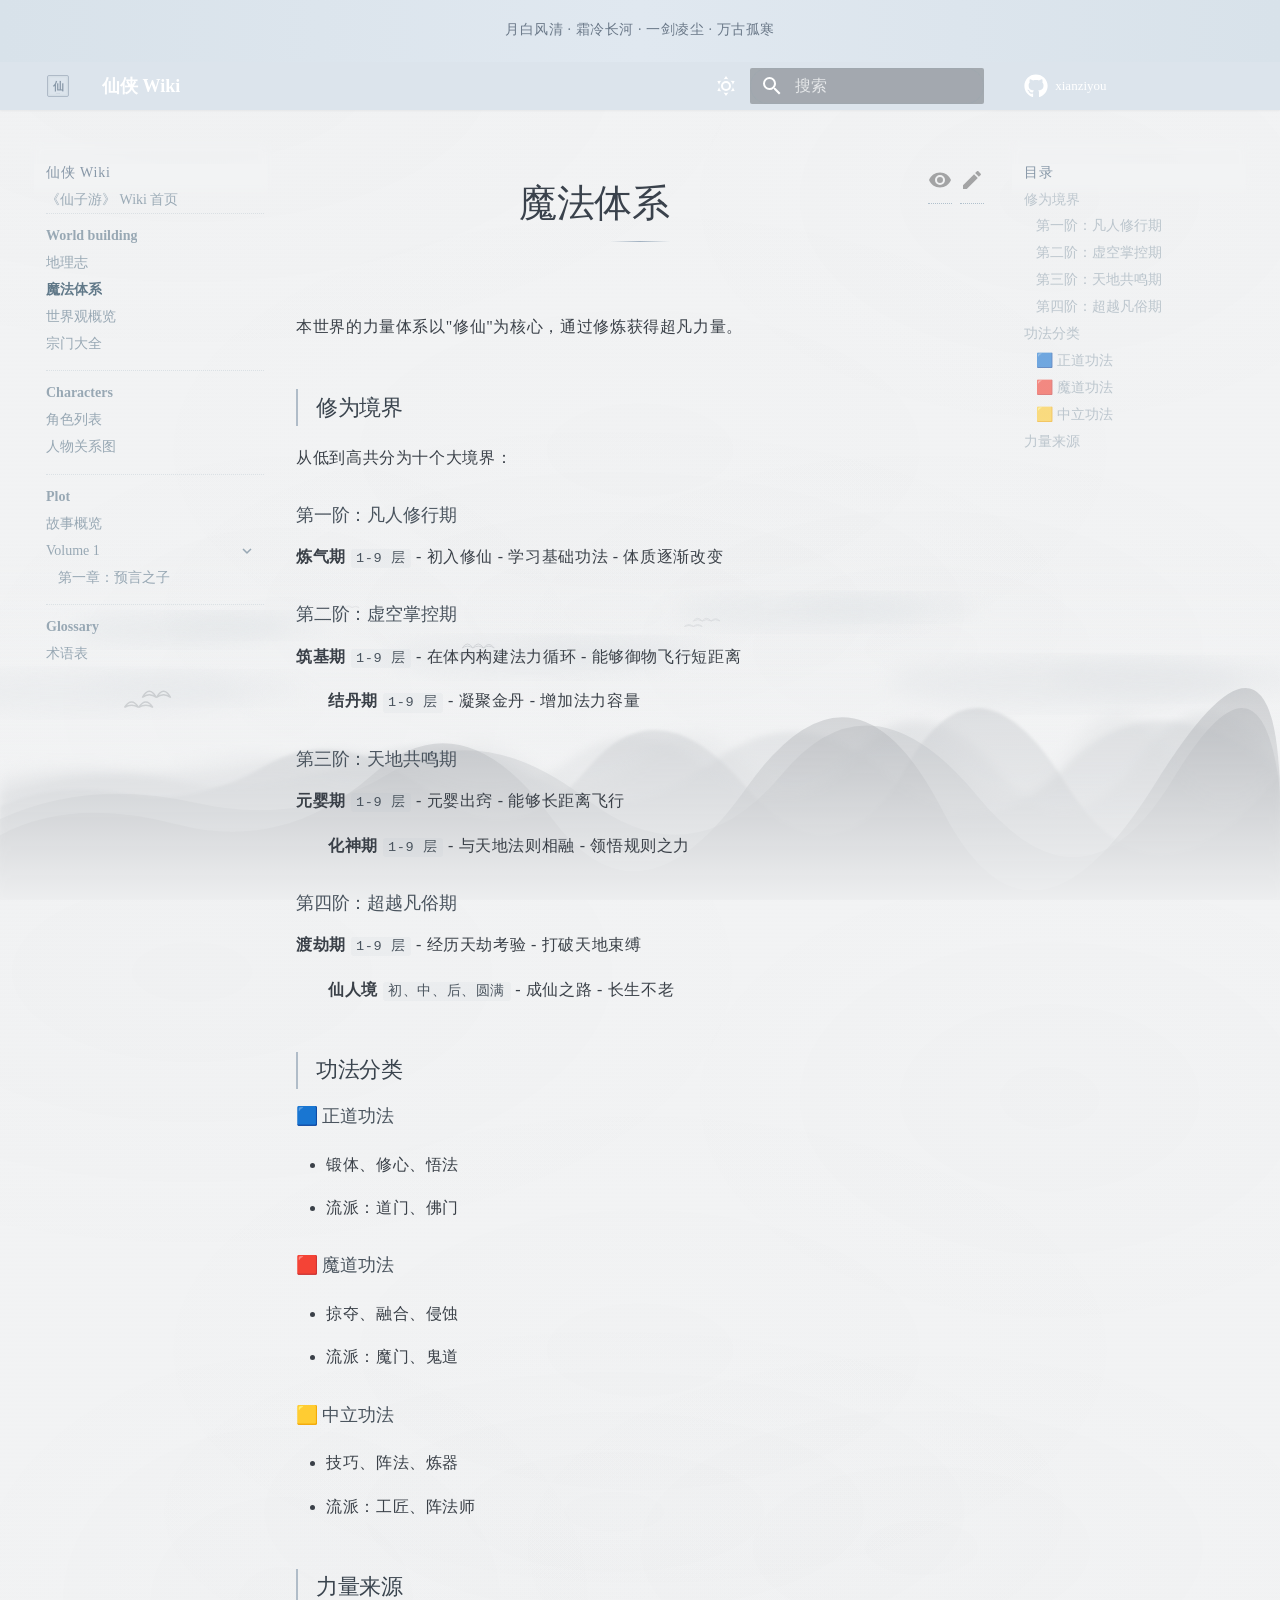
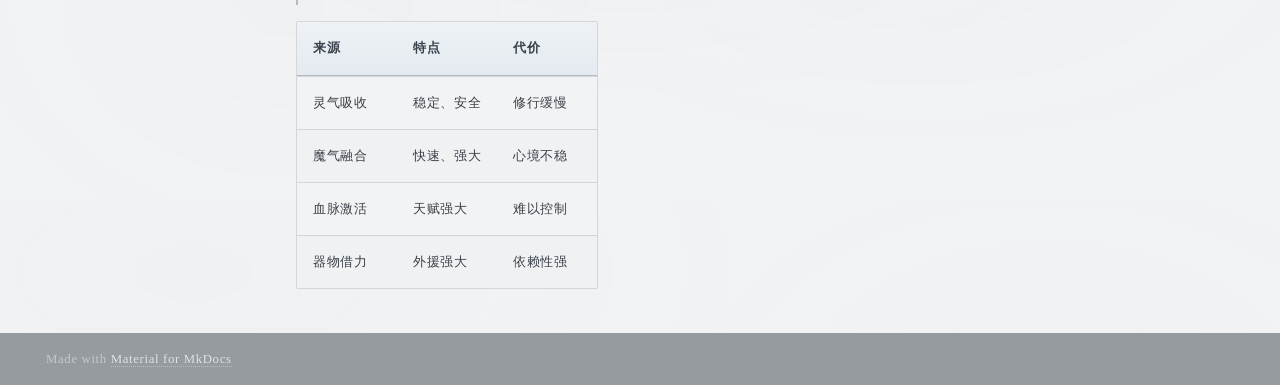
<file: world-building/magic-system/index.html>
<!doctype html>
<html lang="zh" class="no-js">
  <head>
    
      <meta charset="utf-8">
      <meta name="viewport" content="width=device-width,initial-scale=1">
      
        <meta name="description" content="修仙者的修为划分和功法体系">
      
      
      
        <link rel="canonical" href="https://moyutinghualuo.github.io/xianziyou/world-building/magic-system/">
      
      
        <link rel="prev" href="../geography/">
      
      
        <link rel="next" href="../overview/">
      
      
        
      
      
      <link rel="icon" href="../../assets/images/favicon.png">
      <meta name="generator" content="mkdocs-1.6.1, mkdocs-material-9.7.6">
    
    
      
        <title>魔法体系 - 仙侠 Wiki</title>
      
    
    
      <link rel="stylesheet" href="../../assets/stylesheets/main.484c7ddc.min.css">
      
        
        <link rel="stylesheet" href="../../assets/stylesheets/palette.ab4e12ef.min.css">
      
      


    
    
      
    
    
      
    
    
      <link rel="stylesheet" href="../../stylesheets/extra.css">
    
    <script>__md_scope=new URL("../..",location),__md_hash=e=>[...e].reduce(((e,_)=>(e<<5)-e+_.charCodeAt(0)),0),__md_get=(e,_=localStorage,t=__md_scope)=>JSON.parse(_.getItem(t.pathname+"."+e)),__md_set=(e,_,t=localStorage,a=__md_scope)=>{try{t.setItem(a.pathname+"."+e,JSON.stringify(_))}catch(e){}}</script>
    
      

    
    
  </head>
  
  
    
    
      
    
    
    
    
    <body dir="ltr" data-md-color-scheme="default" data-md-color-primary="blue-grey" data-md-color-accent="blue-grey">
  
    
    <input class="md-toggle" data-md-toggle="drawer" type="checkbox" id="__drawer" autocomplete="off">
    <input class="md-toggle" data-md-toggle="search" type="checkbox" id="__search" autocomplete="off">
    <label class="md-overlay" for="__drawer"></label>
    <div data-md-component="skip">
      
        
        <a href="#_1" class="md-skip">
          跳转至
        </a>
      
    </div>
    <div data-md-component="announce">
      
        <aside class="md-banner">
          <div class="md-banner__inner md-grid md-typeset">
            
            
  月白风清 · 霜冷长河 · 一剑凌尘 · 万古孤寒

          </div>
          
        </aside>
      
    </div>
    
    
      

  

<header class="md-header md-header--shadow" data-md-component="header">
  <nav class="md-header__inner md-grid" aria-label="页眉">
    <a href="../.." title="仙侠 Wiki" class="md-header__button md-logo" aria-label="仙侠 Wiki" data-md-component="logo">
      
  <img src="../../logo.svg" alt="logo">

    </a>
    <label class="md-header__button md-icon" for="__drawer">
      
      <svg xmlns="http://www.w3.org/2000/svg" viewBox="0 0 24 24"><path d="M3 6h18v2H3zm0 5h18v2H3zm0 5h18v2H3z"/></svg>
    </label>
    <div class="md-header__title" data-md-component="header-title">
      <div class="md-header__ellipsis">
        <div class="md-header__topic">
          <span class="md-ellipsis">
            仙侠 Wiki
          </span>
        </div>
        <div class="md-header__topic" data-md-component="header-topic">
          <span class="md-ellipsis">
            
              魔法体系
            
          </span>
        </div>
      </div>
    </div>
    
      
        <form class="md-header__option" data-md-component="palette">
  
    
    
    
    <input class="md-option" data-md-color-media="(prefers-color-scheme: light)" data-md-color-scheme="default" data-md-color-primary="blue-grey" data-md-color-accent="blue-grey"  aria-label="切换至暗色模式"  type="radio" name="__palette" id="__palette_0">
    
      <label class="md-header__button md-icon" title="切换至暗色模式" for="__palette_1" hidden>
        <svg xmlns="http://www.w3.org/2000/svg" viewBox="0 0 24 24"><path d="M12 7a5 5 0 0 1 5 5 5 5 0 0 1-5 5 5 5 0 0 1-5-5 5 5 0 0 1 5-5m0 2a3 3 0 0 0-3 3 3 3 0 0 0 3 3 3 3 0 0 0 3-3 3 3 0 0 0-3-3m0-7 2.39 3.42C13.65 5.15 12.84 5 12 5s-1.65.15-2.39.42zM3.34 7l4.16-.35A7.2 7.2 0 0 0 5.94 8.5c-.44.74-.69 1.5-.83 2.29zm.02 10 1.76-3.77a7.131 7.131 0 0 0 2.38 4.14zM20.65 7l-1.77 3.79a7.02 7.02 0 0 0-2.38-4.15zm-.01 10-4.14.36c.59-.51 1.12-1.14 1.54-1.86.42-.73.69-1.5.83-2.29zM12 22l-2.41-3.44c.74.27 1.55.44 2.41.44.82 0 1.63-.17 2.37-.44z"/></svg>
      </label>
    
  
    
    
    
    <input class="md-option" data-md-color-media="(prefers-color-scheme: dark)" data-md-color-scheme="slate" data-md-color-primary="blue-grey" data-md-color-accent="blue-grey"  aria-label="切换至亮色模式"  type="radio" name="__palette" id="__palette_1">
    
      <label class="md-header__button md-icon" title="切换至亮色模式" for="__palette_0" hidden>
        <svg xmlns="http://www.w3.org/2000/svg" viewBox="0 0 24 24"><path d="m17.75 4.09-2.53 1.94.91 3.06-2.63-1.81-2.63 1.81.91-3.06-2.53-1.94L12.44 4l1.06-3 1.06 3zm3.5 6.91-1.64 1.25.59 1.98-1.7-1.17-1.7 1.17.59-1.98L15.75 11l2.06-.05L18.5 9l.69 1.95zm-2.28 4.95c.83-.08 1.72 1.1 1.19 1.85-.32.45-.66.87-1.08 1.27C15.17 23 8.84 23 4.94 19.07c-3.91-3.9-3.91-10.24 0-14.14.4-.4.82-.76 1.27-1.08.75-.53 1.93.36 1.85 1.19-.27 2.86.69 5.83 2.89 8.02a9.96 9.96 0 0 0 8.02 2.89m-1.64 2.02a12.08 12.08 0 0 1-7.8-3.47c-2.17-2.19-3.33-5-3.49-7.82-2.81 3.14-2.7 7.96.31 10.98 3.02 3.01 7.84 3.12 10.98.31"/></svg>
      </label>
    
  
</form>
      
    
    
      <script>var palette=__md_get("__palette");if(palette&&palette.color){if("(prefers-color-scheme)"===palette.color.media){var media=matchMedia("(prefers-color-scheme: light)"),input=document.querySelector(media.matches?"[data-md-color-media='(prefers-color-scheme: light)']":"[data-md-color-media='(prefers-color-scheme: dark)']");palette.color.media=input.getAttribute("data-md-color-media"),palette.color.scheme=input.getAttribute("data-md-color-scheme"),palette.color.primary=input.getAttribute("data-md-color-primary"),palette.color.accent=input.getAttribute("data-md-color-accent")}for(var[key,value]of Object.entries(palette.color))document.body.setAttribute("data-md-color-"+key,value)}</script>
    
    
    
      
      
        <label class="md-header__button md-icon" for="__search">
          
          <svg xmlns="http://www.w3.org/2000/svg" viewBox="0 0 24 24"><path d="M9.5 3A6.5 6.5 0 0 1 16 9.5c0 1.61-.59 3.09-1.56 4.23l.27.27h.79l5 5-1.5 1.5-5-5v-.79l-.27-.27A6.52 6.52 0 0 1 9.5 16 6.5 6.5 0 0 1 3 9.5 6.5 6.5 0 0 1 9.5 3m0 2C7 5 5 7 5 9.5S7 14 9.5 14 14 12 14 9.5 12 5 9.5 5"/></svg>
        </label>
        <div class="md-search" data-md-component="search" role="dialog">
  <label class="md-search__overlay" for="__search"></label>
  <div class="md-search__inner" role="search">
    <form class="md-search__form" name="search">
      <input type="text" class="md-search__input" name="query" aria-label="搜索" placeholder="搜索" autocapitalize="off" autocorrect="off" autocomplete="off" spellcheck="false" data-md-component="search-query" required>
      <label class="md-search__icon md-icon" for="__search">
        
        <svg xmlns="http://www.w3.org/2000/svg" viewBox="0 0 24 24"><path d="M9.5 3A6.5 6.5 0 0 1 16 9.5c0 1.61-.59 3.09-1.56 4.23l.27.27h.79l5 5-1.5 1.5-5-5v-.79l-.27-.27A6.52 6.52 0 0 1 9.5 16 6.5 6.5 0 0 1 3 9.5 6.5 6.5 0 0 1 9.5 3m0 2C7 5 5 7 5 9.5S7 14 9.5 14 14 12 14 9.5 12 5 9.5 5"/></svg>
        
        <svg xmlns="http://www.w3.org/2000/svg" viewBox="0 0 24 24"><path d="M20 11v2H8l5.5 5.5-1.42 1.42L4.16 12l7.92-7.92L13.5 5.5 8 11z"/></svg>
      </label>
      <nav class="md-search__options" aria-label="查找">
        
          <a href="javascript:void(0)" class="md-search__icon md-icon" title="分享" aria-label="分享" data-clipboard data-clipboard-text="" data-md-component="search-share" tabindex="-1">
            
            <svg xmlns="http://www.w3.org/2000/svg" viewBox="0 0 24 24"><path d="M18 16.08c-.76 0-1.44.3-1.96.77L8.91 12.7c.05-.23.09-.46.09-.7s-.04-.47-.09-.7l7.05-4.11c.54.5 1.25.81 2.04.81a3 3 0 0 0 3-3 3 3 0 0 0-3-3 3 3 0 0 0-3 3c0 .24.04.47.09.7L8.04 9.81C7.5 9.31 6.79 9 6 9a3 3 0 0 0-3 3 3 3 0 0 0 3 3c.79 0 1.5-.31 2.04-.81l7.12 4.15c-.05.21-.08.43-.08.66 0 1.61 1.31 2.91 2.92 2.91s2.92-1.3 2.92-2.91A2.92 2.92 0 0 0 18 16.08"/></svg>
          </a>
        
        <button type="reset" class="md-search__icon md-icon" title="清空当前内容" aria-label="清空当前内容" tabindex="-1">
          
          <svg xmlns="http://www.w3.org/2000/svg" viewBox="0 0 24 24"><path d="M19 6.41 17.59 5 12 10.59 6.41 5 5 6.41 10.59 12 5 17.59 6.41 19 12 13.41 17.59 19 19 17.59 13.41 12z"/></svg>
        </button>
      </nav>
      
        <div class="md-search__suggest" data-md-component="search-suggest"></div>
      
    </form>
    <div class="md-search__output">
      <div class="md-search__scrollwrap" tabindex="0" data-md-scrollfix>
        <div class="md-search-result" data-md-component="search-result">
          <div class="md-search-result__meta">
            正在初始化搜索引擎
          </div>
          <ol class="md-search-result__list" role="presentation"></ol>
        </div>
      </div>
    </div>
  </div>
</div>
      
    
    
      <div class="md-header__source">
        <a href="https://github.com/moyutinghualuo/xianziyou" title="前往仓库" class="md-source" data-md-component="source">
  <div class="md-source__icon md-icon">
    
    <svg xmlns="http://www.w3.org/2000/svg" viewBox="0 0 512 512"><!--! Font Awesome Free 7.1.0 by @fontawesome - https://fontawesome.com License - https://fontawesome.com/license/free (Icons: CC BY 4.0, Fonts: SIL OFL 1.1, Code: MIT License) Copyright 2025 Fonticons, Inc.--><path d="M173.9 397.4c0 2-2.3 3.6-5.2 3.6-3.3.3-5.6-1.3-5.6-3.6 0-2 2.3-3.6 5.2-3.6 3-.3 5.6 1.3 5.6 3.6m-31.1-4.5c-.7 2 1.3 4.3 4.3 4.9 2.6 1 5.6 0 6.2-2s-1.3-4.3-4.3-5.2c-2.6-.7-5.5.3-6.2 2.3m44.2-1.7c-2.9.7-4.9 2.6-4.6 4.9.3 2 2.9 3.3 5.9 2.6 2.9-.7 4.9-2.6 4.6-4.6-.3-1.9-3-3.2-5.9-2.9M252.8 8C114.1 8 8 113.3 8 252c0 110.9 69.8 205.8 169.5 239.2 12.8 2.3 17.3-5.6 17.3-12.1 0-6.2-.3-40.4-.3-61.4 0 0-70 15-84.7-29.8 0 0-11.4-29.1-27.8-36.6 0 0-22.9-15.7 1.6-15.4 0 0 24.9 2 38.6 25.8 21.9 38.6 58.6 27.5 72.9 20.9 2.3-16 8.8-27.1 16-33.7-55.9-6.2-112.3-14.3-112.3-110.5 0-27.5 7.6-41.3 23.6-58.9-2.6-6.5-11.1-33.3 2.6-67.9 20.9-6.5 69 27 69 27 20-5.6 41.5-8.5 62.8-8.5s42.8 2.9 62.8 8.5c0 0 48.1-33.6 69-27 13.7 34.7 5.2 61.4 2.6 67.9 16 17.7 25.8 31.5 25.8 58.9 0 96.5-58.9 104.2-114.8 110.5 9.2 7.9 17 22.9 17 46.4 0 33.7-.3 75.4-.3 83.6 0 6.5 4.6 14.4 17.3 12.1C436.2 457.8 504 362.9 504 252 504 113.3 391.5 8 252.8 8M105.2 352.9c-1.3 1-1 3.3.7 5.2 1.6 1.6 3.9 2.3 5.2 1 1.3-1 1-3.3-.7-5.2-1.6-1.6-3.9-2.3-5.2-1m-10.8-8.1c-.7 1.3.3 2.9 2.3 3.9 1.6 1 3.6.7 4.3-.7.7-1.3-.3-2.9-2.3-3.9-2-.6-3.6-.3-4.3.7m32.4 35.6c-1.6 1.3-1 4.3 1.3 6.2 2.3 2.3 5.2 2.6 6.5 1 1.3-1.3.7-4.3-1.3-6.2-2.2-2.3-5.2-2.6-6.5-1m-11.4-14.7c-1.6 1-1.6 3.6 0 5.9s4.3 3.3 5.6 2.3c1.6-1.3 1.6-3.9 0-6.2-1.4-2.3-4-3.3-5.6-2"/></svg>
  </div>
  <div class="md-source__repository">
    xianziyou
  </div>
</a>
      </div>
    
  </nav>
  
</header>
    
    <div class="md-container" data-md-component="container">
      
      
        
          
        
      
      <main class="md-main" data-md-component="main">
        <div class="md-main__inner md-grid">
          
            
              
              <div class="md-sidebar md-sidebar--primary" data-md-component="sidebar" data-md-type="navigation" >
                <div class="md-sidebar__scrollwrap">
                  <div class="md-sidebar__inner">
                    



<nav class="md-nav md-nav--primary" aria-label="导航栏" data-md-level="0">
  <label class="md-nav__title" for="__drawer">
    <a href="../.." title="仙侠 Wiki" class="md-nav__button md-logo" aria-label="仙侠 Wiki" data-md-component="logo">
      
  <img src="../../logo.svg" alt="logo">

    </a>
    仙侠 Wiki
  </label>
  
    <div class="md-nav__source">
      <a href="https://github.com/moyutinghualuo/xianziyou" title="前往仓库" class="md-source" data-md-component="source">
  <div class="md-source__icon md-icon">
    
    <svg xmlns="http://www.w3.org/2000/svg" viewBox="0 0 512 512"><!--! Font Awesome Free 7.1.0 by @fontawesome - https://fontawesome.com License - https://fontawesome.com/license/free (Icons: CC BY 4.0, Fonts: SIL OFL 1.1, Code: MIT License) Copyright 2025 Fonticons, Inc.--><path d="M173.9 397.4c0 2-2.3 3.6-5.2 3.6-3.3.3-5.6-1.3-5.6-3.6 0-2 2.3-3.6 5.2-3.6 3-.3 5.6 1.3 5.6 3.6m-31.1-4.5c-.7 2 1.3 4.3 4.3 4.9 2.6 1 5.6 0 6.2-2s-1.3-4.3-4.3-5.2c-2.6-.7-5.5.3-6.2 2.3m44.2-1.7c-2.9.7-4.9 2.6-4.6 4.9.3 2 2.9 3.3 5.9 2.6 2.9-.7 4.9-2.6 4.6-4.6-.3-1.9-3-3.2-5.9-2.9M252.8 8C114.1 8 8 113.3 8 252c0 110.9 69.8 205.8 169.5 239.2 12.8 2.3 17.3-5.6 17.3-12.1 0-6.2-.3-40.4-.3-61.4 0 0-70 15-84.7-29.8 0 0-11.4-29.1-27.8-36.6 0 0-22.9-15.7 1.6-15.4 0 0 24.9 2 38.6 25.8 21.9 38.6 58.6 27.5 72.9 20.9 2.3-16 8.8-27.1 16-33.7-55.9-6.2-112.3-14.3-112.3-110.5 0-27.5 7.6-41.3 23.6-58.9-2.6-6.5-11.1-33.3 2.6-67.9 20.9-6.5 69 27 69 27 20-5.6 41.5-8.5 62.8-8.5s42.8 2.9 62.8 8.5c0 0 48.1-33.6 69-27 13.7 34.7 5.2 61.4 2.6 67.9 16 17.7 25.8 31.5 25.8 58.9 0 96.5-58.9 104.2-114.8 110.5 9.2 7.9 17 22.9 17 46.4 0 33.7-.3 75.4-.3 83.6 0 6.5 4.6 14.4 17.3 12.1C436.2 457.8 504 362.9 504 252 504 113.3 391.5 8 252.8 8M105.2 352.9c-1.3 1-1 3.3.7 5.2 1.6 1.6 3.9 2.3 5.2 1 1.3-1 1-3.3-.7-5.2-1.6-1.6-3.9-2.3-5.2-1m-10.8-8.1c-.7 1.3.3 2.9 2.3 3.9 1.6 1 3.6.7 4.3-.7.7-1.3-.3-2.9-2.3-3.9-2-.6-3.6-.3-4.3.7m32.4 35.6c-1.6 1.3-1 4.3 1.3 6.2 2.3 2.3 5.2 2.6 6.5 1 1.3-1.3.7-4.3-1.3-6.2-2.2-2.3-5.2-2.6-6.5-1m-11.4-14.7c-1.6 1-1.6 3.6 0 5.9s4.3 3.3 5.6 2.3c1.6-1.3 1.6-3.9 0-6.2-1.4-2.3-4-3.3-5.6-2"/></svg>
  </div>
  <div class="md-source__repository">
    xianziyou
  </div>
</a>
    </div>
  
  <ul class="md-nav__list" data-md-scrollfix>
    
      
      
  
  
  
  
    <li class="md-nav__item">
      <a href="../.." class="md-nav__link">
        
  
  
  <span class="md-ellipsis">
    
  
    《仙子游》 Wiki 首页
  

    
  </span>
  
  

      </a>
    </li>
  

    
      
      
  
  
    
  
  
  
    
    
      
        
      
        
      
        
      
        
      
    
    
    
      
        
        
      
    
    
    <li class="md-nav__item md-nav__item--active md-nav__item--section md-nav__item--nested">
      
        
        
        <input class="md-nav__toggle md-toggle " type="checkbox" id="__nav_2" checked>
        
          
          <label class="md-nav__link" for="__nav_2" id="__nav_2_label" tabindex="">
            
  
  
  <span class="md-ellipsis">
    
  
    World building
  

    
  </span>
  
  

            <span class="md-nav__icon md-icon"></span>
          </label>
        
        <nav class="md-nav" data-md-level="1" aria-labelledby="__nav_2_label" aria-expanded="true">
          <label class="md-nav__title" for="__nav_2">
            <span class="md-nav__icon md-icon"></span>
            
  
    World building
  

          </label>
          <ul class="md-nav__list" data-md-scrollfix>
            
              
                
  
  
  
  
    <li class="md-nav__item">
      <a href="../geography/" class="md-nav__link">
        
  
  
  <span class="md-ellipsis">
    
  
    地理志
  

    
  </span>
  
  

      </a>
    </li>
  

              
            
              
                
  
  
    
  
  
  
    <li class="md-nav__item md-nav__item--active">
      
      <input class="md-nav__toggle md-toggle" type="checkbox" id="__toc">
      
      
        
      
      
        <label class="md-nav__link md-nav__link--active" for="__toc">
          
  
  
  <span class="md-ellipsis">
    
  
    魔法体系
  

    
  </span>
  
  

          <span class="md-nav__icon md-icon"></span>
        </label>
      
      <a href="./" class="md-nav__link md-nav__link--active">
        
  
  
  <span class="md-ellipsis">
    
  
    魔法体系
  

    
  </span>
  
  

      </a>
      
        

<nav class="md-nav md-nav--secondary" aria-label="目录">
  
  
  
    
  
  
    <label class="md-nav__title" for="__toc">
      <span class="md-nav__icon md-icon"></span>
      目录
    </label>
    <ul class="md-nav__list" data-md-component="toc" data-md-scrollfix>
      
        <li class="md-nav__item">
  <a href="#_2" class="md-nav__link">
    <span class="md-ellipsis">
      
        修为境界
      
    </span>
  </a>
  
    <nav class="md-nav" aria-label="修为境界">
      <ul class="md-nav__list">
        
          <li class="md-nav__item">
  <a href="#_3" class="md-nav__link">
    <span class="md-ellipsis">
      
        第一阶：凡人修行期
      
    </span>
  </a>
  
</li>
        
          <li class="md-nav__item">
  <a href="#_4" class="md-nav__link">
    <span class="md-ellipsis">
      
        第二阶：虚空掌控期
      
    </span>
  </a>
  
</li>
        
          <li class="md-nav__item">
  <a href="#_5" class="md-nav__link">
    <span class="md-ellipsis">
      
        第三阶：天地共鸣期
      
    </span>
  </a>
  
</li>
        
          <li class="md-nav__item">
  <a href="#_6" class="md-nav__link">
    <span class="md-ellipsis">
      
        第四阶：超越凡俗期
      
    </span>
  </a>
  
</li>
        
      </ul>
    </nav>
  
</li>
      
        <li class="md-nav__item">
  <a href="#_7" class="md-nav__link">
    <span class="md-ellipsis">
      
        功法分类
      
    </span>
  </a>
  
    <nav class="md-nav" aria-label="功法分类">
      <ul class="md-nav__list">
        
          <li class="md-nav__item">
  <a href="#_8" class="md-nav__link">
    <span class="md-ellipsis">
      
        🟦 正道功法
      
    </span>
  </a>
  
</li>
        
          <li class="md-nav__item">
  <a href="#_9" class="md-nav__link">
    <span class="md-ellipsis">
      
        🟥 魔道功法
      
    </span>
  </a>
  
</li>
        
          <li class="md-nav__item">
  <a href="#_10" class="md-nav__link">
    <span class="md-ellipsis">
      
        🟨 中立功法
      
    </span>
  </a>
  
</li>
        
      </ul>
    </nav>
  
</li>
      
        <li class="md-nav__item">
  <a href="#_11" class="md-nav__link">
    <span class="md-ellipsis">
      
        力量来源
      
    </span>
  </a>
  
</li>
      
    </ul>
  
</nav>
      
    </li>
  

              
            
              
                
  
  
  
  
    <li class="md-nav__item">
      <a href="../overview/" class="md-nav__link">
        
  
  
  <span class="md-ellipsis">
    
  
    世界观概览
  

    
  </span>
  
  

      </a>
    </li>
  

              
            
              
                
  
  
  
  
    <li class="md-nav__item">
      <a href="../sects/" class="md-nav__link">
        
  
  
  <span class="md-ellipsis">
    
  
    宗门大全
  

    
  </span>
  
  

      </a>
    </li>
  

              
            
          </ul>
        </nav>
      
    </li>
  

    
      
      
  
  
  
  
    
    
      
        
      
        
      
    
    
    
      
        
        
      
    
    
    <li class="md-nav__item md-nav__item--section md-nav__item--nested">
      
        
        
          
        
        <input class="md-nav__toggle md-toggle md-toggle--indeterminate" type="checkbox" id="__nav_3" >
        
          
          <label class="md-nav__link" for="__nav_3" id="__nav_3_label" tabindex="">
            
  
  
  <span class="md-ellipsis">
    
  
    Characters
  

    
  </span>
  
  

            <span class="md-nav__icon md-icon"></span>
          </label>
        
        <nav class="md-nav" data-md-level="1" aria-labelledby="__nav_3_label" aria-expanded="false">
          <label class="md-nav__title" for="__nav_3">
            <span class="md-nav__icon md-icon"></span>
            
  
    Characters
  

          </label>
          <ul class="md-nav__list" data-md-scrollfix>
            
              
                
  
  
  
  
    <li class="md-nav__item">
      <a href="../../characters/characters/" class="md-nav__link">
        
  
  
  <span class="md-ellipsis">
    
  
    角色列表
  

    
  </span>
  
  

      </a>
    </li>
  

              
            
              
                
  
  
  
  
    <li class="md-nav__item">
      <a href="../../characters/relationships/" class="md-nav__link">
        
  
  
  <span class="md-ellipsis">
    
  
    人物关系图
  

    
  </span>
  
  

      </a>
    </li>
  

              
            
          </ul>
        </nav>
      
    </li>
  

    
      
      
  
  
  
  
    
    
      
        
      
        
      
    
    
    
      
        
        
      
    
    
    <li class="md-nav__item md-nav__item--section md-nav__item--nested">
      
        
        
          
        
        <input class="md-nav__toggle md-toggle md-toggle--indeterminate" type="checkbox" id="__nav_4" >
        
          
          <label class="md-nav__link" for="__nav_4" id="__nav_4_label" tabindex="">
            
  
  
  <span class="md-ellipsis">
    
  
    Plot
  

    
  </span>
  
  

            <span class="md-nav__icon md-icon"></span>
          </label>
        
        <nav class="md-nav" data-md-level="1" aria-labelledby="__nav_4_label" aria-expanded="false">
          <label class="md-nav__title" for="__nav_4">
            <span class="md-nav__icon md-icon"></span>
            
  
    Plot
  

          </label>
          <ul class="md-nav__list" data-md-scrollfix>
            
              
                
  
  
  
  
    <li class="md-nav__item">
      <a href="../../plot/overview/" class="md-nav__link">
        
  
  
  <span class="md-ellipsis">
    
  
    故事概览
  

    
  </span>
  
  

      </a>
    </li>
  

              
            
              
                
  
  
  
  
    
    
      
        
      
    
    
    
      
    
    
    <li class="md-nav__item md-nav__item--nested">
      
        
        
          
        
        <input class="md-nav__toggle md-toggle md-toggle--indeterminate" type="checkbox" id="__nav_4_2" >
        
          
          <label class="md-nav__link" for="__nav_4_2" id="__nav_4_2_label" tabindex="0">
            
  
  
  <span class="md-ellipsis">
    
  
    Volume 1
  

    
  </span>
  
  

            <span class="md-nav__icon md-icon"></span>
          </label>
        
        <nav class="md-nav" data-md-level="2" aria-labelledby="__nav_4_2_label" aria-expanded="false">
          <label class="md-nav__title" for="__nav_4_2">
            <span class="md-nav__icon md-icon"></span>
            
  
    Volume 1
  

          </label>
          <ul class="md-nav__list" data-md-scrollfix>
            
              
                
  
  
  
  
    <li class="md-nav__item">
      <a href="../../plot/volume-1/chapter-01/" class="md-nav__link">
        
  
  
  <span class="md-ellipsis">
    
  
    第一章：预言之子
  

    
  </span>
  
  

      </a>
    </li>
  

              
            
          </ul>
        </nav>
      
    </li>
  

              
            
          </ul>
        </nav>
      
    </li>
  

    
      
      
  
  
  
  
    
    
      
        
      
    
    
    
      
        
        
      
    
    
    <li class="md-nav__item md-nav__item--section md-nav__item--nested">
      
        
        
          
        
        <input class="md-nav__toggle md-toggle md-toggle--indeterminate" type="checkbox" id="__nav_5" >
        
          
          <label class="md-nav__link" for="__nav_5" id="__nav_5_label" tabindex="">
            
  
  
  <span class="md-ellipsis">
    
  
    Glossary
  

    
  </span>
  
  

            <span class="md-nav__icon md-icon"></span>
          </label>
        
        <nav class="md-nav" data-md-level="1" aria-labelledby="__nav_5_label" aria-expanded="false">
          <label class="md-nav__title" for="__nav_5">
            <span class="md-nav__icon md-icon"></span>
            
  
    Glossary
  

          </label>
          <ul class="md-nav__list" data-md-scrollfix>
            
              
                
  
  
  
  
    <li class="md-nav__item">
      <a href="../../glossary/terms/" class="md-nav__link">
        
  
  
  <span class="md-ellipsis">
    
  
    术语表
  

    
  </span>
  
  

      </a>
    </li>
  

              
            
          </ul>
        </nav>
      
    </li>
  

    
  </ul>
</nav>
                  </div>
                </div>
              </div>
            
            
              
              <div class="md-sidebar md-sidebar--secondary" data-md-component="sidebar" data-md-type="toc" >
                <div class="md-sidebar__scrollwrap">
                  <div class="md-sidebar__inner">
                    

<nav class="md-nav md-nav--secondary" aria-label="目录">
  
  
  
    
  
  
    <label class="md-nav__title" for="__toc">
      <span class="md-nav__icon md-icon"></span>
      目录
    </label>
    <ul class="md-nav__list" data-md-component="toc" data-md-scrollfix>
      
        <li class="md-nav__item">
  <a href="#_2" class="md-nav__link">
    <span class="md-ellipsis">
      
        修为境界
      
    </span>
  </a>
  
    <nav class="md-nav" aria-label="修为境界">
      <ul class="md-nav__list">
        
          <li class="md-nav__item">
  <a href="#_3" class="md-nav__link">
    <span class="md-ellipsis">
      
        第一阶：凡人修行期
      
    </span>
  </a>
  
</li>
        
          <li class="md-nav__item">
  <a href="#_4" class="md-nav__link">
    <span class="md-ellipsis">
      
        第二阶：虚空掌控期
      
    </span>
  </a>
  
</li>
        
          <li class="md-nav__item">
  <a href="#_5" class="md-nav__link">
    <span class="md-ellipsis">
      
        第三阶：天地共鸣期
      
    </span>
  </a>
  
</li>
        
          <li class="md-nav__item">
  <a href="#_6" class="md-nav__link">
    <span class="md-ellipsis">
      
        第四阶：超越凡俗期
      
    </span>
  </a>
  
</li>
        
      </ul>
    </nav>
  
</li>
      
        <li class="md-nav__item">
  <a href="#_7" class="md-nav__link">
    <span class="md-ellipsis">
      
        功法分类
      
    </span>
  </a>
  
    <nav class="md-nav" aria-label="功法分类">
      <ul class="md-nav__list">
        
          <li class="md-nav__item">
  <a href="#_8" class="md-nav__link">
    <span class="md-ellipsis">
      
        🟦 正道功法
      
    </span>
  </a>
  
</li>
        
          <li class="md-nav__item">
  <a href="#_9" class="md-nav__link">
    <span class="md-ellipsis">
      
        🟥 魔道功法
      
    </span>
  </a>
  
</li>
        
          <li class="md-nav__item">
  <a href="#_10" class="md-nav__link">
    <span class="md-ellipsis">
      
        🟨 中立功法
      
    </span>
  </a>
  
</li>
        
      </ul>
    </nav>
  
</li>
      
        <li class="md-nav__item">
  <a href="#_11" class="md-nav__link">
    <span class="md-ellipsis">
      
        力量来源
      
    </span>
  </a>
  
</li>
      
    </ul>
  
</nav>
                  </div>
                </div>
              </div>
            
          
          
            <div class="md-content" data-md-component="content">
              
              <article class="md-content__inner md-typeset">
                
  
                  


  
    <a href="https://github.com/moyutinghualuo/xianziyou/edit/main/docs/world-building/magic-system.md" title="编辑此页" class="md-content__button md-icon" rel="edit">
      
      <svg xmlns="http://www.w3.org/2000/svg" viewBox="0 0 24 24"><path d="M20.71 7.04c.39-.39.39-1.04 0-1.41l-2.34-2.34c-.37-.39-1.02-.39-1.41 0l-1.84 1.83 3.75 3.75M3 17.25V21h3.75L17.81 9.93l-3.75-3.75z"/></svg>
    </a>
  
  
    
      
    
    <a href="https://github.com/moyutinghualuo/xianziyou/raw/main/docs/world-building/magic-system.md" title="查看本页的源代码" class="md-content__button md-icon">
      
      <svg xmlns="http://www.w3.org/2000/svg" viewBox="0 0 24 24"><path d="M12 9a3 3 0 0 0-3 3 3 3 0 0 0 3 3 3 3 0 0 0 3-3 3 3 0 0 0-3-3m0 8a5 5 0 0 1-5-5 5 5 0 0 1 5-5 5 5 0 0 1 5 5 5 5 0 0 1-5 5m0-12.5C7 4.5 2.73 7.61 1 12c1.73 4.39 6 7.5 11 7.5s9.27-3.11 11-7.5c-1.73-4.39-6-7.5-11-7.5"/></svg>
    </a>
  


<h1 id="_1">魔法体系<a class="headerlink" href="#_1" title="Permanent link">¶</a></h1>
<p>本世界的力量体系以"修仙"为核心，通过修炼获得超凡力量。</p>
<h2 id="_2">修为境界<a class="headerlink" href="#_2" title="Permanent link">¶</a></h2>
<p>从低到高共分为十个大境界：</p>
<h3 id="_3">第一阶：凡人修行期<a class="headerlink" href="#_3" title="Permanent link">¶</a></h3>
<p><strong>炼气期</strong> <code>1-9 层</code>
- 初入修仙
- 学习基础功法
- 体质逐渐改变</p>
<h3 id="_4">第二阶：虚空掌控期<a class="headerlink" href="#_4" title="Permanent link">¶</a></h3>
<p><strong>筑基期</strong> <code>1-9 层</code>
- 在体内构建法力循环
- 能够御物飞行短距离</p>
<p><strong>结丹期</strong> <code>1-9 层</code>
- 凝聚金丹
- 增加法力容量</p>
<h3 id="_5">第三阶：天地共鸣期<a class="headerlink" href="#_5" title="Permanent link">¶</a></h3>
<p><strong>元婴期</strong> <code>1-9 层</code>
- 元婴出窍
- 能够长距离飞行</p>
<p><strong>化神期</strong> <code>1-9 层</code>
- 与天地法则相融
- 领悟规则之力</p>
<h3 id="_6">第四阶：超越凡俗期<a class="headerlink" href="#_6" title="Permanent link">¶</a></h3>
<p><strong>渡劫期</strong> <code>1-9 层</code>
- 经历天劫考验
- 打破天地束缚</p>
<p><strong>仙人境</strong> <code>初、中、后、圆满</code>
- 成仙之路
- 长生不老</p>
<h2 id="_7">功法分类<a class="headerlink" href="#_7" title="Permanent link">¶</a></h2>
<h3 id="_8">🟦 正道功法<a class="headerlink" href="#_8" title="Permanent link">¶</a></h3>
<ul>
<li>锻体、修心、悟法</li>
<li>流派：道门、佛门</li>
</ul>
<h3 id="_9">🟥 魔道功法<a class="headerlink" href="#_9" title="Permanent link">¶</a></h3>
<ul>
<li>掠夺、融合、侵蚀</li>
<li>流派：魔门、鬼道</li>
</ul>
<h3 id="_10">🟨 中立功法<a class="headerlink" href="#_10" title="Permanent link">¶</a></h3>
<ul>
<li>技巧、阵法、炼器</li>
<li>流派：工匠、阵法师</li>
</ul>
<h2 id="_11">力量来源<a class="headerlink" href="#_11" title="Permanent link">¶</a></h2>
<table>
<thead>
<tr>
<th>来源</th>
<th>特点</th>
<th>代价</th>
</tr>
</thead>
<tbody>
<tr>
<td>灵气吸收</td>
<td>稳定、安全</td>
<td>修行缓慢</td>
</tr>
<tr>
<td>魔气融合</td>
<td>快速、强大</td>
<td>心境不稳</td>
</tr>
<tr>
<td>血脉激活</td>
<td>天赋强大</td>
<td>难以控制</td>
</tr>
<tr>
<td>器物借力</td>
<td>外援强大</td>
<td>依赖性强</td>
</tr>
</tbody>
</table>







  
  






                

  <!-- Giscus 评论系统 -->
  
  <script src="https://giscus.app/client.js"
    data-repo="moyutinghualuo/xianziyou"
    data-repo-id="1272264260"
    data-category="Discussions"
    data-category-id="DIC_kwzOEAAVyM4CeYvP"
    data-mapping="pathname"
    data-reactions-enabled="True"
    data-emit-metadata="False"
    data-input-position="top"
    data-theme="auto"
    data-lang="zh-CN"
    crossorigin="anonymous"
    async>
  </script>
  

              </article>
            </div>
          
          
<script>var target=document.getElementById(location.hash.slice(1));target&&target.name&&(target.checked=target.name.startsWith("__tabbed_"))</script>
        </div>
        
          <button type="button" class="md-top md-icon" data-md-component="top" hidden>
  
  <svg xmlns="http://www.w3.org/2000/svg" viewBox="0 0 24 24"><path d="M13 20h-2V8l-5.5 5.5-1.42-1.42L12 4.16l7.92 7.92-1.42 1.42L13 8z"/></svg>
  回到页面顶部
</button>
        
      </main>
      
        <footer class="md-footer">
  
  <div class="md-footer-meta md-typeset">
    <div class="md-footer-meta__inner md-grid">
      <div class="md-copyright">
  
  
    Made with
    <a href="https://squidfunk.github.io/mkdocs-material/" target="_blank" rel="noopener">
      Material for MkDocs
    </a>
  
</div>
      
    </div>
  </div>
</footer>
      
    </div>
    <div class="md-dialog" data-md-component="dialog">
      <div class="md-dialog__inner md-typeset"></div>
    </div>
    
    
    
      
      
      <script id="__config" type="application/json">{"annotate": null, "base": "../..", "features": ["navigation.sections", "navigation.expand", "navigation.indexes", "navigation.top", "navigation.tracking", "navigation.instant", "navigation.instant.prefetch", "search.suggest", "search.highlight", "search.share", "content.code.copy", "content.code.select", "content.action.edit", "content.action.view"], "search": "../../assets/javascripts/workers/search.2c215733.min.js", "tags": null, "translations": {"clipboard.copied": "\u5df2\u590d\u5236", "clipboard.copy": "\u590d\u5236", "search.result.more.one": "\u5728\u8be5\u9875\u4e0a\u8fd8\u6709 1 \u4e2a\u7b26\u5408\u6761\u4ef6\u7684\u7ed3\u679c", "search.result.more.other": "\u5728\u8be5\u9875\u4e0a\u8fd8\u6709 # \u4e2a\u7b26\u5408\u6761\u4ef6\u7684\u7ed3\u679c", "search.result.none": "\u6ca1\u6709\u627e\u5230\u7b26\u5408\u6761\u4ef6\u7684\u7ed3\u679c", "search.result.one": "\u627e\u5230 1 \u4e2a\u7b26\u5408\u6761\u4ef6\u7684\u7ed3\u679c", "search.result.other": "# \u4e2a\u7b26\u5408\u6761\u4ef6\u7684\u7ed3\u679c", "search.result.placeholder": "\u952e\u5165\u4ee5\u5f00\u59cb\u641c\u7d22", "search.result.term.missing": "\u7f3a\u5c11", "select.version": "\u9009\u62e9\u5f53\u524d\u7248\u672c"}, "version": null}</script>
    
    
      <script src="../../assets/javascripts/bundle.79ae519e.min.js"></script>
      
    
  </body>
</html>
</file>
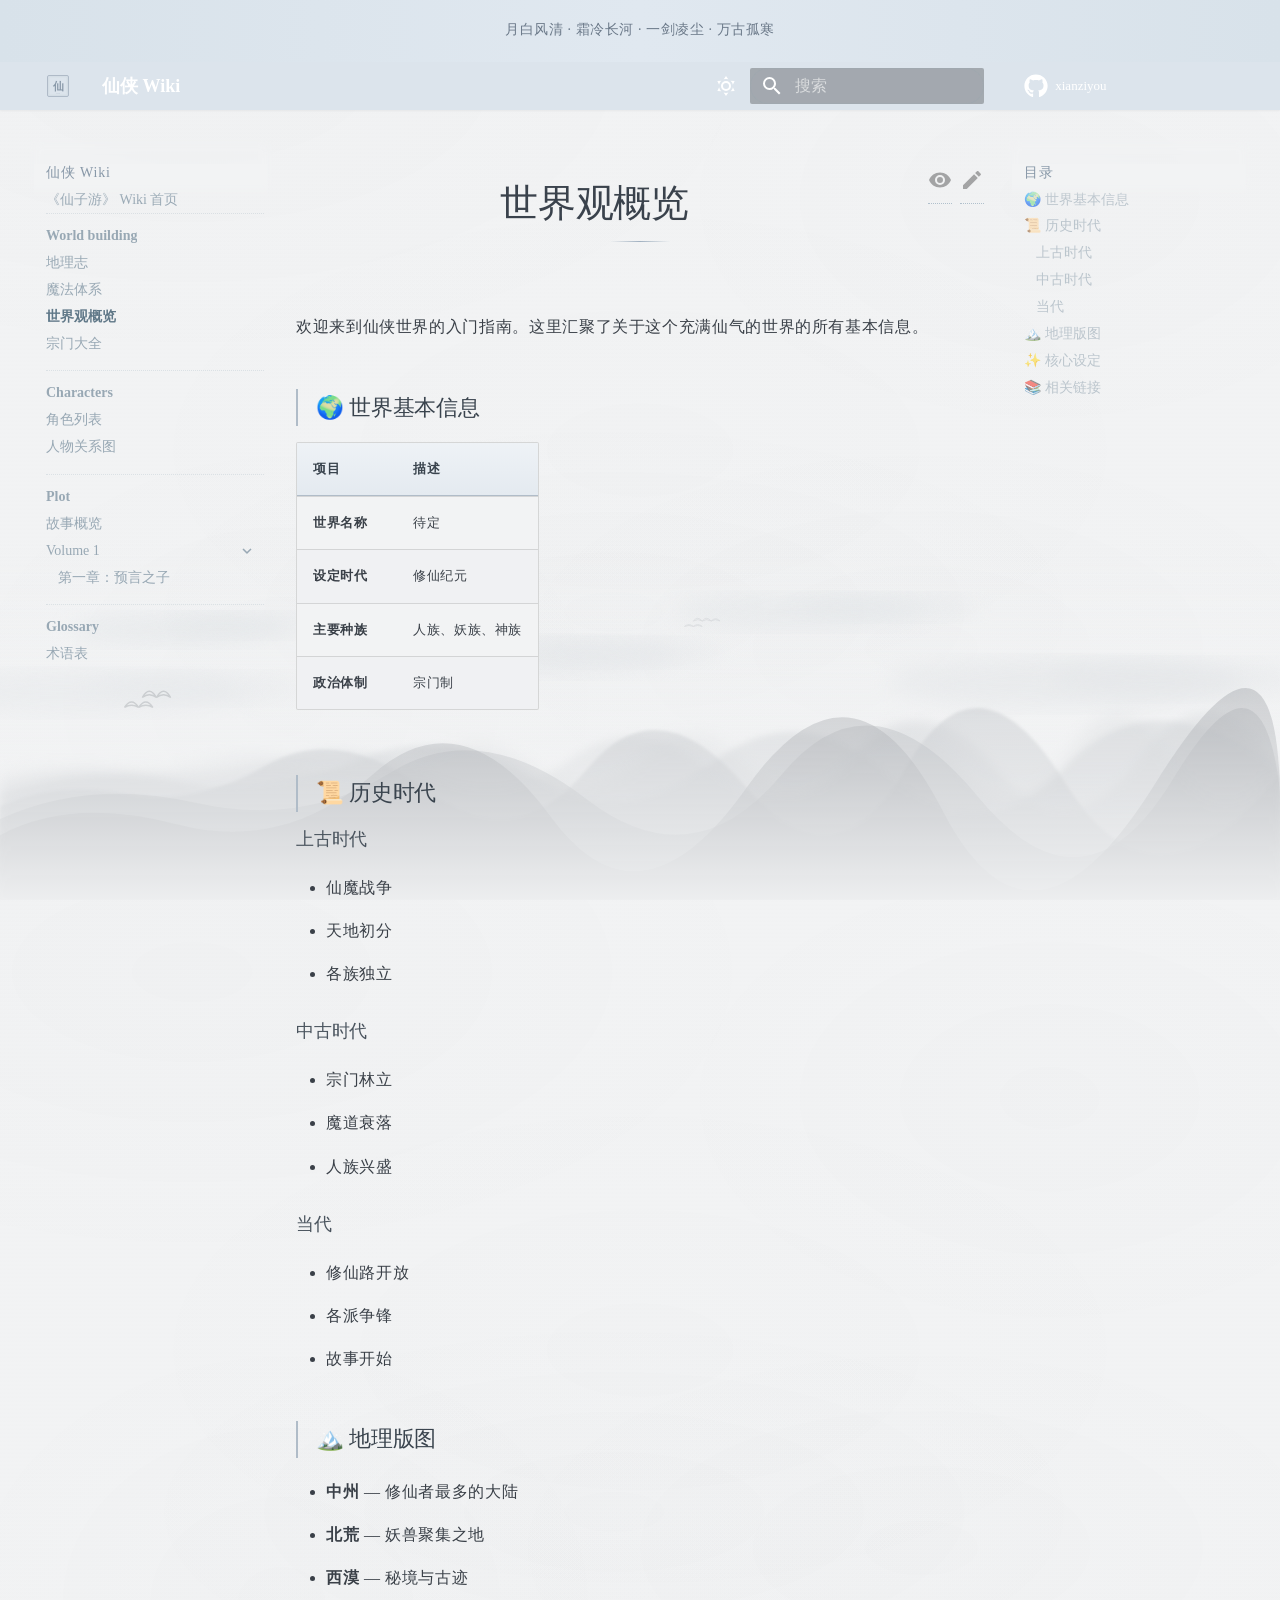
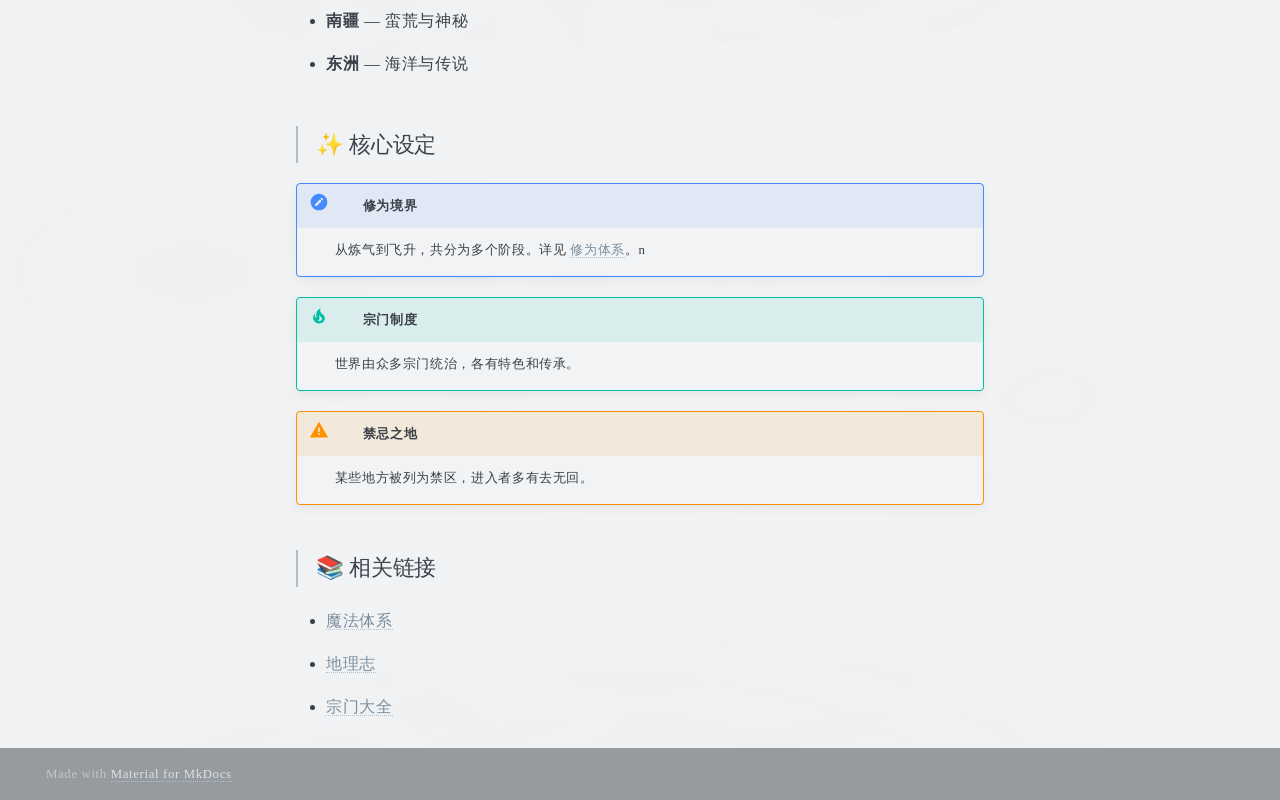
<file: world-building/overview/index.html>
<!doctype html>
<html lang="zh" class="no-js">
  <head>
    
      <meta charset="utf-8">
      <meta name="viewport" content="width=device-width,initial-scale=1">
      
        <meta name="description" content="仙侠世界的基本设定和背景">
      
      
      
        <link rel="canonical" href="https://moyutinghualuo.github.io/xianziyou/world-building/overview/">
      
      
        <link rel="prev" href="../magic-system/">
      
      
        <link rel="next" href="../sects/">
      
      
        
      
      
      <link rel="icon" href="../../assets/images/favicon.png">
      <meta name="generator" content="mkdocs-1.6.1, mkdocs-material-9.7.6">
    
    
      
        <title>世界观概览 - 仙侠 Wiki</title>
      
    
    
      <link rel="stylesheet" href="../../assets/stylesheets/main.484c7ddc.min.css">
      
        
        <link rel="stylesheet" href="../../assets/stylesheets/palette.ab4e12ef.min.css">
      
      


    
    
      
    
    
      
    
    
      <link rel="stylesheet" href="../../stylesheets/extra.css">
    
    <script>__md_scope=new URL("../..",location),__md_hash=e=>[...e].reduce(((e,_)=>(e<<5)-e+_.charCodeAt(0)),0),__md_get=(e,_=localStorage,t=__md_scope)=>JSON.parse(_.getItem(t.pathname+"."+e)),__md_set=(e,_,t=localStorage,a=__md_scope)=>{try{t.setItem(a.pathname+"."+e,JSON.stringify(_))}catch(e){}}</script>
    
      

    
    
  </head>
  
  
    
    
      
    
    
    
    
    <body dir="ltr" data-md-color-scheme="default" data-md-color-primary="blue-grey" data-md-color-accent="blue-grey">
  
    
    <input class="md-toggle" data-md-toggle="drawer" type="checkbox" id="__drawer" autocomplete="off">
    <input class="md-toggle" data-md-toggle="search" type="checkbox" id="__search" autocomplete="off">
    <label class="md-overlay" for="__drawer"></label>
    <div data-md-component="skip">
      
        
        <a href="#_1" class="md-skip">
          跳转至
        </a>
      
    </div>
    <div data-md-component="announce">
      
        <aside class="md-banner">
          <div class="md-banner__inner md-grid md-typeset">
            
            
  月白风清 · 霜冷长河 · 一剑凌尘 · 万古孤寒

          </div>
          
        </aside>
      
    </div>
    
    
      

  

<header class="md-header md-header--shadow" data-md-component="header">
  <nav class="md-header__inner md-grid" aria-label="页眉">
    <a href="../.." title="仙侠 Wiki" class="md-header__button md-logo" aria-label="仙侠 Wiki" data-md-component="logo">
      
  <img src="../../logo.svg" alt="logo">

    </a>
    <label class="md-header__button md-icon" for="__drawer">
      
      <svg xmlns="http://www.w3.org/2000/svg" viewBox="0 0 24 24"><path d="M3 6h18v2H3zm0 5h18v2H3zm0 5h18v2H3z"/></svg>
    </label>
    <div class="md-header__title" data-md-component="header-title">
      <div class="md-header__ellipsis">
        <div class="md-header__topic">
          <span class="md-ellipsis">
            仙侠 Wiki
          </span>
        </div>
        <div class="md-header__topic" data-md-component="header-topic">
          <span class="md-ellipsis">
            
              世界观概览
            
          </span>
        </div>
      </div>
    </div>
    
      
        <form class="md-header__option" data-md-component="palette">
  
    
    
    
    <input class="md-option" data-md-color-media="(prefers-color-scheme: light)" data-md-color-scheme="default" data-md-color-primary="blue-grey" data-md-color-accent="blue-grey"  aria-label="切换至暗色模式"  type="radio" name="__palette" id="__palette_0">
    
      <label class="md-header__button md-icon" title="切换至暗色模式" for="__palette_1" hidden>
        <svg xmlns="http://www.w3.org/2000/svg" viewBox="0 0 24 24"><path d="M12 7a5 5 0 0 1 5 5 5 5 0 0 1-5 5 5 5 0 0 1-5-5 5 5 0 0 1 5-5m0 2a3 3 0 0 0-3 3 3 3 0 0 0 3 3 3 3 0 0 0 3-3 3 3 0 0 0-3-3m0-7 2.39 3.42C13.65 5.15 12.84 5 12 5s-1.65.15-2.39.42zM3.34 7l4.16-.35A7.2 7.2 0 0 0 5.94 8.5c-.44.74-.69 1.5-.83 2.29zm.02 10 1.76-3.77a7.131 7.131 0 0 0 2.38 4.14zM20.65 7l-1.77 3.79a7.02 7.02 0 0 0-2.38-4.15zm-.01 10-4.14.36c.59-.51 1.12-1.14 1.54-1.86.42-.73.69-1.5.83-2.29zM12 22l-2.41-3.44c.74.27 1.55.44 2.41.44.82 0 1.63-.17 2.37-.44z"/></svg>
      </label>
    
  
    
    
    
    <input class="md-option" data-md-color-media="(prefers-color-scheme: dark)" data-md-color-scheme="slate" data-md-color-primary="blue-grey" data-md-color-accent="blue-grey"  aria-label="切换至亮色模式"  type="radio" name="__palette" id="__palette_1">
    
      <label class="md-header__button md-icon" title="切换至亮色模式" for="__palette_0" hidden>
        <svg xmlns="http://www.w3.org/2000/svg" viewBox="0 0 24 24"><path d="m17.75 4.09-2.53 1.94.91 3.06-2.63-1.81-2.63 1.81.91-3.06-2.53-1.94L12.44 4l1.06-3 1.06 3zm3.5 6.91-1.64 1.25.59 1.98-1.7-1.17-1.7 1.17.59-1.98L15.75 11l2.06-.05L18.5 9l.69 1.95zm-2.28 4.95c.83-.08 1.72 1.1 1.19 1.85-.32.45-.66.87-1.08 1.27C15.17 23 8.84 23 4.94 19.07c-3.91-3.9-3.91-10.24 0-14.14.4-.4.82-.76 1.27-1.08.75-.53 1.93.36 1.85 1.19-.27 2.86.69 5.83 2.89 8.02a9.96 9.96 0 0 0 8.02 2.89m-1.64 2.02a12.08 12.08 0 0 1-7.8-3.47c-2.17-2.19-3.33-5-3.49-7.82-2.81 3.14-2.7 7.96.31 10.98 3.02 3.01 7.84 3.12 10.98.31"/></svg>
      </label>
    
  
</form>
      
    
    
      <script>var palette=__md_get("__palette");if(palette&&palette.color){if("(prefers-color-scheme)"===palette.color.media){var media=matchMedia("(prefers-color-scheme: light)"),input=document.querySelector(media.matches?"[data-md-color-media='(prefers-color-scheme: light)']":"[data-md-color-media='(prefers-color-scheme: dark)']");palette.color.media=input.getAttribute("data-md-color-media"),palette.color.scheme=input.getAttribute("data-md-color-scheme"),palette.color.primary=input.getAttribute("data-md-color-primary"),palette.color.accent=input.getAttribute("data-md-color-accent")}for(var[key,value]of Object.entries(palette.color))document.body.setAttribute("data-md-color-"+key,value)}</script>
    
    
    
      
      
        <label class="md-header__button md-icon" for="__search">
          
          <svg xmlns="http://www.w3.org/2000/svg" viewBox="0 0 24 24"><path d="M9.5 3A6.5 6.5 0 0 1 16 9.5c0 1.61-.59 3.09-1.56 4.23l.27.27h.79l5 5-1.5 1.5-5-5v-.79l-.27-.27A6.52 6.52 0 0 1 9.5 16 6.5 6.5 0 0 1 3 9.5 6.5 6.5 0 0 1 9.5 3m0 2C7 5 5 7 5 9.5S7 14 9.5 14 14 12 14 9.5 12 5 9.5 5"/></svg>
        </label>
        <div class="md-search" data-md-component="search" role="dialog">
  <label class="md-search__overlay" for="__search"></label>
  <div class="md-search__inner" role="search">
    <form class="md-search__form" name="search">
      <input type="text" class="md-search__input" name="query" aria-label="搜索" placeholder="搜索" autocapitalize="off" autocorrect="off" autocomplete="off" spellcheck="false" data-md-component="search-query" required>
      <label class="md-search__icon md-icon" for="__search">
        
        <svg xmlns="http://www.w3.org/2000/svg" viewBox="0 0 24 24"><path d="M9.5 3A6.5 6.5 0 0 1 16 9.5c0 1.61-.59 3.09-1.56 4.23l.27.27h.79l5 5-1.5 1.5-5-5v-.79l-.27-.27A6.52 6.52 0 0 1 9.5 16 6.5 6.5 0 0 1 3 9.5 6.5 6.5 0 0 1 9.5 3m0 2C7 5 5 7 5 9.5S7 14 9.5 14 14 12 14 9.5 12 5 9.5 5"/></svg>
        
        <svg xmlns="http://www.w3.org/2000/svg" viewBox="0 0 24 24"><path d="M20 11v2H8l5.5 5.5-1.42 1.42L4.16 12l7.92-7.92L13.5 5.5 8 11z"/></svg>
      </label>
      <nav class="md-search__options" aria-label="查找">
        
          <a href="javascript:void(0)" class="md-search__icon md-icon" title="分享" aria-label="分享" data-clipboard data-clipboard-text="" data-md-component="search-share" tabindex="-1">
            
            <svg xmlns="http://www.w3.org/2000/svg" viewBox="0 0 24 24"><path d="M18 16.08c-.76 0-1.44.3-1.96.77L8.91 12.7c.05-.23.09-.46.09-.7s-.04-.47-.09-.7l7.05-4.11c.54.5 1.25.81 2.04.81a3 3 0 0 0 3-3 3 3 0 0 0-3-3 3 3 0 0 0-3 3c0 .24.04.47.09.7L8.04 9.81C7.5 9.31 6.79 9 6 9a3 3 0 0 0-3 3 3 3 0 0 0 3 3c.79 0 1.5-.31 2.04-.81l7.12 4.15c-.05.21-.08.43-.08.66 0 1.61 1.31 2.91 2.92 2.91s2.92-1.3 2.92-2.91A2.92 2.92 0 0 0 18 16.08"/></svg>
          </a>
        
        <button type="reset" class="md-search__icon md-icon" title="清空当前内容" aria-label="清空当前内容" tabindex="-1">
          
          <svg xmlns="http://www.w3.org/2000/svg" viewBox="0 0 24 24"><path d="M19 6.41 17.59 5 12 10.59 6.41 5 5 6.41 10.59 12 5 17.59 6.41 19 12 13.41 17.59 19 19 17.59 13.41 12z"/></svg>
        </button>
      </nav>
      
        <div class="md-search__suggest" data-md-component="search-suggest"></div>
      
    </form>
    <div class="md-search__output">
      <div class="md-search__scrollwrap" tabindex="0" data-md-scrollfix>
        <div class="md-search-result" data-md-component="search-result">
          <div class="md-search-result__meta">
            正在初始化搜索引擎
          </div>
          <ol class="md-search-result__list" role="presentation"></ol>
        </div>
      </div>
    </div>
  </div>
</div>
      
    
    
      <div class="md-header__source">
        <a href="https://github.com/moyutinghualuo/xianziyou" title="前往仓库" class="md-source" data-md-component="source">
  <div class="md-source__icon md-icon">
    
    <svg xmlns="http://www.w3.org/2000/svg" viewBox="0 0 512 512"><!--! Font Awesome Free 7.1.0 by @fontawesome - https://fontawesome.com License - https://fontawesome.com/license/free (Icons: CC BY 4.0, Fonts: SIL OFL 1.1, Code: MIT License) Copyright 2025 Fonticons, Inc.--><path d="M173.9 397.4c0 2-2.3 3.6-5.2 3.6-3.3.3-5.6-1.3-5.6-3.6 0-2 2.3-3.6 5.2-3.6 3-.3 5.6 1.3 5.6 3.6m-31.1-4.5c-.7 2 1.3 4.3 4.3 4.9 2.6 1 5.6 0 6.2-2s-1.3-4.3-4.3-5.2c-2.6-.7-5.5.3-6.2 2.3m44.2-1.7c-2.9.7-4.9 2.6-4.6 4.9.3 2 2.9 3.3 5.9 2.6 2.9-.7 4.9-2.6 4.6-4.6-.3-1.9-3-3.2-5.9-2.9M252.8 8C114.1 8 8 113.3 8 252c0 110.9 69.8 205.8 169.5 239.2 12.8 2.3 17.3-5.6 17.3-12.1 0-6.2-.3-40.4-.3-61.4 0 0-70 15-84.7-29.8 0 0-11.4-29.1-27.8-36.6 0 0-22.9-15.7 1.6-15.4 0 0 24.9 2 38.6 25.8 21.9 38.6 58.6 27.5 72.9 20.9 2.3-16 8.8-27.1 16-33.7-55.9-6.2-112.3-14.3-112.3-110.5 0-27.5 7.6-41.3 23.6-58.9-2.6-6.5-11.1-33.3 2.6-67.9 20.9-6.5 69 27 69 27 20-5.6 41.5-8.5 62.8-8.5s42.8 2.9 62.8 8.5c0 0 48.1-33.6 69-27 13.7 34.7 5.2 61.4 2.6 67.9 16 17.7 25.8 31.5 25.8 58.9 0 96.5-58.9 104.2-114.8 110.5 9.2 7.9 17 22.9 17 46.4 0 33.7-.3 75.4-.3 83.6 0 6.5 4.6 14.4 17.3 12.1C436.2 457.8 504 362.9 504 252 504 113.3 391.5 8 252.8 8M105.2 352.9c-1.3 1-1 3.3.7 5.2 1.6 1.6 3.9 2.3 5.2 1 1.3-1 1-3.3-.7-5.2-1.6-1.6-3.9-2.3-5.2-1m-10.8-8.1c-.7 1.3.3 2.9 2.3 3.9 1.6 1 3.6.7 4.3-.7.7-1.3-.3-2.9-2.3-3.9-2-.6-3.6-.3-4.3.7m32.4 35.6c-1.6 1.3-1 4.3 1.3 6.2 2.3 2.3 5.2 2.6 6.5 1 1.3-1.3.7-4.3-1.3-6.2-2.2-2.3-5.2-2.6-6.5-1m-11.4-14.7c-1.6 1-1.6 3.6 0 5.9s4.3 3.3 5.6 2.3c1.6-1.3 1.6-3.9 0-6.2-1.4-2.3-4-3.3-5.6-2"/></svg>
  </div>
  <div class="md-source__repository">
    xianziyou
  </div>
</a>
      </div>
    
  </nav>
  
</header>
    
    <div class="md-container" data-md-component="container">
      
      
        
          
        
      
      <main class="md-main" data-md-component="main">
        <div class="md-main__inner md-grid">
          
            
              
              <div class="md-sidebar md-sidebar--primary" data-md-component="sidebar" data-md-type="navigation" >
                <div class="md-sidebar__scrollwrap">
                  <div class="md-sidebar__inner">
                    



<nav class="md-nav md-nav--primary" aria-label="导航栏" data-md-level="0">
  <label class="md-nav__title" for="__drawer">
    <a href="../.." title="仙侠 Wiki" class="md-nav__button md-logo" aria-label="仙侠 Wiki" data-md-component="logo">
      
  <img src="../../logo.svg" alt="logo">

    </a>
    仙侠 Wiki
  </label>
  
    <div class="md-nav__source">
      <a href="https://github.com/moyutinghualuo/xianziyou" title="前往仓库" class="md-source" data-md-component="source">
  <div class="md-source__icon md-icon">
    
    <svg xmlns="http://www.w3.org/2000/svg" viewBox="0 0 512 512"><!--! Font Awesome Free 7.1.0 by @fontawesome - https://fontawesome.com License - https://fontawesome.com/license/free (Icons: CC BY 4.0, Fonts: SIL OFL 1.1, Code: MIT License) Copyright 2025 Fonticons, Inc.--><path d="M173.9 397.4c0 2-2.3 3.6-5.2 3.6-3.3.3-5.6-1.3-5.6-3.6 0-2 2.3-3.6 5.2-3.6 3-.3 5.6 1.3 5.6 3.6m-31.1-4.5c-.7 2 1.3 4.3 4.3 4.9 2.6 1 5.6 0 6.2-2s-1.3-4.3-4.3-5.2c-2.6-.7-5.5.3-6.2 2.3m44.2-1.7c-2.9.7-4.9 2.6-4.6 4.9.3 2 2.9 3.3 5.9 2.6 2.9-.7 4.9-2.6 4.6-4.6-.3-1.9-3-3.2-5.9-2.9M252.8 8C114.1 8 8 113.3 8 252c0 110.9 69.8 205.8 169.5 239.2 12.8 2.3 17.3-5.6 17.3-12.1 0-6.2-.3-40.4-.3-61.4 0 0-70 15-84.7-29.8 0 0-11.4-29.1-27.8-36.6 0 0-22.9-15.7 1.6-15.4 0 0 24.9 2 38.6 25.8 21.9 38.6 58.6 27.5 72.9 20.9 2.3-16 8.8-27.1 16-33.7-55.9-6.2-112.3-14.3-112.3-110.5 0-27.5 7.6-41.3 23.6-58.9-2.6-6.5-11.1-33.3 2.6-67.9 20.9-6.5 69 27 69 27 20-5.6 41.5-8.5 62.8-8.5s42.8 2.9 62.8 8.5c0 0 48.1-33.6 69-27 13.7 34.7 5.2 61.4 2.6 67.9 16 17.7 25.8 31.5 25.8 58.9 0 96.5-58.9 104.2-114.8 110.5 9.2 7.9 17 22.9 17 46.4 0 33.7-.3 75.4-.3 83.6 0 6.5 4.6 14.4 17.3 12.1C436.2 457.8 504 362.9 504 252 504 113.3 391.5 8 252.8 8M105.2 352.9c-1.3 1-1 3.3.7 5.2 1.6 1.6 3.9 2.3 5.2 1 1.3-1 1-3.3-.7-5.2-1.6-1.6-3.9-2.3-5.2-1m-10.8-8.1c-.7 1.3.3 2.9 2.3 3.9 1.6 1 3.6.7 4.3-.7.7-1.3-.3-2.9-2.3-3.9-2-.6-3.6-.3-4.3.7m32.4 35.6c-1.6 1.3-1 4.3 1.3 6.2 2.3 2.3 5.2 2.6 6.5 1 1.3-1.3.7-4.3-1.3-6.2-2.2-2.3-5.2-2.6-6.5-1m-11.4-14.7c-1.6 1-1.6 3.6 0 5.9s4.3 3.3 5.6 2.3c1.6-1.3 1.6-3.9 0-6.2-1.4-2.3-4-3.3-5.6-2"/></svg>
  </div>
  <div class="md-source__repository">
    xianziyou
  </div>
</a>
    </div>
  
  <ul class="md-nav__list" data-md-scrollfix>
    
      
      
  
  
  
  
    <li class="md-nav__item">
      <a href="../.." class="md-nav__link">
        
  
  
  <span class="md-ellipsis">
    
  
    《仙子游》 Wiki 首页
  

    
  </span>
  
  

      </a>
    </li>
  

    
      
      
  
  
    
  
  
  
    
    
      
        
      
        
      
        
      
        
      
    
    
    
      
        
        
      
    
    
    <li class="md-nav__item md-nav__item--active md-nav__item--section md-nav__item--nested">
      
        
        
        <input class="md-nav__toggle md-toggle " type="checkbox" id="__nav_2" checked>
        
          
          <label class="md-nav__link" for="__nav_2" id="__nav_2_label" tabindex="">
            
  
  
  <span class="md-ellipsis">
    
  
    World building
  

    
  </span>
  
  

            <span class="md-nav__icon md-icon"></span>
          </label>
        
        <nav class="md-nav" data-md-level="1" aria-labelledby="__nav_2_label" aria-expanded="true">
          <label class="md-nav__title" for="__nav_2">
            <span class="md-nav__icon md-icon"></span>
            
  
    World building
  

          </label>
          <ul class="md-nav__list" data-md-scrollfix>
            
              
                
  
  
  
  
    <li class="md-nav__item">
      <a href="../geography/" class="md-nav__link">
        
  
  
  <span class="md-ellipsis">
    
  
    地理志
  

    
  </span>
  
  

      </a>
    </li>
  

              
            
              
                
  
  
  
  
    <li class="md-nav__item">
      <a href="../magic-system/" class="md-nav__link">
        
  
  
  <span class="md-ellipsis">
    
  
    魔法体系
  

    
  </span>
  
  

      </a>
    </li>
  

              
            
              
                
  
  
    
  
  
  
    <li class="md-nav__item md-nav__item--active">
      
      <input class="md-nav__toggle md-toggle" type="checkbox" id="__toc">
      
      
        
      
      
        <label class="md-nav__link md-nav__link--active" for="__toc">
          
  
  
  <span class="md-ellipsis">
    
  
    世界观概览
  

    
  </span>
  
  

          <span class="md-nav__icon md-icon"></span>
        </label>
      
      <a href="./" class="md-nav__link md-nav__link--active">
        
  
  
  <span class="md-ellipsis">
    
  
    世界观概览
  

    
  </span>
  
  

      </a>
      
        

<nav class="md-nav md-nav--secondary" aria-label="目录">
  
  
  
    
  
  
    <label class="md-nav__title" for="__toc">
      <span class="md-nav__icon md-icon"></span>
      目录
    </label>
    <ul class="md-nav__list" data-md-component="toc" data-md-scrollfix>
      
        <li class="md-nav__item">
  <a href="#_2" class="md-nav__link">
    <span class="md-ellipsis">
      
        🌍 世界基本信息
      
    </span>
  </a>
  
</li>
      
        <li class="md-nav__item">
  <a href="#_3" class="md-nav__link">
    <span class="md-ellipsis">
      
        📜 历史时代
      
    </span>
  </a>
  
    <nav class="md-nav" aria-label="📜 历史时代">
      <ul class="md-nav__list">
        
          <li class="md-nav__item">
  <a href="#_4" class="md-nav__link">
    <span class="md-ellipsis">
      
        上古时代
      
    </span>
  </a>
  
</li>
        
          <li class="md-nav__item">
  <a href="#_5" class="md-nav__link">
    <span class="md-ellipsis">
      
        中古时代
      
    </span>
  </a>
  
</li>
        
          <li class="md-nav__item">
  <a href="#_6" class="md-nav__link">
    <span class="md-ellipsis">
      
        当代
      
    </span>
  </a>
  
</li>
        
      </ul>
    </nav>
  
</li>
      
        <li class="md-nav__item">
  <a href="#_7" class="md-nav__link">
    <span class="md-ellipsis">
      
        🏔️ 地理版图
      
    </span>
  </a>
  
</li>
      
        <li class="md-nav__item">
  <a href="#_8" class="md-nav__link">
    <span class="md-ellipsis">
      
        ✨ 核心设定
      
    </span>
  </a>
  
</li>
      
        <li class="md-nav__item">
  <a href="#_9" class="md-nav__link">
    <span class="md-ellipsis">
      
        📚 相关链接
      
    </span>
  </a>
  
</li>
      
    </ul>
  
</nav>
      
    </li>
  

              
            
              
                
  
  
  
  
    <li class="md-nav__item">
      <a href="../sects/" class="md-nav__link">
        
  
  
  <span class="md-ellipsis">
    
  
    宗门大全
  

    
  </span>
  
  

      </a>
    </li>
  

              
            
          </ul>
        </nav>
      
    </li>
  

    
      
      
  
  
  
  
    
    
      
        
      
        
      
    
    
    
      
        
        
      
    
    
    <li class="md-nav__item md-nav__item--section md-nav__item--nested">
      
        
        
          
        
        <input class="md-nav__toggle md-toggle md-toggle--indeterminate" type="checkbox" id="__nav_3" >
        
          
          <label class="md-nav__link" for="__nav_3" id="__nav_3_label" tabindex="">
            
  
  
  <span class="md-ellipsis">
    
  
    Characters
  

    
  </span>
  
  

            <span class="md-nav__icon md-icon"></span>
          </label>
        
        <nav class="md-nav" data-md-level="1" aria-labelledby="__nav_3_label" aria-expanded="false">
          <label class="md-nav__title" for="__nav_3">
            <span class="md-nav__icon md-icon"></span>
            
  
    Characters
  

          </label>
          <ul class="md-nav__list" data-md-scrollfix>
            
              
                
  
  
  
  
    <li class="md-nav__item">
      <a href="../../characters/characters/" class="md-nav__link">
        
  
  
  <span class="md-ellipsis">
    
  
    角色列表
  

    
  </span>
  
  

      </a>
    </li>
  

              
            
              
                
  
  
  
  
    <li class="md-nav__item">
      <a href="../../characters/relationships/" class="md-nav__link">
        
  
  
  <span class="md-ellipsis">
    
  
    人物关系图
  

    
  </span>
  
  

      </a>
    </li>
  

              
            
          </ul>
        </nav>
      
    </li>
  

    
      
      
  
  
  
  
    
    
      
        
      
        
      
    
    
    
      
        
        
      
    
    
    <li class="md-nav__item md-nav__item--section md-nav__item--nested">
      
        
        
          
        
        <input class="md-nav__toggle md-toggle md-toggle--indeterminate" type="checkbox" id="__nav_4" >
        
          
          <label class="md-nav__link" for="__nav_4" id="__nav_4_label" tabindex="">
            
  
  
  <span class="md-ellipsis">
    
  
    Plot
  

    
  </span>
  
  

            <span class="md-nav__icon md-icon"></span>
          </label>
        
        <nav class="md-nav" data-md-level="1" aria-labelledby="__nav_4_label" aria-expanded="false">
          <label class="md-nav__title" for="__nav_4">
            <span class="md-nav__icon md-icon"></span>
            
  
    Plot
  

          </label>
          <ul class="md-nav__list" data-md-scrollfix>
            
              
                
  
  
  
  
    <li class="md-nav__item">
      <a href="../../plot/overview/" class="md-nav__link">
        
  
  
  <span class="md-ellipsis">
    
  
    故事概览
  

    
  </span>
  
  

      </a>
    </li>
  

              
            
              
                
  
  
  
  
    
    
      
        
      
    
    
    
      
    
    
    <li class="md-nav__item md-nav__item--nested">
      
        
        
          
        
        <input class="md-nav__toggle md-toggle md-toggle--indeterminate" type="checkbox" id="__nav_4_2" >
        
          
          <label class="md-nav__link" for="__nav_4_2" id="__nav_4_2_label" tabindex="0">
            
  
  
  <span class="md-ellipsis">
    
  
    Volume 1
  

    
  </span>
  
  

            <span class="md-nav__icon md-icon"></span>
          </label>
        
        <nav class="md-nav" data-md-level="2" aria-labelledby="__nav_4_2_label" aria-expanded="false">
          <label class="md-nav__title" for="__nav_4_2">
            <span class="md-nav__icon md-icon"></span>
            
  
    Volume 1
  

          </label>
          <ul class="md-nav__list" data-md-scrollfix>
            
              
                
  
  
  
  
    <li class="md-nav__item">
      <a href="../../plot/volume-1/chapter-01/" class="md-nav__link">
        
  
  
  <span class="md-ellipsis">
    
  
    第一章：预言之子
  

    
  </span>
  
  

      </a>
    </li>
  

              
            
          </ul>
        </nav>
      
    </li>
  

              
            
          </ul>
        </nav>
      
    </li>
  

    
      
      
  
  
  
  
    
    
      
        
      
    
    
    
      
        
        
      
    
    
    <li class="md-nav__item md-nav__item--section md-nav__item--nested">
      
        
        
          
        
        <input class="md-nav__toggle md-toggle md-toggle--indeterminate" type="checkbox" id="__nav_5" >
        
          
          <label class="md-nav__link" for="__nav_5" id="__nav_5_label" tabindex="">
            
  
  
  <span class="md-ellipsis">
    
  
    Glossary
  

    
  </span>
  
  

            <span class="md-nav__icon md-icon"></span>
          </label>
        
        <nav class="md-nav" data-md-level="1" aria-labelledby="__nav_5_label" aria-expanded="false">
          <label class="md-nav__title" for="__nav_5">
            <span class="md-nav__icon md-icon"></span>
            
  
    Glossary
  

          </label>
          <ul class="md-nav__list" data-md-scrollfix>
            
              
                
  
  
  
  
    <li class="md-nav__item">
      <a href="../../glossary/terms/" class="md-nav__link">
        
  
  
  <span class="md-ellipsis">
    
  
    术语表
  

    
  </span>
  
  

      </a>
    </li>
  

              
            
          </ul>
        </nav>
      
    </li>
  

    
  </ul>
</nav>
                  </div>
                </div>
              </div>
            
            
              
              <div class="md-sidebar md-sidebar--secondary" data-md-component="sidebar" data-md-type="toc" >
                <div class="md-sidebar__scrollwrap">
                  <div class="md-sidebar__inner">
                    

<nav class="md-nav md-nav--secondary" aria-label="目录">
  
  
  
    
  
  
    <label class="md-nav__title" for="__toc">
      <span class="md-nav__icon md-icon"></span>
      目录
    </label>
    <ul class="md-nav__list" data-md-component="toc" data-md-scrollfix>
      
        <li class="md-nav__item">
  <a href="#_2" class="md-nav__link">
    <span class="md-ellipsis">
      
        🌍 世界基本信息
      
    </span>
  </a>
  
</li>
      
        <li class="md-nav__item">
  <a href="#_3" class="md-nav__link">
    <span class="md-ellipsis">
      
        📜 历史时代
      
    </span>
  </a>
  
    <nav class="md-nav" aria-label="📜 历史时代">
      <ul class="md-nav__list">
        
          <li class="md-nav__item">
  <a href="#_4" class="md-nav__link">
    <span class="md-ellipsis">
      
        上古时代
      
    </span>
  </a>
  
</li>
        
          <li class="md-nav__item">
  <a href="#_5" class="md-nav__link">
    <span class="md-ellipsis">
      
        中古时代
      
    </span>
  </a>
  
</li>
        
          <li class="md-nav__item">
  <a href="#_6" class="md-nav__link">
    <span class="md-ellipsis">
      
        当代
      
    </span>
  </a>
  
</li>
        
      </ul>
    </nav>
  
</li>
      
        <li class="md-nav__item">
  <a href="#_7" class="md-nav__link">
    <span class="md-ellipsis">
      
        🏔️ 地理版图
      
    </span>
  </a>
  
</li>
      
        <li class="md-nav__item">
  <a href="#_8" class="md-nav__link">
    <span class="md-ellipsis">
      
        ✨ 核心设定
      
    </span>
  </a>
  
</li>
      
        <li class="md-nav__item">
  <a href="#_9" class="md-nav__link">
    <span class="md-ellipsis">
      
        📚 相关链接
      
    </span>
  </a>
  
</li>
      
    </ul>
  
</nav>
                  </div>
                </div>
              </div>
            
          
          
            <div class="md-content" data-md-component="content">
              
              <article class="md-content__inner md-typeset">
                
  
                  


  
    <a href="https://github.com/moyutinghualuo/xianziyou/edit/main/docs/world-building/overview.md" title="编辑此页" class="md-content__button md-icon" rel="edit">
      
      <svg xmlns="http://www.w3.org/2000/svg" viewBox="0 0 24 24"><path d="M20.71 7.04c.39-.39.39-1.04 0-1.41l-2.34-2.34c-.37-.39-1.02-.39-1.41 0l-1.84 1.83 3.75 3.75M3 17.25V21h3.75L17.81 9.93l-3.75-3.75z"/></svg>
    </a>
  
  
    
      
    
    <a href="https://github.com/moyutinghualuo/xianziyou/raw/main/docs/world-building/overview.md" title="查看本页的源代码" class="md-content__button md-icon">
      
      <svg xmlns="http://www.w3.org/2000/svg" viewBox="0 0 24 24"><path d="M12 9a3 3 0 0 0-3 3 3 3 0 0 0 3 3 3 3 0 0 0 3-3 3 3 0 0 0-3-3m0 8a5 5 0 0 1-5-5 5 5 0 0 1 5-5 5 5 0 0 1 5 5 5 5 0 0 1-5 5m0-12.5C7 4.5 2.73 7.61 1 12c1.73 4.39 6 7.5 11 7.5s9.27-3.11 11-7.5c-1.73-4.39-6-7.5-11-7.5"/></svg>
    </a>
  


<h1 id="_1">世界观概览<a class="headerlink" href="#_1" title="Permanent link">¶</a></h1>
<p>欢迎来到仙侠世界的入门指南。这里汇聚了关于这个充满仙气的世界的所有基本信息。</p>
<h2 id="_2">🌍 世界基本信息<a class="headerlink" href="#_2" title="Permanent link">¶</a></h2>
<table>
<thead>
<tr>
<th>项目</th>
<th>描述</th>
</tr>
</thead>
<tbody>
<tr>
<td><strong>世界名称</strong></td>
<td>待定</td>
</tr>
<tr>
<td><strong>设定时代</strong></td>
<td>修仙纪元</td>
</tr>
<tr>
<td><strong>主要种族</strong></td>
<td>人族、妖族、神族</td>
</tr>
<tr>
<td><strong>政治体制</strong></td>
<td>宗门制</td>
</tr>
</tbody>
</table>
<h2 id="_3">📜 历史时代<a class="headerlink" href="#_3" title="Permanent link">¶</a></h2>
<h3 id="_4">上古时代<a class="headerlink" href="#_4" title="Permanent link">¶</a></h3>
<ul>
<li>仙魔战争</li>
<li>天地初分</li>
<li>各族独立</li>
</ul>
<h3 id="_5">中古时代<a class="headerlink" href="#_5" title="Permanent link">¶</a></h3>
<ul>
<li>宗门林立</li>
<li>魔道衰落</li>
<li>人族兴盛</li>
</ul>
<h3 id="_6">当代<a class="headerlink" href="#_6" title="Permanent link">¶</a></h3>
<ul>
<li>修仙路开放</li>
<li>各派争锋</li>
<li>故事开始</li>
</ul>
<h2 id="_7">🏔️ 地理版图<a class="headerlink" href="#_7" title="Permanent link">¶</a></h2>
<ul>
<li><strong>中州</strong> — 修仙者最多的大陆</li>
<li><strong>北荒</strong> — 妖兽聚集之地</li>
<li><strong>西漠</strong> — 秘境与古迹</li>
<li><strong>南疆</strong> — 蛮荒与神秘</li>
<li><strong>东洲</strong> — 海洋与传说</li>
</ul>
<h2 id="_8">✨ 核心设定<a class="headerlink" href="#_8" title="Permanent link">¶</a></h2>
<div class="admonition note">
<p class="admonition-title">修为境界</p>
<p>从炼气到飞升，共分为多个阶段。详见 <a href="../magic-system/">修为体系</a>。n</p>
</div>
<div class="admonition tip">
<p class="admonition-title">宗门制度</p>
<p>世界由众多宗门统治，各有特色和传承。</p>
</div>
<div class="admonition warning">
<p class="admonition-title">禁忌之地</p>
<p>某些地方被列为禁区，进入者多有去无回。</p>
</div>
<h2 id="_9">📚 相关链接<a class="headerlink" href="#_9" title="Permanent link">¶</a></h2>
<ul>
<li><a href="../magic-system/">魔法体系</a></li>
<li><a href="../geography/">地理志</a></li>
<li><a href="../sects/">宗门大全</a></li>
</ul>







  
  






                

  <!-- Giscus 评论系统 -->
  
  <script src="https://giscus.app/client.js"
    data-repo="moyutinghualuo/xianziyou"
    data-repo-id="1272264260"
    data-category="Discussions"
    data-category-id="DIC_kwzOEAAVyM4CeYvP"
    data-mapping="pathname"
    data-reactions-enabled="True"
    data-emit-metadata="False"
    data-input-position="top"
    data-theme="auto"
    data-lang="zh-CN"
    crossorigin="anonymous"
    async>
  </script>
  

              </article>
            </div>
          
          
<script>var target=document.getElementById(location.hash.slice(1));target&&target.name&&(target.checked=target.name.startsWith("__tabbed_"))</script>
        </div>
        
          <button type="button" class="md-top md-icon" data-md-component="top" hidden>
  
  <svg xmlns="http://www.w3.org/2000/svg" viewBox="0 0 24 24"><path d="M13 20h-2V8l-5.5 5.5-1.42-1.42L12 4.16l7.92 7.92-1.42 1.42L13 8z"/></svg>
  回到页面顶部
</button>
        
      </main>
      
        <footer class="md-footer">
  
  <div class="md-footer-meta md-typeset">
    <div class="md-footer-meta__inner md-grid">
      <div class="md-copyright">
  
  
    Made with
    <a href="https://squidfunk.github.io/mkdocs-material/" target="_blank" rel="noopener">
      Material for MkDocs
    </a>
  
</div>
      
    </div>
  </div>
</footer>
      
    </div>
    <div class="md-dialog" data-md-component="dialog">
      <div class="md-dialog__inner md-typeset"></div>
    </div>
    
    
    
      
      
      <script id="__config" type="application/json">{"annotate": null, "base": "../..", "features": ["navigation.sections", "navigation.expand", "navigation.indexes", "navigation.top", "navigation.tracking", "navigation.instant", "navigation.instant.prefetch", "search.suggest", "search.highlight", "search.share", "content.code.copy", "content.code.select", "content.action.edit", "content.action.view"], "search": "../../assets/javascripts/workers/search.2c215733.min.js", "tags": null, "translations": {"clipboard.copied": "\u5df2\u590d\u5236", "clipboard.copy": "\u590d\u5236", "search.result.more.one": "\u5728\u8be5\u9875\u4e0a\u8fd8\u6709 1 \u4e2a\u7b26\u5408\u6761\u4ef6\u7684\u7ed3\u679c", "search.result.more.other": "\u5728\u8be5\u9875\u4e0a\u8fd8\u6709 # \u4e2a\u7b26\u5408\u6761\u4ef6\u7684\u7ed3\u679c", "search.result.none": "\u6ca1\u6709\u627e\u5230\u7b26\u5408\u6761\u4ef6\u7684\u7ed3\u679c", "search.result.one": "\u627e\u5230 1 \u4e2a\u7b26\u5408\u6761\u4ef6\u7684\u7ed3\u679c", "search.result.other": "# \u4e2a\u7b26\u5408\u6761\u4ef6\u7684\u7ed3\u679c", "search.result.placeholder": "\u952e\u5165\u4ee5\u5f00\u59cb\u641c\u7d22", "search.result.term.missing": "\u7f3a\u5c11", "select.version": "\u9009\u62e9\u5f53\u524d\u7248\u672c"}, "version": null}</script>
    
    
      <script src="../../assets/javascripts/bundle.79ae519e.min.js"></script>
      
    
  </body>
</html>
</file>
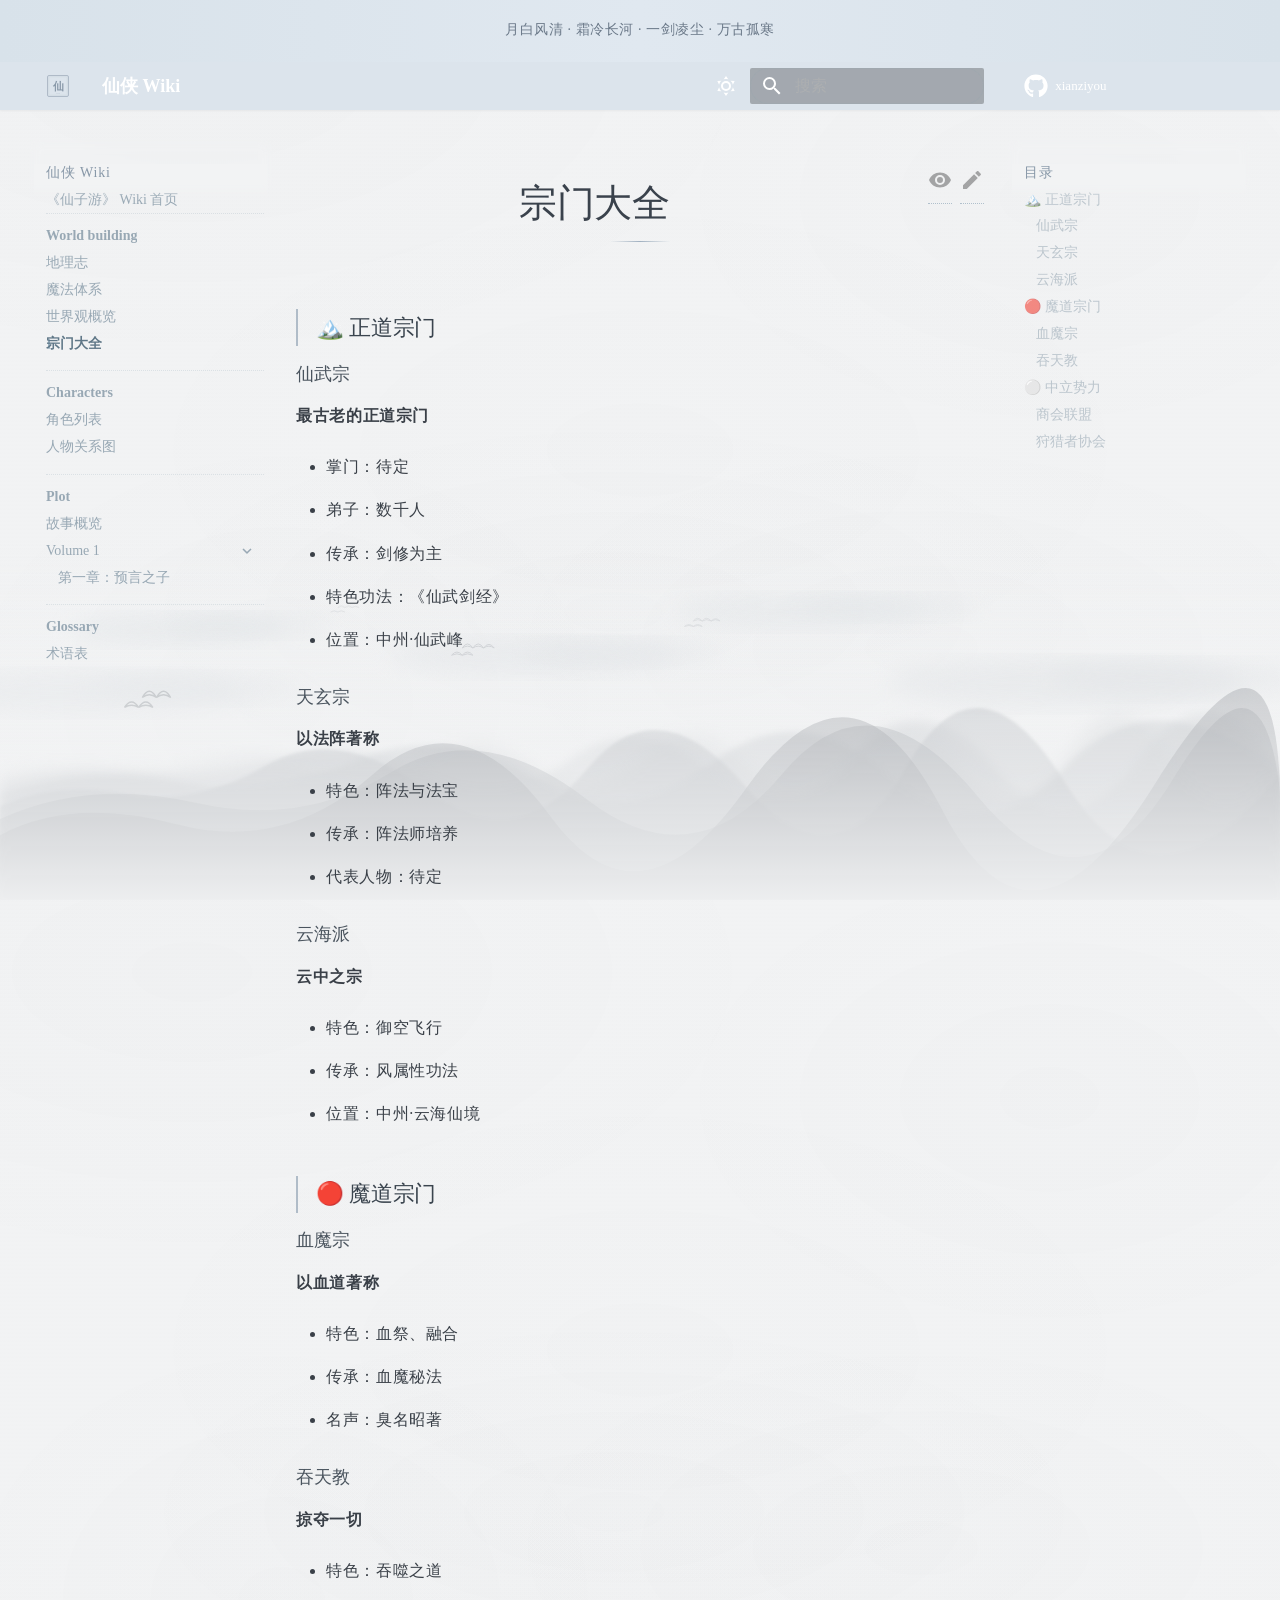
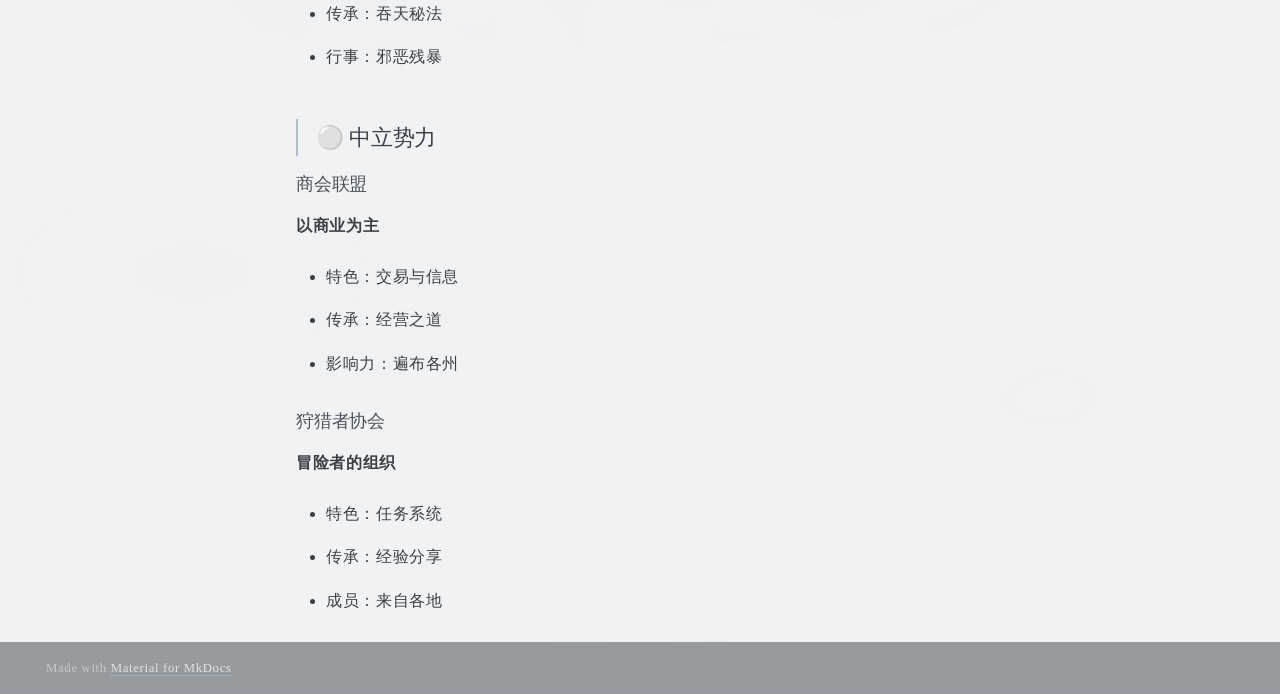
<file: world-building/sects/index.html>
<!doctype html>
<html lang="zh" class="no-js">
  <head>
    
      <meta charset="utf-8">
      <meta name="viewport" content="width=device-width,initial-scale=1">
      
        <meta name="description" content="各大宗门的设定和势力">
      
      
      
        <link rel="canonical" href="https://moyutinghualuo.github.io/xianziyou/world-building/sects/">
      
      
        <link rel="prev" href="../overview/">
      
      
        <link rel="next" href="../../characters/characters/">
      
      
        
      
      
      <link rel="icon" href="../../assets/images/favicon.png">
      <meta name="generator" content="mkdocs-1.6.1, mkdocs-material-9.7.6">
    
    
      
        <title>宗门大全 - 仙侠 Wiki</title>
      
    
    
      <link rel="stylesheet" href="../../assets/stylesheets/main.484c7ddc.min.css">
      
        
        <link rel="stylesheet" href="../../assets/stylesheets/palette.ab4e12ef.min.css">
      
      


    
    
      
    
    
      
    
    
      <link rel="stylesheet" href="../../stylesheets/extra.css">
    
    <script>__md_scope=new URL("../..",location),__md_hash=e=>[...e].reduce(((e,_)=>(e<<5)-e+_.charCodeAt(0)),0),__md_get=(e,_=localStorage,t=__md_scope)=>JSON.parse(_.getItem(t.pathname+"."+e)),__md_set=(e,_,t=localStorage,a=__md_scope)=>{try{t.setItem(a.pathname+"."+e,JSON.stringify(_))}catch(e){}}</script>
    
      

    
    
  </head>
  
  
    
    
      
    
    
    
    
    <body dir="ltr" data-md-color-scheme="default" data-md-color-primary="blue-grey" data-md-color-accent="blue-grey">
  
    
    <input class="md-toggle" data-md-toggle="drawer" type="checkbox" id="__drawer" autocomplete="off">
    <input class="md-toggle" data-md-toggle="search" type="checkbox" id="__search" autocomplete="off">
    <label class="md-overlay" for="__drawer"></label>
    <div data-md-component="skip">
      
        
        <a href="#_1" class="md-skip">
          跳转至
        </a>
      
    </div>
    <div data-md-component="announce">
      
        <aside class="md-banner">
          <div class="md-banner__inner md-grid md-typeset">
            
            
  月白风清 · 霜冷长河 · 一剑凌尘 · 万古孤寒

          </div>
          
        </aside>
      
    </div>
    
    
      

  

<header class="md-header md-header--shadow" data-md-component="header">
  <nav class="md-header__inner md-grid" aria-label="页眉">
    <a href="../.." title="仙侠 Wiki" class="md-header__button md-logo" aria-label="仙侠 Wiki" data-md-component="logo">
      
  <img src="../../logo.svg" alt="logo">

    </a>
    <label class="md-header__button md-icon" for="__drawer">
      
      <svg xmlns="http://www.w3.org/2000/svg" viewBox="0 0 24 24"><path d="M3 6h18v2H3zm0 5h18v2H3zm0 5h18v2H3z"/></svg>
    </label>
    <div class="md-header__title" data-md-component="header-title">
      <div class="md-header__ellipsis">
        <div class="md-header__topic">
          <span class="md-ellipsis">
            仙侠 Wiki
          </span>
        </div>
        <div class="md-header__topic" data-md-component="header-topic">
          <span class="md-ellipsis">
            
              宗门大全
            
          </span>
        </div>
      </div>
    </div>
    
      
        <form class="md-header__option" data-md-component="palette">
  
    
    
    
    <input class="md-option" data-md-color-media="(prefers-color-scheme: light)" data-md-color-scheme="default" data-md-color-primary="blue-grey" data-md-color-accent="blue-grey"  aria-label="切换至暗色模式"  type="radio" name="__palette" id="__palette_0">
    
      <label class="md-header__button md-icon" title="切换至暗色模式" for="__palette_1" hidden>
        <svg xmlns="http://www.w3.org/2000/svg" viewBox="0 0 24 24"><path d="M12 7a5 5 0 0 1 5 5 5 5 0 0 1-5 5 5 5 0 0 1-5-5 5 5 0 0 1 5-5m0 2a3 3 0 0 0-3 3 3 3 0 0 0 3 3 3 3 0 0 0 3-3 3 3 0 0 0-3-3m0-7 2.39 3.42C13.65 5.15 12.84 5 12 5s-1.65.15-2.39.42zM3.34 7l4.16-.35A7.2 7.2 0 0 0 5.94 8.5c-.44.74-.69 1.5-.83 2.29zm.02 10 1.76-3.77a7.131 7.131 0 0 0 2.38 4.14zM20.65 7l-1.77 3.79a7.02 7.02 0 0 0-2.38-4.15zm-.01 10-4.14.36c.59-.51 1.12-1.14 1.54-1.86.42-.73.69-1.5.83-2.29zM12 22l-2.41-3.44c.74.27 1.55.44 2.41.44.82 0 1.63-.17 2.37-.44z"/></svg>
      </label>
    
  
    
    
    
    <input class="md-option" data-md-color-media="(prefers-color-scheme: dark)" data-md-color-scheme="slate" data-md-color-primary="blue-grey" data-md-color-accent="blue-grey"  aria-label="切换至亮色模式"  type="radio" name="__palette" id="__palette_1">
    
      <label class="md-header__button md-icon" title="切换至亮色模式" for="__palette_0" hidden>
        <svg xmlns="http://www.w3.org/2000/svg" viewBox="0 0 24 24"><path d="m17.75 4.09-2.53 1.94.91 3.06-2.63-1.81-2.63 1.81.91-3.06-2.53-1.94L12.44 4l1.06-3 1.06 3zm3.5 6.91-1.64 1.25.59 1.98-1.7-1.17-1.7 1.17.59-1.98L15.75 11l2.06-.05L18.5 9l.69 1.95zm-2.28 4.95c.83-.08 1.72 1.1 1.19 1.85-.32.45-.66.87-1.08 1.27C15.17 23 8.84 23 4.94 19.07c-3.91-3.9-3.91-10.24 0-14.14.4-.4.82-.76 1.27-1.08.75-.53 1.93.36 1.85 1.19-.27 2.86.69 5.83 2.89 8.02a9.96 9.96 0 0 0 8.02 2.89m-1.64 2.02a12.08 12.08 0 0 1-7.8-3.47c-2.17-2.19-3.33-5-3.49-7.82-2.81 3.14-2.7 7.96.31 10.98 3.02 3.01 7.84 3.12 10.98.31"/></svg>
      </label>
    
  
</form>
      
    
    
      <script>var palette=__md_get("__palette");if(palette&&palette.color){if("(prefers-color-scheme)"===palette.color.media){var media=matchMedia("(prefers-color-scheme: light)"),input=document.querySelector(media.matches?"[data-md-color-media='(prefers-color-scheme: light)']":"[data-md-color-media='(prefers-color-scheme: dark)']");palette.color.media=input.getAttribute("data-md-color-media"),palette.color.scheme=input.getAttribute("data-md-color-scheme"),palette.color.primary=input.getAttribute("data-md-color-primary"),palette.color.accent=input.getAttribute("data-md-color-accent")}for(var[key,value]of Object.entries(palette.color))document.body.setAttribute("data-md-color-"+key,value)}</script>
    
    
    
      
      
        <label class="md-header__button md-icon" for="__search">
          
          <svg xmlns="http://www.w3.org/2000/svg" viewBox="0 0 24 24"><path d="M9.5 3A6.5 6.5 0 0 1 16 9.5c0 1.61-.59 3.09-1.56 4.23l.27.27h.79l5 5-1.5 1.5-5-5v-.79l-.27-.27A6.52 6.52 0 0 1 9.5 16 6.5 6.5 0 0 1 3 9.5 6.5 6.5 0 0 1 9.5 3m0 2C7 5 5 7 5 9.5S7 14 9.5 14 14 12 14 9.5 12 5 9.5 5"/></svg>
        </label>
        <div class="md-search" data-md-component="search" role="dialog">
  <label class="md-search__overlay" for="__search"></label>
  <div class="md-search__inner" role="search">
    <form class="md-search__form" name="search">
      <input type="text" class="md-search__input" name="query" aria-label="搜索" placeholder="搜索" autocapitalize="off" autocorrect="off" autocomplete="off" spellcheck="false" data-md-component="search-query" required>
      <label class="md-search__icon md-icon" for="__search">
        
        <svg xmlns="http://www.w3.org/2000/svg" viewBox="0 0 24 24"><path d="M9.5 3A6.5 6.5 0 0 1 16 9.5c0 1.61-.59 3.09-1.56 4.23l.27.27h.79l5 5-1.5 1.5-5-5v-.79l-.27-.27A6.52 6.52 0 0 1 9.5 16 6.5 6.5 0 0 1 3 9.5 6.5 6.5 0 0 1 9.5 3m0 2C7 5 5 7 5 9.5S7 14 9.5 14 14 12 14 9.5 12 5 9.5 5"/></svg>
        
        <svg xmlns="http://www.w3.org/2000/svg" viewBox="0 0 24 24"><path d="M20 11v2H8l5.5 5.5-1.42 1.42L4.16 12l7.92-7.92L13.5 5.5 8 11z"/></svg>
      </label>
      <nav class="md-search__options" aria-label="查找">
        
          <a href="javascript:void(0)" class="md-search__icon md-icon" title="分享" aria-label="分享" data-clipboard data-clipboard-text="" data-md-component="search-share" tabindex="-1">
            
            <svg xmlns="http://www.w3.org/2000/svg" viewBox="0 0 24 24"><path d="M18 16.08c-.76 0-1.44.3-1.96.77L8.91 12.7c.05-.23.09-.46.09-.7s-.04-.47-.09-.7l7.05-4.11c.54.5 1.25.81 2.04.81a3 3 0 0 0 3-3 3 3 0 0 0-3-3 3 3 0 0 0-3 3c0 .24.04.47.09.7L8.04 9.81C7.5 9.31 6.79 9 6 9a3 3 0 0 0-3 3 3 3 0 0 0 3 3c.79 0 1.5-.31 2.04-.81l7.12 4.15c-.05.21-.08.43-.08.66 0 1.61 1.31 2.91 2.92 2.91s2.92-1.3 2.92-2.91A2.92 2.92 0 0 0 18 16.08"/></svg>
          </a>
        
        <button type="reset" class="md-search__icon md-icon" title="清空当前内容" aria-label="清空当前内容" tabindex="-1">
          
          <svg xmlns="http://www.w3.org/2000/svg" viewBox="0 0 24 24"><path d="M19 6.41 17.59 5 12 10.59 6.41 5 5 6.41 10.59 12 5 17.59 6.41 19 12 13.41 17.59 19 19 17.59 13.41 12z"/></svg>
        </button>
      </nav>
      
        <div class="md-search__suggest" data-md-component="search-suggest"></div>
      
    </form>
    <div class="md-search__output">
      <div class="md-search__scrollwrap" tabindex="0" data-md-scrollfix>
        <div class="md-search-result" data-md-component="search-result">
          <div class="md-search-result__meta">
            正在初始化搜索引擎
          </div>
          <ol class="md-search-result__list" role="presentation"></ol>
        </div>
      </div>
    </div>
  </div>
</div>
      
    
    
      <div class="md-header__source">
        <a href="https://github.com/moyutinghualuo/xianziyou" title="前往仓库" class="md-source" data-md-component="source">
  <div class="md-source__icon md-icon">
    
    <svg xmlns="http://www.w3.org/2000/svg" viewBox="0 0 512 512"><!--! Font Awesome Free 7.1.0 by @fontawesome - https://fontawesome.com License - https://fontawesome.com/license/free (Icons: CC BY 4.0, Fonts: SIL OFL 1.1, Code: MIT License) Copyright 2025 Fonticons, Inc.--><path d="M173.9 397.4c0 2-2.3 3.6-5.2 3.6-3.3.3-5.6-1.3-5.6-3.6 0-2 2.3-3.6 5.2-3.6 3-.3 5.6 1.3 5.6 3.6m-31.1-4.5c-.7 2 1.3 4.3 4.3 4.9 2.6 1 5.6 0 6.2-2s-1.3-4.3-4.3-5.2c-2.6-.7-5.5.3-6.2 2.3m44.2-1.7c-2.9.7-4.9 2.6-4.6 4.9.3 2 2.9 3.3 5.9 2.6 2.9-.7 4.9-2.6 4.6-4.6-.3-1.9-3-3.2-5.9-2.9M252.8 8C114.1 8 8 113.3 8 252c0 110.9 69.8 205.8 169.5 239.2 12.8 2.3 17.3-5.6 17.3-12.1 0-6.2-.3-40.4-.3-61.4 0 0-70 15-84.7-29.8 0 0-11.4-29.1-27.8-36.6 0 0-22.9-15.7 1.6-15.4 0 0 24.9 2 38.6 25.8 21.9 38.6 58.6 27.5 72.9 20.9 2.3-16 8.8-27.1 16-33.7-55.9-6.2-112.3-14.3-112.3-110.5 0-27.5 7.6-41.3 23.6-58.9-2.6-6.5-11.1-33.3 2.6-67.9 20.9-6.5 69 27 69 27 20-5.6 41.5-8.5 62.8-8.5s42.8 2.9 62.8 8.5c0 0 48.1-33.6 69-27 13.7 34.7 5.2 61.4 2.6 67.9 16 17.7 25.8 31.5 25.8 58.9 0 96.5-58.9 104.2-114.8 110.5 9.2 7.9 17 22.9 17 46.4 0 33.7-.3 75.4-.3 83.6 0 6.5 4.6 14.4 17.3 12.1C436.2 457.8 504 362.9 504 252 504 113.3 391.5 8 252.8 8M105.2 352.9c-1.3 1-1 3.3.7 5.2 1.6 1.6 3.9 2.3 5.2 1 1.3-1 1-3.3-.7-5.2-1.6-1.6-3.9-2.3-5.2-1m-10.8-8.1c-.7 1.3.3 2.9 2.3 3.9 1.6 1 3.6.7 4.3-.7.7-1.3-.3-2.9-2.3-3.9-2-.6-3.6-.3-4.3.7m32.4 35.6c-1.6 1.3-1 4.3 1.3 6.2 2.3 2.3 5.2 2.6 6.5 1 1.3-1.3.7-4.3-1.3-6.2-2.2-2.3-5.2-2.6-6.5-1m-11.4-14.7c-1.6 1-1.6 3.6 0 5.9s4.3 3.3 5.6 2.3c1.6-1.3 1.6-3.9 0-6.2-1.4-2.3-4-3.3-5.6-2"/></svg>
  </div>
  <div class="md-source__repository">
    xianziyou
  </div>
</a>
      </div>
    
  </nav>
  
</header>
    
    <div class="md-container" data-md-component="container">
      
      
        
          
        
      
      <main class="md-main" data-md-component="main">
        <div class="md-main__inner md-grid">
          
            
              
              <div class="md-sidebar md-sidebar--primary" data-md-component="sidebar" data-md-type="navigation" >
                <div class="md-sidebar__scrollwrap">
                  <div class="md-sidebar__inner">
                    



<nav class="md-nav md-nav--primary" aria-label="导航栏" data-md-level="0">
  <label class="md-nav__title" for="__drawer">
    <a href="../.." title="仙侠 Wiki" class="md-nav__button md-logo" aria-label="仙侠 Wiki" data-md-component="logo">
      
  <img src="../../logo.svg" alt="logo">

    </a>
    仙侠 Wiki
  </label>
  
    <div class="md-nav__source">
      <a href="https://github.com/moyutinghualuo/xianziyou" title="前往仓库" class="md-source" data-md-component="source">
  <div class="md-source__icon md-icon">
    
    <svg xmlns="http://www.w3.org/2000/svg" viewBox="0 0 512 512"><!--! Font Awesome Free 7.1.0 by @fontawesome - https://fontawesome.com License - https://fontawesome.com/license/free (Icons: CC BY 4.0, Fonts: SIL OFL 1.1, Code: MIT License) Copyright 2025 Fonticons, Inc.--><path d="M173.9 397.4c0 2-2.3 3.6-5.2 3.6-3.3.3-5.6-1.3-5.6-3.6 0-2 2.3-3.6 5.2-3.6 3-.3 5.6 1.3 5.6 3.6m-31.1-4.5c-.7 2 1.3 4.3 4.3 4.9 2.6 1 5.6 0 6.2-2s-1.3-4.3-4.3-5.2c-2.6-.7-5.5.3-6.2 2.3m44.2-1.7c-2.9.7-4.9 2.6-4.6 4.9.3 2 2.9 3.3 5.9 2.6 2.9-.7 4.9-2.6 4.6-4.6-.3-1.9-3-3.2-5.9-2.9M252.8 8C114.1 8 8 113.3 8 252c0 110.9 69.8 205.8 169.5 239.2 12.8 2.3 17.3-5.6 17.3-12.1 0-6.2-.3-40.4-.3-61.4 0 0-70 15-84.7-29.8 0 0-11.4-29.1-27.8-36.6 0 0-22.9-15.7 1.6-15.4 0 0 24.9 2 38.6 25.8 21.9 38.6 58.6 27.5 72.9 20.9 2.3-16 8.8-27.1 16-33.7-55.9-6.2-112.3-14.3-112.3-110.5 0-27.5 7.6-41.3 23.6-58.9-2.6-6.5-11.1-33.3 2.6-67.9 20.9-6.5 69 27 69 27 20-5.6 41.5-8.5 62.8-8.5s42.8 2.9 62.8 8.5c0 0 48.1-33.6 69-27 13.7 34.7 5.2 61.4 2.6 67.9 16 17.7 25.8 31.5 25.8 58.9 0 96.5-58.9 104.2-114.8 110.5 9.2 7.9 17 22.9 17 46.4 0 33.7-.3 75.4-.3 83.6 0 6.5 4.6 14.4 17.3 12.1C436.2 457.8 504 362.9 504 252 504 113.3 391.5 8 252.8 8M105.2 352.9c-1.3 1-1 3.3.7 5.2 1.6 1.6 3.9 2.3 5.2 1 1.3-1 1-3.3-.7-5.2-1.6-1.6-3.9-2.3-5.2-1m-10.8-8.1c-.7 1.3.3 2.9 2.3 3.9 1.6 1 3.6.7 4.3-.7.7-1.3-.3-2.9-2.3-3.9-2-.6-3.6-.3-4.3.7m32.4 35.6c-1.6 1.3-1 4.3 1.3 6.2 2.3 2.3 5.2 2.6 6.5 1 1.3-1.3.7-4.3-1.3-6.2-2.2-2.3-5.2-2.6-6.5-1m-11.4-14.7c-1.6 1-1.6 3.6 0 5.9s4.3 3.3 5.6 2.3c1.6-1.3 1.6-3.9 0-6.2-1.4-2.3-4-3.3-5.6-2"/></svg>
  </div>
  <div class="md-source__repository">
    xianziyou
  </div>
</a>
    </div>
  
  <ul class="md-nav__list" data-md-scrollfix>
    
      
      
  
  
  
  
    <li class="md-nav__item">
      <a href="../.." class="md-nav__link">
        
  
  
  <span class="md-ellipsis">
    
  
    《仙子游》 Wiki 首页
  

    
  </span>
  
  

      </a>
    </li>
  

    
      
      
  
  
    
  
  
  
    
    
      
        
      
        
      
        
      
        
      
    
    
    
      
        
        
      
    
    
    <li class="md-nav__item md-nav__item--active md-nav__item--section md-nav__item--nested">
      
        
        
        <input class="md-nav__toggle md-toggle " type="checkbox" id="__nav_2" checked>
        
          
          <label class="md-nav__link" for="__nav_2" id="__nav_2_label" tabindex="">
            
  
  
  <span class="md-ellipsis">
    
  
    World building
  

    
  </span>
  
  

            <span class="md-nav__icon md-icon"></span>
          </label>
        
        <nav class="md-nav" data-md-level="1" aria-labelledby="__nav_2_label" aria-expanded="true">
          <label class="md-nav__title" for="__nav_2">
            <span class="md-nav__icon md-icon"></span>
            
  
    World building
  

          </label>
          <ul class="md-nav__list" data-md-scrollfix>
            
              
                
  
  
  
  
    <li class="md-nav__item">
      <a href="../geography/" class="md-nav__link">
        
  
  
  <span class="md-ellipsis">
    
  
    地理志
  

    
  </span>
  
  

      </a>
    </li>
  

              
            
              
                
  
  
  
  
    <li class="md-nav__item">
      <a href="../magic-system/" class="md-nav__link">
        
  
  
  <span class="md-ellipsis">
    
  
    魔法体系
  

    
  </span>
  
  

      </a>
    </li>
  

              
            
              
                
  
  
  
  
    <li class="md-nav__item">
      <a href="../overview/" class="md-nav__link">
        
  
  
  <span class="md-ellipsis">
    
  
    世界观概览
  

    
  </span>
  
  

      </a>
    </li>
  

              
            
              
                
  
  
    
  
  
  
    <li class="md-nav__item md-nav__item--active">
      
      <input class="md-nav__toggle md-toggle" type="checkbox" id="__toc">
      
      
        
      
      
        <label class="md-nav__link md-nav__link--active" for="__toc">
          
  
  
  <span class="md-ellipsis">
    
  
    宗门大全
  

    
  </span>
  
  

          <span class="md-nav__icon md-icon"></span>
        </label>
      
      <a href="./" class="md-nav__link md-nav__link--active">
        
  
  
  <span class="md-ellipsis">
    
  
    宗门大全
  

    
  </span>
  
  

      </a>
      
        

<nav class="md-nav md-nav--secondary" aria-label="目录">
  
  
  
    
  
  
    <label class="md-nav__title" for="__toc">
      <span class="md-nav__icon md-icon"></span>
      目录
    </label>
    <ul class="md-nav__list" data-md-component="toc" data-md-scrollfix>
      
        <li class="md-nav__item">
  <a href="#_2" class="md-nav__link">
    <span class="md-ellipsis">
      
        🏔️ 正道宗门
      
    </span>
  </a>
  
    <nav class="md-nav" aria-label="🏔️ 正道宗门">
      <ul class="md-nav__list">
        
          <li class="md-nav__item">
  <a href="#_3" class="md-nav__link">
    <span class="md-ellipsis">
      
        仙武宗
      
    </span>
  </a>
  
</li>
        
          <li class="md-nav__item">
  <a href="#_4" class="md-nav__link">
    <span class="md-ellipsis">
      
        天玄宗
      
    </span>
  </a>
  
</li>
        
          <li class="md-nav__item">
  <a href="#_5" class="md-nav__link">
    <span class="md-ellipsis">
      
        云海派
      
    </span>
  </a>
  
</li>
        
      </ul>
    </nav>
  
</li>
      
        <li class="md-nav__item">
  <a href="#_6" class="md-nav__link">
    <span class="md-ellipsis">
      
        🔴 魔道宗门
      
    </span>
  </a>
  
    <nav class="md-nav" aria-label="🔴 魔道宗门">
      <ul class="md-nav__list">
        
          <li class="md-nav__item">
  <a href="#_7" class="md-nav__link">
    <span class="md-ellipsis">
      
        血魔宗
      
    </span>
  </a>
  
</li>
        
          <li class="md-nav__item">
  <a href="#_8" class="md-nav__link">
    <span class="md-ellipsis">
      
        吞天教
      
    </span>
  </a>
  
</li>
        
      </ul>
    </nav>
  
</li>
      
        <li class="md-nav__item">
  <a href="#_9" class="md-nav__link">
    <span class="md-ellipsis">
      
        ⚪ 中立势力
      
    </span>
  </a>
  
    <nav class="md-nav" aria-label="⚪ 中立势力">
      <ul class="md-nav__list">
        
          <li class="md-nav__item">
  <a href="#_10" class="md-nav__link">
    <span class="md-ellipsis">
      
        商会联盟
      
    </span>
  </a>
  
</li>
        
          <li class="md-nav__item">
  <a href="#_11" class="md-nav__link">
    <span class="md-ellipsis">
      
        狩猎者协会
      
    </span>
  </a>
  
</li>
        
      </ul>
    </nav>
  
</li>
      
    </ul>
  
</nav>
      
    </li>
  

              
            
          </ul>
        </nav>
      
    </li>
  

    
      
      
  
  
  
  
    
    
      
        
      
        
      
    
    
    
      
        
        
      
    
    
    <li class="md-nav__item md-nav__item--section md-nav__item--nested">
      
        
        
          
        
        <input class="md-nav__toggle md-toggle md-toggle--indeterminate" type="checkbox" id="__nav_3" >
        
          
          <label class="md-nav__link" for="__nav_3" id="__nav_3_label" tabindex="">
            
  
  
  <span class="md-ellipsis">
    
  
    Characters
  

    
  </span>
  
  

            <span class="md-nav__icon md-icon"></span>
          </label>
        
        <nav class="md-nav" data-md-level="1" aria-labelledby="__nav_3_label" aria-expanded="false">
          <label class="md-nav__title" for="__nav_3">
            <span class="md-nav__icon md-icon"></span>
            
  
    Characters
  

          </label>
          <ul class="md-nav__list" data-md-scrollfix>
            
              
                
  
  
  
  
    <li class="md-nav__item">
      <a href="../../characters/characters/" class="md-nav__link">
        
  
  
  <span class="md-ellipsis">
    
  
    角色列表
  

    
  </span>
  
  

      </a>
    </li>
  

              
            
              
                
  
  
  
  
    <li class="md-nav__item">
      <a href="../../characters/relationships/" class="md-nav__link">
        
  
  
  <span class="md-ellipsis">
    
  
    人物关系图
  

    
  </span>
  
  

      </a>
    </li>
  

              
            
          </ul>
        </nav>
      
    </li>
  

    
      
      
  
  
  
  
    
    
      
        
      
        
      
    
    
    
      
        
        
      
    
    
    <li class="md-nav__item md-nav__item--section md-nav__item--nested">
      
        
        
          
        
        <input class="md-nav__toggle md-toggle md-toggle--indeterminate" type="checkbox" id="__nav_4" >
        
          
          <label class="md-nav__link" for="__nav_4" id="__nav_4_label" tabindex="">
            
  
  
  <span class="md-ellipsis">
    
  
    Plot
  

    
  </span>
  
  

            <span class="md-nav__icon md-icon"></span>
          </label>
        
        <nav class="md-nav" data-md-level="1" aria-labelledby="__nav_4_label" aria-expanded="false">
          <label class="md-nav__title" for="__nav_4">
            <span class="md-nav__icon md-icon"></span>
            
  
    Plot
  

          </label>
          <ul class="md-nav__list" data-md-scrollfix>
            
              
                
  
  
  
  
    <li class="md-nav__item">
      <a href="../../plot/overview/" class="md-nav__link">
        
  
  
  <span class="md-ellipsis">
    
  
    故事概览
  

    
  </span>
  
  

      </a>
    </li>
  

              
            
              
                
  
  
  
  
    
    
      
        
      
    
    
    
      
    
    
    <li class="md-nav__item md-nav__item--nested">
      
        
        
          
        
        <input class="md-nav__toggle md-toggle md-toggle--indeterminate" type="checkbox" id="__nav_4_2" >
        
          
          <label class="md-nav__link" for="__nav_4_2" id="__nav_4_2_label" tabindex="0">
            
  
  
  <span class="md-ellipsis">
    
  
    Volume 1
  

    
  </span>
  
  

            <span class="md-nav__icon md-icon"></span>
          </label>
        
        <nav class="md-nav" data-md-level="2" aria-labelledby="__nav_4_2_label" aria-expanded="false">
          <label class="md-nav__title" for="__nav_4_2">
            <span class="md-nav__icon md-icon"></span>
            
  
    Volume 1
  

          </label>
          <ul class="md-nav__list" data-md-scrollfix>
            
              
                
  
  
  
  
    <li class="md-nav__item">
      <a href="../../plot/volume-1/chapter-01/" class="md-nav__link">
        
  
  
  <span class="md-ellipsis">
    
  
    第一章：预言之子
  

    
  </span>
  
  

      </a>
    </li>
  

              
            
          </ul>
        </nav>
      
    </li>
  

              
            
          </ul>
        </nav>
      
    </li>
  

    
      
      
  
  
  
  
    
    
      
        
      
    
    
    
      
        
        
      
    
    
    <li class="md-nav__item md-nav__item--section md-nav__item--nested">
      
        
        
          
        
        <input class="md-nav__toggle md-toggle md-toggle--indeterminate" type="checkbox" id="__nav_5" >
        
          
          <label class="md-nav__link" for="__nav_5" id="__nav_5_label" tabindex="">
            
  
  
  <span class="md-ellipsis">
    
  
    Glossary
  

    
  </span>
  
  

            <span class="md-nav__icon md-icon"></span>
          </label>
        
        <nav class="md-nav" data-md-level="1" aria-labelledby="__nav_5_label" aria-expanded="false">
          <label class="md-nav__title" for="__nav_5">
            <span class="md-nav__icon md-icon"></span>
            
  
    Glossary
  

          </label>
          <ul class="md-nav__list" data-md-scrollfix>
            
              
                
  
  
  
  
    <li class="md-nav__item">
      <a href="../../glossary/terms/" class="md-nav__link">
        
  
  
  <span class="md-ellipsis">
    
  
    术语表
  

    
  </span>
  
  

      </a>
    </li>
  

              
            
          </ul>
        </nav>
      
    </li>
  

    
  </ul>
</nav>
                  </div>
                </div>
              </div>
            
            
              
              <div class="md-sidebar md-sidebar--secondary" data-md-component="sidebar" data-md-type="toc" >
                <div class="md-sidebar__scrollwrap">
                  <div class="md-sidebar__inner">
                    

<nav class="md-nav md-nav--secondary" aria-label="目录">
  
  
  
    
  
  
    <label class="md-nav__title" for="__toc">
      <span class="md-nav__icon md-icon"></span>
      目录
    </label>
    <ul class="md-nav__list" data-md-component="toc" data-md-scrollfix>
      
        <li class="md-nav__item">
  <a href="#_2" class="md-nav__link">
    <span class="md-ellipsis">
      
        🏔️ 正道宗门
      
    </span>
  </a>
  
    <nav class="md-nav" aria-label="🏔️ 正道宗门">
      <ul class="md-nav__list">
        
          <li class="md-nav__item">
  <a href="#_3" class="md-nav__link">
    <span class="md-ellipsis">
      
        仙武宗
      
    </span>
  </a>
  
</li>
        
          <li class="md-nav__item">
  <a href="#_4" class="md-nav__link">
    <span class="md-ellipsis">
      
        天玄宗
      
    </span>
  </a>
  
</li>
        
          <li class="md-nav__item">
  <a href="#_5" class="md-nav__link">
    <span class="md-ellipsis">
      
        云海派
      
    </span>
  </a>
  
</li>
        
      </ul>
    </nav>
  
</li>
      
        <li class="md-nav__item">
  <a href="#_6" class="md-nav__link">
    <span class="md-ellipsis">
      
        🔴 魔道宗门
      
    </span>
  </a>
  
    <nav class="md-nav" aria-label="🔴 魔道宗门">
      <ul class="md-nav__list">
        
          <li class="md-nav__item">
  <a href="#_7" class="md-nav__link">
    <span class="md-ellipsis">
      
        血魔宗
      
    </span>
  </a>
  
</li>
        
          <li class="md-nav__item">
  <a href="#_8" class="md-nav__link">
    <span class="md-ellipsis">
      
        吞天教
      
    </span>
  </a>
  
</li>
        
      </ul>
    </nav>
  
</li>
      
        <li class="md-nav__item">
  <a href="#_9" class="md-nav__link">
    <span class="md-ellipsis">
      
        ⚪ 中立势力
      
    </span>
  </a>
  
    <nav class="md-nav" aria-label="⚪ 中立势力">
      <ul class="md-nav__list">
        
          <li class="md-nav__item">
  <a href="#_10" class="md-nav__link">
    <span class="md-ellipsis">
      
        商会联盟
      
    </span>
  </a>
  
</li>
        
          <li class="md-nav__item">
  <a href="#_11" class="md-nav__link">
    <span class="md-ellipsis">
      
        狩猎者协会
      
    </span>
  </a>
  
</li>
        
      </ul>
    </nav>
  
</li>
      
    </ul>
  
</nav>
                  </div>
                </div>
              </div>
            
          
          
            <div class="md-content" data-md-component="content">
              
              <article class="md-content__inner md-typeset">
                
  
                  


  
    <a href="https://github.com/moyutinghualuo/xianziyou/edit/main/docs/world-building/sects.md" title="编辑此页" class="md-content__button md-icon" rel="edit">
      
      <svg xmlns="http://www.w3.org/2000/svg" viewBox="0 0 24 24"><path d="M20.71 7.04c.39-.39.39-1.04 0-1.41l-2.34-2.34c-.37-.39-1.02-.39-1.41 0l-1.84 1.83 3.75 3.75M3 17.25V21h3.75L17.81 9.93l-3.75-3.75z"/></svg>
    </a>
  
  
    
      
    
    <a href="https://github.com/moyutinghualuo/xianziyou/raw/main/docs/world-building/sects.md" title="查看本页的源代码" class="md-content__button md-icon">
      
      <svg xmlns="http://www.w3.org/2000/svg" viewBox="0 0 24 24"><path d="M12 9a3 3 0 0 0-3 3 3 3 0 0 0 3 3 3 3 0 0 0 3-3 3 3 0 0 0-3-3m0 8a5 5 0 0 1-5-5 5 5 0 0 1 5-5 5 5 0 0 1 5 5 5 5 0 0 1-5 5m0-12.5C7 4.5 2.73 7.61 1 12c1.73 4.39 6 7.5 11 7.5s9.27-3.11 11-7.5c-1.73-4.39-6-7.5-11-7.5"/></svg>
    </a>
  


<h1 id="_1">宗门大全<a class="headerlink" href="#_1" title="Permanent link">¶</a></h1>
<h2 id="_2">🏔️ 正道宗门<a class="headerlink" href="#_2" title="Permanent link">¶</a></h2>
<h3 id="_3">仙武宗<a class="headerlink" href="#_3" title="Permanent link">¶</a></h3>
<p><strong>最古老的正道宗门</strong></p>
<ul>
<li>掌门：待定</li>
<li>弟子：数千人</li>
<li>传承：剑修为主</li>
<li>特色功法：《仙武剑经》</li>
<li>位置：中州·仙武峰</li>
</ul>
<h3 id="_4">天玄宗<a class="headerlink" href="#_4" title="Permanent link">¶</a></h3>
<p><strong>以法阵著称</strong></p>
<ul>
<li>特色：阵法与法宝</li>
<li>传承：阵法师培养</li>
<li>代表人物：待定</li>
</ul>
<h3 id="_5">云海派<a class="headerlink" href="#_5" title="Permanent link">¶</a></h3>
<p><strong>云中之宗</strong></p>
<ul>
<li>特色：御空飞行</li>
<li>传承：风属性功法</li>
<li>位置：中州·云海仙境</li>
</ul>
<h2 id="_6">🔴 魔道宗门<a class="headerlink" href="#_6" title="Permanent link">¶</a></h2>
<h3 id="_7">血魔宗<a class="headerlink" href="#_7" title="Permanent link">¶</a></h3>
<p><strong>以血道著称</strong></p>
<ul>
<li>特色：血祭、融合</li>
<li>传承：血魔秘法</li>
<li>名声：臭名昭著</li>
</ul>
<h3 id="_8">吞天教<a class="headerlink" href="#_8" title="Permanent link">¶</a></h3>
<p><strong>掠夺一切</strong></p>
<ul>
<li>特色：吞噬之道</li>
<li>传承：吞天秘法</li>
<li>行事：邪恶残暴</li>
</ul>
<h2 id="_9">⚪ 中立势力<a class="headerlink" href="#_9" title="Permanent link">¶</a></h2>
<h3 id="_10">商会联盟<a class="headerlink" href="#_10" title="Permanent link">¶</a></h3>
<p><strong>以商业为主</strong></p>
<ul>
<li>特色：交易与信息</li>
<li>传承：经营之道</li>
<li>影响力：遍布各州</li>
</ul>
<h3 id="_11">狩猎者协会<a class="headerlink" href="#_11" title="Permanent link">¶</a></h3>
<p><strong>冒险者的组织</strong></p>
<ul>
<li>特色：任务系统</li>
<li>传承：经验分享</li>
<li>成员：来自各地</li>
</ul>







  
  






                

  <!-- Giscus 评论系统 -->
  
  <script src="https://giscus.app/client.js"
    data-repo="moyutinghualuo/xianziyou"
    data-repo-id="1272264260"
    data-category="Discussions"
    data-category-id="DIC_kwzOEAAVyM4CeYvP"
    data-mapping="pathname"
    data-reactions-enabled="True"
    data-emit-metadata="False"
    data-input-position="top"
    data-theme="auto"
    data-lang="zh-CN"
    crossorigin="anonymous"
    async>
  </script>
  

              </article>
            </div>
          
          
<script>var target=document.getElementById(location.hash.slice(1));target&&target.name&&(target.checked=target.name.startsWith("__tabbed_"))</script>
        </div>
        
          <button type="button" class="md-top md-icon" data-md-component="top" hidden>
  
  <svg xmlns="http://www.w3.org/2000/svg" viewBox="0 0 24 24"><path d="M13 20h-2V8l-5.5 5.5-1.42-1.42L12 4.16l7.92 7.92-1.42 1.42L13 8z"/></svg>
  回到页面顶部
</button>
        
      </main>
      
        <footer class="md-footer">
  
  <div class="md-footer-meta md-typeset">
    <div class="md-footer-meta__inner md-grid">
      <div class="md-copyright">
  
  
    Made with
    <a href="https://squidfunk.github.io/mkdocs-material/" target="_blank" rel="noopener">
      Material for MkDocs
    </a>
  
</div>
      
    </div>
  </div>
</footer>
      
    </div>
    <div class="md-dialog" data-md-component="dialog">
      <div class="md-dialog__inner md-typeset"></div>
    </div>
    
    
    
      
      
      <script id="__config" type="application/json">{"annotate": null, "base": "../..", "features": ["navigation.sections", "navigation.expand", "navigation.indexes", "navigation.top", "navigation.tracking", "navigation.instant", "navigation.instant.prefetch", "search.suggest", "search.highlight", "search.share", "content.code.copy", "content.code.select", "content.action.edit", "content.action.view"], "search": "../../assets/javascripts/workers/search.2c215733.min.js", "tags": null, "translations": {"clipboard.copied": "\u5df2\u590d\u5236", "clipboard.copy": "\u590d\u5236", "search.result.more.one": "\u5728\u8be5\u9875\u4e0a\u8fd8\u6709 1 \u4e2a\u7b26\u5408\u6761\u4ef6\u7684\u7ed3\u679c", "search.result.more.other": "\u5728\u8be5\u9875\u4e0a\u8fd8\u6709 # \u4e2a\u7b26\u5408\u6761\u4ef6\u7684\u7ed3\u679c", "search.result.none": "\u6ca1\u6709\u627e\u5230\u7b26\u5408\u6761\u4ef6\u7684\u7ed3\u679c", "search.result.one": "\u627e\u5230 1 \u4e2a\u7b26\u5408\u6761\u4ef6\u7684\u7ed3\u679c", "search.result.other": "# \u4e2a\u7b26\u5408\u6761\u4ef6\u7684\u7ed3\u679c", "search.result.placeholder": "\u952e\u5165\u4ee5\u5f00\u59cb\u641c\u7d22", "search.result.term.missing": "\u7f3a\u5c11", "select.version": "\u9009\u62e9\u5f53\u524d\u7248\u672c"}, "version": null}</script>
    
    
      <script src="../../assets/javascripts/bundle.79ae519e.min.js"></script>
      
    
  </body>
</html>
</file>
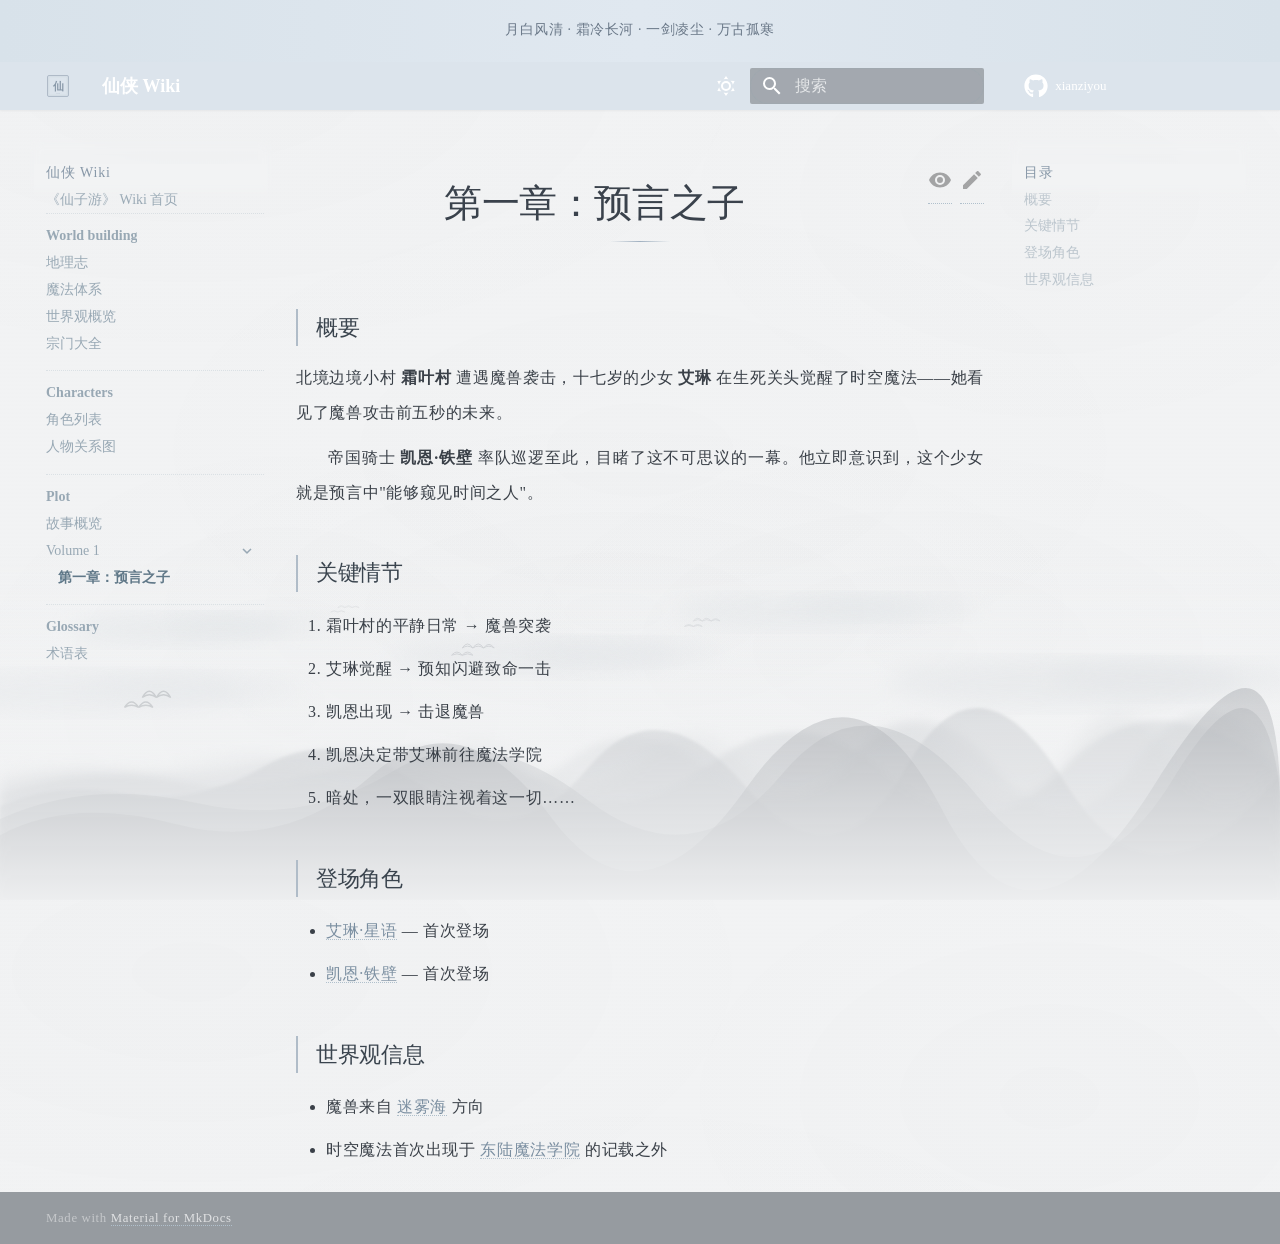
<file: plot/volume-1/chapter-01/index.html>
<!doctype html>
<html lang="zh" class="no-js">
  <head>
    
      <meta charset="utf-8">
      <meta name="viewport" content="width=device-width,initial-scale=1">
      
        <meta name="description" content="仙侠世界观 Wiki 知识库">
      
      
      
        <link rel="canonical" href="https://moyutinghualuo.github.io/xianziyou/plot/volume-1/chapter-01/">
      
      
        <link rel="prev" href="../../overview/">
      
      
        <link rel="next" href="../../../glossary/terms/">
      
      
        
      
      
      <link rel="icon" href="../../../assets/images/favicon.png">
      <meta name="generator" content="mkdocs-1.6.1, mkdocs-material-9.7.6">
    
    
      
        <title>第一章：预言之子 - 仙侠 Wiki</title>
      
    
    
      <link rel="stylesheet" href="../../../assets/stylesheets/main.484c7ddc.min.css">
      
        
        <link rel="stylesheet" href="../../../assets/stylesheets/palette.ab4e12ef.min.css">
      
      


    
    
      
    
    
      
    
    
      <link rel="stylesheet" href="../../../stylesheets/extra.css">
    
    <script>__md_scope=new URL("../../..",location),__md_hash=e=>[...e].reduce(((e,_)=>(e<<5)-e+_.charCodeAt(0)),0),__md_get=(e,_=localStorage,t=__md_scope)=>JSON.parse(_.getItem(t.pathname+"."+e)),__md_set=(e,_,t=localStorage,a=__md_scope)=>{try{t.setItem(a.pathname+"."+e,JSON.stringify(_))}catch(e){}}</script>
    
      

    
    
  </head>
  
  
    
    
      
    
    
    
    
    <body dir="ltr" data-md-color-scheme="default" data-md-color-primary="blue-grey" data-md-color-accent="blue-grey">
  
    
    <input class="md-toggle" data-md-toggle="drawer" type="checkbox" id="__drawer" autocomplete="off">
    <input class="md-toggle" data-md-toggle="search" type="checkbox" id="__search" autocomplete="off">
    <label class="md-overlay" for="__drawer"></label>
    <div data-md-component="skip">
      
        
        <a href="#_1" class="md-skip">
          跳转至
        </a>
      
    </div>
    <div data-md-component="announce">
      
        <aside class="md-banner">
          <div class="md-banner__inner md-grid md-typeset">
            
            
  月白风清 · 霜冷长河 · 一剑凌尘 · 万古孤寒

          </div>
          
        </aside>
      
    </div>
    
    
      

  

<header class="md-header md-header--shadow" data-md-component="header">
  <nav class="md-header__inner md-grid" aria-label="页眉">
    <a href="../../.." title="仙侠 Wiki" class="md-header__button md-logo" aria-label="仙侠 Wiki" data-md-component="logo">
      
  <img src="../../../logo.svg" alt="logo">

    </a>
    <label class="md-header__button md-icon" for="__drawer">
      
      <svg xmlns="http://www.w3.org/2000/svg" viewBox="0 0 24 24"><path d="M3 6h18v2H3zm0 5h18v2H3zm0 5h18v2H3z"/></svg>
    </label>
    <div class="md-header__title" data-md-component="header-title">
      <div class="md-header__ellipsis">
        <div class="md-header__topic">
          <span class="md-ellipsis">
            仙侠 Wiki
          </span>
        </div>
        <div class="md-header__topic" data-md-component="header-topic">
          <span class="md-ellipsis">
            
              第一章：预言之子
            
          </span>
        </div>
      </div>
    </div>
    
      
        <form class="md-header__option" data-md-component="palette">
  
    
    
    
    <input class="md-option" data-md-color-media="(prefers-color-scheme: light)" data-md-color-scheme="default" data-md-color-primary="blue-grey" data-md-color-accent="blue-grey"  aria-label="切换至暗色模式"  type="radio" name="__palette" id="__palette_0">
    
      <label class="md-header__button md-icon" title="切换至暗色模式" for="__palette_1" hidden>
        <svg xmlns="http://www.w3.org/2000/svg" viewBox="0 0 24 24"><path d="M12 7a5 5 0 0 1 5 5 5 5 0 0 1-5 5 5 5 0 0 1-5-5 5 5 0 0 1 5-5m0 2a3 3 0 0 0-3 3 3 3 0 0 0 3 3 3 3 0 0 0 3-3 3 3 0 0 0-3-3m0-7 2.39 3.42C13.65 5.15 12.84 5 12 5s-1.65.15-2.39.42zM3.34 7l4.16-.35A7.2 7.2 0 0 0 5.94 8.5c-.44.74-.69 1.5-.83 2.29zm.02 10 1.76-3.77a7.131 7.131 0 0 0 2.38 4.14zM20.65 7l-1.77 3.79a7.02 7.02 0 0 0-2.38-4.15zm-.01 10-4.14.36c.59-.51 1.12-1.14 1.54-1.86.42-.73.69-1.5.83-2.29zM12 22l-2.41-3.44c.74.27 1.55.44 2.41.44.82 0 1.63-.17 2.37-.44z"/></svg>
      </label>
    
  
    
    
    
    <input class="md-option" data-md-color-media="(prefers-color-scheme: dark)" data-md-color-scheme="slate" data-md-color-primary="blue-grey" data-md-color-accent="blue-grey"  aria-label="切换至亮色模式"  type="radio" name="__palette" id="__palette_1">
    
      <label class="md-header__button md-icon" title="切换至亮色模式" for="__palette_0" hidden>
        <svg xmlns="http://www.w3.org/2000/svg" viewBox="0 0 24 24"><path d="m17.75 4.09-2.53 1.94.91 3.06-2.63-1.81-2.63 1.81.91-3.06-2.53-1.94L12.44 4l1.06-3 1.06 3zm3.5 6.91-1.64 1.25.59 1.98-1.7-1.17-1.7 1.17.59-1.98L15.75 11l2.06-.05L18.5 9l.69 1.95zm-2.28 4.95c.83-.08 1.72 1.1 1.19 1.85-.32.45-.66.87-1.08 1.27C15.17 23 8.84 23 4.94 19.07c-3.91-3.9-3.91-10.24 0-14.14.4-.4.82-.76 1.27-1.08.75-.53 1.93.36 1.85 1.19-.27 2.86.69 5.83 2.89 8.02a9.96 9.96 0 0 0 8.02 2.89m-1.64 2.02a12.08 12.08 0 0 1-7.8-3.47c-2.17-2.19-3.33-5-3.49-7.82-2.81 3.14-2.7 7.96.31 10.98 3.02 3.01 7.84 3.12 10.98.31"/></svg>
      </label>
    
  
</form>
      
    
    
      <script>var palette=__md_get("__palette");if(palette&&palette.color){if("(prefers-color-scheme)"===palette.color.media){var media=matchMedia("(prefers-color-scheme: light)"),input=document.querySelector(media.matches?"[data-md-color-media='(prefers-color-scheme: light)']":"[data-md-color-media='(prefers-color-scheme: dark)']");palette.color.media=input.getAttribute("data-md-color-media"),palette.color.scheme=input.getAttribute("data-md-color-scheme"),palette.color.primary=input.getAttribute("data-md-color-primary"),palette.color.accent=input.getAttribute("data-md-color-accent")}for(var[key,value]of Object.entries(palette.color))document.body.setAttribute("data-md-color-"+key,value)}</script>
    
    
    
      
      
        <label class="md-header__button md-icon" for="__search">
          
          <svg xmlns="http://www.w3.org/2000/svg" viewBox="0 0 24 24"><path d="M9.5 3A6.5 6.5 0 0 1 16 9.5c0 1.61-.59 3.09-1.56 4.23l.27.27h.79l5 5-1.5 1.5-5-5v-.79l-.27-.27A6.52 6.52 0 0 1 9.5 16 6.5 6.5 0 0 1 3 9.5 6.5 6.5 0 0 1 9.5 3m0 2C7 5 5 7 5 9.5S7 14 9.5 14 14 12 14 9.5 12 5 9.5 5"/></svg>
        </label>
        <div class="md-search" data-md-component="search" role="dialog">
  <label class="md-search__overlay" for="__search"></label>
  <div class="md-search__inner" role="search">
    <form class="md-search__form" name="search">
      <input type="text" class="md-search__input" name="query" aria-label="搜索" placeholder="搜索" autocapitalize="off" autocorrect="off" autocomplete="off" spellcheck="false" data-md-component="search-query" required>
      <label class="md-search__icon md-icon" for="__search">
        
        <svg xmlns="http://www.w3.org/2000/svg" viewBox="0 0 24 24"><path d="M9.5 3A6.5 6.5 0 0 1 16 9.5c0 1.61-.59 3.09-1.56 4.23l.27.27h.79l5 5-1.5 1.5-5-5v-.79l-.27-.27A6.52 6.52 0 0 1 9.5 16 6.5 6.5 0 0 1 3 9.5 6.5 6.5 0 0 1 9.5 3m0 2C7 5 5 7 5 9.5S7 14 9.5 14 14 12 14 9.5 12 5 9.5 5"/></svg>
        
        <svg xmlns="http://www.w3.org/2000/svg" viewBox="0 0 24 24"><path d="M20 11v2H8l5.5 5.5-1.42 1.42L4.16 12l7.92-7.92L13.5 5.5 8 11z"/></svg>
      </label>
      <nav class="md-search__options" aria-label="查找">
        
          <a href="javascript:void(0)" class="md-search__icon md-icon" title="分享" aria-label="分享" data-clipboard data-clipboard-text="" data-md-component="search-share" tabindex="-1">
            
            <svg xmlns="http://www.w3.org/2000/svg" viewBox="0 0 24 24"><path d="M18 16.08c-.76 0-1.44.3-1.96.77L8.91 12.7c.05-.23.09-.46.09-.7s-.04-.47-.09-.7l7.05-4.11c.54.5 1.25.81 2.04.81a3 3 0 0 0 3-3 3 3 0 0 0-3-3 3 3 0 0 0-3 3c0 .24.04.47.09.7L8.04 9.81C7.5 9.31 6.79 9 6 9a3 3 0 0 0-3 3 3 3 0 0 0 3 3c.79 0 1.5-.31 2.04-.81l7.12 4.15c-.05.21-.08.43-.08.66 0 1.61 1.31 2.91 2.92 2.91s2.92-1.3 2.92-2.91A2.92 2.92 0 0 0 18 16.08"/></svg>
          </a>
        
        <button type="reset" class="md-search__icon md-icon" title="清空当前内容" aria-label="清空当前内容" tabindex="-1">
          
          <svg xmlns="http://www.w3.org/2000/svg" viewBox="0 0 24 24"><path d="M19 6.41 17.59 5 12 10.59 6.41 5 5 6.41 10.59 12 5 17.59 6.41 19 12 13.41 17.59 19 19 17.59 13.41 12z"/></svg>
        </button>
      </nav>
      
        <div class="md-search__suggest" data-md-component="search-suggest"></div>
      
    </form>
    <div class="md-search__output">
      <div class="md-search__scrollwrap" tabindex="0" data-md-scrollfix>
        <div class="md-search-result" data-md-component="search-result">
          <div class="md-search-result__meta">
            正在初始化搜索引擎
          </div>
          <ol class="md-search-result__list" role="presentation"></ol>
        </div>
      </div>
    </div>
  </div>
</div>
      
    
    
      <div class="md-header__source">
        <a href="https://github.com/moyutinghualuo/xianziyou" title="前往仓库" class="md-source" data-md-component="source">
  <div class="md-source__icon md-icon">
    
    <svg xmlns="http://www.w3.org/2000/svg" viewBox="0 0 512 512"><!--! Font Awesome Free 7.1.0 by @fontawesome - https://fontawesome.com License - https://fontawesome.com/license/free (Icons: CC BY 4.0, Fonts: SIL OFL 1.1, Code: MIT License) Copyright 2025 Fonticons, Inc.--><path d="M173.9 397.4c0 2-2.3 3.6-5.2 3.6-3.3.3-5.6-1.3-5.6-3.6 0-2 2.3-3.6 5.2-3.6 3-.3 5.6 1.3 5.6 3.6m-31.1-4.5c-.7 2 1.3 4.3 4.3 4.9 2.6 1 5.6 0 6.2-2s-1.3-4.3-4.3-5.2c-2.6-.7-5.5.3-6.2 2.3m44.2-1.7c-2.9.7-4.9 2.6-4.6 4.9.3 2 2.9 3.3 5.9 2.6 2.9-.7 4.9-2.6 4.6-4.6-.3-1.9-3-3.2-5.9-2.9M252.8 8C114.1 8 8 113.3 8 252c0 110.9 69.8 205.8 169.5 239.2 12.8 2.3 17.3-5.6 17.3-12.1 0-6.2-.3-40.4-.3-61.4 0 0-70 15-84.7-29.8 0 0-11.4-29.1-27.8-36.6 0 0-22.9-15.7 1.6-15.4 0 0 24.9 2 38.6 25.8 21.9 38.6 58.6 27.5 72.9 20.9 2.3-16 8.8-27.1 16-33.7-55.9-6.2-112.3-14.3-112.3-110.5 0-27.5 7.6-41.3 23.6-58.9-2.6-6.5-11.1-33.3 2.6-67.9 20.9-6.5 69 27 69 27 20-5.6 41.5-8.5 62.8-8.5s42.8 2.9 62.8 8.5c0 0 48.1-33.6 69-27 13.7 34.7 5.2 61.4 2.6 67.9 16 17.7 25.8 31.5 25.8 58.9 0 96.5-58.9 104.2-114.8 110.5 9.2 7.9 17 22.9 17 46.4 0 33.7-.3 75.4-.3 83.6 0 6.5 4.6 14.4 17.3 12.1C436.2 457.8 504 362.9 504 252 504 113.3 391.5 8 252.8 8M105.2 352.9c-1.3 1-1 3.3.7 5.2 1.6 1.6 3.9 2.3 5.2 1 1.3-1 1-3.3-.7-5.2-1.6-1.6-3.9-2.3-5.2-1m-10.8-8.1c-.7 1.3.3 2.9 2.3 3.9 1.6 1 3.6.7 4.3-.7.7-1.3-.3-2.9-2.3-3.9-2-.6-3.6-.3-4.3.7m32.4 35.6c-1.6 1.3-1 4.3 1.3 6.2 2.3 2.3 5.2 2.6 6.5 1 1.3-1.3.7-4.3-1.3-6.2-2.2-2.3-5.2-2.6-6.5-1m-11.4-14.7c-1.6 1-1.6 3.6 0 5.9s4.3 3.3 5.6 2.3c1.6-1.3 1.6-3.9 0-6.2-1.4-2.3-4-3.3-5.6-2"/></svg>
  </div>
  <div class="md-source__repository">
    xianziyou
  </div>
</a>
      </div>
    
  </nav>
  
</header>
    
    <div class="md-container" data-md-component="container">
      
      
        
          
        
      
      <main class="md-main" data-md-component="main">
        <div class="md-main__inner md-grid">
          
            
              
              <div class="md-sidebar md-sidebar--primary" data-md-component="sidebar" data-md-type="navigation" >
                <div class="md-sidebar__scrollwrap">
                  <div class="md-sidebar__inner">
                    



<nav class="md-nav md-nav--primary" aria-label="导航栏" data-md-level="0">
  <label class="md-nav__title" for="__drawer">
    <a href="../../.." title="仙侠 Wiki" class="md-nav__button md-logo" aria-label="仙侠 Wiki" data-md-component="logo">
      
  <img src="../../../logo.svg" alt="logo">

    </a>
    仙侠 Wiki
  </label>
  
    <div class="md-nav__source">
      <a href="https://github.com/moyutinghualuo/xianziyou" title="前往仓库" class="md-source" data-md-component="source">
  <div class="md-source__icon md-icon">
    
    <svg xmlns="http://www.w3.org/2000/svg" viewBox="0 0 512 512"><!--! Font Awesome Free 7.1.0 by @fontawesome - https://fontawesome.com License - https://fontawesome.com/license/free (Icons: CC BY 4.0, Fonts: SIL OFL 1.1, Code: MIT License) Copyright 2025 Fonticons, Inc.--><path d="M173.9 397.4c0 2-2.3 3.6-5.2 3.6-3.3.3-5.6-1.3-5.6-3.6 0-2 2.3-3.6 5.2-3.6 3-.3 5.6 1.3 5.6 3.6m-31.1-4.5c-.7 2 1.3 4.3 4.3 4.9 2.6 1 5.6 0 6.2-2s-1.3-4.3-4.3-5.2c-2.6-.7-5.5.3-6.2 2.3m44.2-1.7c-2.9.7-4.9 2.6-4.6 4.9.3 2 2.9 3.3 5.9 2.6 2.9-.7 4.9-2.6 4.6-4.6-.3-1.9-3-3.2-5.9-2.9M252.8 8C114.1 8 8 113.3 8 252c0 110.9 69.8 205.8 169.5 239.2 12.8 2.3 17.3-5.6 17.3-12.1 0-6.2-.3-40.4-.3-61.4 0 0-70 15-84.7-29.8 0 0-11.4-29.1-27.8-36.6 0 0-22.9-15.7 1.6-15.4 0 0 24.9 2 38.6 25.8 21.9 38.6 58.6 27.5 72.9 20.9 2.3-16 8.8-27.1 16-33.7-55.9-6.2-112.3-14.3-112.3-110.5 0-27.5 7.6-41.3 23.6-58.9-2.6-6.5-11.1-33.3 2.6-67.9 20.9-6.5 69 27 69 27 20-5.6 41.5-8.5 62.8-8.5s42.8 2.9 62.8 8.5c0 0 48.1-33.6 69-27 13.7 34.7 5.2 61.4 2.6 67.9 16 17.7 25.8 31.5 25.8 58.9 0 96.5-58.9 104.2-114.8 110.5 9.2 7.9 17 22.9 17 46.4 0 33.7-.3 75.4-.3 83.6 0 6.5 4.6 14.4 17.3 12.1C436.2 457.8 504 362.9 504 252 504 113.3 391.5 8 252.8 8M105.2 352.9c-1.3 1-1 3.3.7 5.2 1.6 1.6 3.9 2.3 5.2 1 1.3-1 1-3.3-.7-5.2-1.6-1.6-3.9-2.3-5.2-1m-10.8-8.1c-.7 1.3.3 2.9 2.3 3.9 1.6 1 3.6.7 4.3-.7.7-1.3-.3-2.9-2.3-3.9-2-.6-3.6-.3-4.3.7m32.4 35.6c-1.6 1.3-1 4.3 1.3 6.2 2.3 2.3 5.2 2.6 6.5 1 1.3-1.3.7-4.3-1.3-6.2-2.2-2.3-5.2-2.6-6.5-1m-11.4-14.7c-1.6 1-1.6 3.6 0 5.9s4.3 3.3 5.6 2.3c1.6-1.3 1.6-3.9 0-6.2-1.4-2.3-4-3.3-5.6-2"/></svg>
  </div>
  <div class="md-source__repository">
    xianziyou
  </div>
</a>
    </div>
  
  <ul class="md-nav__list" data-md-scrollfix>
    
      
      
  
  
  
  
    <li class="md-nav__item">
      <a href="../../.." class="md-nav__link">
        
  
  
  <span class="md-ellipsis">
    
  
    《仙子游》 Wiki 首页
  

    
  </span>
  
  

      </a>
    </li>
  

    
      
      
  
  
  
  
    
    
      
        
      
        
      
        
      
        
      
    
    
    
      
        
        
      
    
    
    <li class="md-nav__item md-nav__item--section md-nav__item--nested">
      
        
        
          
        
        <input class="md-nav__toggle md-toggle md-toggle--indeterminate" type="checkbox" id="__nav_2" >
        
          
          <label class="md-nav__link" for="__nav_2" id="__nav_2_label" tabindex="">
            
  
  
  <span class="md-ellipsis">
    
  
    World building
  

    
  </span>
  
  

            <span class="md-nav__icon md-icon"></span>
          </label>
        
        <nav class="md-nav" data-md-level="1" aria-labelledby="__nav_2_label" aria-expanded="false">
          <label class="md-nav__title" for="__nav_2">
            <span class="md-nav__icon md-icon"></span>
            
  
    World building
  

          </label>
          <ul class="md-nav__list" data-md-scrollfix>
            
              
                
  
  
  
  
    <li class="md-nav__item">
      <a href="../../../world-building/geography/" class="md-nav__link">
        
  
  
  <span class="md-ellipsis">
    
  
    地理志
  

    
  </span>
  
  

      </a>
    </li>
  

              
            
              
                
  
  
  
  
    <li class="md-nav__item">
      <a href="../../../world-building/magic-system/" class="md-nav__link">
        
  
  
  <span class="md-ellipsis">
    
  
    魔法体系
  

    
  </span>
  
  

      </a>
    </li>
  

              
            
              
                
  
  
  
  
    <li class="md-nav__item">
      <a href="../../../world-building/overview/" class="md-nav__link">
        
  
  
  <span class="md-ellipsis">
    
  
    世界观概览
  

    
  </span>
  
  

      </a>
    </li>
  

              
            
              
                
  
  
  
  
    <li class="md-nav__item">
      <a href="../../../world-building/sects/" class="md-nav__link">
        
  
  
  <span class="md-ellipsis">
    
  
    宗门大全
  

    
  </span>
  
  

      </a>
    </li>
  

              
            
          </ul>
        </nav>
      
    </li>
  

    
      
      
  
  
  
  
    
    
      
        
      
        
      
    
    
    
      
        
        
      
    
    
    <li class="md-nav__item md-nav__item--section md-nav__item--nested">
      
        
        
          
        
        <input class="md-nav__toggle md-toggle md-toggle--indeterminate" type="checkbox" id="__nav_3" >
        
          
          <label class="md-nav__link" for="__nav_3" id="__nav_3_label" tabindex="">
            
  
  
  <span class="md-ellipsis">
    
  
    Characters
  

    
  </span>
  
  

            <span class="md-nav__icon md-icon"></span>
          </label>
        
        <nav class="md-nav" data-md-level="1" aria-labelledby="__nav_3_label" aria-expanded="false">
          <label class="md-nav__title" for="__nav_3">
            <span class="md-nav__icon md-icon"></span>
            
  
    Characters
  

          </label>
          <ul class="md-nav__list" data-md-scrollfix>
            
              
                
  
  
  
  
    <li class="md-nav__item">
      <a href="../../../characters/characters/" class="md-nav__link">
        
  
  
  <span class="md-ellipsis">
    
  
    角色列表
  

    
  </span>
  
  

      </a>
    </li>
  

              
            
              
                
  
  
  
  
    <li class="md-nav__item">
      <a href="../../../characters/relationships/" class="md-nav__link">
        
  
  
  <span class="md-ellipsis">
    
  
    人物关系图
  

    
  </span>
  
  

      </a>
    </li>
  

              
            
          </ul>
        </nav>
      
    </li>
  

    
      
      
  
  
    
  
  
  
    
    
      
        
      
        
      
    
    
    
      
        
        
      
    
    
    <li class="md-nav__item md-nav__item--active md-nav__item--section md-nav__item--nested">
      
        
        
        <input class="md-nav__toggle md-toggle " type="checkbox" id="__nav_4" checked>
        
          
          <label class="md-nav__link" for="__nav_4" id="__nav_4_label" tabindex="">
            
  
  
  <span class="md-ellipsis">
    
  
    Plot
  

    
  </span>
  
  

            <span class="md-nav__icon md-icon"></span>
          </label>
        
        <nav class="md-nav" data-md-level="1" aria-labelledby="__nav_4_label" aria-expanded="true">
          <label class="md-nav__title" for="__nav_4">
            <span class="md-nav__icon md-icon"></span>
            
  
    Plot
  

          </label>
          <ul class="md-nav__list" data-md-scrollfix>
            
              
                
  
  
  
  
    <li class="md-nav__item">
      <a href="../../overview/" class="md-nav__link">
        
  
  
  <span class="md-ellipsis">
    
  
    故事概览
  

    
  </span>
  
  

      </a>
    </li>
  

              
            
              
                
  
  
    
  
  
  
    
    
      
        
      
    
    
    
      
    
    
    <li class="md-nav__item md-nav__item--active md-nav__item--nested">
      
        
        
        <input class="md-nav__toggle md-toggle " type="checkbox" id="__nav_4_2" checked>
        
          
          <label class="md-nav__link" for="__nav_4_2" id="__nav_4_2_label" tabindex="0">
            
  
  
  <span class="md-ellipsis">
    
  
    Volume 1
  

    
  </span>
  
  

            <span class="md-nav__icon md-icon"></span>
          </label>
        
        <nav class="md-nav" data-md-level="2" aria-labelledby="__nav_4_2_label" aria-expanded="true">
          <label class="md-nav__title" for="__nav_4_2">
            <span class="md-nav__icon md-icon"></span>
            
  
    Volume 1
  

          </label>
          <ul class="md-nav__list" data-md-scrollfix>
            
              
                
  
  
    
  
  
  
    <li class="md-nav__item md-nav__item--active">
      
      <input class="md-nav__toggle md-toggle" type="checkbox" id="__toc">
      
      
        
      
      
        <label class="md-nav__link md-nav__link--active" for="__toc">
          
  
  
  <span class="md-ellipsis">
    
  
    第一章：预言之子
  

    
  </span>
  
  

          <span class="md-nav__icon md-icon"></span>
        </label>
      
      <a href="./" class="md-nav__link md-nav__link--active">
        
  
  
  <span class="md-ellipsis">
    
  
    第一章：预言之子
  

    
  </span>
  
  

      </a>
      
        

<nav class="md-nav md-nav--secondary" aria-label="目录">
  
  
  
    
  
  
    <label class="md-nav__title" for="__toc">
      <span class="md-nav__icon md-icon"></span>
      目录
    </label>
    <ul class="md-nav__list" data-md-component="toc" data-md-scrollfix>
      
        <li class="md-nav__item">
  <a href="#_2" class="md-nav__link">
    <span class="md-ellipsis">
      
        概要
      
    </span>
  </a>
  
</li>
      
        <li class="md-nav__item">
  <a href="#_3" class="md-nav__link">
    <span class="md-ellipsis">
      
        关键情节
      
    </span>
  </a>
  
</li>
      
        <li class="md-nav__item">
  <a href="#_4" class="md-nav__link">
    <span class="md-ellipsis">
      
        登场角色
      
    </span>
  </a>
  
</li>
      
        <li class="md-nav__item">
  <a href="#_5" class="md-nav__link">
    <span class="md-ellipsis">
      
        世界观信息
      
    </span>
  </a>
  
</li>
      
    </ul>
  
</nav>
      
    </li>
  

              
            
          </ul>
        </nav>
      
    </li>
  

              
            
          </ul>
        </nav>
      
    </li>
  

    
      
      
  
  
  
  
    
    
      
        
      
    
    
    
      
        
        
      
    
    
    <li class="md-nav__item md-nav__item--section md-nav__item--nested">
      
        
        
          
        
        <input class="md-nav__toggle md-toggle md-toggle--indeterminate" type="checkbox" id="__nav_5" >
        
          
          <label class="md-nav__link" for="__nav_5" id="__nav_5_label" tabindex="">
            
  
  
  <span class="md-ellipsis">
    
  
    Glossary
  

    
  </span>
  
  

            <span class="md-nav__icon md-icon"></span>
          </label>
        
        <nav class="md-nav" data-md-level="1" aria-labelledby="__nav_5_label" aria-expanded="false">
          <label class="md-nav__title" for="__nav_5">
            <span class="md-nav__icon md-icon"></span>
            
  
    Glossary
  

          </label>
          <ul class="md-nav__list" data-md-scrollfix>
            
              
                
  
  
  
  
    <li class="md-nav__item">
      <a href="../../../glossary/terms/" class="md-nav__link">
        
  
  
  <span class="md-ellipsis">
    
  
    术语表
  

    
  </span>
  
  

      </a>
    </li>
  

              
            
          </ul>
        </nav>
      
    </li>
  

    
  </ul>
</nav>
                  </div>
                </div>
              </div>
            
            
              
              <div class="md-sidebar md-sidebar--secondary" data-md-component="sidebar" data-md-type="toc" >
                <div class="md-sidebar__scrollwrap">
                  <div class="md-sidebar__inner">
                    

<nav class="md-nav md-nav--secondary" aria-label="目录">
  
  
  
    
  
  
    <label class="md-nav__title" for="__toc">
      <span class="md-nav__icon md-icon"></span>
      目录
    </label>
    <ul class="md-nav__list" data-md-component="toc" data-md-scrollfix>
      
        <li class="md-nav__item">
  <a href="#_2" class="md-nav__link">
    <span class="md-ellipsis">
      
        概要
      
    </span>
  </a>
  
</li>
      
        <li class="md-nav__item">
  <a href="#_3" class="md-nav__link">
    <span class="md-ellipsis">
      
        关键情节
      
    </span>
  </a>
  
</li>
      
        <li class="md-nav__item">
  <a href="#_4" class="md-nav__link">
    <span class="md-ellipsis">
      
        登场角色
      
    </span>
  </a>
  
</li>
      
        <li class="md-nav__item">
  <a href="#_5" class="md-nav__link">
    <span class="md-ellipsis">
      
        世界观信息
      
    </span>
  </a>
  
</li>
      
    </ul>
  
</nav>
                  </div>
                </div>
              </div>
            
          
          
            <div class="md-content" data-md-component="content">
              
              <article class="md-content__inner md-typeset">
                
  
                  


  
    <a href="https://github.com/moyutinghualuo/xianziyou/edit/main/docs/plot/volume-1/chapter-01.md" title="编辑此页" class="md-content__button md-icon" rel="edit">
      
      <svg xmlns="http://www.w3.org/2000/svg" viewBox="0 0 24 24"><path d="M20.71 7.04c.39-.39.39-1.04 0-1.41l-2.34-2.34c-.37-.39-1.02-.39-1.41 0l-1.84 1.83 3.75 3.75M3 17.25V21h3.75L17.81 9.93l-3.75-3.75z"/></svg>
    </a>
  
  
    
      
    
    <a href="https://github.com/moyutinghualuo/xianziyou/raw/main/docs/plot/volume-1/chapter-01.md" title="查看本页的源代码" class="md-content__button md-icon">
      
      <svg xmlns="http://www.w3.org/2000/svg" viewBox="0 0 24 24"><path d="M12 9a3 3 0 0 0-3 3 3 3 0 0 0 3 3 3 3 0 0 0 3-3 3 3 0 0 0-3-3m0 8a5 5 0 0 1-5-5 5 5 0 0 1 5-5 5 5 0 0 1 5 5 5 5 0 0 1-5 5m0-12.5C7 4.5 2.73 7.61 1 12c1.73 4.39 6 7.5 11 7.5s9.27-3.11 11-7.5c-1.73-4.39-6-7.5-11-7.5"/></svg>
    </a>
  


<h1 id="_1">第一章：预言之子<a class="headerlink" href="#_1" title="Permanent link">¶</a></h1>
<h2 id="_2">概要<a class="headerlink" href="#_2" title="Permanent link">¶</a></h2>
<p>北境边境小村 <strong>霜叶村</strong> 遭遇魔兽袭击，十七岁的少女 <strong>艾琳</strong> 在生死关头觉醒了时空魔法——她看见了魔兽攻击前五秒的未来。</p>
<p>帝国骑士 <strong>凯恩·铁壁</strong> 率队巡逻至此，目睹了这不可思议的一幕。他立即意识到，这个少女就是预言中"能够窥见时间之人"。</p>
<h2 id="_3">关键情节<a class="headerlink" href="#_3" title="Permanent link">¶</a></h2>
<ol>
<li>霜叶村的平静日常 → 魔兽突袭</li>
<li>艾琳觉醒 → 预知闪避致命一击</li>
<li>凯恩出现 → 击退魔兽</li>
<li>凯恩决定带艾琳前往魔法学院</li>
<li>暗处，一双眼睛注视着这一切……</li>
</ol>
<h2 id="_4">登场角色<a class="headerlink" href="#_4" title="Permanent link">¶</a></h2>
<ul>
<li><a href="../../../characters/characters/">艾琳·星语</a> — 首次登场</li>
<li><a href="../../../characters/characters/">凯恩·铁壁</a> — 首次登场</li>
</ul>
<h2 id="_5">世界观信息<a class="headerlink" href="#_5" title="Permanent link">¶</a></h2>
<ul>
<li>魔兽来自 <a href="../../../world-building/geography/">迷雾海</a> 方向</li>
<li>时空魔法首次出现于 <a href="../../../world-building/magic-system/">东陆魔法学院</a> 的记载之外</li>
</ul>







  
  






                

  <!-- Giscus 评论系统 -->
  
  <script src="https://giscus.app/client.js"
    data-repo="moyutinghualuo/xianziyou"
    data-repo-id="1272264260"
    data-category="Discussions"
    data-category-id="DIC_kwzOEAAVyM4CeYvP"
    data-mapping="pathname"
    data-reactions-enabled="True"
    data-emit-metadata="False"
    data-input-position="top"
    data-theme="auto"
    data-lang="zh-CN"
    crossorigin="anonymous"
    async>
  </script>
  

              </article>
            </div>
          
          
<script>var target=document.getElementById(location.hash.slice(1));target&&target.name&&(target.checked=target.name.startsWith("__tabbed_"))</script>
        </div>
        
          <button type="button" class="md-top md-icon" data-md-component="top" hidden>
  
  <svg xmlns="http://www.w3.org/2000/svg" viewBox="0 0 24 24"><path d="M13 20h-2V8l-5.5 5.5-1.42-1.42L12 4.16l7.92 7.92-1.42 1.42L13 8z"/></svg>
  回到页面顶部
</button>
        
      </main>
      
        <footer class="md-footer">
  
  <div class="md-footer-meta md-typeset">
    <div class="md-footer-meta__inner md-grid">
      <div class="md-copyright">
  
  
    Made with
    <a href="https://squidfunk.github.io/mkdocs-material/" target="_blank" rel="noopener">
      Material for MkDocs
    </a>
  
</div>
      
    </div>
  </div>
</footer>
      
    </div>
    <div class="md-dialog" data-md-component="dialog">
      <div class="md-dialog__inner md-typeset"></div>
    </div>
    
    
    
      
      
      <script id="__config" type="application/json">{"annotate": null, "base": "../../..", "features": ["navigation.sections", "navigation.expand", "navigation.indexes", "navigation.top", "navigation.tracking", "navigation.instant", "navigation.instant.prefetch", "search.suggest", "search.highlight", "search.share", "content.code.copy", "content.code.select", "content.action.edit", "content.action.view"], "search": "../../../assets/javascripts/workers/search.2c215733.min.js", "tags": null, "translations": {"clipboard.copied": "\u5df2\u590d\u5236", "clipboard.copy": "\u590d\u5236", "search.result.more.one": "\u5728\u8be5\u9875\u4e0a\u8fd8\u6709 1 \u4e2a\u7b26\u5408\u6761\u4ef6\u7684\u7ed3\u679c", "search.result.more.other": "\u5728\u8be5\u9875\u4e0a\u8fd8\u6709 # \u4e2a\u7b26\u5408\u6761\u4ef6\u7684\u7ed3\u679c", "search.result.none": "\u6ca1\u6709\u627e\u5230\u7b26\u5408\u6761\u4ef6\u7684\u7ed3\u679c", "search.result.one": "\u627e\u5230 1 \u4e2a\u7b26\u5408\u6761\u4ef6\u7684\u7ed3\u679c", "search.result.other": "# \u4e2a\u7b26\u5408\u6761\u4ef6\u7684\u7ed3\u679c", "search.result.placeholder": "\u952e\u5165\u4ee5\u5f00\u59cb\u641c\u7d22", "search.result.term.missing": "\u7f3a\u5c11", "select.version": "\u9009\u62e9\u5f53\u524d\u7248\u672c"}, "version": null}</script>
    
    
      <script src="../../../assets/javascripts/bundle.79ae519e.min.js"></script>
      
    
  </body>
</html>
</file>
<file: stylesheets/extra.css>
/* ===== 月白冰泠 · 清冷孤高 — 仙侠 Wiki ===== */

@import url('https://fonts.googleapis.com/css2?family=ZCOOL+XiaoWei&family=Ma+Shan+Zheng&display=swap');

:root {
  --md-text-font: "SimSun", "STSong", "NSimSun", "FangSong", "KaiTi", serif;
  --md-code-font: "Consolas", "Courier New", monospace;
}

/* ===== 亮色主题 — 月白冰泠 ===== */
[data-md-color-scheme="default"] {
  --md-default-bg-color: #f2f3f4;
  --md-default-fg-color: #3a4048;
  --md-primary-fg-color: #b8c4d0;
  --md-primary-fg-color--light: #ccd6e0;
  --md-primary-fg-color--dark: #8a98a8;
  --md-accent-fg-color: #8898a8;
  --md-accent-fg-color--transparent: rgba(136, 152, 168, 0.06);
  --md-code-bg-color: #eef2f6;
  --md-code-fg-color: #3a4048;
  --md-sidebar-bg-color: rgba(242, 243, 244, 0.95);
}

/* ===== 暗色主题 — 夜墨山影 ===== */
[data-md-color-scheme="slate"] {
  --md-default-bg-color: #1a1c22;
  /* 正文 — 提高亮度，不用之前太淡的色 */
  --md-default-fg-color: #d0d4d8;
  --md-primary-fg-color: #282c34;
  --md-primary-fg-color--light: #343840;
  --md-primary-fg-color--dark: #14161a;
  --md-accent-fg-color: #98a8b4;
  --md-code-bg-color: #202228;
  --md-code-fg-color: #c0c4c8;
  /* 侧边栏 — 非纯黑，微暖深灰 */
  --md-sidebar-bg-color: rgba(30, 32, 38, 0.95);
}

/* ===== 宣纸纹理 · 薄墨晕染 ===== */
body {
  background-color: var(--md-default-bg-color);
  background-image:
    /* 宣纸纤维 — 极细横纹 */
    repeating-linear-gradient(
      0deg,
      transparent,
      transparent 2px,
      rgba(180, 178, 175, 0.008) 2px,
      rgba(180, 178, 175, 0.008) 4px
    ),
    /* 薄墨晕染斑点 */
    radial-gradient(ellipse 600px 300px at 15% 8%,  rgba(160, 165, 170, 0.02) 0%, transparent 100%),
    radial-gradient(ellipse 400px 250px at 82% 22%, rgba(155, 160, 168, 0.016) 0%, transparent 100%),
    radial-gradient(ellipse 500px 200px at 48% 68%, rgba(158, 163, 170, 0.018) 0%, transparent 100%),
    radial-gradient(ellipse 350px 280px at 22% 78%, rgba(152, 158, 165, 0.014) 0%, transparent 100%),
    radial-gradient(ellipse 450px 220px at 72% 72%, rgba(160, 164, 170, 0.016) 0%, transparent 100%),
    /* 大面积雾霭 */
    radial-gradient(ellipse 800px 400px at 50% 50%, rgba(185, 188, 192, 0.012) 0%, transparent 70%);
}

/* ===== 淡墨山水 — SVG 山峰层叠 ===== */
.md-main {
  position: relative;
}

.md-main::after {
  content: '';
  position: fixed;
  bottom: 0;
  left: 0;
  right: 0;
  height: 360px;
  pointer-events: none;
  z-index: -1;
  background:
    url('mountains.svg') no-repeat center bottom / 100% 100%;
}

[data-md-color-scheme="slate"] .md-main::after {
  background:
    url('mountains-dark.svg') no-repeat center bottom / 100% 100%;
}

/* ===== 排版 ===== */
.md-typeset {
  line-height: 2.2;
  letter-spacing: 0.04em;
  font-weight: 320;
}

.md-typeset p {
  text-indent: 2em;
  margin: 0.6em 0;
  text-align: justify;
}

.md-typeset h1 + p,
.md-typeset h2 + p,
.md-typeset h3 + p,
.md-typeset h4 + p,
.md-typeset blockquote p,
.md-typeset li p,
.md-typeset td p {
  text-indent: 0;
}

/* ===== H1 ===== */
.md-typeset h1 {
  font-family: "Ma Shan Zheng", "ZCOOL XiaoWei", "KaiTi", serif;
  font-size: 2.4em;
  font-weight: 400;
  color: #3a424c;
  text-align: center;
  border: none;
  padding: 0.5em 0 0.5em;
}

.md-typeset h1::after {
  content: '';
  display: block;
  width: 60px;
  height: 1px;
  margin: 0.3em auto 0;
  background: linear-gradient(90deg, transparent, #a0b0c0, transparent);
}

[data-md-color-scheme="slate"] .md-typeset h1 {
  color: #dce0e4;
}

/* ===== H2 ===== */
.md-typeset h2 {
  font-family: "Ma Shan Zheng", "ZCOOL XiaoWei", "KaiTi", serif;
  font-weight: 400;
  font-size: 1.4em;
  color: #3a444e;
  border: none;
  border-left: 2px solid #b0bcc8;
  padding: 0.1em 0 0.1em 0.8em;
  margin: 2em 0 0.6em;
}

[data-md-color-scheme="slate"] .md-typeset h2 {
  color: #d8dce0;
  border-left-color: #788898;
}

/* ===== H3 ===== */
.md-typeset h3 {
  font-family: "Ma Shan Zheng", "ZCOOL XiaoWei", "KaiTi", serif;
  font-weight: 400;
  font-size: 1.12em;
  color: #4a545e;
  margin: 1.5em 0 0.4em;
}

[data-md-color-scheme="slate"] .md-typeset h3 {
  color: #c8ccd0;
}

/* ===== 引用 ===== */
.md-typeset blockquote {
  border: none;
  border-left: 1px solid #bcc6d0;
  background: linear-gradient(135deg, rgba(160, 175, 190, 0.04), transparent 50%);
  padding: 1em 1.4em;
  margin: 1.2em 0;
  border-radius: 0 3px 3px 0;
  font-style: normal;
  color: #4a545e;
}

.md-typeset blockquote::after {
  content: '注';
  position: absolute;
  right: 14px;
  top: 6px;
  font-family: "Ma Shan Zheng", "ZCOOL XiaoWei", "KaiTi", serif;
  font-size: 1.2em;
  color: rgba(160, 175, 190, 0.15);
  pointer-events: none;
}

[data-md-color-scheme="slate"] .md-typeset blockquote {
  color: #bcc0c4;
}

/* ===== 链接 ===== */
.md-typeset a {
  color: #7a8ea0;
  border-bottom: 1px dotted #b0c0cc;
  text-decoration: none;
  transition: 0.15s;
}

.md-typeset a:hover {
  color: #5a7088;
  border-bottom: 1px solid #8898a8;
}

[data-md-color-scheme="slate"] .md-typeset a {
  color: #98a8b4;
}
[data-md-color-scheme="slate"] .md-typeset a:hover {
  color: #b8c8d4;
}

/* ===== 表格 ===== */
.md-typeset table {
  border: 1px solid #d8dfe6;
}

.md-typeset thead th {
  background: linear-gradient(180deg, #eef2f6, #e4eaf0);
  color: #3a444e;
  font-family: "Ma Shan Zheng", "ZCOOL XiaoWei", "KaiTi", serif;
  font-weight: 400;
  border-bottom: 1px solid #b0bcc8;
  padding: 0.6em 1em;
}

[data-md-color-scheme="slate"] .md-typeset thead th {
  background: linear-gradient(180deg, #2a2e34, #24282e);
  color: #d8dce0;
  border-bottom-color: #586878;
}

.md-typeset tbody tr:nth-child(even) {
  background: rgba(160, 175, 190, 0.025);
}

/* ===== 代码 ===== */
.md-typeset code {
  color: #4a545e;
  background: rgba(160, 175, 190, 0.08);
  padding: 0.15em 0.4em;
  border-radius: 3px;
}

[data-md-color-scheme="slate"] .md-typeset code {
  color: #c8ccd0;
  background: rgba(100, 110, 120, 0.12);
}

/* ===== 侧边栏 ===== */
.md-sidebar {
  backdrop-filter: blur(6px);
}

.md-nav__title {
  font-family: "Ma Shan Zheng", "ZCOOL XiaoWei", "KaiTi", serif !important;
  color: #8898a8 !important;
  font-weight: 400;
  letter-spacing: 0.06em;
}

[data-md-color-scheme="slate"] .md-nav__title {
  color: #a0b0bc !important;
}

/* 导航链接 */
.md-nav__link {
  color: #98a8b4 !important;
  transition: color 0.15s;
}

.md-nav__link:hover {
  color: #688090 !important;
}

[data-md-color-scheme="slate"] .md-nav__link {
  color: #a0b0bc !important;
}
[data-md-color-scheme="slate"] .md-nav__link:hover {
  color: #bcc8d4 !important;
}

/* 激活项 */
.md-nav__link--active {
  font-weight: 600;
  color: #607888 !important;
  position: relative;
}

[data-md-color-scheme="slate"] .md-nav__link--active {
  color: #b0c0cc !important;
}

.md-nav__link--active::before {
  content: '';
  position: absolute;
  left: 2px;
  top: 50%;
  transform: translateY(-50%);
  width: 2px;
  height: 55%;
  background: #98b0c0;
  border-radius: 1px;
}

/* 分组分隔 */
.md-nav--primary .md-nav__item--section {
  border-top: 1px dotted rgba(150, 170, 185, 0.25);
  margin-top: 0.3em;
  padding-top: 0.3em;
}

/* ===== 搜索 ===== */
.md-search__input {
  border-radius: 20px !important;
  background: rgba(140, 160, 175, 0.04) !important;
  border: 1px solid rgba(140, 160, 175, 0.12) !important;
}

.md-search__input:focus {
  border-color: #98b0c0 !important;
}

/* ===== 页眉 ===== */
.md-header {
  background: #dce4ec !important;
  box-shadow: 0 1px 2px rgba(0,0,0,0.05);
}

[data-md-color-scheme="slate"] .md-header {
  background: #2a2e34 !important;
}

/* ===== 页脚 ===== */
.md-footer {
  background: #dce4ec;
  color: #5a626c;
}
[data-md-color-scheme="slate"] .md-footer {
  background: #2a2e34;
  color: #b0b4b8;
}

/* ===== 公告栏 ===== */
.md-banner {
  background: linear-gradient(90deg, #d8e2ea, #e0e8f0, #d8e2ea);
  color: #6a7888;
  text-align: center;
  font-family: "Ma Shan Zheng", "ZCOOL XiaoWei", "KaiTi", serif;
  letter-spacing: 0.14em;
  font-size: 0.85em;
  padding: 0.4em;
}
[data-md-color-scheme="slate"] .md-banner {
  background: linear-gradient(90deg, #2a3038, #323840, #2a3038);
  color: #b0b8c0;
}

/* ===== 滚动条 ===== */
::-webkit-scrollbar { width: 4px; }
::-webkit-scrollbar-track { background: transparent; }
::-webkit-scrollbar-thumb { background: #bcc6d0; border-radius: 2px; }
::-webkit-scrollbar-thumb:hover { background: #98a8b4; }

/* ===== TOC 目录 ===== */
.md-nav--secondary .md-nav__link {
  opacity: 0.6;
  transition: 0.15s;
}

.md-nav--secondary .md-nav__link:hover,
.md-nav--secondary .md-nav__link--active {
  opacity: 1;
  color: #688090 !important;
}

[data-md-color-scheme="slate"] .md-nav--secondary .md-nav__link:hover {
  color: #b0c0cc !important;
}

/* ===== 响应式 ===== */
@media screen and (max-width: 768px) {
  .md-typeset h1 { font-size: 1.6em; }
  .md-typeset p { text-indent: 1.5em; }
}
</file>
<file: assets/stylesheets/main.484c7ddc.min.css>
@charset "UTF-8";html{-webkit-text-size-adjust:none;-moz-text-size-adjust:none;text-size-adjust:none;box-sizing:border-box}*,:after,:before{box-sizing:inherit}@media (prefers-reduced-motion){*,:after,:before{transition:none!important}}body{margin:0}a,button,input,label{-webkit-tap-highlight-color:transparent}a{color:inherit;text-decoration:none}hr{border:0;box-sizing:initial;display:block;height:.05rem;overflow:visible;padding:0}small{font-size:80%}sub,sup{line-height:1em}img{border-style:none}table{border-collapse:initial;border-spacing:0}td,th{font-weight:400;vertical-align:top}button{background:#0000;border:0;font-family:inherit;font-size:inherit;margin:0;padding:0}input{border:0;outline:none}:root{--md-primary-fg-color:#4051b5;--md-primary-fg-color--light:#5d6cc0;--md-primary-fg-color--dark:#303fa1;--md-primary-bg-color:#fff;--md-primary-bg-color--light:#ffffffb3;--md-accent-fg-color:#526cfe;--md-accent-fg-color--transparent:#526cfe1a;--md-accent-bg-color:#fff;--md-accent-bg-color--light:#ffffffb3}[data-md-color-scheme=default]{color-scheme:light}[data-md-color-scheme=default] img[src$="#gh-dark-mode-only"],[data-md-color-scheme=default] img[src$="#only-dark"]{display:none}:root,[data-md-color-scheme=default]{--md-hue:225deg;--md-default-fg-color:#000000de;--md-default-fg-color--light:#0000008a;--md-default-fg-color--lighter:#00000052;--md-default-fg-color--lightest:#00000012;--md-default-bg-color:#fff;--md-default-bg-color--light:#ffffffb3;--md-default-bg-color--lighter:#ffffff4d;--md-default-bg-color--lightest:#ffffff1f;--md-code-fg-color:#36464e;--md-code-bg-color:#f5f5f5;--md-code-bg-color--light:#f5f5f5b3;--md-code-bg-color--lighter:#f5f5f54d;--md-code-hl-color:#4287ff;--md-code-hl-color--light:#4287ff1a;--md-code-hl-number-color:#d52a2a;--md-code-hl-special-color:#db1457;--md-code-hl-function-color:#a846b9;--md-code-hl-constant-color:#6e59d9;--md-code-hl-keyword-color:#3f6ec6;--md-code-hl-string-color:#1c7d4d;--md-code-hl-name-color:var(--md-code-fg-color);--md-code-hl-operator-color:var(--md-default-fg-color--light);--md-code-hl-punctuation-color:var(--md-default-fg-color--light);--md-code-hl-comment-color:var(--md-default-fg-color--light);--md-code-hl-generic-color:var(--md-default-fg-color--light);--md-code-hl-variable-color:var(--md-default-fg-color--light);--md-typeset-color:var(--md-default-fg-color);--md-typeset-a-color:var(--md-primary-fg-color);--md-typeset-del-color:#f5503d26;--md-typeset-ins-color:#0bd57026;--md-typeset-kbd-color:#fafafa;--md-typeset-kbd-accent-color:#fff;--md-typeset-kbd-border-color:#b8b8b8;--md-typeset-mark-color:#ffff0080;--md-typeset-table-color:#0000001f;--md-typeset-table-color--light:rgba(0,0,0,.035);--md-admonition-fg-color:var(--md-default-fg-color);--md-admonition-bg-color:var(--md-default-bg-color);--md-warning-fg-color:#000000de;--md-warning-bg-color:#ff9;--md-footer-fg-color:#fff;--md-footer-fg-color--light:#ffffffb3;--md-footer-fg-color--lighter:#ffffff73;--md-footer-bg-color:#000000de;--md-footer-bg-color--dark:#00000052;--md-shadow-z1:0 0.2rem 0.5rem #0000000d,0 0 0.05rem #0000001a;--md-shadow-z2:0 0.2rem 0.5rem #0000001a,0 0 0.05rem #00000040;--md-shadow-z3:0 0.2rem 0.5rem #0003,0 0 0.05rem #00000059}.md-icon svg{fill:currentcolor;display:block;height:1.2rem;width:1.2rem}body{-webkit-font-smoothing:antialiased;-moz-osx-font-smoothing:grayscale;--md-text-font-family:var(--md-text-font,_),-apple-system,BlinkMacSystemFont,Helvetica,Arial,sans-serif;--md-code-font-family:var(--md-code-font,_),SFMono-Regular,Consolas,Menlo,monospace}aside,body,input{font-feature-settings:"kern","liga";color:var(--md-typeset-color);font-family:var(--md-text-font-family)}code,kbd,pre{font-feature-settings:"kern";font-family:var(--md-code-font-family)}:root{--md-typeset-table-sort-icon:url('data:image/svg+xml;charset=utf-8,<svg xmlns="http://www.w3.org/2000/svg" viewBox="0 0 24 24"><path d="m18 21-4-4h3V7h-3l4-4 4 4h-3v10h3M2 19v-2h10v2M2 13v-2h7v2M2 7V5h4v2z"/></svg>');--md-typeset-table-sort-icon--asc:url('data:image/svg+xml;charset=utf-8,<svg xmlns="http://www.w3.org/2000/svg" viewBox="0 0 24 24"><path d="M19 17h3l-4 4-4-4h3V3h2M2 17h10v2H2M6 5v2H2V5m0 6h7v2H2z"/></svg>');--md-typeset-table-sort-icon--desc:url('data:image/svg+xml;charset=utf-8,<svg xmlns="http://www.w3.org/2000/svg" viewBox="0 0 24 24"><path d="M19 7h3l-4-4-4 4h3v14h2M2 17h10v2H2M6 5v2H2V5m0 6h7v2H2z"/></svg>')}.md-typeset{-webkit-print-color-adjust:exact;color-adjust:exact;font-size:.8rem;line-height:1.6;overflow-wrap:break-word}@media print{.md-typeset{font-size:.68rem}}.md-typeset blockquote,.md-typeset dl,.md-typeset figure,.md-typeset ol,.md-typeset pre,.md-typeset ul{margin-bottom:1em;margin-top:1em}.md-typeset h1{color:var(--md-default-fg-color--light);font-size:2em;line-height:1.3;margin:0 0 1.25em}.md-typeset h1,.md-typeset h2{font-weight:300;letter-spacing:-.01em}.md-typeset h2{font-size:1.5625em;line-height:1.4;margin:1.6em 0 .64em}.md-typeset h3{font-size:1.25em;font-weight:400;letter-spacing:-.01em;line-height:1.5;margin:1.6em 0 .8em}.md-typeset h2+h3{margin-top:.8em}.md-typeset h4{font-weight:700;letter-spacing:-.01em;margin:1em 0}.md-typeset h5,.md-typeset h6{color:var(--md-default-fg-color--light);font-size:.8em;font-weight:700;letter-spacing:-.01em;margin:1.25em 0}.md-typeset h5{text-transform:uppercase}.md-typeset h5 code{text-transform:none}.md-typeset hr{border-bottom:.05rem solid var(--md-default-fg-color--lightest);display:flow-root;margin:1.5em 0}.md-typeset a{color:var(--md-typeset-a-color);word-break:break-word}.md-typeset a,.md-typeset a:before{transition:color 125ms}.md-typeset a:focus,.md-typeset a:hover{color:var(--md-accent-fg-color)}.md-typeset a:focus code,.md-typeset a:hover code{background-color:var(--md-accent-fg-color--transparent);color:var(--md-accent-fg-color)}.md-typeset a code{color:var(--md-typeset-a-color)}.md-typeset a.focus-visible{outline-color:var(--md-accent-fg-color);outline-offset:.2rem}.md-typeset code,.md-typeset kbd,.md-typeset pre{color:var(--md-code-fg-color);direction:ltr;font-variant-ligatures:none;transition:background-color 125ms}@media print{.md-typeset code,.md-typeset kbd,.md-typeset pre{white-space:pre-wrap}}.md-typeset code{background-color:var(--md-code-bg-color);border-radius:.1rem;-webkit-box-decoration-break:clone;box-decoration-break:clone;font-size:.85em;padding:0 .2941176471em;transition:color 125ms,background-color 125ms;word-break:break-word}.md-typeset code:not(.focus-visible){-webkit-tap-highlight-color:transparent;outline:none}.md-typeset pre{display:flow-root;line-height:1.4;position:relative}.md-typeset pre>code{-webkit-box-decoration-break:slice;box-decoration-break:slice;box-shadow:none;display:block;margin:0;outline-color:var(--md-accent-fg-color);overflow:auto;padding:.7720588235em 1.1764705882em;scrollbar-color:var(--md-default-fg-color--lighter) #0000;scrollbar-width:thin;touch-action:auto;word-break:normal}.md-typeset pre>code:hover{scrollbar-color:var(--md-accent-fg-color) #0000}.md-typeset pre>code::-webkit-scrollbar{height:.2rem;width:.2rem}.md-typeset pre>code::-webkit-scrollbar-thumb{background-color:var(--md-default-fg-color--lighter)}.md-typeset pre>code::-webkit-scrollbar-thumb:hover{background-color:var(--md-accent-fg-color)}.md-typeset kbd{background-color:var(--md-typeset-kbd-color);border-radius:.1rem;box-shadow:0 .1rem 0 .05rem var(--md-typeset-kbd-border-color),0 .1rem 0 var(--md-typeset-kbd-border-color),0 -.1rem .2rem var(--md-typeset-kbd-accent-color) inset;color:var(--md-default-fg-color);display:inline-block;font-size:.75em;padding:0 .6666666667em;vertical-align:text-top;word-break:break-word}.md-typeset mark{background-color:var(--md-typeset-mark-color);-webkit-box-decoration-break:clone;box-decoration-break:clone;color:inherit;word-break:break-word}.md-typeset abbr{cursor:help;text-decoration:none}.md-typeset [data-preview],.md-typeset abbr{border-bottom:.05rem dotted var(--md-default-fg-color--light)}.md-typeset small{opacity:.75}[dir=ltr] .md-typeset sub,[dir=ltr] .md-typeset sup{margin-left:.078125em}[dir=rtl] .md-typeset sub,[dir=rtl] .md-typeset sup{margin-right:.078125em}[dir=ltr] .md-typeset blockquote{padding-left:.6rem}[dir=rtl] .md-typeset blockquote{padding-right:.6rem}[dir=ltr] .md-typeset blockquote{border-left:.2rem solid var(--md-default-fg-color--lighter)}[dir=rtl] .md-typeset blockquote{border-right:.2rem solid var(--md-default-fg-color--lighter)}.md-typeset blockquote{color:var(--md-default-fg-color--light);margin-left:0;margin-right:0}.md-typeset ul{list-style-type:disc}.md-typeset ul[type]{list-style-type:revert-layer}[dir=ltr] .md-typeset ol,[dir=ltr] .md-typeset ul{margin-left:.625em}[dir=rtl] .md-typeset ol,[dir=rtl] .md-typeset ul{margin-right:.625em}.md-typeset ol,.md-typeset ul{padding:0}.md-typeset ol:not([hidden]),.md-typeset ul:not([hidden]){display:flow-root}.md-typeset ol ol,.md-typeset ul ol{list-style-type:lower-alpha}.md-typeset ol ol ol,.md-typeset ul ol ol{list-style-type:lower-roman}.md-typeset ol ol ol ol,.md-typeset ul ol ol ol{list-style-type:upper-alpha}.md-typeset ol ol ol ol ol,.md-typeset ul ol ol ol ol{list-style-type:upper-roman}.md-typeset ol[type],.md-typeset ul[type]{list-style-type:revert-layer}[dir=ltr] .md-typeset ol li,[dir=ltr] .md-typeset ul li{margin-left:1.25em}[dir=rtl] .md-typeset ol li,[dir=rtl] .md-typeset ul li{margin-right:1.25em}.md-typeset ol li,.md-typeset ul li{margin-bottom:.5em}.md-typeset ol li blockquote,.md-typeset ol li p,.md-typeset ul li blockquote,.md-typeset ul li p{margin:.5em 0}.md-typeset ol li:last-child,.md-typeset ul li:last-child{margin-bottom:0}[dir=ltr] .md-typeset ol li ol,[dir=ltr] .md-typeset ol li ul,[dir=ltr] .md-typeset ul li ol,[dir=ltr] .md-typeset ul li ul{margin-left:.625em}[dir=rtl] .md-typeset ol li ol,[dir=rtl] .md-typeset ol li ul,[dir=rtl] .md-typeset ul li ol,[dir=rtl] .md-typeset ul li ul{margin-right:.625em}.md-typeset ol li ol,.md-typeset ol li ul,.md-typeset ul li ol,.md-typeset ul li ul{margin-bottom:.5em;margin-top:.5em}[dir=ltr] .md-typeset dd{margin-left:1.875em}[dir=rtl] .md-typeset dd{margin-right:1.875em}.md-typeset dd{margin-bottom:1.5em;margin-top:1em}.md-typeset img,.md-typeset svg,.md-typeset video{height:auto;max-width:100%}.md-typeset img[align=left]{margin:1em 1em 1em 0}.md-typeset img[align=right]{margin:1em 0 1em 1em}.md-typeset img[align]:only-child{margin-top:0}.md-typeset figure{display:flow-root;margin:1em auto;max-width:100%;text-align:center;width:fit-content}.md-typeset figure img{display:block;margin:0 auto}.md-typeset figcaption{font-style:italic;margin:1em auto;max-width:24rem}.md-typeset iframe{max-width:100%}.md-typeset table:not([class]){background-color:var(--md-default-bg-color);border:.05rem solid var(--md-typeset-table-color);border-radius:.1rem;display:inline-block;font-size:.64rem;max-width:100%;overflow:auto;touch-action:auto}@media print{.md-typeset table:not([class]){display:table}}.md-typeset table:not([class])+*{margin-top:1.5em}.md-typeset table:not([class]) td>:first-child,.md-typeset table:not([class]) th>:first-child{margin-top:0}.md-typeset table:not([class]) td>:last-child,.md-typeset table:not([class]) th>:last-child{margin-bottom:0}.md-typeset table:not([class]) td:not([align]),.md-typeset table:not([class]) th:not([align]){text-align:left}[dir=rtl] .md-typeset table:not([class]) td:not([align]),[dir=rtl] .md-typeset table:not([class]) th:not([align]){text-align:right}.md-typeset table:not([class]) th{font-weight:700;min-width:5rem;padding:.9375em 1.25em;vertical-align:top}.md-typeset table:not([class]) td{border-top:.05rem solid var(--md-typeset-table-color);padding:.9375em 1.25em;vertical-align:top}.md-typeset table:not([class]) tbody tr{transition:background-color 125ms}.md-typeset table:not([class]) tbody tr:hover{background-color:var(--md-typeset-table-color--light);box-shadow:0 .05rem 0 var(--md-default-bg-color) inset}.md-typeset table:not([class]) a{word-break:normal}.md-typeset table th[role=columnheader]{cursor:pointer}[dir=ltr] .md-typeset table th[role=columnheader]:after{margin-left:.5em}[dir=rtl] .md-typeset table th[role=columnheader]:after{margin-right:.5em}.md-typeset table th[role=columnheader]:after{content:"";display:inline-block;height:1.2em;-webkit-mask-image:var(--md-typeset-table-sort-icon);mask-image:var(--md-typeset-table-sort-icon);-webkit-mask-repeat:no-repeat;mask-repeat:no-repeat;-webkit-mask-size:contain;mask-size:contain;transition:background-color 125ms;vertical-align:text-bottom;width:1.2em}.md-typeset table th[role=columnheader]:hover:after{background-color:var(--md-default-fg-color--lighter)}.md-typeset table th[role=columnheader][aria-sort=ascending]:after{background-color:var(--md-default-fg-color--light);-webkit-mask-image:var(--md-typeset-table-sort-icon--asc);mask-image:var(--md-typeset-table-sort-icon--asc)}.md-typeset table th[role=columnheader][aria-sort=descending]:after{background-color:var(--md-default-fg-color--light);-webkit-mask-image:var(--md-typeset-table-sort-icon--desc);mask-image:var(--md-typeset-table-sort-icon--desc)}.md-typeset__scrollwrap{margin:1em -.8rem;overflow-x:auto;touch-action:auto}.md-typeset__table{display:inline-block;margin-bottom:.5em;padding:0 .8rem}@media print{.md-typeset__table{display:block}}html .md-typeset__table table{display:table;margin:0;overflow:hidden;width:100%}@media screen and (max-width:44.984375em){.md-content__inner>pre{margin:1em -.8rem}.md-content__inner>pre code{border-radius:0}}.md-typeset .md-author{border-radius:100%;display:block;flex-shrink:0;height:1.6rem;overflow:hidden;position:relative;transition:color 125ms,transform 125ms;width:1.6rem}.md-typeset .md-author img{display:block}.md-typeset .md-author--more{background:var(--md-default-fg-color--lightest);color:var(--md-default-fg-color--lighter);font-size:.6rem;font-weight:700;line-height:1.6rem;text-align:center}.md-typeset .md-author--long{height:2.4rem;width:2.4rem}.md-typeset a.md-author{transform:scale(1)}.md-typeset a.md-author img{border-radius:100%;filter:grayscale(100%) opacity(75%);transition:filter 125ms}.md-typeset a.md-author:focus,.md-typeset a.md-author:hover{transform:scale(1.1);z-index:1}.md-typeset a.md-author:focus img,.md-typeset a.md-author:hover img{filter:grayscale(0)}.md-banner{background-color:var(--md-footer-bg-color);color:var(--md-footer-fg-color);overflow:auto}@media print{.md-banner{display:none}}.md-banner--warning{background-color:var(--md-warning-bg-color);color:var(--md-warning-fg-color)}.md-banner__inner{font-size:.7rem;margin:.6rem auto;padding:0 .8rem}[dir=ltr] .md-banner__button{float:right}[dir=rtl] .md-banner__button{float:left}.md-banner__button{color:inherit;cursor:pointer;transition:opacity .25s}.no-js .md-banner__button{display:none}.md-banner__button:hover{opacity:.7}html{font-size:125%;height:100%;overflow-x:hidden}@media screen and (min-width:100em){html{font-size:137.5%}}@media screen and (min-width:125em){html{font-size:150%}}body{background-color:var(--md-default-bg-color);display:flex;flex-direction:column;font-size:.5rem;min-height:100%;position:relative;width:100%}@media print{body{display:block}}@media screen and (max-width:59.984375em){body[data-md-scrolllock]{position:fixed}}.md-grid{margin-left:auto;margin-right:auto;max-width:61rem}.md-container{display:flex;flex-direction:column;flex-grow:1}@media print{.md-container{display:block}}.md-main{flex-grow:1}.md-main__inner{display:flex;height:100%;margin-top:1.5rem}.md-ellipsis{overflow:hidden;text-overflow:ellipsis}.md-toggle{display:none}.md-option{height:0;opacity:0;position:absolute;width:0}.md-option:checked+label:not([hidden]){display:block}.md-option.focus-visible+label{outline-color:var(--md-accent-fg-color);outline-style:auto}.md-skip{background-color:var(--md-default-fg-color);border-radius:.1rem;color:var(--md-default-bg-color);font-size:.64rem;margin:.5rem;opacity:0;outline-color:var(--md-accent-fg-color);padding:.3rem .5rem;position:fixed;transform:translateY(.4rem);z-index:-1}.md-skip:focus{opacity:1;transform:translateY(0);transition:transform .25s cubic-bezier(.4,0,.2,1),opacity 175ms 75ms;z-index:10}@page{margin:25mm}:root{--md-clipboard-icon:url('data:image/svg+xml;charset=utf-8,<svg xmlns="http://www.w3.org/2000/svg" viewBox="0 0 24 24"><path d="M19 21H8V7h11m0-2H8a2 2 0 0 0-2 2v14a2 2 0 0 0 2 2h11a2 2 0 0 0 2-2V7a2 2 0 0 0-2-2m-3-4H4a2 2 0 0 0-2 2v14h2V3h12z"/></svg>')}.md-clipboard{border-radius:.1rem;color:var(--md-default-fg-color--lightest);cursor:pointer;height:1.5em;outline-color:var(--md-accent-fg-color);outline-offset:.1rem;transition:color .25s;width:1.5em;z-index:1}@media print{.md-clipboard{display:none}}.md-clipboard:not(.focus-visible){-webkit-tap-highlight-color:transparent;outline:none}:hover>.md-clipboard{color:var(--md-default-fg-color--light)}.md-clipboard:focus,.md-clipboard:hover{color:var(--md-accent-fg-color)}.md-clipboard:after{background-color:currentcolor;content:"";display:block;height:1.125em;margin:0 auto;-webkit-mask-image:var(--md-clipboard-icon);mask-image:var(--md-clipboard-icon);-webkit-mask-position:center;mask-position:center;-webkit-mask-repeat:no-repeat;mask-repeat:no-repeat;-webkit-mask-size:contain;mask-size:contain;width:1.125em}.md-clipboard--inline{cursor:pointer}.md-clipboard--inline code{transition:color .25s,background-color .25s}.md-clipboard--inline:focus code,.md-clipboard--inline:hover code{background-color:var(--md-accent-fg-color--transparent);color:var(--md-accent-fg-color)}:root{--md-code-select-icon:url('data:image/svg+xml;charset=utf-8,<svg xmlns="http://www.w3.org/2000/svg" viewBox="0 0 24 24"><path d="M19 19h-4v2h4c1.1 0 2-.9 2-2v-4h-2m0-12h-4v2h4v4h2V5c0-1.1-.9-2-2-2M5 5h4V3H5c-1.1 0-2 .9-2 2v4h2m0 6H3v4c0 1.1.9 2 2 2h4v-2H5zm2-4h2v2H7zm4 0h2v2h-2zm4 0h2v2h-2zM7 7h2v2H7zm4 0h2v2h-2zm4 0h2v2h-2zm-8 8h2v2H7zm4 0h2v2h-2zm4 0h2v2h-2z"/></svg>');--md-code-copy-icon:url('data:image/svg+xml;charset=utf-8,<svg xmlns="http://www.w3.org/2000/svg" viewBox="0 0 24 24"><path d="M19 21H8V7h11m0-2H8a2 2 0 0 0-2 2v14a2 2 0 0 0 2 2h11a2 2 0 0 0 2-2V7a2 2 0 0 0-2-2m-3-4H4a2 2 0 0 0-2 2v14h2V3h12z"/></svg>')}.md-typeset .md-code__content{display:grid}.md-code__nav{background-color:var(--md-code-bg-color--lighter);border-radius:.1rem;display:flex;gap:.2rem;padding:.2rem;position:absolute;right:.25em;top:.25em;transition:background-color .25s;z-index:1}:hover>.md-code__nav{background-color:var(--md-code-bg-color--light)}.md-code__button{color:var(--md-default-fg-color--lightest);cursor:pointer;display:block;height:1.5em;outline-color:var(--md-accent-fg-color);outline-offset:.1rem;transition:color .25s;width:1.5em}:hover>*>.md-code__button{color:var(--md-default-fg-color--light)}.md-code__button.focus-visible,.md-code__button:hover{color:var(--md-accent-fg-color)}.md-code__button--active{color:var(--md-default-fg-color)!important}.md-code__button:after{background-color:currentcolor;content:"";display:block;height:1.125em;margin:0 auto;-webkit-mask-position:center;mask-position:center;-webkit-mask-repeat:no-repeat;mask-repeat:no-repeat;-webkit-mask-size:contain;mask-size:contain;width:1.125em}.md-code__button[data-md-type=select]:after{-webkit-mask-image:var(--md-code-select-icon);mask-image:var(--md-code-select-icon)}.md-code__button[data-md-type=copy]:after{-webkit-mask-image:var(--md-code-copy-icon);mask-image:var(--md-code-copy-icon)}@keyframes consent{0%{opacity:0;transform:translateY(100%)}to{opacity:1;transform:translateY(0)}}@keyframes overlay{0%{opacity:0}to{opacity:1}}.md-consent__overlay{animation:overlay .25s both;-webkit-backdrop-filter:blur(.1rem);backdrop-filter:blur(.1rem);background-color:#0000008a;height:100%;opacity:1;position:fixed;top:0;width:100%;z-index:5}.md-consent__inner{animation:consent .5s cubic-bezier(.1,.7,.1,1) both;background-color:var(--md-default-bg-color);border:0;border-radius:.1rem;bottom:0;box-shadow:0 0 .2rem #0000001a,0 .2rem .4rem #0003;max-height:100%;overflow:auto;padding:0;position:fixed;width:100%;z-index:5}.md-consent__form{padding:.8rem}.md-consent__settings{display:none;margin:1em 0}input:checked+.md-consent__settings{display:block}.md-consent__controls{margin-bottom:.8rem}.md-typeset .md-consent__controls .md-button{display:inline}@media screen and (max-width:44.984375em){.md-typeset .md-consent__controls .md-button{display:block;margin-top:.4rem;text-align:center;width:100%}}.md-consent label{cursor:pointer}.md-content{flex-grow:1;min-width:0}.md-content__inner{margin:0 .8rem 1.2rem;padding-top:.6rem}@media screen and (min-width:76.25em){[dir=ltr] .md-sidebar--primary:not([hidden])~.md-content>.md-content__inner{margin-left:1.2rem}[dir=ltr] .md-sidebar--secondary:not([hidden])~.md-content>.md-content__inner,[dir=rtl] .md-sidebar--primary:not([hidden])~.md-content>.md-content__inner{margin-right:1.2rem}[dir=rtl] .md-sidebar--secondary:not([hidden])~.md-content>.md-content__inner{margin-left:1.2rem}}.md-content__inner:before{content:"";display:block;height:.4rem}.md-content__inner>:last-child{margin-bottom:0}[dir=ltr] .md-content__button{float:right}[dir=rtl] .md-content__button{float:left}[dir=ltr] .md-content__button{margin-left:.4rem}[dir=rtl] .md-content__button{margin-right:.4rem}.md-content__button{margin:.4rem 0;padding:0}@media print{.md-content__button{display:none}}.md-typeset .md-content__button{color:var(--md-default-fg-color--lighter)}.md-content__button svg{display:inline;vertical-align:top}[dir=rtl] .md-content__button svg{transform:scaleX(-1)}[dir=ltr] .md-dialog{right:.8rem}[dir=rtl] .md-dialog{left:.8rem}.md-dialog{background-color:var(--md-default-fg-color);border-radius:.1rem;bottom:.8rem;box-shadow:var(--md-shadow-z3);min-width:11.1rem;opacity:0;padding:.4rem .6rem;pointer-events:none;position:fixed;transform:translateY(100%);transition:transform 0ms .4s,opacity .4s;z-index:4}@media print{.md-dialog{display:none}}.md-dialog--active{opacity:1;pointer-events:auto;transform:translateY(0);transition:transform .4s cubic-bezier(.075,.85,.175,1),opacity .4s}.md-dialog__inner{color:var(--md-default-bg-color);font-size:.7rem}.md-feedback{margin:2em 0 1em;text-align:center}.md-feedback fieldset{border:none;margin:0;padding:0}.md-feedback__title{font-weight:700;margin:1em auto}.md-feedback__inner{position:relative}.md-feedback__list{display:flex;flex-wrap:wrap;place-content:baseline center;position:relative}.md-feedback__list:hover .md-icon:not(:disabled){color:var(--md-default-fg-color--lighter)}:disabled .md-feedback__list{min-height:1.8rem}.md-feedback__icon{color:var(--md-default-fg-color--light);cursor:pointer;flex-shrink:0;margin:0 .1rem;transition:color 125ms}.md-feedback__icon:not(:disabled).md-icon:hover{color:var(--md-accent-fg-color)}.md-feedback__icon:disabled{color:var(--md-default-fg-color--lightest);pointer-events:none}.md-feedback__note{opacity:0;position:relative;transform:translateY(.4rem);transition:transform .4s cubic-bezier(.1,.7,.1,1),opacity .15s}.md-feedback__note>*{margin:0 auto;max-width:16rem}:disabled .md-feedback__note{opacity:1;transform:translateY(0)}@media print{.md-feedback{display:none}}.md-footer{background-color:var(--md-footer-bg-color);color:var(--md-footer-fg-color)}@media print{.md-footer{display:none}}.md-footer__inner{justify-content:space-between;overflow:auto;padding:.2rem}.md-footer__inner:not([hidden]){display:flex}.md-footer__link{align-items:end;display:flex;flex-grow:0.01;margin-bottom:.4rem;margin-top:1rem;max-width:100%;outline-color:var(--md-accent-fg-color);overflow:hidden;transition:opacity .25s}.md-footer__link:focus,.md-footer__link:hover{opacity:.7}[dir=rtl] .md-footer__link svg{transform:scaleX(-1)}@media screen and (max-width:44.984375em){.md-footer__link--prev{flex-shrink:0}.md-footer__link--prev .md-footer__title{display:none}}[dir=ltr] .md-footer__link--next{margin-left:auto}[dir=rtl] .md-footer__link--next{margin-right:auto}.md-footer__link--next{text-align:right}[dir=rtl] .md-footer__link--next{text-align:left}.md-footer__title{flex-grow:1;font-size:.9rem;margin-bottom:.7rem;max-width:calc(100% - 2.4rem);padding:0 1rem;white-space:nowrap}.md-footer__button{margin:.2rem;padding:.4rem}.md-footer__direction{font-size:.64rem;opacity:.7}.md-footer-meta{background-color:var(--md-footer-bg-color--dark)}.md-footer-meta__inner{display:flex;flex-wrap:wrap;justify-content:space-between;padding:.2rem}html .md-footer-meta.md-typeset a{color:var(--md-footer-fg-color--light)}html .md-footer-meta.md-typeset a:focus,html .md-footer-meta.md-typeset a:hover{color:var(--md-footer-fg-color)}.md-copyright{color:var(--md-footer-fg-color--lighter);font-size:.64rem;margin:auto .6rem;padding:.4rem 0;width:100%}@media screen and (min-width:45em){.md-copyright{width:auto}}.md-copyright__highlight{color:var(--md-footer-fg-color--light)}.md-social{display:inline-flex;gap:.2rem;margin:0 .4rem;padding:.2rem 0 .6rem}@media screen and (min-width:45em){.md-social{padding:.6rem 0}}.md-social__link{display:inline-block;height:1.6rem;text-align:center;width:1.6rem}.md-social__link:before{line-height:1.9}.md-social__link svg{fill:currentcolor;max-height:.8rem;vertical-align:-25%}.md-typeset .md-button{border:.1rem solid;border-radius:.1rem;color:var(--md-primary-fg-color);cursor:pointer;display:inline-block;font-weight:700;padding:.625em 2em;transition:color 125ms,background-color 125ms,border-color 125ms}.md-typeset .md-button--primary{background-color:var(--md-primary-fg-color);border-color:var(--md-primary-fg-color);color:var(--md-primary-bg-color)}.md-typeset .md-button:focus,.md-typeset .md-button:hover{background-color:var(--md-accent-fg-color);border-color:var(--md-accent-fg-color);color:var(--md-accent-bg-color)}[dir=ltr] .md-typeset .md-input{border-top-left-radius:.1rem}[dir=ltr] .md-typeset .md-input,[dir=rtl] .md-typeset .md-input{border-top-right-radius:.1rem}[dir=rtl] .md-typeset .md-input{border-top-left-radius:.1rem}.md-typeset .md-input{border-bottom:.1rem solid var(--md-default-fg-color--lighter);box-shadow:var(--md-shadow-z1);font-size:.8rem;height:1.8rem;padding:0 .6rem;transition:border .25s,box-shadow .25s}.md-typeset .md-input:focus,.md-typeset .md-input:hover{border-bottom-color:var(--md-accent-fg-color);box-shadow:var(--md-shadow-z2)}.md-typeset .md-input--stretch{width:100%}.md-header{background-color:var(--md-primary-fg-color);box-shadow:0 0 .2rem #0000,0 .2rem .4rem #0000;color:var(--md-primary-bg-color);display:block;left:0;position:sticky;right:0;top:0;z-index:4}@media print{.md-header{display:none}}.md-header[hidden]{transform:translateY(-100%);transition:transform .25s cubic-bezier(.8,0,.6,1),box-shadow .25s}.md-header--shadow{box-shadow:0 0 .2rem #0000001a,0 .2rem .4rem #0003;transition:transform .25s cubic-bezier(.1,.7,.1,1),box-shadow .25s}.md-header__inner{align-items:center;display:flex;padding:0 .2rem}.md-header__button{color:currentcolor;cursor:pointer;margin:.2rem;outline-color:var(--md-accent-fg-color);padding:.4rem;position:relative;transition:opacity .25s;vertical-align:middle;z-index:1}.md-header__button:hover{opacity:.7}.md-header__button:not([hidden]){display:inline-block}.md-header__button:not(.focus-visible){-webkit-tap-highlight-color:transparent;outline:none}.md-header__button.md-logo{margin:.2rem;padding:.4rem}@media screen and (max-width:76.234375em){.md-header__button.md-logo{display:none}}.md-header__button.md-logo img,.md-header__button.md-logo svg{fill:currentcolor;display:block;height:1.2rem;width:auto}@media screen and (min-width:60em){.md-header__button[for=__search]{display:none}}.no-js .md-header__button[for=__search]{display:none}[dir=rtl] .md-header__button[for=__search] svg{transform:scaleX(-1)}@media screen and (min-width:76.25em){.md-header__button[for=__drawer]{display:none}}.md-header__topic{display:flex;max-width:100%;position:absolute;transition:transform .4s cubic-bezier(.1,.7,.1,1),opacity .15s;white-space:nowrap}.md-header__topic+.md-header__topic{opacity:0;pointer-events:none;transform:translateX(1.25rem);transition:transform .4s cubic-bezier(1,.7,.1,.1),opacity .15s;z-index:-1}[dir=rtl] .md-header__topic+.md-header__topic{transform:translateX(-1.25rem)}.md-header__topic:first-child{font-weight:700}[dir=ltr] .md-header__title{margin-left:1rem;margin-right:.4rem}[dir=rtl] .md-header__title{margin-left:.4rem;margin-right:1rem}.md-header__title{flex-grow:1;font-size:.9rem;height:2.4rem;line-height:2.4rem}.md-header__title--active .md-header__topic{opacity:0;pointer-events:none;transform:translateX(-1.25rem);transition:transform .4s cubic-bezier(1,.7,.1,.1),opacity .15s;z-index:-1}[dir=rtl] .md-header__title--active .md-header__topic{transform:translateX(1.25rem)}.md-header__title--active .md-header__topic+.md-header__topic{opacity:1;pointer-events:auto;transform:translateX(0);transition:transform .4s cubic-bezier(.1,.7,.1,1),opacity .15s;z-index:0}.md-header__title>.md-header__ellipsis{height:100%;position:relative;width:100%}.md-header__option{display:flex;flex-shrink:0;max-width:100%;transition:max-width 0ms .25s,opacity .25s .25s;white-space:nowrap}[data-md-toggle=search]:checked~.md-header .md-header__option{max-width:0;opacity:0;transition:max-width 0ms,opacity 0ms}.md-header__option>input{bottom:0}.md-header__source{display:none}@media screen and (min-width:60em){[dir=ltr] .md-header__source{margin-left:1rem}[dir=rtl] .md-header__source{margin-right:1rem}.md-header__source{display:block;max-width:11.7rem;width:11.7rem}}@media screen and (min-width:76.25em){[dir=ltr] .md-header__source{margin-left:1.4rem}[dir=rtl] .md-header__source{margin-right:1.4rem}}.md-meta{color:var(--md-default-fg-color--light);font-size:.7rem;line-height:1.3}.md-meta__list{display:inline-flex;flex-wrap:wrap;list-style:none;margin:0;padding:0}.md-meta__item:not(:last-child):after{content:"·";margin-left:.2rem;margin-right:.2rem}.md-meta__link{color:var(--md-typeset-a-color)}.md-meta__link:focus,.md-meta__link:hover{color:var(--md-accent-fg-color)}.md-draft{background-color:#ff1744;border-radius:.125em;color:#fff;display:inline-block;font-weight:700;padding-left:.5714285714em;padding-right:.5714285714em}:root{--md-nav-icon--prev:url('data:image/svg+xml;charset=utf-8,<svg xmlns="http://www.w3.org/2000/svg" viewBox="0 0 24 24"><path d="M20 11v2H8l5.5 5.5-1.42 1.42L4.16 12l7.92-7.92L13.5 5.5 8 11z"/></svg>');--md-nav-icon--next:url('data:image/svg+xml;charset=utf-8,<svg xmlns="http://www.w3.org/2000/svg" viewBox="0 0 24 24"><path d="M8.59 16.58 13.17 12 8.59 7.41 10 6l6 6-6 6z"/></svg>');--md-toc-icon:url('data:image/svg+xml;charset=utf-8,<svg xmlns="http://www.w3.org/2000/svg" viewBox="0 0 24 24"><path d="M3 9h14V7H3zm0 4h14v-2H3zm0 4h14v-2H3zm16 0h2v-2h-2zm0-10v2h2V7zm0 6h2v-2h-2z"/></svg>')}.md-nav{font-size:.7rem;line-height:1.3}.md-nav__title{color:var(--md-default-fg-color--light);display:block;font-weight:700;overflow:hidden;padding:0 .6rem;text-overflow:ellipsis}.md-nav__title .md-nav__button{display:none}.md-nav__title .md-nav__button img{height:100%;width:auto}.md-nav__title .md-nav__button.md-logo img,.md-nav__title .md-nav__button.md-logo svg{fill:currentcolor;display:block;height:2.4rem;max-width:100%;object-fit:contain;width:auto}.md-nav__list{list-style:none;margin:0;padding:0}.md-nav__link{align-items:flex-start;display:flex;gap:.4rem;margin-top:.625em;scroll-snap-align:start;transition:color 125ms}.md-nav__link--passed,.md-nav__link--passed code{color:var(--md-default-fg-color--light)}.md-nav__item .md-nav__link--active,.md-nav__item .md-nav__link--active code{color:var(--md-typeset-a-color)}.md-nav__link .md-ellipsis{position:relative}.md-nav__link .md-ellipsis code{word-break:normal}[dir=ltr] .md-nav__link .md-icon:last-child{margin-left:auto}[dir=rtl] .md-nav__link .md-icon:last-child{margin-right:auto}.md-nav__link .md-typeset{font-size:.7rem;line-height:1.3}.md-nav__link svg{fill:currentcolor;flex-shrink:0;height:1.3em;position:relative}.md-nav__link[for]:focus,.md-nav__link[for]:hover,.md-nav__link[href]:focus,.md-nav__link[href]:hover{color:var(--md-accent-fg-color);cursor:pointer}.md-nav__link[for]:focus code,.md-nav__link[for]:hover code,.md-nav__link[href]:focus code,.md-nav__link[href]:hover code{background-color:var(--md-accent-fg-color--transparent);color:var(--md-accent-fg-color)}.md-nav__link.focus-visible{outline-color:var(--md-accent-fg-color);outline-offset:.2rem}.md-nav--primary .md-nav__link[for=__toc]{display:none}.md-nav--primary .md-nav__link[for=__toc] .md-icon:after{background-color:currentcolor;display:block;height:100%;-webkit-mask-image:var(--md-toc-icon);mask-image:var(--md-toc-icon);width:100%}.md-nav--primary .md-nav__link[for=__toc]~.md-nav{display:none}.md-nav__container>.md-nav__link{margin-top:0}.md-nav__container>.md-nav__link:first-child{flex-grow:1;min-width:0}.md-nav__icon{flex-shrink:0}.md-nav__source{display:none}@media screen and (max-width:76.234375em){.md-nav--primary,.md-nav--primary .md-nav{background-color:var(--md-default-bg-color);display:flex;flex-direction:column;height:100%;left:0;position:absolute;right:0;top:0;z-index:1}.md-nav--primary .md-nav__item,.md-nav--primary .md-nav__title{font-size:.8rem;line-height:1.5}.md-nav--primary .md-nav__title{background-color:var(--md-default-fg-color--lightest);color:var(--md-default-fg-color--light);cursor:pointer;height:5.6rem;line-height:2.4rem;padding:3rem .8rem .2rem;position:relative;white-space:nowrap}[dir=ltr] .md-nav--primary .md-nav__title .md-nav__icon{left:.4rem}[dir=rtl] .md-nav--primary .md-nav__title .md-nav__icon{right:.4rem}.md-nav--primary .md-nav__title .md-nav__icon{display:block;height:1.2rem;margin:.2rem;position:absolute;top:.4rem;width:1.2rem}.md-nav--primary .md-nav__title .md-nav__icon:after{background-color:currentcolor;content:"";display:block;height:100%;-webkit-mask-image:var(--md-nav-icon--prev);mask-image:var(--md-nav-icon--prev);-webkit-mask-position:center;mask-position:center;-webkit-mask-repeat:no-repeat;mask-repeat:no-repeat;-webkit-mask-size:contain;mask-size:contain;width:100%}.md-nav--primary .md-nav__title~.md-nav__list{background-color:var(--md-default-bg-color);box-shadow:0 .05rem 0 var(--md-default-fg-color--lightest) inset;overflow-y:auto;scroll-snap-type:y mandatory;touch-action:pan-y}.md-nav--primary .md-nav__title~.md-nav__list>:first-child{border-top:0}.md-nav--primary .md-nav__title[for=__drawer]{background-color:var(--md-primary-fg-color);color:var(--md-primary-bg-color);font-weight:700}.md-nav--primary .md-nav__title .md-logo{display:block;left:.2rem;margin:.2rem;padding:.4rem;position:absolute;right:.2rem;top:.2rem}.md-nav--primary .md-nav__list{flex:1}.md-nav--primary .md-nav__item{border-top:.05rem solid var(--md-default-fg-color--lightest)}.md-nav--primary .md-nav__item--active>.md-nav__link{color:var(--md-typeset-a-color)}.md-nav--primary .md-nav__item--active>.md-nav__link:focus,.md-nav--primary .md-nav__item--active>.md-nav__link:hover{color:var(--md-accent-fg-color)}.md-nav--primary .md-nav__link{margin-top:0;padding:.6rem .8rem}.md-nav--primary .md-nav__link svg{margin-top:.1em}.md-nav--primary .md-nav__link>.md-nav__link{padding:0}[dir=ltr] .md-nav--primary .md-nav__link .md-nav__icon{margin-right:-.2rem}[dir=rtl] .md-nav--primary .md-nav__link .md-nav__icon{margin-left:-.2rem}.md-nav--primary .md-nav__link .md-nav__icon{font-size:1.2rem;height:1.2rem;width:1.2rem}.md-nav--primary .md-nav__link .md-nav__icon:after{background-color:currentcolor;content:"";display:block;height:100%;-webkit-mask-image:var(--md-nav-icon--next);mask-image:var(--md-nav-icon--next);-webkit-mask-position:center;mask-position:center;-webkit-mask-repeat:no-repeat;mask-repeat:no-repeat;-webkit-mask-size:contain;mask-size:contain;width:100%}[dir=rtl] .md-nav--primary .md-nav__icon:after{transform:scale(-1)}.md-nav--primary .md-nav--secondary .md-nav{background-color:initial;position:static}[dir=ltr] .md-nav--primary .md-nav--secondary .md-nav .md-nav__link{padding-left:1.4rem}[dir=rtl] .md-nav--primary .md-nav--secondary .md-nav .md-nav__link{padding-right:1.4rem}[dir=ltr] .md-nav--primary .md-nav--secondary .md-nav .md-nav .md-nav__link{padding-left:2rem}[dir=rtl] .md-nav--primary .md-nav--secondary .md-nav .md-nav .md-nav__link{padding-right:2rem}[dir=ltr] .md-nav--primary .md-nav--secondary .md-nav .md-nav .md-nav .md-nav__link{padding-left:2.6rem}[dir=rtl] .md-nav--primary .md-nav--secondary .md-nav .md-nav .md-nav .md-nav__link{padding-right:2.6rem}[dir=ltr] .md-nav--primary .md-nav--secondary .md-nav .md-nav .md-nav .md-nav .md-nav__link{padding-left:3.2rem}[dir=rtl] .md-nav--primary .md-nav--secondary .md-nav .md-nav .md-nav .md-nav .md-nav__link{padding-right:3.2rem}.md-nav--secondary{background-color:initial}.md-nav__toggle~.md-nav{display:flex;opacity:0;transform:translateX(100%);transition:transform .25s cubic-bezier(.8,0,.6,1),opacity 125ms 50ms}[dir=rtl] .md-nav__toggle~.md-nav{transform:translateX(-100%)}.md-nav__toggle:checked~.md-nav{opacity:1;transform:translateX(0);transition:transform .25s cubic-bezier(.4,0,.2,1),opacity 125ms 125ms}.md-nav__toggle:checked~.md-nav>.md-nav__list{backface-visibility:hidden}}@media screen and (max-width:59.984375em){.md-nav--primary .md-nav__link[for=__toc]{display:flex}.md-nav--primary .md-nav__link[for=__toc] .md-icon:after{content:""}.md-nav--primary .md-nav__link[for=__toc]+.md-nav__link{display:none}.md-nav--primary .md-nav__link[for=__toc]~.md-nav{display:flex}.md-nav__source{background-color:var(--md-primary-fg-color--dark);color:var(--md-primary-bg-color);display:block;padding:0 .2rem}}@media screen and (min-width:60em) and (max-width:76.234375em){.md-nav--integrated .md-nav__link[for=__toc]{display:flex}.md-nav--integrated .md-nav__link[for=__toc] .md-icon:after{content:""}.md-nav--integrated .md-nav__link[for=__toc]+.md-nav__link{display:none}.md-nav--integrated .md-nav__link[for=__toc]~.md-nav{display:flex}}@media screen and (min-width:60em){.md-nav{margin-bottom:-.4rem}.md-nav--secondary .md-nav__title{background:var(--md-default-bg-color);box-shadow:0 0 .4rem .4rem var(--md-default-bg-color);position:sticky;top:0;z-index:1}.md-nav--secondary .md-nav__title[for=__toc]{scroll-snap-align:start}.md-nav--secondary .md-nav__title .md-nav__icon{display:none}[dir=ltr] .md-nav--secondary .md-nav__list{padding-left:.6rem}[dir=rtl] .md-nav--secondary .md-nav__list{padding-right:.6rem}.md-nav--secondary .md-nav__list{padding-bottom:.4rem}[dir=ltr] .md-nav--secondary .md-nav__item>.md-nav__link{margin-right:.4rem}[dir=rtl] .md-nav--secondary .md-nav__item>.md-nav__link{margin-left:.4rem}}@media screen and (min-width:76.25em){.md-nav{margin-bottom:-.4rem;transition:max-height .25s cubic-bezier(.86,0,.07,1)}.md-nav--primary .md-nav__title{background:var(--md-default-bg-color);box-shadow:0 0 .4rem .4rem var(--md-default-bg-color);position:sticky;top:0;z-index:1}.md-nav--primary .md-nav__title[for=__drawer]{scroll-snap-align:start}.md-nav--primary .md-nav__title .md-nav__icon{display:none}[dir=ltr] .md-nav--primary .md-nav__list{padding-left:.6rem}[dir=rtl] .md-nav--primary .md-nav__list{padding-right:.6rem}.md-nav--primary .md-nav__list{padding-bottom:.4rem}[dir=ltr] .md-nav--primary .md-nav__item>.md-nav__link{margin-right:.4rem}[dir=rtl] .md-nav--primary .md-nav__item>.md-nav__link{margin-left:.4rem}.md-nav__toggle~.md-nav{display:grid;grid-template-rows:minmax(.4rem,0fr);opacity:0;transition:grid-template-rows .25s cubic-bezier(.86,0,.07,1),opacity .25s,visibility 0ms .25s;visibility:collapse}.md-nav__toggle~.md-nav>.md-nav__list{overflow:hidden}.md-nav__toggle.md-toggle--indeterminate~.md-nav,.md-nav__toggle:checked~.md-nav{grid-template-rows:minmax(.4rem,1fr);opacity:1;transition:grid-template-rows .25s cubic-bezier(.86,0,.07,1),opacity .15s .1s,visibility 0ms;visibility:visible}.md-nav__toggle.md-toggle--indeterminate~.md-nav{transition:none}.md-nav__item--nested>.md-nav>.md-nav__title{display:none}.md-nav__item--section{display:block;margin:1.25em 0}.md-nav__item--section:last-child{margin-bottom:0}.md-nav__item--section>.md-nav__link{font-weight:700}.md-nav__item--section>.md-nav__link[for]{color:var(--md-default-fg-color--light)}.md-nav__item--section>.md-nav__link:not(.md-nav__container){pointer-events:none}.md-nav__item--section>.md-nav__link .md-icon,.md-nav__item--section>.md-nav__link>[for]{display:none}[dir=ltr] .md-nav__item--section>.md-nav{margin-left:-.6rem}[dir=rtl] .md-nav__item--section>.md-nav{margin-right:-.6rem}.md-nav__item--section>.md-nav{display:block;opacity:1;visibility:visible}.md-nav__item--section>.md-nav>.md-nav__list>.md-nav__item{padding:0}.md-nav__icon{border-radius:100%;height:.9rem;transition:background-color .25s;width:.9rem}.md-nav__icon:hover{background-color:var(--md-accent-fg-color--transparent)}.md-nav__icon:after{background-color:currentcolor;border-radius:100%;content:"";display:inline-block;height:100%;-webkit-mask-image:var(--md-nav-icon--next);mask-image:var(--md-nav-icon--next);-webkit-mask-position:center;mask-position:center;-webkit-mask-repeat:no-repeat;mask-repeat:no-repeat;-webkit-mask-size:contain;mask-size:contain;transition:transform .25s;vertical-align:-.1rem;width:100%}[dir=rtl] .md-nav__icon:after{transform:rotate(180deg)}.md-nav__item--nested .md-nav__toggle:checked~.md-nav__link .md-nav__icon:after,.md-nav__item--nested .md-toggle--indeterminate~.md-nav__link .md-nav__icon:after{transform:rotate(90deg)}.md-nav--lifted>.md-nav__list>.md-nav__item,.md-nav--lifted>.md-nav__title{display:none}.md-nav--lifted>.md-nav__list>.md-nav__item--active{display:block}.md-nav--lifted>.md-nav__list>.md-nav__item--active>.md-nav__link{background:var(--md-default-bg-color);box-shadow:0 0 .4rem .4rem var(--md-default-bg-color);margin-top:0;position:sticky;top:0;z-index:1}.md-nav--lifted>.md-nav__list>.md-nav__item--active>.md-nav__link:not(.md-nav__container){pointer-events:none}.md-nav--lifted>.md-nav__list>.md-nav__item--active.md-nav__item--section{margin:0}[dir=ltr] .md-nav--lifted>.md-nav__list>.md-nav__item>.md-nav:not(.md-nav--secondary){margin-left:-.6rem}[dir=rtl] .md-nav--lifted>.md-nav__list>.md-nav__item>.md-nav:not(.md-nav--secondary){margin-right:-.6rem}.md-nav--lifted>.md-nav__list>.md-nav__item>[for]{color:var(--md-default-fg-color--light)}.md-nav--lifted .md-nav[data-md-level="1"]{grid-template-rows:minmax(.4rem,1fr);opacity:1;visibility:visible}[dir=ltr] .md-nav--integrated>.md-nav__list>.md-nav__item--active .md-nav--secondary{border-left:.05rem solid var(--md-primary-fg-color)}[dir=rtl] .md-nav--integrated>.md-nav__list>.md-nav__item--active .md-nav--secondary{border-right:.05rem solid var(--md-primary-fg-color)}.md-nav--integrated>.md-nav__list>.md-nav__item--active .md-nav--secondary{display:block;margin-bottom:1.25em;opacity:1;visibility:visible}.md-nav--integrated>.md-nav__list>.md-nav__item--active .md-nav--secondary>.md-nav__list{overflow:visible;padding-bottom:0}.md-nav--integrated>.md-nav__list>.md-nav__item--active .md-nav--secondary>.md-nav__title{display:none}}.md-pagination{font-size:.8rem;font-weight:700;gap:.4rem}.md-pagination,.md-pagination>*{align-items:center;display:flex;justify-content:center}.md-pagination>*{border-radius:.2rem;height:1.8rem;min-width:1.8rem;text-align:center}.md-pagination__current{background-color:var(--md-default-fg-color--lightest);color:var(--md-default-fg-color--light)}.md-pagination__link{transition:color 125ms,background-color 125ms}.md-pagination__link:focus,.md-pagination__link:hover{background-color:var(--md-accent-fg-color--transparent);color:var(--md-accent-fg-color)}.md-pagination__link:focus svg,.md-pagination__link:hover svg{color:var(--md-accent-fg-color)}.md-pagination__link.focus-visible{outline-color:var(--md-accent-fg-color);outline-offset:.2rem}.md-pagination__link svg{fill:currentcolor;color:var(--md-default-fg-color--lighter);display:block;max-height:100%;width:1.2rem}:root{--md-path-icon:url('data:image/svg+xml;charset=utf-8,<svg xmlns="http://www.w3.org/2000/svg" viewBox="0 0 24 24"><path d="M8.59 16.58 13.17 12 8.59 7.41 10 6l6 6-6 6z"/></svg>')}.md-path{font-size:.7rem;margin:0 .8rem;overflow:auto;padding-top:1.2rem}.md-path:not([hidden]){display:block}@media screen and (min-width:76.25em){.md-path{margin:0 1.2rem}}.md-path__list{align-items:center;display:flex;gap:.2rem;list-style:none;margin:0;padding:0}.md-path__item:not(:first-child){display:inline-flex;gap:.2rem;white-space:nowrap}.md-path__item:not(:first-child):before{background-color:var(--md-default-fg-color--lighter);content:"";display:inline;height:.8rem;-webkit-mask-image:var(--md-path-icon);mask-image:var(--md-path-icon);width:.8rem}.md-path__link{align-items:center;color:var(--md-default-fg-color--light);display:flex}.md-path__link:focus,.md-path__link:hover{color:var(--md-accent-fg-color)}:root{--md-post-pin-icon:url('data:image/svg+xml;charset=utf-8,<svg xmlns="http://www.w3.org/2000/svg" viewBox="0 0 24 24"><path d="M16 12V4h1V2H7v2h1v8l-2 2v2h5.2v6h1.6v-6H18v-2z"/></svg>')}.md-post__back{border-bottom:.05rem solid var(--md-default-fg-color--lightest);margin-bottom:1.2rem;padding-bottom:1.2rem}@media screen and (max-width:76.234375em){.md-post__back{display:none}}[dir=rtl] .md-post__back svg{transform:scaleX(-1)}.md-post__authors{display:flex;flex-direction:column;gap:.6rem;margin:0 .6rem 1.2rem}.md-post .md-post__meta a{transition:color 125ms}.md-post .md-post__meta a:focus,.md-post .md-post__meta a:hover{color:var(--md-accent-fg-color)}.md-post__title{color:var(--md-default-fg-color--light);font-weight:700}.md-post--excerpt{margin-bottom:3.2rem}.md-post--excerpt .md-post__header{align-items:center;display:flex;gap:.6rem;min-height:1.6rem}.md-post--excerpt .md-post__authors{align-items:center;display:inline-flex;flex-direction:row;gap:.2rem;margin:0;min-height:2.4rem}[dir=ltr] .md-post--excerpt .md-post__meta .md-meta__list{margin-right:.4rem}[dir=rtl] .md-post--excerpt .md-post__meta .md-meta__list{margin-left:.4rem}.md-post--excerpt .md-post__content>:first-child{--md-scroll-margin:6rem;margin-top:0}.md-post>.md-nav--secondary{margin:1em 0}.md-pin{background:var(--md-default-fg-color--lightest);border-radius:1rem;margin-top:-.05rem;padding:.2rem}.md-pin:after{background-color:currentcolor;content:"";display:block;height:.6rem;margin:0 auto;-webkit-mask-image:var(--md-post-pin-icon);mask-image:var(--md-post-pin-icon);-webkit-mask-position:center;mask-position:center;-webkit-mask-repeat:no-repeat;mask-repeat:no-repeat;-webkit-mask-size:contain;mask-size:contain;width:.6rem}.md-profile{align-items:center;display:flex;font-size:.7rem;gap:.6rem;line-height:1.4;width:100%}.md-profile__description{flex-grow:1}.md-content--post{display:flex}@media screen and (max-width:76.234375em){.md-content--post{flex-flow:column-reverse}}.md-content--post>.md-content__inner{flex-grow:1;min-width:0}@media screen and (min-width:76.25em){[dir=ltr] .md-content--post>.md-content__inner{margin-left:1.2rem}[dir=rtl] .md-content--post>.md-content__inner{margin-right:1.2rem}}@media screen and (max-width:76.234375em){.md-sidebar.md-sidebar--post{padding:0;position:static;width:100%}.md-sidebar.md-sidebar--post .md-sidebar__scrollwrap{overflow:visible}.md-sidebar.md-sidebar--post .md-sidebar__inner{padding:0}.md-sidebar.md-sidebar--post .md-post__meta{margin-left:.6rem;margin-right:.6rem}.md-sidebar.md-sidebar--post .md-nav__item{border:none;display:inline}.md-sidebar.md-sidebar--post .md-nav__list{display:inline-flex;flex-wrap:wrap;gap:.6rem;padding-bottom:.6rem;padding-top:.6rem}.md-sidebar.md-sidebar--post .md-nav__link{padding:0}.md-sidebar.md-sidebar--post .md-nav{height:auto;margin-bottom:0;position:static}}:root{--md-progress-value:0;--md-progress-delay:400ms}.md-progress{background:var(--md-primary-bg-color);height:.075rem;opacity:min(clamp(0,var(--md-progress-value),1),clamp(0,100 - var(--md-progress-value),1));position:fixed;top:0;transform:scaleX(calc(var(--md-progress-value)*1%));transform-origin:left;transition:transform .5s cubic-bezier(.19,1,.22,1),opacity .25s var(--md-progress-delay);width:100%;z-index:4}:root{--md-search-result-icon:url('data:image/svg+xml;charset=utf-8,<svg xmlns="http://www.w3.org/2000/svg" viewBox="0 0 24 24"><path d="M14 2H6a2 2 0 0 0-2 2v16a2 2 0 0 0 2 2h7c-.41-.25-.8-.56-1.14-.9-.33-.33-.61-.7-.86-1.1H6V4h7v5h5v1.18c.71.16 1.39.43 2 .82V8zm6.31 16.9c1.33-2.11.69-4.9-1.4-6.22-2.11-1.33-4.91-.68-6.22 1.4-1.34 2.11-.69 4.89 1.4 6.22 1.46.93 3.32.93 4.79.02L22 23.39 23.39 22zm-3.81.1a2.5 2.5 0 0 1-2.5-2.5 2.5 2.5 0 0 1 2.5-2.5 2.5 2.5 0 0 1 2.5 2.5 2.5 2.5 0 0 1-2.5 2.5"/></svg>')}.md-search{position:relative}@media screen and (min-width:60em){.md-search{padding:.2rem 0}}.no-js .md-search{display:none}.md-search__overlay{opacity:0;z-index:1}@media screen and (max-width:59.984375em){[dir=ltr] .md-search__overlay{left:-2.2rem}[dir=rtl] .md-search__overlay{right:-2.2rem}.md-search__overlay{background-color:var(--md-default-bg-color);border-radius:1rem;height:2rem;overflow:hidden;pointer-events:none;position:absolute;top:-1rem;transform-origin:center;transition:transform .3s .1s,opacity .2s .2s;width:2rem}[data-md-toggle=search]:checked~.md-header .md-search__overlay{opacity:1;transition:transform .4s,opacity .1s}}@media screen and (min-width:60em){[dir=ltr] .md-search__overlay{left:0}[dir=rtl] .md-search__overlay{right:0}.md-search__overlay{background-color:#0000008a;cursor:pointer;height:0;position:fixed;top:0;transition:width 0ms .25s,height 0ms .25s,opacity .25s;width:0}[data-md-toggle=search]:checked~.md-header .md-search__overlay{height:200vh;opacity:1;transition:width 0ms,height 0ms,opacity .25s;width:100%}}@media screen and (max-width:29.984375em){[data-md-toggle=search]:checked~.md-header .md-search__overlay{transform:scale(45)}}@media screen and (min-width:30em) and (max-width:44.984375em){[data-md-toggle=search]:checked~.md-header .md-search__overlay{transform:scale(60)}}@media screen and (min-width:45em) and (max-width:59.984375em){[data-md-toggle=search]:checked~.md-header .md-search__overlay{transform:scale(75)}}.md-search__inner{backface-visibility:hidden}@media screen and (max-width:59.984375em){[dir=ltr] .md-search__inner{left:0}[dir=rtl] .md-search__inner{right:0}.md-search__inner{height:0;opacity:0;overflow:hidden;position:fixed;top:0;transform:translateX(5%);transition:width 0ms .3s,height 0ms .3s,transform .15s cubic-bezier(.4,0,.2,1) .15s,opacity .15s .15s;width:0;z-index:2}[dir=rtl] .md-search__inner{transform:translateX(-5%)}[data-md-toggle=search]:checked~.md-header .md-search__inner{height:100%;opacity:1;transform:translateX(0);transition:width 0ms 0ms,height 0ms 0ms,transform .15s cubic-bezier(.1,.7,.1,1) .15s,opacity .15s .15s;width:100%}}@media screen and (min-width:60em){[dir=ltr] .md-search__inner{float:right}[dir=rtl] .md-search__inner{float:left}.md-search__inner{padding:.1rem 0;position:relative;transition:width .25s cubic-bezier(.1,.7,.1,1);width:11.7rem}}@media screen and (min-width:60em) and (max-width:76.234375em){[data-md-toggle=search]:checked~.md-header .md-search__inner{width:23.4rem}}@media screen and (min-width:76.25em){[data-md-toggle=search]:checked~.md-header .md-search__inner{width:34.4rem}}.md-search__form{background-color:var(--md-default-bg-color);box-shadow:0 0 .6rem #0000;height:2.4rem;position:relative;transition:color .25s,background-color .25s;z-index:2}@media screen and (min-width:60em){.md-search__form{background-color:#00000042;border-radius:.1rem;height:1.8rem}.md-search__form:hover{background-color:#ffffff1f}}[data-md-toggle=search]:checked~.md-header .md-search__form{background-color:var(--md-default-bg-color);border-radius:.1rem .1rem 0 0;box-shadow:0 0 .6rem #00000012;color:var(--md-default-fg-color)}[dir=ltr] .md-search__input{padding-left:3.6rem;padding-right:2.2rem}[dir=rtl] .md-search__input{padding-left:2.2rem;padding-right:3.6rem}.md-search__input{background:#0000;font-size:.9rem;height:100%;position:relative;text-overflow:ellipsis;width:100%;z-index:2}.md-search__input::placeholder{transition:color .25s}.md-search__input::placeholder,.md-search__input~.md-search__icon{color:var(--md-default-fg-color--light)}.md-search__input::-ms-clear{display:none}@media screen and (max-width:59.984375em){.md-search__input{font-size:.9rem;height:2.4rem;width:100%}}@media screen and (min-width:60em){[dir=ltr] .md-search__input{padding-left:2.2rem}[dir=rtl] .md-search__input{padding-right:2.2rem}.md-search__input{color:inherit;font-size:.8rem}.md-search__input::placeholder{color:var(--md-primary-bg-color--light)}.md-search__input+.md-search__icon{color:var(--md-primary-bg-color)}[data-md-toggle=search]:checked~.md-header .md-search__input{text-overflow:clip}[data-md-toggle=search]:checked~.md-header .md-search__input+.md-search__icon{color:var(--md-default-fg-color--light)}[data-md-toggle=search]:checked~.md-header .md-search__input::placeholder{color:#0000}}.md-search__icon{cursor:pointer;display:inline-block;height:1.2rem;transition:color .25s,opacity .25s;width:1.2rem}.md-search__icon:hover{opacity:.7}[dir=ltr] .md-search__icon[for=__search]{left:.5rem}[dir=rtl] .md-search__icon[for=__search]{right:.5rem}.md-search__icon[for=__search]{position:absolute;top:.3rem;z-index:2}[dir=rtl] .md-search__icon[for=__search] svg{transform:scaleX(-1)}@media screen and (max-width:59.984375em){[dir=ltr] .md-search__icon[for=__search]{left:.8rem}[dir=rtl] .md-search__icon[for=__search]{right:.8rem}.md-search__icon[for=__search]{top:.6rem}.md-search__icon[for=__search] svg:first-child{display:none}}@media screen and (min-width:60em){.md-search__icon[for=__search]{pointer-events:none}.md-search__icon[for=__search] svg:last-child{display:none}}[dir=ltr] .md-search__options{right:.5rem}[dir=rtl] .md-search__options{left:.5rem}.md-search__options{pointer-events:none;position:absolute;top:.3rem;z-index:2}@media screen and (max-width:59.984375em){[dir=ltr] .md-search__options{right:.8rem}[dir=rtl] .md-search__options{left:.8rem}.md-search__options{top:.6rem}}[dir=ltr] .md-search__options>.md-icon{margin-left:.2rem}[dir=rtl] .md-search__options>.md-icon{margin-right:.2rem}.md-search__options>.md-icon{color:var(--md-default-fg-color--light);opacity:0;transform:scale(.75);transition:transform .15s cubic-bezier(.1,.7,.1,1),opacity .15s}.md-search__options>.md-icon:not(.focus-visible){-webkit-tap-highlight-color:transparent;outline:none}[data-md-toggle=search]:checked~.md-header .md-search__input:valid~.md-search__options>.md-icon{opacity:1;pointer-events:auto;transform:scale(1)}[data-md-toggle=search]:checked~.md-header .md-search__input:valid~.md-search__options>.md-icon:hover{opacity:.7}[dir=ltr] .md-search__suggest{padding-left:3.6rem;padding-right:2.2rem}[dir=rtl] .md-search__suggest{padding-left:2.2rem;padding-right:3.6rem}.md-search__suggest{align-items:center;color:var(--md-default-fg-color--lighter);display:flex;font-size:.9rem;height:100%;opacity:0;position:absolute;top:0;transition:opacity 50ms;white-space:nowrap;width:100%}@media screen and (min-width:60em){[dir=ltr] .md-search__suggest{padding-left:2.2rem}[dir=rtl] .md-search__suggest{padding-right:2.2rem}.md-search__suggest{font-size:.8rem}}[data-md-toggle=search]:checked~.md-header .md-search__suggest{opacity:1;transition:opacity .3s .1s}[dir=ltr] .md-search__output{border-bottom-left-radius:.1rem}[dir=ltr] .md-search__output,[dir=rtl] .md-search__output{border-bottom-right-radius:.1rem}[dir=rtl] .md-search__output{border-bottom-left-radius:.1rem}.md-search__output{overflow:hidden;position:absolute;width:100%;z-index:1}@media screen and (max-width:59.984375em){.md-search__output{bottom:0;top:2.4rem}}@media screen and (min-width:60em){.md-search__output{opacity:0;top:1.9rem;transition:opacity .4s}[data-md-toggle=search]:checked~.md-header .md-search__output{box-shadow:var(--md-shadow-z3);opacity:1}}.md-search__scrollwrap{backface-visibility:hidden;background-color:var(--md-default-bg-color);height:100%;overflow-y:auto;touch-action:pan-y}@media (-webkit-max-device-pixel-ratio:1),(max-resolution:1dppx){.md-search__scrollwrap{transform:translateZ(0)}}@media screen and (min-width:60em) and (max-width:76.234375em){.md-search__scrollwrap{width:23.4rem}}@media screen and (min-width:76.25em){.md-search__scrollwrap{width:34.4rem}}@media screen and (min-width:60em){.md-search__scrollwrap{max-height:0;scrollbar-color:var(--md-default-fg-color--lighter) #0000;scrollbar-width:thin}[data-md-toggle=search]:checked~.md-header .md-search__scrollwrap{max-height:75vh}.md-search__scrollwrap:hover{scrollbar-color:var(--md-accent-fg-color) #0000}.md-search__scrollwrap::-webkit-scrollbar{height:.2rem;width:.2rem}.md-search__scrollwrap::-webkit-scrollbar-thumb{background-color:var(--md-default-fg-color--lighter)}.md-search__scrollwrap::-webkit-scrollbar-thumb:hover{background-color:var(--md-accent-fg-color)}}.md-search-result{color:var(--md-default-fg-color);word-break:break-word}.md-search-result__meta{background-color:var(--md-default-fg-color--lightest);color:var(--md-default-fg-color--light);font-size:.64rem;line-height:1.8rem;padding:0 .8rem;scroll-snap-align:start}@media screen and (min-width:60em){[dir=ltr] .md-search-result__meta{padding-left:2.2rem}[dir=rtl] .md-search-result__meta{padding-right:2.2rem}}.md-search-result__list{list-style:none;margin:0;padding:0;-webkit-user-select:none;user-select:none}.md-search-result__item{box-shadow:0 -.05rem var(--md-default-fg-color--lightest)}.md-search-result__item:first-child{box-shadow:none}.md-search-result__link{display:block;outline:none;scroll-snap-align:start;transition:background-color .25s}.md-search-result__link:focus,.md-search-result__link:hover{background-color:var(--md-accent-fg-color--transparent)}.md-search-result__link:last-child p:last-child{margin-bottom:.6rem}.md-search-result__more>summary{cursor:pointer;display:block;outline:none;position:sticky;scroll-snap-align:start;top:0;z-index:1}.md-search-result__more>summary::marker{display:none}.md-search-result__more>summary::-webkit-details-marker{display:none}.md-search-result__more>summary>div{color:var(--md-typeset-a-color);font-size:.64rem;padding:.75em .8rem;transition:color .25s,background-color .25s}@media screen and (min-width:60em){[dir=ltr] .md-search-result__more>summary>div{padding-left:2.2rem}[dir=rtl] .md-search-result__more>summary>div{padding-right:2.2rem}}.md-search-result__more>summary:focus>div,.md-search-result__more>summary:hover>div{background-color:var(--md-accent-fg-color--transparent);color:var(--md-accent-fg-color)}.md-search-result__more[open]>summary{background-color:var(--md-default-bg-color)}.md-search-result__article{overflow:hidden;padding:0 .8rem;position:relative}@media screen and (min-width:60em){[dir=ltr] .md-search-result__article{padding-left:2.2rem}[dir=rtl] .md-search-result__article{padding-right:2.2rem}}[dir=ltr] .md-search-result__icon{left:0}[dir=rtl] .md-search-result__icon{right:0}.md-search-result__icon{color:var(--md-default-fg-color--light);height:1.2rem;margin:.5rem;position:absolute;width:1.2rem}@media screen and (max-width:59.984375em){.md-search-result__icon{display:none}}.md-search-result__icon:after{background-color:currentcolor;content:"";display:inline-block;height:100%;-webkit-mask-image:var(--md-search-result-icon);mask-image:var(--md-search-result-icon);-webkit-mask-position:center;mask-position:center;-webkit-mask-repeat:no-repeat;mask-repeat:no-repeat;-webkit-mask-size:contain;mask-size:contain;width:100%}[dir=rtl] .md-search-result__icon:after{transform:scaleX(-1)}.md-search-result .md-typeset{color:var(--md-default-fg-color--light);font-size:.64rem;line-height:1.6}.md-search-result .md-typeset h1{color:var(--md-default-fg-color);font-size:.8rem;font-weight:400;line-height:1.4;margin:.55rem 0}.md-search-result .md-typeset h1 mark{text-decoration:none}.md-search-result .md-typeset h2{color:var(--md-default-fg-color);font-size:.64rem;font-weight:700;line-height:1.6;margin:.5em 0}.md-search-result .md-typeset h2 mark{text-decoration:none}.md-search-result__terms{color:var(--md-default-fg-color);display:block;font-size:.64rem;font-style:italic;margin:.5em 0}.md-search-result mark{background-color:initial;color:var(--md-accent-fg-color);text-decoration:underline}.md-select{position:relative;z-index:1}.md-select__inner{background-color:var(--md-default-bg-color);border-radius:.1rem;box-shadow:var(--md-shadow-z2);color:var(--md-default-fg-color);left:50%;margin-top:.2rem;max-height:0;opacity:0;position:absolute;top:calc(100% - .2rem);transform:translate3d(-50%,.3rem,0);transition:transform .25s 375ms,opacity .25s .25s,max-height 0ms .5s}.md-select:focus-within .md-select__inner,.md-select:hover .md-select__inner{max-height:10rem;opacity:1;transform:translate3d(-50%,0,0);transition:transform .25s cubic-bezier(.1,.7,.1,1),opacity .25s,max-height 0ms}.md-select__inner:after{border-bottom:.2rem solid #0000;border-bottom-color:var(--md-default-bg-color);border-left:.2rem solid #0000;border-right:.2rem solid #0000;border-top:0;content:"";height:0;left:50%;margin-left:-.2rem;margin-top:-.2rem;position:absolute;top:0;width:0}.md-select__list{border-radius:.1rem;font-size:.8rem;list-style-type:none;margin:0;max-height:inherit;overflow:auto;padding:0}.md-select__item{line-height:1.8rem}[dir=ltr] .md-select__link{padding-left:.6rem;padding-right:1.2rem}[dir=rtl] .md-select__link{padding-left:1.2rem;padding-right:.6rem}.md-select__link{cursor:pointer;display:block;outline:none;scroll-snap-align:start;transition:background-color .25s,color .25s;width:100%}.md-select__link:focus,.md-select__link:hover{color:var(--md-accent-fg-color)}.md-select__link:focus{background-color:var(--md-default-fg-color--lightest)}.md-sidebar{align-self:flex-start;flex-shrink:0;padding:1.2rem 0;position:sticky;top:2.4rem;width:12.1rem}@media print{.md-sidebar{display:none}}@media screen and (max-width:76.234375em){[dir=ltr] .md-sidebar--primary{left:-12.1rem}[dir=rtl] .md-sidebar--primary{right:-12.1rem}.md-sidebar--primary{background-color:var(--md-default-bg-color);display:block;height:100%;position:fixed;top:0;transform:translateX(0);transition:transform .25s cubic-bezier(.4,0,.2,1),box-shadow .25s;width:12.1rem;z-index:5}[data-md-toggle=drawer]:checked~.md-container .md-sidebar--primary{box-shadow:var(--md-shadow-z3);transform:translateX(12.1rem)}[dir=rtl] [data-md-toggle=drawer]:checked~.md-container .md-sidebar--primary{transform:translateX(-12.1rem)}.md-sidebar--primary .md-sidebar__scrollwrap{bottom:0;left:0;margin:0;overflow:hidden;position:absolute;right:0;scroll-snap-type:none;top:0}}@media screen and (min-width:76.25em){.md-sidebar{height:0}.no-js .md-sidebar{height:auto}.md-header--lifted~.md-container .md-sidebar{top:4.8rem}}.md-sidebar--secondary{display:none;order:2}@media screen and (min-width:60em){.md-sidebar--secondary{height:0}.no-js .md-sidebar--secondary{height:auto}.md-sidebar--secondary:not([hidden]){display:block}.md-sidebar--secondary .md-sidebar__scrollwrap{touch-action:pan-y}}.md-sidebar__scrollwrap{backface-visibility:hidden;margin:0 .2rem;overflow-y:auto;scrollbar-color:var(--md-default-fg-color--lighter) #0000}@media screen and (min-width:60em){.md-sidebar__scrollwrap{scrollbar-gutter:stable;scrollbar-width:thin}}.md-sidebar__scrollwrap::-webkit-scrollbar{height:.2rem;width:.2rem}.md-sidebar__scrollwrap:focus-within,.md-sidebar__scrollwrap:hover{scrollbar-color:var(--md-accent-fg-color) #0000}.md-sidebar__scrollwrap:focus-within::-webkit-scrollbar-thumb,.md-sidebar__scrollwrap:hover::-webkit-scrollbar-thumb{background-color:var(--md-default-fg-color--lighter)}.md-sidebar__scrollwrap:focus-within::-webkit-scrollbar-thumb:hover,.md-sidebar__scrollwrap:hover::-webkit-scrollbar-thumb:hover{background-color:var(--md-accent-fg-color)}@supports selector(::-webkit-scrollbar){.md-sidebar__scrollwrap{scrollbar-gutter:auto}[dir=ltr] .md-sidebar__inner{padding-right:calc(100% - 11.5rem)}[dir=rtl] .md-sidebar__inner{padding-left:calc(100% - 11.5rem)}}@media screen and (max-width:76.234375em){.md-overlay{background-color:#0000008a;height:0;opacity:0;position:fixed;top:0;transition:width 0ms .25s,height 0ms .25s,opacity .25s;width:0;z-index:5}[data-md-toggle=drawer]:checked~.md-overlay{height:100%;opacity:1;transition:width 0ms,height 0ms,opacity .25s;width:100%}}@keyframes facts{0%{height:0}to{height:.65rem}}@keyframes fact{0%{opacity:0;transform:translateY(100%)}50%{opacity:0}to{opacity:1;transform:translateY(0)}}:root{--md-source-forks-icon:url('data:image/svg+xml;charset=utf-8,<svg xmlns="http://www.w3.org/2000/svg" viewBox="0 0 16 16"><path d="M5 5.372v.878c0 .414.336.75.75.75h4.5a.75.75 0 0 0 .75-.75v-.878a2.25 2.25 0 1 1 1.5 0v.878a2.25 2.25 0 0 1-2.25 2.25h-1.5v2.128a2.251 2.251 0 1 1-1.5 0V8.5h-1.5A2.25 2.25 0 0 1 3.5 6.25v-.878a2.25 2.25 0 1 1 1.5 0M5 3.25a.75.75 0 1 0-1.5 0 .75.75 0 0 0 1.5 0m6.75.75a.75.75 0 1 0 0-1.5.75.75 0 0 0 0 1.5m-3 8.75a.75.75 0 1 0-1.5 0 .75.75 0 0 0 1.5 0"/></svg>');--md-source-repositories-icon:url('data:image/svg+xml;charset=utf-8,<svg xmlns="http://www.w3.org/2000/svg" viewBox="0 0 16 16"><path d="M2 2.5A2.5 2.5 0 0 1 4.5 0h8.75a.75.75 0 0 1 .75.75v12.5a.75.75 0 0 1-.75.75h-2.5a.75.75 0 0 1 0-1.5h1.75v-2h-8a1 1 0 0 0-.714 1.7.75.75 0 1 1-1.072 1.05A2.5 2.5 0 0 1 2 11.5Zm10.5-1h-8a1 1 0 0 0-1 1v6.708A2.5 2.5 0 0 1 4.5 9h8ZM5 12.25a.25.25 0 0 1 .25-.25h3.5a.25.25 0 0 1 .25.25v3.25a.25.25 0 0 1-.4.2l-1.45-1.087a.25.25 0 0 0-.3 0L5.4 15.7a.25.25 0 0 1-.4-.2Z"/></svg>');--md-source-stars-icon:url('data:image/svg+xml;charset=utf-8,<svg xmlns="http://www.w3.org/2000/svg" viewBox="0 0 16 16"><path d="M8 .25a.75.75 0 0 1 .673.418l1.882 3.815 4.21.612a.75.75 0 0 1 .416 1.279l-3.046 2.97.719 4.192a.751.751 0 0 1-1.088.791L8 12.347l-3.766 1.98a.75.75 0 0 1-1.088-.79l.72-4.194L.818 6.374a.75.75 0 0 1 .416-1.28l4.21-.611L7.327.668A.75.75 0 0 1 8 .25m0 2.445L6.615 5.5a.75.75 0 0 1-.564.41l-3.097.45 2.24 2.184a.75.75 0 0 1 .216.664l-.528 3.084 2.769-1.456a.75.75 0 0 1 .698 0l2.77 1.456-.53-3.084a.75.75 0 0 1 .216-.664l2.24-2.183-3.096-.45a.75.75 0 0 1-.564-.41z"/></svg>');--md-source-version-icon:url('data:image/svg+xml;charset=utf-8,<svg xmlns="http://www.w3.org/2000/svg" viewBox="0 0 16 16"><path d="M1 7.775V2.75C1 1.784 1.784 1 2.75 1h5.025c.464 0 .91.184 1.238.513l6.25 6.25a1.75 1.75 0 0 1 0 2.474l-5.026 5.026a1.75 1.75 0 0 1-2.474 0l-6.25-6.25A1.75 1.75 0 0 1 1 7.775m1.5 0c0 .066.026.13.073.177l6.25 6.25a.25.25 0 0 0 .354 0l5.025-5.025a.25.25 0 0 0 0-.354l-6.25-6.25a.25.25 0 0 0-.177-.073H2.75a.25.25 0 0 0-.25.25ZM6 5a1 1 0 1 1 0 2 1 1 0 0 1 0-2"/></svg>')}.md-source{backface-visibility:hidden;display:block;font-size:.65rem;line-height:1.2;outline-color:var(--md-accent-fg-color);transition:opacity .25s;white-space:nowrap}.md-source:hover{opacity:.7}.md-source__icon{display:inline-block;height:2.4rem;vertical-align:middle;width:2rem}[dir=ltr] .md-source__icon svg{margin-left:.6rem}[dir=rtl] .md-source__icon svg{margin-right:.6rem}.md-source__icon svg{margin-top:.6rem}[dir=ltr] .md-source__icon+.md-source__repository{padding-left:2rem}[dir=rtl] .md-source__icon+.md-source__repository{padding-right:2rem}[dir=ltr] .md-source__icon+.md-source__repository{margin-left:-2rem}[dir=rtl] .md-source__icon+.md-source__repository{margin-right:-2rem}[dir=ltr] .md-source__repository{margin-left:.6rem}[dir=rtl] .md-source__repository{margin-right:.6rem}.md-source__repository{display:inline-block;max-width:calc(100% - 1.2rem);overflow:hidden;text-overflow:ellipsis;vertical-align:middle}.md-source__facts{display:flex;font-size:.55rem;gap:.4rem;list-style-type:none;margin:.1rem 0 0;opacity:.75;overflow:hidden;padding:0;width:100%}.md-source__repository--active .md-source__facts{animation:facts .25s ease-in}.md-source__fact{overflow:hidden;text-overflow:ellipsis}.md-source__repository--active .md-source__fact{animation:fact .4s ease-out}[dir=ltr] .md-source__fact:before{margin-right:.1rem}[dir=rtl] .md-source__fact:before{margin-left:.1rem}.md-source__fact:before{background-color:currentcolor;content:"";display:inline-block;height:.6rem;-webkit-mask-position:center;mask-position:center;-webkit-mask-repeat:no-repeat;mask-repeat:no-repeat;-webkit-mask-size:contain;mask-size:contain;vertical-align:text-top;width:.6rem}.md-source__fact:nth-child(1n+2){flex-shrink:0}.md-source__fact--version:before{-webkit-mask-image:var(--md-source-version-icon);mask-image:var(--md-source-version-icon)}.md-source__fact--stars:before{-webkit-mask-image:var(--md-source-stars-icon);mask-image:var(--md-source-stars-icon)}.md-source__fact--forks:before{-webkit-mask-image:var(--md-source-forks-icon);mask-image:var(--md-source-forks-icon)}.md-source__fact--repositories:before{-webkit-mask-image:var(--md-source-repositories-icon);mask-image:var(--md-source-repositories-icon)}.md-source-file{margin:1em 0}[dir=ltr] .md-source-file__fact{margin-right:.6rem}[dir=rtl] .md-source-file__fact{margin-left:.6rem}.md-source-file__fact{align-items:center;color:var(--md-default-fg-color--light);display:inline-flex;font-size:.68rem;gap:.3rem}.md-source-file__fact .md-icon{flex-shrink:0;margin-bottom:.05rem}[dir=ltr] .md-source-file__fact .md-author{float:left}[dir=rtl] .md-source-file__fact .md-author{float:right}.md-source-file__fact .md-author{margin-right:.2rem}.md-source-file__fact svg{width:.9rem}:root{--md-status:url('data:image/svg+xml;charset=utf-8,<svg xmlns="http://www.w3.org/2000/svg" viewBox="0 0 24 24"><path d="M11 9h2V7h-2m1 13c-4.41 0-8-3.59-8-8s3.59-8 8-8 8 3.59 8 8-3.59 8-8 8m0-18A10 10 0 0 0 2 12a10 10 0 0 0 10 10 10 10 0 0 0 10-10A10 10 0 0 0 12 2m-1 15h2v-6h-2z"/></svg>');--md-status--new:url('data:image/svg+xml;charset=utf-8,<svg xmlns="http://www.w3.org/2000/svg" viewBox="0 0 24 24"><path d="m23 12-2.44-2.78.34-3.68-3.61-.82-1.89-3.18L12 3 8.6 1.54 6.71 4.72l-3.61.81.34 3.68L1 12l2.44 2.78-.34 3.69 3.61.82 1.89 3.18L12 21l3.4 1.46 1.89-3.18 3.61-.82-.34-3.68zm-10 5h-2v-2h2zm0-4h-2V7h2z"/></svg>');--md-status--deprecated:url('data:image/svg+xml;charset=utf-8,<svg xmlns="http://www.w3.org/2000/svg" viewBox="0 0 24 24"><path d="M9 3v1H4v2h1v13a2 2 0 0 0 2 2h10a2 2 0 0 0 2-2V6h1V4h-5V3zm0 5h2v9H9zm4 0h2v9h-2z"/></svg>');--md-status--encrypted:url('data:image/svg+xml;charset=utf-8,<svg xmlns="http://www.w3.org/2000/svg" viewBox="0 0 24 24"><path d="M12 1 3 5v6c0 5.55 3.84 10.74 9 12 5.16-1.26 9-6.45 9-12V5zm0 6c1.4 0 2.8 1.1 2.8 2.5V11c.6 0 1.2.6 1.2 1.3v3.5c0 .6-.6 1.2-1.3 1.2H9.2c-.6 0-1.2-.6-1.2-1.3v-3.5c0-.6.6-1.2 1.2-1.2V9.5C9.2 8.1 10.6 7 12 7m0 1.2c-.8 0-1.5.5-1.5 1.3V11h3V9.5c0-.8-.7-1.3-1.5-1.3"/></svg>')}.md-status:after{background-color:var(--md-default-fg-color--light);content:"";display:inline-block;height:1.125em;-webkit-mask-image:var(--md-status);mask-image:var(--md-status);-webkit-mask-position:center;mask-position:center;-webkit-mask-repeat:no-repeat;mask-repeat:no-repeat;-webkit-mask-size:contain;mask-size:contain;vertical-align:text-bottom;width:1.125em}.md-status:hover:after{background-color:currentcolor}.md-status--new:after{-webkit-mask-image:var(--md-status--new);mask-image:var(--md-status--new)}.md-status--deprecated:after{-webkit-mask-image:var(--md-status--deprecated);mask-image:var(--md-status--deprecated)}.md-status--encrypted:after{-webkit-mask-image:var(--md-status--encrypted);mask-image:var(--md-status--encrypted)}.md-tabs{background-color:var(--md-primary-fg-color);color:var(--md-primary-bg-color);display:block;line-height:1.3;overflow:auto;width:100%;z-index:3}@media print{.md-tabs{display:none}}@media screen and (max-width:76.234375em){.md-tabs{display:none}}.md-tabs[hidden]{pointer-events:none}[dir=ltr] .md-tabs__list{margin-left:.2rem}[dir=rtl] .md-tabs__list{margin-right:.2rem}.md-tabs__list{contain:content;display:flex;list-style:none;margin:0;overflow:auto;padding:0;scrollbar-width:none;white-space:nowrap}.md-tabs__list::-webkit-scrollbar{display:none}.md-tabs__item{height:2.4rem;padding-left:.6rem;padding-right:.6rem}.md-tabs__item--active .md-tabs__link{color:inherit;opacity:1}.md-tabs__link{backface-visibility:hidden;display:flex;font-size:.7rem;margin-top:.8rem;opacity:.7;outline-color:var(--md-accent-fg-color);outline-offset:.2rem;transition:transform .4s cubic-bezier(.1,.7,.1,1),opacity .25s}.md-tabs__link:focus,.md-tabs__link:hover{color:inherit;opacity:1}[dir=ltr] .md-tabs__link svg{margin-right:.4rem}[dir=rtl] .md-tabs__link svg{margin-left:.4rem}.md-tabs__link svg{fill:currentcolor;height:1.3em}.md-tabs__item:nth-child(2) .md-tabs__link{transition-delay:20ms}.md-tabs__item:nth-child(3) .md-tabs__link{transition-delay:40ms}.md-tabs__item:nth-child(4) .md-tabs__link{transition-delay:60ms}.md-tabs__item:nth-child(5) .md-tabs__link{transition-delay:80ms}.md-tabs__item:nth-child(6) .md-tabs__link{transition-delay:.1s}.md-tabs__item:nth-child(7) .md-tabs__link{transition-delay:.12s}.md-tabs__item:nth-child(8) .md-tabs__link{transition-delay:.14s}.md-tabs__item:nth-child(9) .md-tabs__link{transition-delay:.16s}.md-tabs__item:nth-child(10) .md-tabs__link{transition-delay:.18s}.md-tabs__item:nth-child(11) .md-tabs__link{transition-delay:.2s}.md-tabs__item:nth-child(12) .md-tabs__link{transition-delay:.22s}.md-tabs__item:nth-child(13) .md-tabs__link{transition-delay:.24s}.md-tabs__item:nth-child(14) .md-tabs__link{transition-delay:.26s}.md-tabs__item:nth-child(15) .md-tabs__link{transition-delay:.28s}.md-tabs__item:nth-child(16) .md-tabs__link{transition-delay:.3s}.md-tabs[hidden] .md-tabs__link{opacity:0;transform:translateY(50%);transition:transform 0ms .1s,opacity .1s}:root{--md-tag-icon:url('data:image/svg+xml;charset=utf-8,<svg xmlns="http://www.w3.org/2000/svg" viewBox="0 0 24 24"><path d="m5.41 21 .71-4h-4l.35-2h4l1.06-6h-4l.35-2h4l.71-4h2l-.71 4h6l.71-4h2l-.71 4h4l-.35 2h-4l-1.06 6h4l-.35 2h-4l-.71 4h-2l.71-4h-6l-.71 4zM9.53 9l-1.06 6h6l1.06-6z"/></svg>')}.md-typeset .md-tags:not([hidden]){display:inline-flex;flex-wrap:wrap;gap:.5em;margin-bottom:.75em;margin-top:-.125em}.md-typeset .md-tag{align-items:center;background:var(--md-default-fg-color--lightest);border-radius:2.4rem;display:inline-flex;font-size:.64rem;font-size:min(.8em,.64rem);font-weight:700;gap:.5em;letter-spacing:normal;line-height:1.6;padding:.3125em .78125em}.md-typeset .md-tag[href]{-webkit-tap-highlight-color:transparent;color:inherit;outline:none;transition:color 125ms,background-color 125ms}.md-typeset .md-tag[href]:focus,.md-typeset .md-tag[href]:hover{background-color:var(--md-accent-fg-color);color:var(--md-accent-bg-color)}[id]>.md-typeset .md-tag{vertical-align:text-top}.md-typeset .md-tag-shadow{opacity:.5}.md-typeset .md-tag-icon:before{background-color:var(--md-default-fg-color--lighter);content:"";display:inline-block;height:1.2em;-webkit-mask-image:var(--md-tag-icon);mask-image:var(--md-tag-icon);-webkit-mask-position:center;mask-position:center;-webkit-mask-repeat:no-repeat;mask-repeat:no-repeat;-webkit-mask-size:contain;mask-size:contain;transition:background-color 125ms;vertical-align:text-bottom;width:1.2em}.md-typeset .md-tag-icon[href]:focus:before,.md-typeset .md-tag-icon[href]:hover:before{background-color:var(--md-accent-bg-color)}@keyframes pulse{0%{transform:scale(.95)}75%{transform:scale(1)}to{transform:scale(.95)}}:root{--md-annotation-bg-icon:url('data:image/svg+xml;charset=utf-8,<svg xmlns="http://www.w3.org/2000/svg" viewBox="0 0 24 24"><path d="M12 2A10 10 0 0 0 2 12a10 10 0 0 0 10 10 10 10 0 0 0 10-10A10 10 0 0 0 12 2"/></svg>');--md-annotation-icon:url('data:image/svg+xml;charset=utf-8,<svg xmlns="http://www.w3.org/2000/svg" viewBox="0 0 24 24"><path d="M17 13h-4v4h-2v-4H7v-2h4V7h2v4h4m-5-9A10 10 0 0 0 2 12a10 10 0 0 0 10 10 10 10 0 0 0 10-10A10 10 0 0 0 12 2"/></svg>')}.md-tooltip{backface-visibility:hidden;background-color:var(--md-default-bg-color);border-radius:.1rem;box-shadow:var(--md-shadow-z2);color:var(--md-default-fg-color);font-family:var(--md-text-font-family);left:clamp(var(--md-tooltip-0,0rem) + .8rem,var(--md-tooltip-x),100vw + var(--md-tooltip-0,0rem) + .8rem - var(--md-tooltip-width) - 2 * .8rem);max-width:calc(100vw - 1.6rem);opacity:0;position:absolute;top:var(--md-tooltip-y);transform:translateY(-.4rem);transition:transform 0ms .25s,opacity .25s,z-index .25s;width:var(--md-tooltip-width);z-index:0}.md-tooltip--active{opacity:1;transform:translateY(0);transition:transform .25s cubic-bezier(.1,.7,.1,1),opacity .25s,z-index 0ms;z-index:2}.md-tooltip--inline{font-weight:700;-webkit-user-select:none;user-select:none;width:auto}.md-tooltip--inline:not(.md-tooltip--active){transform:translateY(.2rem) scale(.9)}.md-tooltip--inline .md-tooltip__inner{font-size:.5rem;padding:.2rem .4rem}[hidden]+.md-tooltip--inline{display:none}.focus-visible>.md-tooltip,.md-tooltip:target{outline:var(--md-accent-fg-color) auto}.md-tooltip__inner{font-size:.64rem;padding:.8rem}.md-tooltip__inner.md-typeset>:first-child{margin-top:0}.md-tooltip__inner.md-typeset>:last-child{margin-bottom:0}.md-annotation{font-style:normal;font-weight:400;outline:none;text-align:initial;vertical-align:text-bottom;white-space:normal}[dir=rtl] .md-annotation{direction:rtl}code .md-annotation{font-family:var(--md-code-font-family);font-size:inherit}.md-annotation:not([hidden]){display:inline-block;line-height:1.25}.md-annotation__index{border-radius:.01px;cursor:pointer;display:inline-block;margin-left:.4ch;margin-right:.4ch;outline:none;overflow:hidden;position:relative;-webkit-user-select:none;user-select:none;vertical-align:text-top;z-index:0}.md-annotation .md-annotation__index{transition:z-index .25s}@media screen{.md-annotation__index{width:2.2ch}[data-md-visible]>.md-annotation__index{animation:pulse 2s infinite}.md-annotation__index:before{background:var(--md-default-bg-color);-webkit-mask-image:var(--md-annotation-bg-icon);mask-image:var(--md-annotation-bg-icon)}.md-annotation__index:after,.md-annotation__index:before{content:"";height:2.2ch;-webkit-mask-position:center;mask-position:center;-webkit-mask-repeat:no-repeat;mask-repeat:no-repeat;-webkit-mask-size:contain;mask-size:contain;position:absolute;top:-.1ch;width:2.2ch;z-index:-1}.md-annotation__index:after{background-color:var(--md-default-fg-color--lighter);-webkit-mask-image:var(--md-annotation-icon);mask-image:var(--md-annotation-icon);transform:scale(1.0001);transition:background-color .25s,transform .25s}.md-tooltip--active+.md-annotation__index:after{transform:rotate(45deg)}.md-tooltip--active+.md-annotation__index:after,:hover>.md-annotation__index:after{background-color:var(--md-accent-fg-color)}}.md-tooltip--active+.md-annotation__index{animation-play-state:paused;transition-duration:0ms;z-index:2}.md-annotation__index [data-md-annotation-id]{display:inline-block}@media print{.md-annotation__index [data-md-annotation-id]{background:var(--md-default-fg-color--lighter);border-radius:2ch;color:var(--md-default-bg-color);font-weight:700;padding:0 .6ch;white-space:nowrap}.md-annotation__index [data-md-annotation-id]:after{content:attr(data-md-annotation-id)}}.md-typeset .md-annotation-list{counter-reset:annotation;list-style:none!important}.md-typeset .md-annotation-list li{position:relative}[dir=ltr] .md-typeset .md-annotation-list li:before{left:-2.125em}[dir=rtl] .md-typeset .md-annotation-list li:before{right:-2.125em}.md-typeset .md-annotation-list li:before{background:var(--md-default-fg-color--lighter);border-radius:2ch;color:var(--md-default-bg-color);content:counter(annotation);counter-increment:annotation;font-size:.8875em;font-weight:700;height:2ch;line-height:1.25;min-width:2ch;padding:0 .6ch;position:absolute;text-align:center;top:.25em}:root{--md-tooltip-width:20rem;--md-tooltip-tail:0.3rem}.md-tooltip2{backface-visibility:hidden;color:var(--md-default-fg-color);font-family:var(--md-text-font-family);opacity:0;pointer-events:none;position:absolute;top:calc(var(--md-tooltip-host-y) + var(--md-tooltip-y));transform:translateY(-.4rem);transform-origin:calc(var(--md-tooltip-host-x) + var(--md-tooltip-x)) 0;transition:transform 0ms .25s,opacity .25s,z-index .25s;width:100%;z-index:0}.md-tooltip2:before{border-left:var(--md-tooltip-tail) solid #0000;border-right:var(--md-tooltip-tail) solid #0000;content:"";display:block;left:clamp(1.5 * .8rem,var(--md-tooltip-host-x) + var(--md-tooltip-x) - var(--md-tooltip-tail),100vw - 2 * var(--md-tooltip-tail) - 1.5 * .8rem);position:absolute;z-index:1}.md-tooltip2--top:before{border-top:var(--md-tooltip-tail) solid var(--md-default-bg-color);bottom:calc(var(--md-tooltip-tail)*-1 + .025rem);filter:drop-shadow(0 1px 0 hsla(0,0%,0%,.05))}.md-tooltip2--bottom:before{border-bottom:var(--md-tooltip-tail) solid var(--md-default-bg-color);filter:drop-shadow(0 -1px 0 hsla(0,0%,0%,.05));top:calc(var(--md-tooltip-tail)*-1 + .025rem)}.md-tooltip2--active{opacity:1;transform:translateY(0);transition:transform .4s cubic-bezier(0,1,.5,1),opacity .25s,z-index 0ms;z-index:2}.md-tooltip2__inner{scrollbar-gutter:stable;background-color:var(--md-default-bg-color);border-radius:.1rem;box-shadow:var(--md-shadow-z2);left:clamp(.8rem,var(--md-tooltip-host-x) - .8rem,100vw - var(--md-tooltip-width) - .8rem);max-height:40vh;max-width:calc(100vw - 1.6rem);position:relative;scrollbar-width:thin}.md-tooltip2__inner::-webkit-scrollbar{height:.2rem;width:.2rem}.md-tooltip2__inner::-webkit-scrollbar-thumb{background-color:var(--md-default-fg-color--lighter)}.md-tooltip2__inner::-webkit-scrollbar-thumb:hover{background-color:var(--md-accent-fg-color)}[role=dialog]>.md-tooltip2__inner{font-size:.64rem;overflow:auto;padding:0 .8rem;pointer-events:auto;width:var(--md-tooltip-width)}[role=dialog]>.md-tooltip2__inner:after,[role=dialog]>.md-tooltip2__inner:before{content:"";display:block;height:.8rem;position:sticky;width:100%;z-index:10}[role=dialog]>.md-tooltip2__inner:before{background:linear-gradient(var(--md-default-bg-color),#0000 75%);top:0}[role=dialog]>.md-tooltip2__inner:after{background:linear-gradient(#0000,var(--md-default-bg-color) 75%);bottom:0}[role=tooltip]>.md-tooltip2__inner{font-size:.5rem;font-weight:700;left:clamp(.8rem,var(--md-tooltip-host-x) + var(--md-tooltip-x) - var(--md-tooltip-width)/2,100vw - var(--md-tooltip-width) - .8rem);max-width:min(100vw - 2 * .8rem,400px);padding:.2rem .4rem;-webkit-user-select:none;user-select:none;width:fit-content}.md-tooltip2__inner.md-typeset>:first-child{margin-top:0}.md-tooltip2__inner.md-typeset>:last-child{margin-bottom:0}[dir=ltr] .md-top{margin-left:50%}[dir=rtl] .md-top{margin-right:50%}.md-top{background-color:var(--md-default-bg-color);border-radius:1.6rem;box-shadow:var(--md-shadow-z2);color:var(--md-default-fg-color--light);cursor:pointer;display:block;font-size:.7rem;outline:none;padding:.4rem .8rem;position:fixed;top:3.2rem;transform:translate(-50%);transition:color 125ms,background-color 125ms,transform 125ms cubic-bezier(.4,0,.2,1),opacity 125ms;z-index:2}@media print{.md-top{display:none}}[dir=rtl] .md-top{transform:translate(50%)}.md-top[hidden]{opacity:0;pointer-events:none;transform:translate(-50%,.2rem);transition-duration:0ms}[dir=rtl] .md-top[hidden]{transform:translate(50%,.2rem)}.md-top:focus,.md-top:hover{background-color:var(--md-accent-fg-color);color:var(--md-accent-bg-color)}.md-top svg{display:inline-block;vertical-align:-.5em}@keyframes hoverfix{0%{pointer-events:none}}:root{--md-version-icon:url('data:image/svg+xml;charset=utf-8,<svg xmlns="http://www.w3.org/2000/svg" viewBox="0 0 320 512"><!--! Font Awesome Free 7.1.0 by @fontawesome - https://fontawesome.com License - https://fontawesome.com/license/free (Icons: CC BY 4.0, Fonts: SIL OFL 1.1, Code: MIT License) Copyright 2025 Fonticons, Inc.--><path d="M140.3 376.8c12.6 10.2 31.1 9.5 42.8-2.2l128-128c9.2-9.2 11.9-22.9 6.9-34.9S301.4 192 288.5 192h-256c-12.9 0-24.6 7.8-29.6 19.8s-2.2 25.7 7 34.8l128 128z"/></svg>')}.md-version{flex-shrink:0;font-size:.8rem;height:2.4rem}[dir=ltr] .md-version__current{margin-left:1.4rem;margin-right:.4rem}[dir=rtl] .md-version__current{margin-left:.4rem;margin-right:1.4rem}.md-version__current{color:inherit;cursor:pointer;outline:none;position:relative;top:.05rem}[dir=ltr] .md-version__current:after{margin-left:.4rem}[dir=rtl] .md-version__current:after{margin-right:.4rem}.md-version__current:after{background-color:currentcolor;content:"";display:inline-block;height:.6rem;-webkit-mask-image:var(--md-version-icon);mask-image:var(--md-version-icon);-webkit-mask-position:center;mask-position:center;-webkit-mask-repeat:no-repeat;mask-repeat:no-repeat;-webkit-mask-size:contain;mask-size:contain;width:.4rem}.md-version__alias{margin-left:.3rem;opacity:.7}.md-version__list{background-color:var(--md-default-bg-color);border-radius:.1rem;box-shadow:var(--md-shadow-z2);color:var(--md-default-fg-color);list-style-type:none;margin:.2rem .8rem;max-height:0;opacity:0;overflow:auto;padding:0;position:absolute;scroll-snap-type:y mandatory;top:.15rem;transition:max-height 0ms .5s,opacity .25s .25s;z-index:3}.md-version:focus-within .md-version__list,.md-version:hover .md-version__list{max-height:10rem;opacity:1;transition:max-height 0ms,opacity .25s}@media (hover:none),(pointer:coarse){.md-version:hover .md-version__list{animation:hoverfix .25s forwards}.md-version:focus-within .md-version__list{animation:none}}.md-version__item{line-height:1.8rem}[dir=ltr] .md-version__link{padding-left:.6rem;padding-right:1.2rem}[dir=rtl] .md-version__link{padding-left:1.2rem;padding-right:.6rem}.md-version__link{cursor:pointer;display:block;outline:none;scroll-snap-align:start;transition:color .25s,background-color .25s;white-space:nowrap;width:100%}.md-version__link:focus,.md-version__link:hover{color:var(--md-accent-fg-color)}.md-version__link:focus{background-color:var(--md-default-fg-color--lightest)}:root{--md-admonition-icon--note:url('data:image/svg+xml;charset=utf-8,<svg xmlns="http://www.w3.org/2000/svg" viewBox="0 0 24 24"><path d="M12 2C6.47 2 2 6.47 2 12s4.47 10 10 10 10-4.47 10-10S17.53 2 12 2m3.1 5.07c.14 0 .28.05.4.16l1.27 1.27c.23.22.23.57 0 .78l-1 1-2.05-2.05 1-1c.1-.11.24-.16.38-.16m-1.97 1.74 2.06 2.06-6.06 6.06H7.07v-2.06z"/></svg>');--md-admonition-icon--abstract:url('data:image/svg+xml;charset=utf-8,<svg xmlns="http://www.w3.org/2000/svg" viewBox="0 0 24 24"><path d="M17 9H7V7h10m0 6H7v-2h10m-3 6H7v-2h7M12 3a1 1 0 0 1 1 1 1 1 0 0 1-1 1 1 1 0 0 1-1-1 1 1 0 0 1 1-1m7 0h-4.18C14.4 1.84 13.3 1 12 1s-2.4.84-2.82 2H5a2 2 0 0 0-2 2v14a2 2 0 0 0 2 2h14a2 2 0 0 0 2-2V5a2 2 0 0 0-2-2"/></svg>');--md-admonition-icon--info:url('data:image/svg+xml;charset=utf-8,<svg xmlns="http://www.w3.org/2000/svg" viewBox="0 0 24 24"><path d="M13 9h-2V7h2m0 10h-2v-6h2m-1-9A10 10 0 0 0 2 12a10 10 0 0 0 10 10 10 10 0 0 0 10-10A10 10 0 0 0 12 2"/></svg>');--md-admonition-icon--tip:url('data:image/svg+xml;charset=utf-8,<svg xmlns="http://www.w3.org/2000/svg" viewBox="0 0 24 24"><path d="M17.66 11.2c-.23-.3-.51-.56-.77-.82-.67-.6-1.43-1.03-2.07-1.66C13.33 7.26 13 4.85 13.95 3c-.95.23-1.78.75-2.49 1.32-2.59 2.08-3.61 5.75-2.39 8.9.04.1.08.2.08.33 0 .22-.15.42-.35.5-.23.1-.47.04-.66-.12a.6.6 0 0 1-.14-.17c-1.13-1.43-1.31-3.48-.55-5.12C5.78 10 4.87 12.3 5 14.47c.06.5.12 1 .29 1.5.14.6.41 1.2.71 1.73 1.08 1.73 2.95 2.97 4.96 3.22 2.14.27 4.43-.12 6.07-1.6 1.83-1.66 2.47-4.32 1.53-6.6l-.13-.26c-.21-.46-.77-1.26-.77-1.26m-3.16 6.3c-.28.24-.74.5-1.1.6-1.12.4-2.24-.16-2.9-.82 1.19-.28 1.9-1.16 2.11-2.05.17-.8-.15-1.46-.28-2.23-.12-.74-.1-1.37.17-2.06.19.38.39.76.63 1.06.77 1 1.98 1.44 2.24 2.8.04.14.06.28.06.43.03.82-.33 1.72-.93 2.27"/></svg>');--md-admonition-icon--success:url('data:image/svg+xml;charset=utf-8,<svg xmlns="http://www.w3.org/2000/svg" viewBox="0 0 24 24"><path d="M21 7 9 19l-5.5-5.5 1.41-1.41L9 16.17 19.59 5.59z"/></svg>');--md-admonition-icon--question:url('data:image/svg+xml;charset=utf-8,<svg xmlns="http://www.w3.org/2000/svg" viewBox="0 0 24 24"><path d="m15.07 11.25-.9.92C13.45 12.89 13 13.5 13 15h-2v-.5c0-1.11.45-2.11 1.17-2.83l1.24-1.26c.37-.36.59-.86.59-1.41a2 2 0 0 0-2-2 2 2 0 0 0-2 2H8a4 4 0 0 1 4-4 4 4 0 0 1 4 4 3.2 3.2 0 0 1-.93 2.25M13 19h-2v-2h2M12 2A10 10 0 0 0 2 12a10 10 0 0 0 10 10 10 10 0 0 0 10-10c0-5.53-4.5-10-10-10"/></svg>');--md-admonition-icon--warning:url('data:image/svg+xml;charset=utf-8,<svg xmlns="http://www.w3.org/2000/svg" viewBox="0 0 24 24"><path d="M13 14h-2V9h2m0 9h-2v-2h2M1 21h22L12 2z"/></svg>');--md-admonition-icon--failure:url('data:image/svg+xml;charset=utf-8,<svg xmlns="http://www.w3.org/2000/svg" viewBox="0 0 24 24"><path d="M19 6.41 17.59 5 12 10.59 6.41 5 5 6.41 10.59 12 5 17.59 6.41 19 12 13.41 17.59 19 19 17.59 13.41 12z"/></svg>');--md-admonition-icon--danger:url('data:image/svg+xml;charset=utf-8,<svg xmlns="http://www.w3.org/2000/svg" viewBox="0 0 24 24"><path d="m11.5 20 4.86-9.73H13V4l-5 9.73h3.5zM12 2c2.75 0 5.1 1 7.05 2.95S22 9.25 22 12s-1 5.1-2.95 7.05S14.75 22 12 22s-5.1-1-7.05-2.95S2 14.75 2 12s1-5.1 2.95-7.05S9.25 2 12 2"/></svg>');--md-admonition-icon--bug:url('data:image/svg+xml;charset=utf-8,<svg xmlns="http://www.w3.org/2000/svg" viewBox="0 0 24 24"><path d="M11 13h2v1h-2zm10-8v6c0 5.5-3.8 10.7-9 12-5.2-1.3-9-6.5-9-12V5l9-4zm-4 5h-2.2c-.2-.6-.6-1.1-1.1-1.5l1.2-1.2-.7-.7L12.8 8H12c-.2 0-.5 0-.7.1L9.9 6.6l-.8.8 1.2 1.2c-.5.3-.9.8-1.1 1.4H7v1h2v1H7v1h2v1H7v1h2.2c.4 1.2 1.5 2 2.8 2s2.4-.8 2.8-2H17v-1h-2v-1h2v-1h-2v-1h2zm-6 2h2v-1h-2z"/></svg>');--md-admonition-icon--example:url('data:image/svg+xml;charset=utf-8,<svg xmlns="http://www.w3.org/2000/svg" viewBox="0 0 24 24"><path d="M7 2v2h1v14a4 4 0 0 0 4 4 4 4 0 0 0 4-4V4h1V2zm4 14c-.6 0-1-.4-1-1s.4-1 1-1 1 .4 1 1-.4 1-1 1m2-4c-.6 0-1-.4-1-1s.4-1 1-1 1 .4 1 1-.4 1-1 1m1-5h-4V4h4z"/></svg>');--md-admonition-icon--quote:url('data:image/svg+xml;charset=utf-8,<svg xmlns="http://www.w3.org/2000/svg" viewBox="0 0 24 24"><path d="M14 17h3l2-4V7h-6v6h3M6 17h3l2-4V7H5v6h3z"/></svg>')}.md-typeset .admonition,.md-typeset details{background-color:var(--md-admonition-bg-color);border:.075rem solid #448aff;border-radius:.2rem;box-shadow:var(--md-shadow-z1);color:var(--md-admonition-fg-color);display:flow-root;font-size:.64rem;margin:1.5625em 0;padding:0 .6rem;page-break-inside:avoid;transition:box-shadow 125ms}@media print{.md-typeset .admonition,.md-typeset details{box-shadow:none}}.md-typeset .admonition:focus-within,.md-typeset details:focus-within{box-shadow:0 0 0 .2rem #448aff1a}.md-typeset .admonition>*,.md-typeset details>*{box-sizing:border-box}.md-typeset .admonition .admonition,.md-typeset .admonition details,.md-typeset details .admonition,.md-typeset details details{margin-bottom:1em;margin-top:1em}.md-typeset .admonition .md-typeset__scrollwrap,.md-typeset details .md-typeset__scrollwrap{margin:1em -.6rem}.md-typeset .admonition .md-typeset__table,.md-typeset details .md-typeset__table{padding:0 .6rem}.md-typeset .admonition>.tabbed-set:only-child,.md-typeset details>.tabbed-set:only-child{margin-top:0}html .md-typeset .admonition>:last-child,html .md-typeset details>:last-child{margin-bottom:.6rem}[dir=ltr] .md-typeset .admonition-title,[dir=ltr] .md-typeset summary{padding-left:2rem;padding-right:.6rem}[dir=rtl] .md-typeset .admonition-title,[dir=rtl] .md-typeset summary{padding-left:.6rem;padding-right:2rem}[dir=ltr] .md-typeset .admonition-title,[dir=ltr] .md-typeset summary{border-left-width:.2rem}[dir=rtl] .md-typeset .admonition-title,[dir=rtl] .md-typeset summary{border-right-width:.2rem}[dir=ltr] .md-typeset .admonition-title,[dir=ltr] .md-typeset summary{border-top-left-radius:.1rem}[dir=ltr] .md-typeset .admonition-title,[dir=ltr] .md-typeset summary,[dir=rtl] .md-typeset .admonition-title,[dir=rtl] .md-typeset summary{border-top-right-radius:.1rem}[dir=rtl] .md-typeset .admonition-title,[dir=rtl] .md-typeset summary{border-top-left-radius:.1rem}.md-typeset .admonition-title,.md-typeset summary{background-color:#448aff1a;border:none;font-weight:700;margin:0 -.6rem;padding-bottom:.4rem;padding-top:.4rem;position:relative}html .md-typeset .admonition-title:last-child,html .md-typeset summary:last-child{margin-bottom:0}[dir=ltr] .md-typeset .admonition-title:before,[dir=ltr] .md-typeset summary:before{left:.6rem}[dir=rtl] .md-typeset .admonition-title:before,[dir=rtl] .md-typeset summary:before{right:.6rem}.md-typeset .admonition-title:before,.md-typeset summary:before{background-color:#448aff;content:"";height:1rem;-webkit-mask-image:var(--md-admonition-icon--note);mask-image:var(--md-admonition-icon--note);-webkit-mask-position:center;mask-position:center;-webkit-mask-repeat:no-repeat;mask-repeat:no-repeat;-webkit-mask-size:contain;mask-size:contain;position:absolute;top:.625em;width:1rem}.md-typeset .admonition-title code,.md-typeset summary code{box-shadow:0 0 0 .05rem var(--md-default-fg-color--lightest)}.md-typeset .admonition.note,.md-typeset details.note{border-color:#448aff}.md-typeset .admonition.note:focus-within,.md-typeset details.note:focus-within{box-shadow:0 0 0 .2rem #448aff1a}.md-typeset .note>.admonition-title,.md-typeset .note>summary{background-color:#448aff1a}.md-typeset .note>.admonition-title:before,.md-typeset .note>summary:before{background-color:#448aff;-webkit-mask-image:var(--md-admonition-icon--note);mask-image:var(--md-admonition-icon--note)}.md-typeset .note>.admonition-title:after,.md-typeset .note>summary:after{color:#448aff}.md-typeset .admonition.abstract,.md-typeset details.abstract{border-color:#00b0ff}.md-typeset .admonition.abstract:focus-within,.md-typeset details.abstract:focus-within{box-shadow:0 0 0 .2rem #00b0ff1a}.md-typeset .abstract>.admonition-title,.md-typeset .abstract>summary{background-color:#00b0ff1a}.md-typeset .abstract>.admonition-title:before,.md-typeset .abstract>summary:before{background-color:#00b0ff;-webkit-mask-image:var(--md-admonition-icon--abstract);mask-image:var(--md-admonition-icon--abstract)}.md-typeset .abstract>.admonition-title:after,.md-typeset .abstract>summary:after{color:#00b0ff}.md-typeset .admonition.info,.md-typeset details.info{border-color:#00b8d4}.md-typeset .admonition.info:focus-within,.md-typeset details.info:focus-within{box-shadow:0 0 0 .2rem #00b8d41a}.md-typeset .info>.admonition-title,.md-typeset .info>summary{background-color:#00b8d41a}.md-typeset .info>.admonition-title:before,.md-typeset .info>summary:before{background-color:#00b8d4;-webkit-mask-image:var(--md-admonition-icon--info);mask-image:var(--md-admonition-icon--info)}.md-typeset .info>.admonition-title:after,.md-typeset .info>summary:after{color:#00b8d4}.md-typeset .admonition.tip,.md-typeset details.tip{border-color:#00bfa5}.md-typeset .admonition.tip:focus-within,.md-typeset details.tip:focus-within{box-shadow:0 0 0 .2rem #00bfa51a}.md-typeset .tip>.admonition-title,.md-typeset .tip>summary{background-color:#00bfa51a}.md-typeset .tip>.admonition-title:before,.md-typeset .tip>summary:before{background-color:#00bfa5;-webkit-mask-image:var(--md-admonition-icon--tip);mask-image:var(--md-admonition-icon--tip)}.md-typeset .tip>.admonition-title:after,.md-typeset .tip>summary:after{color:#00bfa5}.md-typeset .admonition.success,.md-typeset details.success{border-color:#00c853}.md-typeset .admonition.success:focus-within,.md-typeset details.success:focus-within{box-shadow:0 0 0 .2rem #00c8531a}.md-typeset .success>.admonition-title,.md-typeset .success>summary{background-color:#00c8531a}.md-typeset .success>.admonition-title:before,.md-typeset .success>summary:before{background-color:#00c853;-webkit-mask-image:var(--md-admonition-icon--success);mask-image:var(--md-admonition-icon--success)}.md-typeset .success>.admonition-title:after,.md-typeset .success>summary:after{color:#00c853}.md-typeset .admonition.question,.md-typeset details.question{border-color:#64dd17}.md-typeset .admonition.question:focus-within,.md-typeset details.question:focus-within{box-shadow:0 0 0 .2rem #64dd171a}.md-typeset .question>.admonition-title,.md-typeset .question>summary{background-color:#64dd171a}.md-typeset .question>.admonition-title:before,.md-typeset .question>summary:before{background-color:#64dd17;-webkit-mask-image:var(--md-admonition-icon--question);mask-image:var(--md-admonition-icon--question)}.md-typeset .question>.admonition-title:after,.md-typeset .question>summary:after{color:#64dd17}.md-typeset .admonition.warning,.md-typeset details.warning{border-color:#ff9100}.md-typeset .admonition.warning:focus-within,.md-typeset details.warning:focus-within{box-shadow:0 0 0 .2rem #ff91001a}.md-typeset .warning>.admonition-title,.md-typeset .warning>summary{background-color:#ff91001a}.md-typeset .warning>.admonition-title:before,.md-typeset .warning>summary:before{background-color:#ff9100;-webkit-mask-image:var(--md-admonition-icon--warning);mask-image:var(--md-admonition-icon--warning)}.md-typeset .warning>.admonition-title:after,.md-typeset .warning>summary:after{color:#ff9100}.md-typeset .admonition.failure,.md-typeset details.failure{border-color:#ff5252}.md-typeset .admonition.failure:focus-within,.md-typeset details.failure:focus-within{box-shadow:0 0 0 .2rem #ff52521a}.md-typeset .failure>.admonition-title,.md-typeset .failure>summary{background-color:#ff52521a}.md-typeset .failure>.admonition-title:before,.md-typeset .failure>summary:before{background-color:#ff5252;-webkit-mask-image:var(--md-admonition-icon--failure);mask-image:var(--md-admonition-icon--failure)}.md-typeset .failure>.admonition-title:after,.md-typeset .failure>summary:after{color:#ff5252}.md-typeset .admonition.danger,.md-typeset details.danger{border-color:#ff1744}.md-typeset .admonition.danger:focus-within,.md-typeset details.danger:focus-within{box-shadow:0 0 0 .2rem #ff17441a}.md-typeset .danger>.admonition-title,.md-typeset .danger>summary{background-color:#ff17441a}.md-typeset .danger>.admonition-title:before,.md-typeset .danger>summary:before{background-color:#ff1744;-webkit-mask-image:var(--md-admonition-icon--danger);mask-image:var(--md-admonition-icon--danger)}.md-typeset .danger>.admonition-title:after,.md-typeset .danger>summary:after{color:#ff1744}.md-typeset .admonition.bug,.md-typeset details.bug{border-color:#f50057}.md-typeset .admonition.bug:focus-within,.md-typeset details.bug:focus-within{box-shadow:0 0 0 .2rem #f500571a}.md-typeset .bug>.admonition-title,.md-typeset .bug>summary{background-color:#f500571a}.md-typeset .bug>.admonition-title:before,.md-typeset .bug>summary:before{background-color:#f50057;-webkit-mask-image:var(--md-admonition-icon--bug);mask-image:var(--md-admonition-icon--bug)}.md-typeset .bug>.admonition-title:after,.md-typeset .bug>summary:after{color:#f50057}.md-typeset .admonition.example,.md-typeset details.example{border-color:#7c4dff}.md-typeset .admonition.example:focus-within,.md-typeset details.example:focus-within{box-shadow:0 0 0 .2rem #7c4dff1a}.md-typeset .example>.admonition-title,.md-typeset .example>summary{background-color:#7c4dff1a}.md-typeset .example>.admonition-title:before,.md-typeset .example>summary:before{background-color:#7c4dff;-webkit-mask-image:var(--md-admonition-icon--example);mask-image:var(--md-admonition-icon--example)}.md-typeset .example>.admonition-title:after,.md-typeset .example>summary:after{color:#7c4dff}.md-typeset .admonition.quote,.md-typeset details.quote{border-color:#9e9e9e}.md-typeset .admonition.quote:focus-within,.md-typeset details.quote:focus-within{box-shadow:0 0 0 .2rem #9e9e9e1a}.md-typeset .quote>.admonition-title,.md-typeset .quote>summary{background-color:#9e9e9e1a}.md-typeset .quote>.admonition-title:before,.md-typeset .quote>summary:before{background-color:#9e9e9e;-webkit-mask-image:var(--md-admonition-icon--quote);mask-image:var(--md-admonition-icon--quote)}.md-typeset .quote>.admonition-title:after,.md-typeset .quote>summary:after{color:#9e9e9e}:root{--md-footnotes-icon:url('data:image/svg+xml;charset=utf-8,<svg xmlns="http://www.w3.org/2000/svg" viewBox="0 0 24 24"><path d="M19 7v4H5.83l3.58-3.59L8 6l-6 6 6 6 1.41-1.42L5.83 13H21V7z"/></svg>')}.md-typeset .footnote{color:var(--md-default-fg-color--light);font-size:.64rem}[dir=ltr] .md-typeset .footnote>ol{margin-left:0}[dir=rtl] .md-typeset .footnote>ol{margin-right:0}.md-typeset .footnote>ol>li{transition:color 125ms}.md-typeset .footnote>ol>li:target{color:var(--md-default-fg-color)}.md-typeset .footnote>ol>li:focus-within .footnote-backref{opacity:1;transform:translateX(0);transition:none}.md-typeset .footnote>ol>li:hover .footnote-backref,.md-typeset .footnote>ol>li:target .footnote-backref{opacity:1;transform:translateX(0)}.md-typeset .footnote>ol>li>:first-child{margin-top:0}.md-typeset .footnote-ref{font-size:.75em;font-weight:700}html .md-typeset .footnote-ref{outline-offset:.1rem}.md-typeset [id^="fnref:"]:target>.footnote-ref{outline:auto}.md-typeset .footnote-backref{color:var(--md-typeset-a-color);display:inline-block;font-size:0;opacity:0;transform:translateX(.25rem);transition:color .25s,transform .25s .25s,opacity 125ms .25s;vertical-align:text-bottom}@media print{.md-typeset .footnote-backref{color:var(--md-typeset-a-color);opacity:1;transform:translateX(0)}}[dir=rtl] .md-typeset .footnote-backref{transform:translateX(-.25rem)}.md-typeset .footnote-backref:hover{color:var(--md-accent-fg-color)}.md-typeset .footnote-backref:before{background-color:currentcolor;content:"";display:inline-block;height:.8rem;-webkit-mask-image:var(--md-footnotes-icon);mask-image:var(--md-footnotes-icon);-webkit-mask-position:center;mask-position:center;-webkit-mask-repeat:no-repeat;mask-repeat:no-repeat;-webkit-mask-size:contain;mask-size:contain;width:.8rem}[dir=rtl] .md-typeset .footnote-backref:before{transform:scaleX(-1)}[dir=ltr] .md-typeset .headerlink{margin-left:.5rem}[dir=rtl] .md-typeset .headerlink{margin-right:.5rem}.md-typeset .headerlink{color:var(--md-default-fg-color--lighter);display:inline-block;opacity:0;transition:color .25s,opacity 125ms}@media print{.md-typeset .headerlink{display:none}}.md-typeset .headerlink:focus,.md-typeset :hover>.headerlink,.md-typeset :target>.headerlink{opacity:1;transition:color .25s,opacity 125ms}.md-typeset .headerlink:focus,.md-typeset .headerlink:hover,.md-typeset :target>.headerlink{color:var(--md-accent-fg-color)}.md-typeset :target{--md-scroll-margin:3.6rem;--md-scroll-offset:0rem;scroll-margin-top:calc(var(--md-scroll-margin) - var(--md-scroll-offset))}@media screen and (min-width:76.25em){.md-header--lifted~.md-container .md-typeset :target{--md-scroll-margin:6rem}}.md-typeset h1:target,.md-typeset h2:target,.md-typeset h3:target{--md-scroll-offset:0.2rem}.md-typeset h4:target{--md-scroll-offset:0.15rem}.md-typeset div.arithmatex{overflow:auto}@media screen and (max-width:44.984375em){.md-typeset div.arithmatex{margin:0 -.8rem}.md-typeset div.arithmatex>*{width:min-content}}.md-typeset div.arithmatex>*{margin-left:auto!important;margin-right:auto!important;padding:0 .8rem;touch-action:auto}.md-typeset div.arithmatex>* mjx-container{margin:0!important}.md-typeset div.arithmatex mjx-assistive-mml{height:0}.md-typeset .katex-html svg{max-width:revert}.md-typeset del.critic{background-color:var(--md-typeset-del-color)}.md-typeset del.critic,.md-typeset ins.critic{-webkit-box-decoration-break:clone;box-decoration-break:clone}.md-typeset ins.critic{background-color:var(--md-typeset-ins-color)}.md-typeset .critic.comment{-webkit-box-decoration-break:clone;box-decoration-break:clone;color:var(--md-code-hl-comment-color)}.md-typeset .critic.comment:before{content:"/* "}.md-typeset .critic.comment:after{content:" */"}.md-typeset .critic.block{box-shadow:none;display:block;margin:1em 0;overflow:auto;padding-left:.8rem;padding-right:.8rem}.md-typeset .critic.block>:first-child{margin-top:.5em}.md-typeset .critic.block>:last-child{margin-bottom:.5em}:root{--md-details-icon:url('data:image/svg+xml;charset=utf-8,<svg xmlns="http://www.w3.org/2000/svg" viewBox="0 0 24 24"><path d="M8.59 16.58 13.17 12 8.59 7.41 10 6l6 6-6 6z"/></svg>')}.md-typeset details{display:flow-root;overflow:visible;padding-top:0}.md-typeset details[open]>summary:after{transform:rotate(90deg)}.md-typeset details:not([open]){box-shadow:none;padding-bottom:0}.md-typeset details:not([open])>summary{border-radius:.1rem}[dir=ltr] .md-typeset summary{padding-right:1.8rem}[dir=rtl] .md-typeset summary{padding-left:1.8rem}[dir=ltr] .md-typeset summary{border-top-left-radius:.1rem}[dir=ltr] .md-typeset summary,[dir=rtl] .md-typeset summary{border-top-right-radius:.1rem}[dir=rtl] .md-typeset summary{border-top-left-radius:.1rem}.md-typeset summary{cursor:pointer;display:block;min-height:1rem;overflow:hidden}.md-typeset summary.focus-visible{outline-color:var(--md-accent-fg-color);outline-offset:.2rem}.md-typeset summary:not(.focus-visible){-webkit-tap-highlight-color:transparent;outline:none}[dir=ltr] .md-typeset summary:after{right:.4rem}[dir=rtl] .md-typeset summary:after{left:.4rem}.md-typeset summary:after{background-color:currentcolor;content:"";height:1rem;-webkit-mask-image:var(--md-details-icon);mask-image:var(--md-details-icon);-webkit-mask-position:center;mask-position:center;-webkit-mask-repeat:no-repeat;mask-repeat:no-repeat;-webkit-mask-size:contain;mask-size:contain;position:absolute;top:.625em;transform:rotate(0deg);transition:transform .25s;width:1rem}[dir=rtl] .md-typeset summary:after{transform:rotate(180deg)}.md-typeset summary::marker{display:none}.md-typeset summary::-webkit-details-marker{display:none}.md-typeset .emojione,.md-typeset .gemoji,.md-typeset .twemoji{--md-icon-size:1.125em;display:inline-flex;height:var(--md-icon-size);vertical-align:text-top}.md-typeset .emojione svg,.md-typeset .gemoji svg,.md-typeset .twemoji svg{fill:currentcolor;max-height:100%;width:var(--md-icon-size)}.md-typeset .lg,.md-typeset .xl,.md-typeset .xxl,.md-typeset .xxxl{vertical-align:text-bottom}.md-typeset .middle{vertical-align:middle}.md-typeset .lg{--md-icon-size:1.5em}.md-typeset .xl{--md-icon-size:2.25em}.md-typeset .xxl{--md-icon-size:3em}.md-typeset .xxxl{--md-icon-size:4em}.highlight .o,.highlight .ow{color:var(--md-code-hl-operator-color)}.highlight .p{color:var(--md-code-hl-punctuation-color)}.highlight .cpf,.highlight .l,.highlight .s,.highlight .s1,.highlight .s2,.highlight .sb,.highlight .sc,.highlight .si,.highlight .ss{color:var(--md-code-hl-string-color)}.highlight .cp,.highlight .se,.highlight .sh,.highlight .sr,.highlight .sx{color:var(--md-code-hl-special-color)}.highlight .il,.highlight .m,.highlight .mb,.highlight .mf,.highlight .mh,.highlight .mi,.highlight .mo{color:var(--md-code-hl-number-color)}.highlight .k,.highlight .kd,.highlight .kn,.highlight .kp,.highlight .kr,.highlight .kt{color:var(--md-code-hl-keyword-color)}.highlight .kc,.highlight .n{color:var(--md-code-hl-name-color)}.highlight .bp,.highlight .nb,.highlight .no{color:var(--md-code-hl-constant-color)}.highlight .nc,.highlight .ne,.highlight .nf,.highlight .nn{color:var(--md-code-hl-function-color)}.highlight .nd,.highlight .ni,.highlight .nl,.highlight .nt{color:var(--md-code-hl-keyword-color)}.highlight .c,.highlight .c1,.highlight .ch,.highlight .cm,.highlight .cs,.highlight .sd{color:var(--md-code-hl-comment-color)}.highlight .na,.highlight .nv,.highlight .vc,.highlight .vg,.highlight .vi{color:var(--md-code-hl-variable-color)}.highlight .ge,.highlight .gh,.highlight .go,.highlight .gp,.highlight .gr,.highlight .gs,.highlight .gt,.highlight .gu{color:var(--md-code-hl-generic-color)}.highlight .gd,.highlight .gi{border-radius:.1rem;margin:0 -.125em;padding:0 .125em}.highlight .gd{background-color:var(--md-typeset-del-color)}.highlight .gi{background-color:var(--md-typeset-ins-color)}.highlight .hll{background-color:var(--md-code-hl-color--light);box-shadow:2px 0 0 0 var(--md-code-hl-color) inset;display:block;margin:0 -1.1764705882em;padding:0 1.1764705882em}.highlight span.filename{background-color:var(--md-code-bg-color);border-bottom:.05rem solid var(--md-default-fg-color--lightest);border-top-left-radius:.1rem;border-top-right-radius:.1rem;display:flow-root;font-size:.85em;font-weight:700;margin-top:1em;padding:.6617647059em 1.1764705882em;position:relative}.highlight span.filename+pre{margin-top:0}.highlight span.filename+pre>code{border-top-left-radius:0;border-top-right-radius:0}.highlight [data-linenos]:before{background-color:var(--md-code-bg-color);box-shadow:-.05rem 0 var(--md-default-fg-color--lightest) inset;color:var(--md-default-fg-color--light);content:attr(data-linenos);float:left;left:-1.1764705882em;margin-left:-1.1764705882em;margin-right:1.1764705882em;padding-left:1.1764705882em;position:sticky;-webkit-user-select:none;user-select:none;z-index:3}.highlight code a[id]{position:absolute;visibility:hidden}.highlight code[data-md-copying]{display:initial}.highlight code[data-md-copying] .hll{display:contents}.highlight code[data-md-copying] .md-annotation{display:none}.highlighttable{display:flow-root}.highlighttable tbody,.highlighttable td{display:block;padding:0}.highlighttable tr{display:flex}.highlighttable pre{margin:0}.highlighttable th.filename{flex-grow:1;padding:0;text-align:left}.highlighttable th.filename span.filename{margin-top:0}.highlighttable .linenos{background-color:var(--md-code-bg-color);border-bottom-left-radius:.1rem;border-top-left-radius:.1rem;font-size:.85em;padding:.7720588235em 0 .7720588235em 1.1764705882em;-webkit-user-select:none;user-select:none}.highlighttable .linenodiv{box-shadow:-.05rem 0 var(--md-default-fg-color--lightest) inset}.highlighttable .linenodiv pre{color:var(--md-default-fg-color--light);text-align:right}.highlighttable .linenodiv span[class]{padding-right:.5882352941em}.highlighttable .code{flex:1;min-width:0}.linenodiv a{color:inherit}.md-typeset .highlighttable{direction:ltr;margin:1em 0}.md-typeset .highlighttable>tbody>tr>.code>div>pre>code{border-bottom-left-radius:0;border-top-left-radius:0}.md-typeset .highlight+.result{border:.05rem solid var(--md-code-bg-color);border-bottom-left-radius:.1rem;border-bottom-right-radius:.1rem;border-top-width:.1rem;margin-top:-1.125em;overflow:visible;padding:0 1em}.md-typeset .highlight+.result:after{clear:both;content:"";display:block}@media screen and (max-width:44.984375em){.md-content__inner>.highlight{margin:1em -.8rem}.md-content__inner>.highlight>.filename,.md-content__inner>.highlight>.highlighttable>tbody>tr>.code>div>pre>code,.md-content__inner>.highlight>.highlighttable>tbody>tr>.filename span.filename,.md-content__inner>.highlight>.highlighttable>tbody>tr>.linenos,.md-content__inner>.highlight>pre>code{border-radius:0}.md-content__inner>.highlight+.result{border-left-width:0;border-radius:0;border-right-width:0;margin-left:-.8rem;margin-right:-.8rem}}.md-typeset .keys kbd:after,.md-typeset .keys kbd:before{-moz-osx-font-smoothing:initial;-webkit-font-smoothing:initial;color:inherit;margin:0;position:relative}.md-typeset .keys span{color:var(--md-default-fg-color--light);padding:0 .2em}.md-typeset .keys .key-alt:before,.md-typeset .keys .key-left-alt:before,.md-typeset .keys .key-right-alt:before{content:"⎇";padding-right:.4em}.md-typeset .keys .key-command:before,.md-typeset .keys .key-left-command:before,.md-typeset .keys .key-right-command:before{content:"⌘";padding-right:.4em}.md-typeset .keys .key-control:before,.md-typeset .keys .key-left-control:before,.md-typeset .keys .key-right-control:before{content:"⌃";padding-right:.4em}.md-typeset .keys .key-left-meta:before,.md-typeset .keys .key-meta:before,.md-typeset .keys .key-right-meta:before{content:"◆";padding-right:.4em}.md-typeset .keys .key-left-option:before,.md-typeset .keys .key-option:before,.md-typeset .keys .key-right-option:before{content:"⌥";padding-right:.4em}.md-typeset .keys .key-left-shift:before,.md-typeset .keys .key-right-shift:before,.md-typeset .keys .key-shift:before{content:"⇧";padding-right:.4em}.md-typeset .keys .key-left-super:before,.md-typeset .keys .key-right-super:before,.md-typeset .keys .key-super:before{content:"❖";padding-right:.4em}.md-typeset .keys .key-left-windows:before,.md-typeset .keys .key-right-windows:before,.md-typeset .keys .key-windows:before{content:"⊞";padding-right:.4em}.md-typeset .keys .key-arrow-down:before{content:"↓";padding-right:.4em}.md-typeset .keys .key-arrow-left:before{content:"←";padding-right:.4em}.md-typeset .keys .key-arrow-right:before{content:"→";padding-right:.4em}.md-typeset .keys .key-arrow-up:before{content:"↑";padding-right:.4em}.md-typeset .keys .key-backspace:before{content:"⌫";padding-right:.4em}.md-typeset .keys .key-backtab:before{content:"⇤";padding-right:.4em}.md-typeset .keys .key-caps-lock:before{content:"⇪";padding-right:.4em}.md-typeset .keys .key-clear:before{content:"⌧";padding-right:.4em}.md-typeset .keys .key-context-menu:before{content:"☰";padding-right:.4em}.md-typeset .keys .key-delete:before{content:"⌦";padding-right:.4em}.md-typeset .keys .key-eject:before{content:"⏏";padding-right:.4em}.md-typeset .keys .key-end:before{content:"⤓";padding-right:.4em}.md-typeset .keys .key-escape:before{content:"⎋";padding-right:.4em}.md-typeset .keys .key-home:before{content:"⤒";padding-right:.4em}.md-typeset .keys .key-insert:before{content:"⎀";padding-right:.4em}.md-typeset .keys .key-page-down:before{content:"⇟";padding-right:.4em}.md-typeset .keys .key-page-up:before{content:"⇞";padding-right:.4em}.md-typeset .keys .key-print-screen:before{content:"⎙";padding-right:.4em}.md-typeset .keys .key-tab:after{content:"⇥";padding-left:.4em}.md-typeset .keys .key-num-enter:after{content:"⌤";padding-left:.4em}.md-typeset .keys .key-enter:after{content:"⏎";padding-left:.4em}:root{--md-tabbed-icon--prev:url('data:image/svg+xml;charset=utf-8,<svg xmlns="http://www.w3.org/2000/svg" viewBox="0 0 24 24"><path d="M15.41 16.58 10.83 12l4.58-4.59L14 6l-6 6 6 6z"/></svg>');--md-tabbed-icon--next:url('data:image/svg+xml;charset=utf-8,<svg xmlns="http://www.w3.org/2000/svg" viewBox="0 0 24 24"><path d="M8.59 16.58 13.17 12 8.59 7.41 10 6l6 6-6 6z"/></svg>')}.md-typeset .tabbed-set{border-radius:.1rem;display:flex;flex-flow:column wrap;margin:1em 0;position:relative}.md-typeset .tabbed-set>input{height:0;opacity:0;position:absolute;width:0}.md-typeset .tabbed-set>input:target{--md-scroll-offset:0.625em}.md-typeset .tabbed-set>input.focus-visible~.tabbed-labels:before{background-color:var(--md-accent-fg-color)}.md-typeset .tabbed-labels{-ms-overflow-style:none;box-shadow:0 -.05rem var(--md-default-fg-color--lightest) inset;display:flex;max-width:100%;overflow:auto;scrollbar-width:none}@media print{.md-typeset .tabbed-labels{display:contents}}@media screen{.js .md-typeset .tabbed-labels{position:relative}.js .md-typeset .tabbed-labels:before{background:var(--md-default-fg-color);bottom:0;content:"";display:block;height:2px;left:0;position:absolute;transform:translateX(var(--md-indicator-x));transition:width 225ms,background-color .25s,transform .25s;transition-timing-function:cubic-bezier(.4,0,.2,1);width:var(--md-indicator-width)}}.md-typeset .tabbed-labels::-webkit-scrollbar{display:none}.md-typeset .tabbed-labels>label{border-bottom:.1rem solid #0000;border-radius:.1rem .1rem 0 0;color:var(--md-default-fg-color--light);cursor:pointer;flex-shrink:0;font-size:.64rem;font-weight:700;padding:.78125em 1.25em .625em;scroll-margin-inline-start:1rem;transition:background-color .25s,color .25s;white-space:nowrap;width:auto}@media print{.md-typeset .tabbed-labels>label:first-child{order:1}.md-typeset .tabbed-labels>label:nth-child(2){order:2}.md-typeset .tabbed-labels>label:nth-child(3){order:3}.md-typeset .tabbed-labels>label:nth-child(4){order:4}.md-typeset .tabbed-labels>label:nth-child(5){order:5}.md-typeset .tabbed-labels>label:nth-child(6){order:6}.md-typeset .tabbed-labels>label:nth-child(7){order:7}.md-typeset .tabbed-labels>label:nth-child(8){order:8}.md-typeset .tabbed-labels>label:nth-child(9){order:9}.md-typeset .tabbed-labels>label:nth-child(10){order:10}.md-typeset .tabbed-labels>label:nth-child(11){order:11}.md-typeset .tabbed-labels>label:nth-child(12){order:12}.md-typeset .tabbed-labels>label:nth-child(13){order:13}.md-typeset .tabbed-labels>label:nth-child(14){order:14}.md-typeset .tabbed-labels>label:nth-child(15){order:15}.md-typeset .tabbed-labels>label:nth-child(16){order:16}.md-typeset .tabbed-labels>label:nth-child(17){order:17}.md-typeset .tabbed-labels>label:nth-child(18){order:18}.md-typeset .tabbed-labels>label:nth-child(19){order:19}.md-typeset .tabbed-labels>label:nth-child(20){order:20}}.md-typeset .tabbed-labels>label:hover{color:var(--md-default-fg-color)}.md-typeset .tabbed-labels>label>[href]:first-child{color:inherit}.md-typeset .tabbed-labels--linked>label{padding:0}.md-typeset .tabbed-labels--linked>label>a{display:block;padding:.78125em 1.25em .625em}.md-typeset .tabbed-content{width:100%}@media print{.md-typeset .tabbed-content{display:contents}}.md-typeset .tabbed-block{display:none}@media print{.md-typeset .tabbed-block{display:block}.md-typeset .tabbed-block:first-child{order:1}.md-typeset .tabbed-block:nth-child(2){order:2}.md-typeset .tabbed-block:nth-child(3){order:3}.md-typeset .tabbed-block:nth-child(4){order:4}.md-typeset .tabbed-block:nth-child(5){order:5}.md-typeset .tabbed-block:nth-child(6){order:6}.md-typeset .tabbed-block:nth-child(7){order:7}.md-typeset .tabbed-block:nth-child(8){order:8}.md-typeset .tabbed-block:nth-child(9){order:9}.md-typeset .tabbed-block:nth-child(10){order:10}.md-typeset .tabbed-block:nth-child(11){order:11}.md-typeset .tabbed-block:nth-child(12){order:12}.md-typeset .tabbed-block:nth-child(13){order:13}.md-typeset .tabbed-block:nth-child(14){order:14}.md-typeset .tabbed-block:nth-child(15){order:15}.md-typeset .tabbed-block:nth-child(16){order:16}.md-typeset .tabbed-block:nth-child(17){order:17}.md-typeset .tabbed-block:nth-child(18){order:18}.md-typeset .tabbed-block:nth-child(19){order:19}.md-typeset .tabbed-block:nth-child(20){order:20}}.md-typeset .tabbed-block>.highlight:first-child>pre,.md-typeset .tabbed-block>pre:first-child{margin:0}.md-typeset .tabbed-block>.highlight:first-child>pre>code,.md-typeset .tabbed-block>pre:first-child>code{border-top-left-radius:0;border-top-right-radius:0}.md-typeset .tabbed-block>.highlight:first-child>.filename{border-top-left-radius:0;border-top-right-radius:0;margin:0}.md-typeset .tabbed-block>.highlight:first-child>.highlighttable{margin:0}.md-typeset .tabbed-block>.highlight:first-child>.highlighttable>tbody>tr>.filename span.filename,.md-typeset .tabbed-block>.highlight:first-child>.highlighttable>tbody>tr>.linenos{border-top-left-radius:0;border-top-right-radius:0;margin:0}.md-typeset .tabbed-block>.highlight:first-child>.highlighttable>tbody>tr>.code>div>pre>code{border-top-left-radius:0;border-top-right-radius:0}.md-typeset .tabbed-block>.highlight:first-child+.result{margin-top:-.125em}.md-typeset .tabbed-block>.tabbed-set{margin:0}.md-typeset .tabbed-button{align-self:center;border-radius:100%;color:var(--md-default-fg-color--light);cursor:pointer;display:block;height:.9rem;margin-top:.1rem;pointer-events:auto;transition:background-color .25s;width:.9rem}.md-typeset .tabbed-button:hover{background-color:var(--md-accent-fg-color--transparent);color:var(--md-accent-fg-color)}.md-typeset .tabbed-button:after{background-color:currentcolor;content:"";display:block;height:100%;-webkit-mask-image:var(--md-tabbed-icon--prev);mask-image:var(--md-tabbed-icon--prev);-webkit-mask-position:center;mask-position:center;-webkit-mask-repeat:no-repeat;mask-repeat:no-repeat;-webkit-mask-size:contain;mask-size:contain;transition:background-color .25s,transform .25s;width:100%}.md-typeset .tabbed-control{background:linear-gradient(to right,var(--md-default-bg-color) 60%,#0000);display:flex;height:1.9rem;justify-content:start;pointer-events:none;position:absolute;transition:opacity 125ms;width:1.2rem}[dir=rtl] .md-typeset .tabbed-control{transform:rotate(180deg)}.md-typeset .tabbed-control[hidden]{opacity:0}.md-typeset .tabbed-control--next{background:linear-gradient(to left,var(--md-default-bg-color) 60%,#0000);justify-content:end;right:0}.md-typeset .tabbed-control--next .tabbed-button:after{-webkit-mask-image:var(--md-tabbed-icon--next);mask-image:var(--md-tabbed-icon--next)}@media screen and (max-width:44.984375em){[dir=ltr] .md-content__inner>.tabbed-set .tabbed-labels{padding-left:.8rem}[dir=rtl] .md-content__inner>.tabbed-set .tabbed-labels{padding-right:.8rem}.md-content__inner>.tabbed-set .tabbed-labels{margin:0 -.8rem;max-width:100vw;scroll-padding-inline-start:.8rem}[dir=ltr] .md-content__inner>.tabbed-set .tabbed-labels:after{padding-right:.8rem}[dir=rtl] .md-content__inner>.tabbed-set .tabbed-labels:after{padding-left:.8rem}.md-content__inner>.tabbed-set .tabbed-labels:after{content:""}[dir=ltr] .md-content__inner>.tabbed-set .tabbed-labels~.tabbed-control--prev{padding-left:.8rem}[dir=rtl] .md-content__inner>.tabbed-set .tabbed-labels~.tabbed-control--prev{padding-right:.8rem}[dir=ltr] .md-content__inner>.tabbed-set .tabbed-labels~.tabbed-control--prev{margin-left:-.8rem}[dir=rtl] .md-content__inner>.tabbed-set .tabbed-labels~.tabbed-control--prev{margin-right:-.8rem}.md-content__inner>.tabbed-set .tabbed-labels~.tabbed-control--prev{width:2rem}[dir=ltr] .md-content__inner>.tabbed-set .tabbed-labels~.tabbed-control--next{padding-right:.8rem}[dir=rtl] .md-content__inner>.tabbed-set .tabbed-labels~.tabbed-control--next{padding-left:.8rem}[dir=ltr] .md-content__inner>.tabbed-set .tabbed-labels~.tabbed-control--next{margin-right:-.8rem}[dir=rtl] .md-content__inner>.tabbed-set .tabbed-labels~.tabbed-control--next{margin-left:-.8rem}.md-content__inner>.tabbed-set .tabbed-labels~.tabbed-control--next{width:2rem}}@media screen{.md-typeset .tabbed-set>input:first-child:checked~.tabbed-labels>:first-child,.md-typeset .tabbed-set>input:nth-child(10):checked~.tabbed-labels>:nth-child(10),.md-typeset .tabbed-set>input:nth-child(11):checked~.tabbed-labels>:nth-child(11),.md-typeset .tabbed-set>input:nth-child(12):checked~.tabbed-labels>:nth-child(12),.md-typeset .tabbed-set>input:nth-child(13):checked~.tabbed-labels>:nth-child(13),.md-typeset .tabbed-set>input:nth-child(14):checked~.tabbed-labels>:nth-child(14),.md-typeset .tabbed-set>input:nth-child(15):checked~.tabbed-labels>:nth-child(15),.md-typeset .tabbed-set>input:nth-child(16):checked~.tabbed-labels>:nth-child(16),.md-typeset .tabbed-set>input:nth-child(17):checked~.tabbed-labels>:nth-child(17),.md-typeset .tabbed-set>input:nth-child(18):checked~.tabbed-labels>:nth-child(18),.md-typeset .tabbed-set>input:nth-child(19):checked~.tabbed-labels>:nth-child(19),.md-typeset .tabbed-set>input:nth-child(2):checked~.tabbed-labels>:nth-child(2),.md-typeset .tabbed-set>input:nth-child(20):checked~.tabbed-labels>:nth-child(20),.md-typeset .tabbed-set>input:nth-child(3):checked~.tabbed-labels>:nth-child(3),.md-typeset .tabbed-set>input:nth-child(4):checked~.tabbed-labels>:nth-child(4),.md-typeset .tabbed-set>input:nth-child(5):checked~.tabbed-labels>:nth-child(5),.md-typeset .tabbed-set>input:nth-child(6):checked~.tabbed-labels>:nth-child(6),.md-typeset .tabbed-set>input:nth-child(7):checked~.tabbed-labels>:nth-child(7),.md-typeset .tabbed-set>input:nth-child(8):checked~.tabbed-labels>:nth-child(8),.md-typeset .tabbed-set>input:nth-child(9):checked~.tabbed-labels>:nth-child(9){color:var(--md-default-fg-color)}.md-typeset .no-js .tabbed-set>input:first-child:checked~.tabbed-labels>:first-child,.md-typeset .no-js .tabbed-set>input:nth-child(10):checked~.tabbed-labels>:nth-child(10),.md-typeset .no-js .tabbed-set>input:nth-child(11):checked~.tabbed-labels>:nth-child(11),.md-typeset .no-js .tabbed-set>input:nth-child(12):checked~.tabbed-labels>:nth-child(12),.md-typeset .no-js .tabbed-set>input:nth-child(13):checked~.tabbed-labels>:nth-child(13),.md-typeset .no-js .tabbed-set>input:nth-child(14):checked~.tabbed-labels>:nth-child(14),.md-typeset .no-js .tabbed-set>input:nth-child(15):checked~.tabbed-labels>:nth-child(15),.md-typeset .no-js .tabbed-set>input:nth-child(16):checked~.tabbed-labels>:nth-child(16),.md-typeset .no-js .tabbed-set>input:nth-child(17):checked~.tabbed-labels>:nth-child(17),.md-typeset .no-js .tabbed-set>input:nth-child(18):checked~.tabbed-labels>:nth-child(18),.md-typeset .no-js .tabbed-set>input:nth-child(19):checked~.tabbed-labels>:nth-child(19),.md-typeset .no-js .tabbed-set>input:nth-child(2):checked~.tabbed-labels>:nth-child(2),.md-typeset .no-js .tabbed-set>input:nth-child(20):checked~.tabbed-labels>:nth-child(20),.md-typeset .no-js .tabbed-set>input:nth-child(3):checked~.tabbed-labels>:nth-child(3),.md-typeset .no-js .tabbed-set>input:nth-child(4):checked~.tabbed-labels>:nth-child(4),.md-typeset .no-js .tabbed-set>input:nth-child(5):checked~.tabbed-labels>:nth-child(5),.md-typeset .no-js .tabbed-set>input:nth-child(6):checked~.tabbed-labels>:nth-child(6),.md-typeset .no-js .tabbed-set>input:nth-child(7):checked~.tabbed-labels>:nth-child(7),.md-typeset .no-js .tabbed-set>input:nth-child(8):checked~.tabbed-labels>:nth-child(8),.md-typeset .no-js .tabbed-set>input:nth-child(9):checked~.tabbed-labels>:nth-child(9),.md-typeset [role=dialog] .tabbed-set>input:first-child:checked~.tabbed-labels>:first-child,.md-typeset [role=dialog] .tabbed-set>input:nth-child(10):checked~.tabbed-labels>:nth-child(10),.md-typeset [role=dialog] .tabbed-set>input:nth-child(11):checked~.tabbed-labels>:nth-child(11),.md-typeset [role=dialog] .tabbed-set>input:nth-child(12):checked~.tabbed-labels>:nth-child(12),.md-typeset [role=dialog] .tabbed-set>input:nth-child(13):checked~.tabbed-labels>:nth-child(13),.md-typeset [role=dialog] .tabbed-set>input:nth-child(14):checked~.tabbed-labels>:nth-child(14),.md-typeset [role=dialog] .tabbed-set>input:nth-child(15):checked~.tabbed-labels>:nth-child(15),.md-typeset [role=dialog] .tabbed-set>input:nth-child(16):checked~.tabbed-labels>:nth-child(16),.md-typeset [role=dialog] .tabbed-set>input:nth-child(17):checked~.tabbed-labels>:nth-child(17),.md-typeset [role=dialog] .tabbed-set>input:nth-child(18):checked~.tabbed-labels>:nth-child(18),.md-typeset [role=dialog] .tabbed-set>input:nth-child(19):checked~.tabbed-labels>:nth-child(19),.md-typeset [role=dialog] .tabbed-set>input:nth-child(2):checked~.tabbed-labels>:nth-child(2),.md-typeset [role=dialog] .tabbed-set>input:nth-child(20):checked~.tabbed-labels>:nth-child(20),.md-typeset [role=dialog] .tabbed-set>input:nth-child(3):checked~.tabbed-labels>:nth-child(3),.md-typeset [role=dialog] .tabbed-set>input:nth-child(4):checked~.tabbed-labels>:nth-child(4),.md-typeset [role=dialog] .tabbed-set>input:nth-child(5):checked~.tabbed-labels>:nth-child(5),.md-typeset [role=dialog] .tabbed-set>input:nth-child(6):checked~.tabbed-labels>:nth-child(6),.md-typeset [role=dialog] .tabbed-set>input:nth-child(7):checked~.tabbed-labels>:nth-child(7),.md-typeset [role=dialog] .tabbed-set>input:nth-child(8):checked~.tabbed-labels>:nth-child(8),.md-typeset [role=dialog] .tabbed-set>input:nth-child(9):checked~.tabbed-labels>:nth-child(9),.no-js .md-typeset .tabbed-set>input:first-child:checked~.tabbed-labels>:first-child,.no-js .md-typeset .tabbed-set>input:nth-child(10):checked~.tabbed-labels>:nth-child(10),.no-js .md-typeset .tabbed-set>input:nth-child(11):checked~.tabbed-labels>:nth-child(11),.no-js .md-typeset .tabbed-set>input:nth-child(12):checked~.tabbed-labels>:nth-child(12),.no-js .md-typeset .tabbed-set>input:nth-child(13):checked~.tabbed-labels>:nth-child(13),.no-js .md-typeset .tabbed-set>input:nth-child(14):checked~.tabbed-labels>:nth-child(14),.no-js .md-typeset .tabbed-set>input:nth-child(15):checked~.tabbed-labels>:nth-child(15),.no-js .md-typeset .tabbed-set>input:nth-child(16):checked~.tabbed-labels>:nth-child(16),.no-js .md-typeset .tabbed-set>input:nth-child(17):checked~.tabbed-labels>:nth-child(17),.no-js .md-typeset .tabbed-set>input:nth-child(18):checked~.tabbed-labels>:nth-child(18),.no-js .md-typeset .tabbed-set>input:nth-child(19):checked~.tabbed-labels>:nth-child(19),.no-js .md-typeset .tabbed-set>input:nth-child(2):checked~.tabbed-labels>:nth-child(2),.no-js .md-typeset .tabbed-set>input:nth-child(20):checked~.tabbed-labels>:nth-child(20),.no-js .md-typeset .tabbed-set>input:nth-child(3):checked~.tabbed-labels>:nth-child(3),.no-js .md-typeset .tabbed-set>input:nth-child(4):checked~.tabbed-labels>:nth-child(4),.no-js .md-typeset .tabbed-set>input:nth-child(5):checked~.tabbed-labels>:nth-child(5),.no-js .md-typeset .tabbed-set>input:nth-child(6):checked~.tabbed-labels>:nth-child(6),.no-js .md-typeset .tabbed-set>input:nth-child(7):checked~.tabbed-labels>:nth-child(7),.no-js .md-typeset .tabbed-set>input:nth-child(8):checked~.tabbed-labels>:nth-child(8),.no-js .md-typeset .tabbed-set>input:nth-child(9):checked~.tabbed-labels>:nth-child(9),[role=dialog] .md-typeset .tabbed-set>input:first-child:checked~.tabbed-labels>:first-child,[role=dialog] .md-typeset .tabbed-set>input:nth-child(10):checked~.tabbed-labels>:nth-child(10),[role=dialog] .md-typeset .tabbed-set>input:nth-child(11):checked~.tabbed-labels>:nth-child(11),[role=dialog] .md-typeset .tabbed-set>input:nth-child(12):checked~.tabbed-labels>:nth-child(12),[role=dialog] .md-typeset .tabbed-set>input:nth-child(13):checked~.tabbed-labels>:nth-child(13),[role=dialog] .md-typeset .tabbed-set>input:nth-child(14):checked~.tabbed-labels>:nth-child(14),[role=dialog] .md-typeset .tabbed-set>input:nth-child(15):checked~.tabbed-labels>:nth-child(15),[role=dialog] .md-typeset .tabbed-set>input:nth-child(16):checked~.tabbed-labels>:nth-child(16),[role=dialog] .md-typeset .tabbed-set>input:nth-child(17):checked~.tabbed-labels>:nth-child(17),[role=dialog] .md-typeset .tabbed-set>input:nth-child(18):checked~.tabbed-labels>:nth-child(18),[role=dialog] .md-typeset .tabbed-set>input:nth-child(19):checked~.tabbed-labels>:nth-child(19),[role=dialog] .md-typeset .tabbed-set>input:nth-child(2):checked~.tabbed-labels>:nth-child(2),[role=dialog] .md-typeset .tabbed-set>input:nth-child(20):checked~.tabbed-labels>:nth-child(20),[role=dialog] .md-typeset .tabbed-set>input:nth-child(3):checked~.tabbed-labels>:nth-child(3),[role=dialog] .md-typeset .tabbed-set>input:nth-child(4):checked~.tabbed-labels>:nth-child(4),[role=dialog] .md-typeset .tabbed-set>input:nth-child(5):checked~.tabbed-labels>:nth-child(5),[role=dialog] .md-typeset .tabbed-set>input:nth-child(6):checked~.tabbed-labels>:nth-child(6),[role=dialog] .md-typeset .tabbed-set>input:nth-child(7):checked~.tabbed-labels>:nth-child(7),[role=dialog] .md-typeset .tabbed-set>input:nth-child(8):checked~.tabbed-labels>:nth-child(8),[role=dialog] .md-typeset .tabbed-set>input:nth-child(9):checked~.tabbed-labels>:nth-child(9){border-color:var(--md-default-fg-color)}}.md-typeset .tabbed-set>input:first-child.focus-visible~.tabbed-labels>:first-child,.md-typeset .tabbed-set>input:nth-child(10).focus-visible~.tabbed-labels>:nth-child(10),.md-typeset .tabbed-set>input:nth-child(11).focus-visible~.tabbed-labels>:nth-child(11),.md-typeset .tabbed-set>input:nth-child(12).focus-visible~.tabbed-labels>:nth-child(12),.md-typeset .tabbed-set>input:nth-child(13).focus-visible~.tabbed-labels>:nth-child(13),.md-typeset .tabbed-set>input:nth-child(14).focus-visible~.tabbed-labels>:nth-child(14),.md-typeset .tabbed-set>input:nth-child(15).focus-visible~.tabbed-labels>:nth-child(15),.md-typeset .tabbed-set>input:nth-child(16).focus-visible~.tabbed-labels>:nth-child(16),.md-typeset .tabbed-set>input:nth-child(17).focus-visible~.tabbed-labels>:nth-child(17),.md-typeset .tabbed-set>input:nth-child(18).focus-visible~.tabbed-labels>:nth-child(18),.md-typeset .tabbed-set>input:nth-child(19).focus-visible~.tabbed-labels>:nth-child(19),.md-typeset .tabbed-set>input:nth-child(2).focus-visible~.tabbed-labels>:nth-child(2),.md-typeset .tabbed-set>input:nth-child(20).focus-visible~.tabbed-labels>:nth-child(20),.md-typeset .tabbed-set>input:nth-child(3).focus-visible~.tabbed-labels>:nth-child(3),.md-typeset .tabbed-set>input:nth-child(4).focus-visible~.tabbed-labels>:nth-child(4),.md-typeset .tabbed-set>input:nth-child(5).focus-visible~.tabbed-labels>:nth-child(5),.md-typeset .tabbed-set>input:nth-child(6).focus-visible~.tabbed-labels>:nth-child(6),.md-typeset .tabbed-set>input:nth-child(7).focus-visible~.tabbed-labels>:nth-child(7),.md-typeset .tabbed-set>input:nth-child(8).focus-visible~.tabbed-labels>:nth-child(8),.md-typeset .tabbed-set>input:nth-child(9).focus-visible~.tabbed-labels>:nth-child(9){color:var(--md-accent-fg-color)}.md-typeset .tabbed-set>input:first-child:checked~.tabbed-content>:first-child,.md-typeset .tabbed-set>input:nth-child(10):checked~.tabbed-content>:nth-child(10),.md-typeset .tabbed-set>input:nth-child(11):checked~.tabbed-content>:nth-child(11),.md-typeset .tabbed-set>input:nth-child(12):checked~.tabbed-content>:nth-child(12),.md-typeset .tabbed-set>input:nth-child(13):checked~.tabbed-content>:nth-child(13),.md-typeset .tabbed-set>input:nth-child(14):checked~.tabbed-content>:nth-child(14),.md-typeset .tabbed-set>input:nth-child(15):checked~.tabbed-content>:nth-child(15),.md-typeset .tabbed-set>input:nth-child(16):checked~.tabbed-content>:nth-child(16),.md-typeset .tabbed-set>input:nth-child(17):checked~.tabbed-content>:nth-child(17),.md-typeset .tabbed-set>input:nth-child(18):checked~.tabbed-content>:nth-child(18),.md-typeset .tabbed-set>input:nth-child(19):checked~.tabbed-content>:nth-child(19),.md-typeset .tabbed-set>input:nth-child(2):checked~.tabbed-content>:nth-child(2),.md-typeset .tabbed-set>input:nth-child(20):checked~.tabbed-content>:nth-child(20),.md-typeset .tabbed-set>input:nth-child(3):checked~.tabbed-content>:nth-child(3),.md-typeset .tabbed-set>input:nth-child(4):checked~.tabbed-content>:nth-child(4),.md-typeset .tabbed-set>input:nth-child(5):checked~.tabbed-content>:nth-child(5),.md-typeset .tabbed-set>input:nth-child(6):checked~.tabbed-content>:nth-child(6),.md-typeset .tabbed-set>input:nth-child(7):checked~.tabbed-content>:nth-child(7),.md-typeset .tabbed-set>input:nth-child(8):checked~.tabbed-content>:nth-child(8),.md-typeset .tabbed-set>input:nth-child(9):checked~.tabbed-content>:nth-child(9){display:block}:root{--md-tasklist-icon:url('data:image/svg+xml;charset=utf-8,<svg xmlns="http://www.w3.org/2000/svg" viewBox="0 0 24 24"><path d="M1 12C1 5.925 5.925 1 12 1s11 4.925 11 11-4.925 11-11 11S1 18.075 1 12m16.28-2.72a.75.75 0 0 0-.018-1.042.75.75 0 0 0-1.042-.018l-5.97 5.97-2.47-2.47a.75.75 0 0 0-1.042.018.75.75 0 0 0-.018 1.042l3 3a.75.75 0 0 0 1.06 0Z"/></svg>');--md-tasklist-icon--checked:url('data:image/svg+xml;charset=utf-8,<svg xmlns="http://www.w3.org/2000/svg" viewBox="0 0 24 24"><path d="M1 12C1 5.925 5.925 1 12 1s11 4.925 11 11-4.925 11-11 11S1 18.075 1 12m16.28-2.72a.75.75 0 0 0-.018-1.042.75.75 0 0 0-1.042-.018l-5.97 5.97-2.47-2.47a.75.75 0 0 0-1.042.018.75.75 0 0 0-.018 1.042l3 3a.75.75 0 0 0 1.06 0Z"/></svg>')}.md-typeset .task-list-item{list-style-type:none;position:relative}[dir=ltr] .md-typeset .task-list-item [type=checkbox]{left:-2em}[dir=rtl] .md-typeset .task-list-item [type=checkbox]{right:-2em}.md-typeset .task-list-item [type=checkbox]{position:absolute;top:.45em}.md-typeset .task-list-control [type=checkbox]{opacity:0;z-index:-1}[dir=ltr] .md-typeset .task-list-indicator:before{left:-1.5em}[dir=rtl] .md-typeset .task-list-indicator:before{right:-1.5em}.md-typeset .task-list-indicator:before{background-color:var(--md-default-fg-color--lightest);content:"";height:1.25em;-webkit-mask-image:var(--md-tasklist-icon);mask-image:var(--md-tasklist-icon);-webkit-mask-position:center;mask-position:center;-webkit-mask-repeat:no-repeat;mask-repeat:no-repeat;-webkit-mask-size:contain;mask-size:contain;position:absolute;top:.15em;width:1.25em}.md-typeset [type=checkbox]:checked+.task-list-indicator:before{background-color:#00e676;-webkit-mask-image:var(--md-tasklist-icon--checked);mask-image:var(--md-tasklist-icon--checked)}@media print{.giscus,[id=__comments]{display:none}}:root>*{--md-mermaid-font-family:var(--md-text-font-family),sans-serif;--md-mermaid-edge-color:var(--md-code-fg-color);--md-mermaid-node-bg-color:var(--md-accent-fg-color--transparent);--md-mermaid-node-fg-color:var(--md-accent-fg-color);--md-mermaid-label-bg-color:var(--md-default-bg-color);--md-mermaid-label-fg-color:var(--md-code-fg-color);--md-mermaid-sequence-actor-bg-color:var(--md-mermaid-label-bg-color);--md-mermaid-sequence-actor-fg-color:var(--md-mermaid-label-fg-color);--md-mermaid-sequence-actor-border-color:var(--md-mermaid-node-fg-color);--md-mermaid-sequence-actor-line-color:var(--md-default-fg-color--lighter);--md-mermaid-sequence-actorman-bg-color:var(--md-mermaid-label-bg-color);--md-mermaid-sequence-actorman-line-color:var(--md-mermaid-node-fg-color);--md-mermaid-sequence-box-bg-color:var(--md-mermaid-node-bg-color);--md-mermaid-sequence-box-fg-color:var(--md-mermaid-edge-color);--md-mermaid-sequence-label-bg-color:var(--md-mermaid-node-bg-color);--md-mermaid-sequence-label-fg-color:var(--md-mermaid-node-fg-color);--md-mermaid-sequence-loop-bg-color:var(--md-mermaid-node-bg-color);--md-mermaid-sequence-loop-fg-color:var(--md-mermaid-edge-color);--md-mermaid-sequence-loop-border-color:var(--md-mermaid-node-fg-color);--md-mermaid-sequence-message-fg-color:var(--md-mermaid-edge-color);--md-mermaid-sequence-message-line-color:var(--md-mermaid-edge-color);--md-mermaid-sequence-note-bg-color:var(--md-mermaid-label-bg-color);--md-mermaid-sequence-note-fg-color:var(--md-mermaid-edge-color);--md-mermaid-sequence-note-border-color:var(--md-mermaid-label-fg-color);--md-mermaid-sequence-number-bg-color:var(--md-mermaid-node-fg-color);--md-mermaid-sequence-number-fg-color:var(--md-accent-bg-color)}.mermaid{line-height:normal;margin:1em 0}.md-typeset .grid{grid-gap:.4rem;display:grid;grid-template-columns:repeat(auto-fit,minmax(min(100%,16rem),1fr));margin:1em 0}.md-typeset .grid.cards>ol,.md-typeset .grid.cards>ul{display:contents}.md-typeset .grid.cards>ol>li,.md-typeset .grid.cards>ul>li,.md-typeset .grid>.card{border:.05rem solid var(--md-default-fg-color--lightest);border-radius:.1rem;display:block;margin:0;padding:.8rem;transition:border .25s,box-shadow .25s}.md-typeset .grid.cards>ol>li:focus-within,.md-typeset .grid.cards>ol>li:hover,.md-typeset .grid.cards>ul>li:focus-within,.md-typeset .grid.cards>ul>li:hover,.md-typeset .grid>.card:focus-within,.md-typeset .grid>.card:hover{border-color:#0000;box-shadow:var(--md-shadow-z2)}.md-typeset .grid.cards>ol>li>hr,.md-typeset .grid.cards>ul>li>hr,.md-typeset .grid>.card>hr{margin-bottom:1em;margin-top:1em}.md-typeset .grid.cards>ol>li>:first-child,.md-typeset .grid.cards>ul>li>:first-child,.md-typeset .grid>.card>:first-child{margin-top:0}.md-typeset .grid.cards>ol>li>:last-child,.md-typeset .grid.cards>ul>li>:last-child,.md-typeset .grid>.card>:last-child{margin-bottom:0}.md-typeset .grid>*,.md-typeset .grid>.admonition,.md-typeset .grid>.highlight>*,.md-typeset .grid>.highlighttable,.md-typeset .grid>.md-typeset details,.md-typeset .grid>details,.md-typeset .grid>pre{margin-bottom:0;margin-top:0}.md-typeset .grid>.highlight>pre:only-child,.md-typeset .grid>.highlight>pre>code,.md-typeset .grid>.highlighttable,.md-typeset .grid>.highlighttable>tbody,.md-typeset .grid>.highlighttable>tbody>tr,.md-typeset .grid>.highlighttable>tbody>tr>.code,.md-typeset .grid>.highlighttable>tbody>tr>.code>.highlight,.md-typeset .grid>.highlighttable>tbody>tr>.code>.highlight>pre,.md-typeset .grid>.highlighttable>tbody>tr>.code>.highlight>pre>code{height:100%}.md-typeset .grid>.tabbed-set{margin-bottom:0;margin-top:0}@media screen and (min-width:45em){[dir=ltr] .md-typeset .inline{float:left}[dir=rtl] .md-typeset .inline{float:right}[dir=ltr] .md-typeset .inline{margin-right:.8rem}[dir=rtl] .md-typeset .inline{margin-left:.8rem}.md-typeset .inline{margin-bottom:.8rem;margin-top:0;width:11.7rem}[dir=ltr] .md-typeset .inline.end{float:right}[dir=rtl] .md-typeset .inline.end{float:left}[dir=ltr] .md-typeset .inline.end{margin-left:.8rem;margin-right:0}[dir=rtl] .md-typeset .inline.end{margin-left:0;margin-right:.8rem}}
</file>
<file: assets/stylesheets/palette.ab4e12ef.min.css>
@media screen{[data-md-color-scheme=slate]{--md-default-fg-color:hsla(var(--md-hue),15%,90%,0.82);--md-default-fg-color--light:hsla(var(--md-hue),15%,90%,0.56);--md-default-fg-color--lighter:hsla(var(--md-hue),15%,90%,0.32);--md-default-fg-color--lightest:hsla(var(--md-hue),15%,90%,0.12);--md-default-bg-color:hsla(var(--md-hue),15%,14%,1);--md-default-bg-color--light:hsla(var(--md-hue),15%,14%,0.54);--md-default-bg-color--lighter:hsla(var(--md-hue),15%,14%,0.26);--md-default-bg-color--lightest:hsla(var(--md-hue),15%,14%,0.07);--md-code-fg-color:hsla(var(--md-hue),18%,86%,0.82);--md-code-bg-color:hsla(var(--md-hue),15%,18%,1);--md-code-bg-color--light:hsla(var(--md-hue),15%,18%,0.9);--md-code-bg-color--lighter:hsla(var(--md-hue),15%,18%,0.54);--md-code-hl-color:#2977ff;--md-code-hl-color--light:#2977ff1a;--md-code-hl-number-color:#e6695b;--md-code-hl-special-color:#f06090;--md-code-hl-function-color:#c973d9;--md-code-hl-constant-color:#9383e2;--md-code-hl-keyword-color:#6791e0;--md-code-hl-string-color:#2fb170;--md-code-hl-name-color:var(--md-code-fg-color);--md-code-hl-operator-color:var(--md-default-fg-color--light);--md-code-hl-punctuation-color:var(--md-default-fg-color--light);--md-code-hl-comment-color:var(--md-default-fg-color--light);--md-code-hl-generic-color:var(--md-default-fg-color--light);--md-code-hl-variable-color:var(--md-default-fg-color--light);--md-typeset-color:var(--md-default-fg-color);--md-typeset-a-color:var(--md-primary-fg-color);--md-typeset-kbd-color:hsla(var(--md-hue),15%,90%,0.12);--md-typeset-kbd-accent-color:hsla(var(--md-hue),15%,90%,0.2);--md-typeset-kbd-border-color:hsla(var(--md-hue),15%,14%,1);--md-typeset-mark-color:#4287ff4d;--md-typeset-table-color:hsla(var(--md-hue),15%,95%,0.12);--md-typeset-table-color--light:hsla(var(--md-hue),15%,95%,0.035);--md-admonition-fg-color:var(--md-default-fg-color);--md-admonition-bg-color:var(--md-default-bg-color);--md-footer-bg-color:hsla(var(--md-hue),15%,10%,0.87);--md-footer-bg-color--dark:hsla(var(--md-hue),15%,8%,1);--md-shadow-z1:0 0.2rem 0.5rem #0000000d,0 0 0.05rem #0000001a;--md-shadow-z2:0 0.2rem 0.5rem #00000040,0 0 0.05rem #00000040;--md-shadow-z3:0 0.2rem 0.5rem #0006,0 0 0.05rem #00000059;color-scheme:dark}[data-md-color-scheme=slate] img[src$="#gh-light-mode-only"],[data-md-color-scheme=slate] img[src$="#only-light"]{display:none}[data-md-color-scheme=slate][data-md-color-primary=pink]{--md-typeset-a-color:#ed5487}[data-md-color-scheme=slate][data-md-color-primary=purple]{--md-typeset-a-color:#c46fd3}[data-md-color-scheme=slate][data-md-color-primary=deep-purple]{--md-typeset-a-color:#a47bea}[data-md-color-scheme=slate][data-md-color-primary=indigo]{--md-typeset-a-color:#5488e8}[data-md-color-scheme=slate][data-md-color-primary=teal]{--md-typeset-a-color:#00ccb8}[data-md-color-scheme=slate][data-md-color-primary=green]{--md-typeset-a-color:#71c174}[data-md-color-scheme=slate][data-md-color-primary=deep-orange]{--md-typeset-a-color:#ff764d}[data-md-color-scheme=slate][data-md-color-primary=brown]{--md-typeset-a-color:#c1775c}[data-md-color-scheme=slate][data-md-color-primary=black],[data-md-color-scheme=slate][data-md-color-primary=blue-grey],[data-md-color-scheme=slate][data-md-color-primary=grey],[data-md-color-scheme=slate][data-md-color-primary=white]{--md-typeset-a-color:#5e8bde}[data-md-color-switching] *,[data-md-color-switching] :after,[data-md-color-switching] :before{transition-duration:0ms!important}}[data-md-color-accent=red]{--md-accent-fg-color:#ff1947;--md-accent-fg-color--transparent:#ff19471a;--md-accent-bg-color:#fff;--md-accent-bg-color--light:#ffffffb3}[data-md-color-accent=pink]{--md-accent-fg-color:#f50056;--md-accent-fg-color--transparent:#f500561a;--md-accent-bg-color:#fff;--md-accent-bg-color--light:#ffffffb3}[data-md-color-accent=purple]{--md-accent-fg-color:#df41fb;--md-accent-fg-color--transparent:#df41fb1a;--md-accent-bg-color:#fff;--md-accent-bg-color--light:#ffffffb3}[data-md-color-accent=deep-purple]{--md-accent-fg-color:#7c4dff;--md-accent-fg-color--transparent:#7c4dff1a;--md-accent-bg-color:#fff;--md-accent-bg-color--light:#ffffffb3}[data-md-color-accent=indigo]{--md-accent-fg-color:#526cfe;--md-accent-fg-color--transparent:#526cfe1a;--md-accent-bg-color:#fff;--md-accent-bg-color--light:#ffffffb3}[data-md-color-accent=blue]{--md-accent-fg-color:#4287ff;--md-accent-fg-color--transparent:#4287ff1a;--md-accent-bg-color:#fff;--md-accent-bg-color--light:#ffffffb3}[data-md-color-accent=light-blue]{--md-accent-fg-color:#0091eb;--md-accent-fg-color--transparent:#0091eb1a;--md-accent-bg-color:#fff;--md-accent-bg-color--light:#ffffffb3}[data-md-color-accent=cyan]{--md-accent-fg-color:#00bad6;--md-accent-fg-color--transparent:#00bad61a;--md-accent-bg-color:#fff;--md-accent-bg-color--light:#ffffffb3}[data-md-color-accent=teal]{--md-accent-fg-color:#00bda4;--md-accent-fg-color--transparent:#00bda41a;--md-accent-bg-color:#fff;--md-accent-bg-color--light:#ffffffb3}[data-md-color-accent=green]{--md-accent-fg-color:#00c753;--md-accent-fg-color--transparent:#00c7531a;--md-accent-bg-color:#fff;--md-accent-bg-color--light:#ffffffb3}[data-md-color-accent=light-green]{--md-accent-fg-color:#63de17;--md-accent-fg-color--transparent:#63de171a;--md-accent-bg-color:#fff;--md-accent-bg-color--light:#ffffffb3}[data-md-color-accent=lime]{--md-accent-fg-color:#b0eb00;--md-accent-fg-color--transparent:#b0eb001a;--md-accent-bg-color:#000000de;--md-accent-bg-color--light:#0000008a}[data-md-color-accent=yellow]{--md-accent-fg-color:#ffd500;--md-accent-fg-color--transparent:#ffd5001a;--md-accent-bg-color:#000000de;--md-accent-bg-color--light:#0000008a}[data-md-color-accent=amber]{--md-accent-fg-color:#fa0;--md-accent-fg-color--transparent:#ffaa001a;--md-accent-bg-color:#000000de;--md-accent-bg-color--light:#0000008a}[data-md-color-accent=orange]{--md-accent-fg-color:#ff9100;--md-accent-fg-color--transparent:#ff91001a;--md-accent-bg-color:#000000de;--md-accent-bg-color--light:#0000008a}[data-md-color-accent=deep-orange]{--md-accent-fg-color:#ff6e42;--md-accent-fg-color--transparent:#ff6e421a;--md-accent-bg-color:#fff;--md-accent-bg-color--light:#ffffffb3}[data-md-color-primary=red]{--md-primary-fg-color:#ef5552;--md-primary-fg-color--light:#e57171;--md-primary-fg-color--dark:#e53734;--md-primary-bg-color:#fff;--md-primary-bg-color--light:#ffffffb3}[data-md-color-primary=pink]{--md-primary-fg-color:#e92063;--md-primary-fg-color--light:#ec417a;--md-primary-fg-color--dark:#c3185d;--md-primary-bg-color:#fff;--md-primary-bg-color--light:#ffffffb3}[data-md-color-primary=purple]{--md-primary-fg-color:#ab47bd;--md-primary-fg-color--light:#bb69c9;--md-primary-fg-color--dark:#8c24a8;--md-primary-bg-color:#fff;--md-primary-bg-color--light:#ffffffb3}[data-md-color-primary=deep-purple]{--md-primary-fg-color:#7e56c2;--md-primary-fg-color--light:#9574cd;--md-primary-fg-color--dark:#673ab6;--md-primary-bg-color:#fff;--md-primary-bg-color--light:#ffffffb3}[data-md-color-primary=indigo]{--md-primary-fg-color:#4051b5;--md-primary-fg-color--light:#5d6cc0;--md-primary-fg-color--dark:#303fa1;--md-primary-bg-color:#fff;--md-primary-bg-color--light:#ffffffb3}[data-md-color-primary=blue]{--md-primary-fg-color:#2094f3;--md-primary-fg-color--light:#42a5f5;--md-primary-fg-color--dark:#1975d2;--md-primary-bg-color:#fff;--md-primary-bg-color--light:#ffffffb3}[data-md-color-primary=light-blue]{--md-primary-fg-color:#02a6f2;--md-primary-fg-color--light:#28b5f6;--md-primary-fg-color--dark:#0287cf;--md-primary-bg-color:#fff;--md-primary-bg-color--light:#ffffffb3}[data-md-color-primary=cyan]{--md-primary-fg-color:#00bdd6;--md-primary-fg-color--light:#25c5da;--md-primary-fg-color--dark:#0097a8;--md-primary-bg-color:#fff;--md-primary-bg-color--light:#ffffffb3}[data-md-color-primary=teal]{--md-primary-fg-color:#009485;--md-primary-fg-color--light:#26a699;--md-primary-fg-color--dark:#007a6c;--md-primary-bg-color:#fff;--md-primary-bg-color--light:#ffffffb3}[data-md-color-primary=green]{--md-primary-fg-color:#4cae4f;--md-primary-fg-color--light:#68bb6c;--md-primary-fg-color--dark:#398e3d;--md-primary-bg-color:#fff;--md-primary-bg-color--light:#ffffffb3}[data-md-color-primary=light-green]{--md-primary-fg-color:#8bc34b;--md-primary-fg-color--light:#9ccc66;--md-primary-fg-color--dark:#689f38;--md-primary-bg-color:#fff;--md-primary-bg-color--light:#ffffffb3}[data-md-color-primary=lime]{--md-primary-fg-color:#cbdc38;--md-primary-fg-color--light:#d3e156;--md-primary-fg-color--dark:#b0b52c;--md-primary-bg-color:#000000de;--md-primary-bg-color--light:#0000008a}[data-md-color-primary=yellow]{--md-primary-fg-color:#ffec3d;--md-primary-fg-color--light:#ffee57;--md-primary-fg-color--dark:#fbc02d;--md-primary-bg-color:#000000de;--md-primary-bg-color--light:#0000008a}[data-md-color-primary=amber]{--md-primary-fg-color:#ffc105;--md-primary-fg-color--light:#ffc929;--md-primary-fg-color--dark:#ffa200;--md-primary-bg-color:#000000de;--md-primary-bg-color--light:#0000008a}[data-md-color-primary=orange]{--md-primary-fg-color:#ffa724;--md-primary-fg-color--light:#ffa724;--md-primary-fg-color--dark:#fa8900;--md-primary-bg-color:#000000de;--md-primary-bg-color--light:#0000008a}[data-md-color-primary=deep-orange]{--md-primary-fg-color:#ff6e42;--md-primary-fg-color--light:#ff8a66;--md-primary-fg-color--dark:#f4511f;--md-primary-bg-color:#fff;--md-primary-bg-color--light:#ffffffb3}[data-md-color-primary=brown]{--md-primary-fg-color:#795649;--md-primary-fg-color--light:#8d6e62;--md-primary-fg-color--dark:#5d4037;--md-primary-bg-color:#fff;--md-primary-bg-color--light:#ffffffb3}[data-md-color-primary=grey]{--md-primary-fg-color:#757575;--md-primary-fg-color--light:#9e9e9e;--md-primary-fg-color--dark:#616161;--md-primary-bg-color:#fff;--md-primary-bg-color--light:#ffffffb3;--md-typeset-a-color:#4051b5}[data-md-color-primary=blue-grey]{--md-primary-fg-color:#546d78;--md-primary-fg-color--light:#607c8a;--md-primary-fg-color--dark:#455a63;--md-primary-bg-color:#fff;--md-primary-bg-color--light:#ffffffb3;--md-typeset-a-color:#4051b5}[data-md-color-primary=light-green]:not([data-md-color-scheme=slate]){--md-typeset-a-color:#72ad2e}[data-md-color-primary=lime]:not([data-md-color-scheme=slate]){--md-typeset-a-color:#8b990a}[data-md-color-primary=yellow]:not([data-md-color-scheme=slate]){--md-typeset-a-color:#b8a500}[data-md-color-primary=amber]:not([data-md-color-scheme=slate]){--md-typeset-a-color:#d19d00}[data-md-color-primary=orange]:not([data-md-color-scheme=slate]){--md-typeset-a-color:#e68a00}[data-md-color-primary=white]{--md-primary-fg-color:hsla(var(--md-hue),0%,100%,1);--md-primary-fg-color--light:hsla(var(--md-hue),0%,100%,0.7);--md-primary-fg-color--dark:hsla(var(--md-hue),0%,0%,0.07);--md-primary-bg-color:hsla(var(--md-hue),0%,0%,0.87);--md-primary-bg-color--light:hsla(var(--md-hue),0%,0%,0.54);--md-typeset-a-color:#4051b5}[data-md-color-primary=white] .md-button{color:var(--md-typeset-a-color)}[data-md-color-primary=white] .md-button--primary{background-color:var(--md-typeset-a-color);border-color:var(--md-typeset-a-color);color:hsla(var(--md-hue),0%,100%,1)}@media screen and (min-width:60em){[data-md-color-primary=white] .md-search__form{background-color:hsla(var(--md-hue),0%,0%,.07)}[data-md-color-primary=white] .md-search__form:hover{background-color:hsla(var(--md-hue),0%,0%,.32)}[data-md-color-primary=white] .md-search__input+.md-search__icon{color:hsla(var(--md-hue),0%,0%,.87)}}@media screen and (min-width:76.25em){[data-md-color-primary=white] .md-tabs{border-bottom:.05rem solid #00000012}}[data-md-color-primary=black]{--md-primary-fg-color:hsla(var(--md-hue),15%,9%,1);--md-primary-fg-color--light:hsla(var(--md-hue),15%,9%,0.54);--md-primary-fg-color--dark:hsla(var(--md-hue),15%,9%,1);--md-primary-bg-color:hsla(var(--md-hue),15%,100%,1);--md-primary-bg-color--light:hsla(var(--md-hue),15%,100%,0.7);--md-typeset-a-color:#4051b5}[data-md-color-primary=black] .md-button{color:var(--md-typeset-a-color)}[data-md-color-primary=black] .md-button--primary{background-color:var(--md-typeset-a-color);border-color:var(--md-typeset-a-color);color:hsla(var(--md-hue),0%,100%,1)}[data-md-color-primary=black] .md-header{background-color:hsla(var(--md-hue),15%,9%,1)}@media screen and (max-width:59.984375em){[data-md-color-primary=black] .md-nav__source{background-color:hsla(var(--md-hue),15%,11%,.87)}}@media screen and (max-width:76.234375em){html [data-md-color-primary=black] .md-nav--primary .md-nav__title[for=__drawer]{background-color:hsla(var(--md-hue),15%,9%,1)}}@media screen and (min-width:76.25em){[data-md-color-primary=black] .md-tabs{background-color:hsla(var(--md-hue),15%,9%,1)}}
</file>
